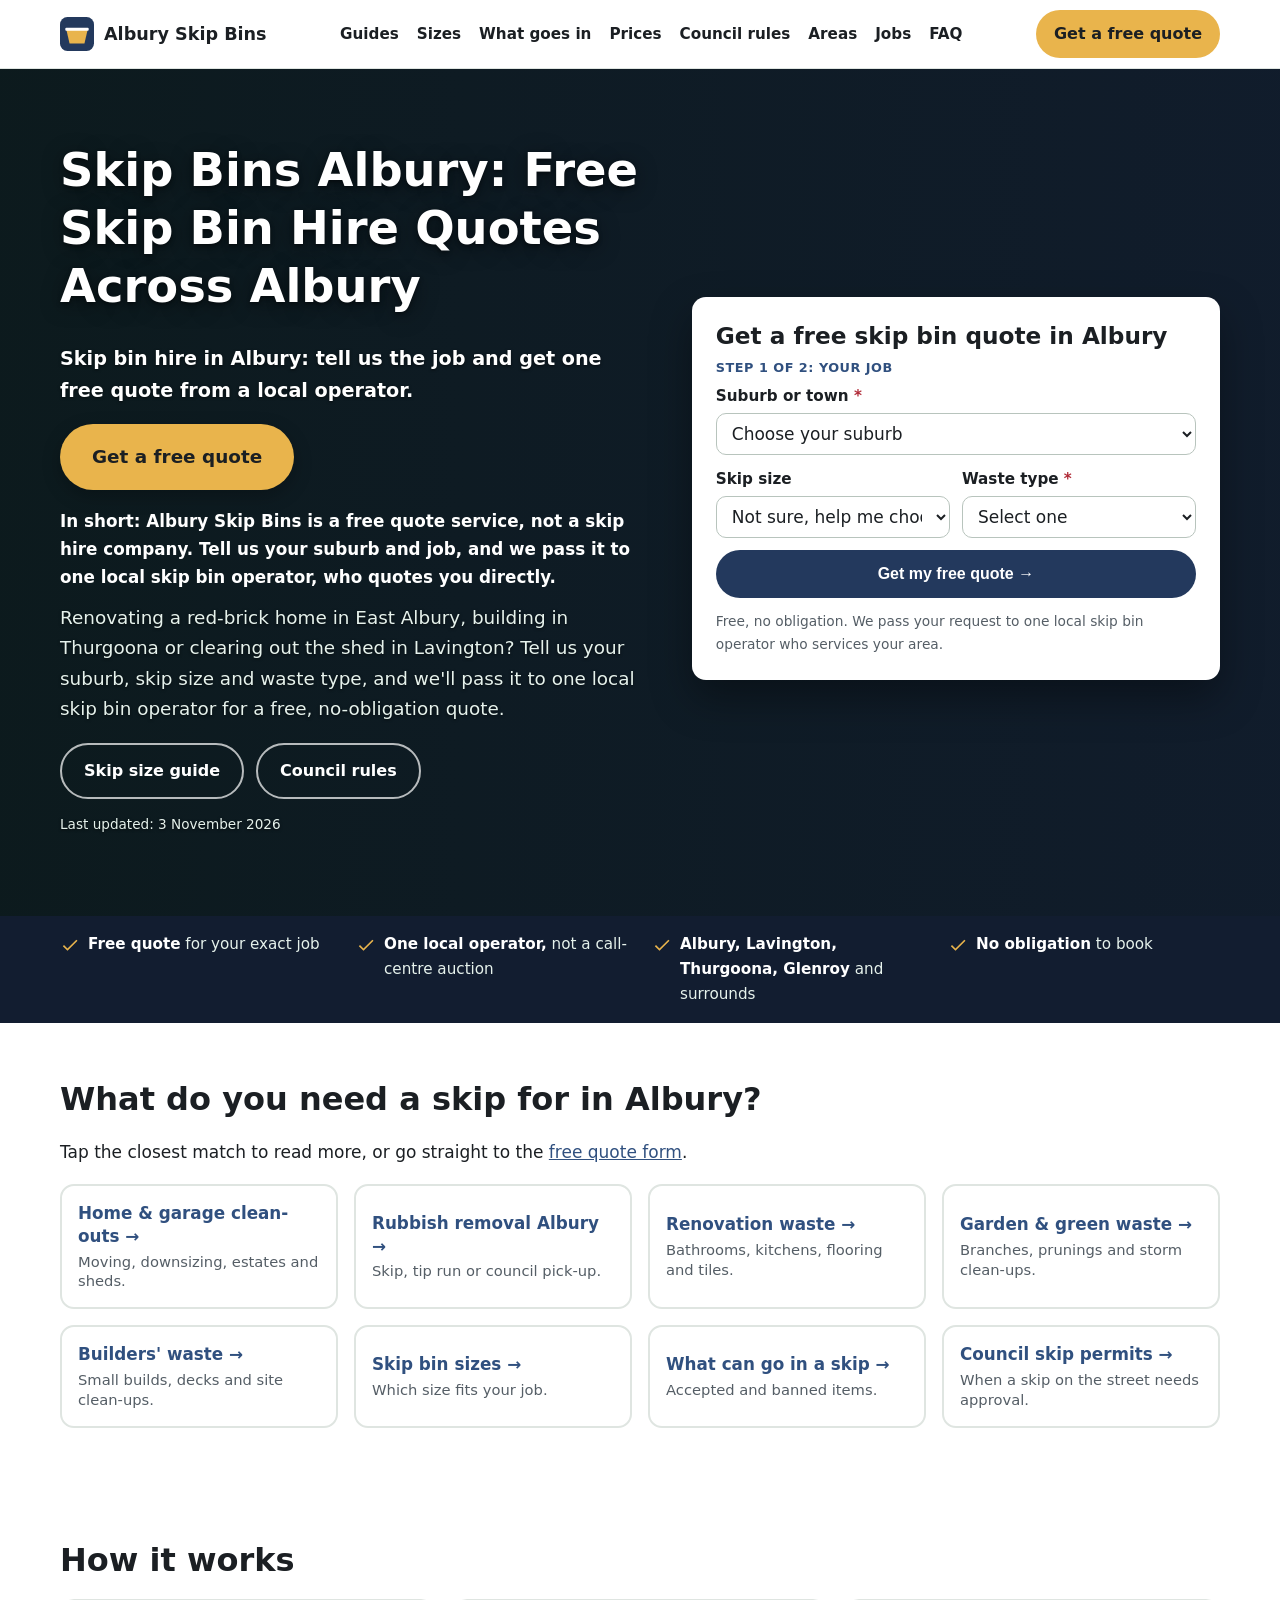
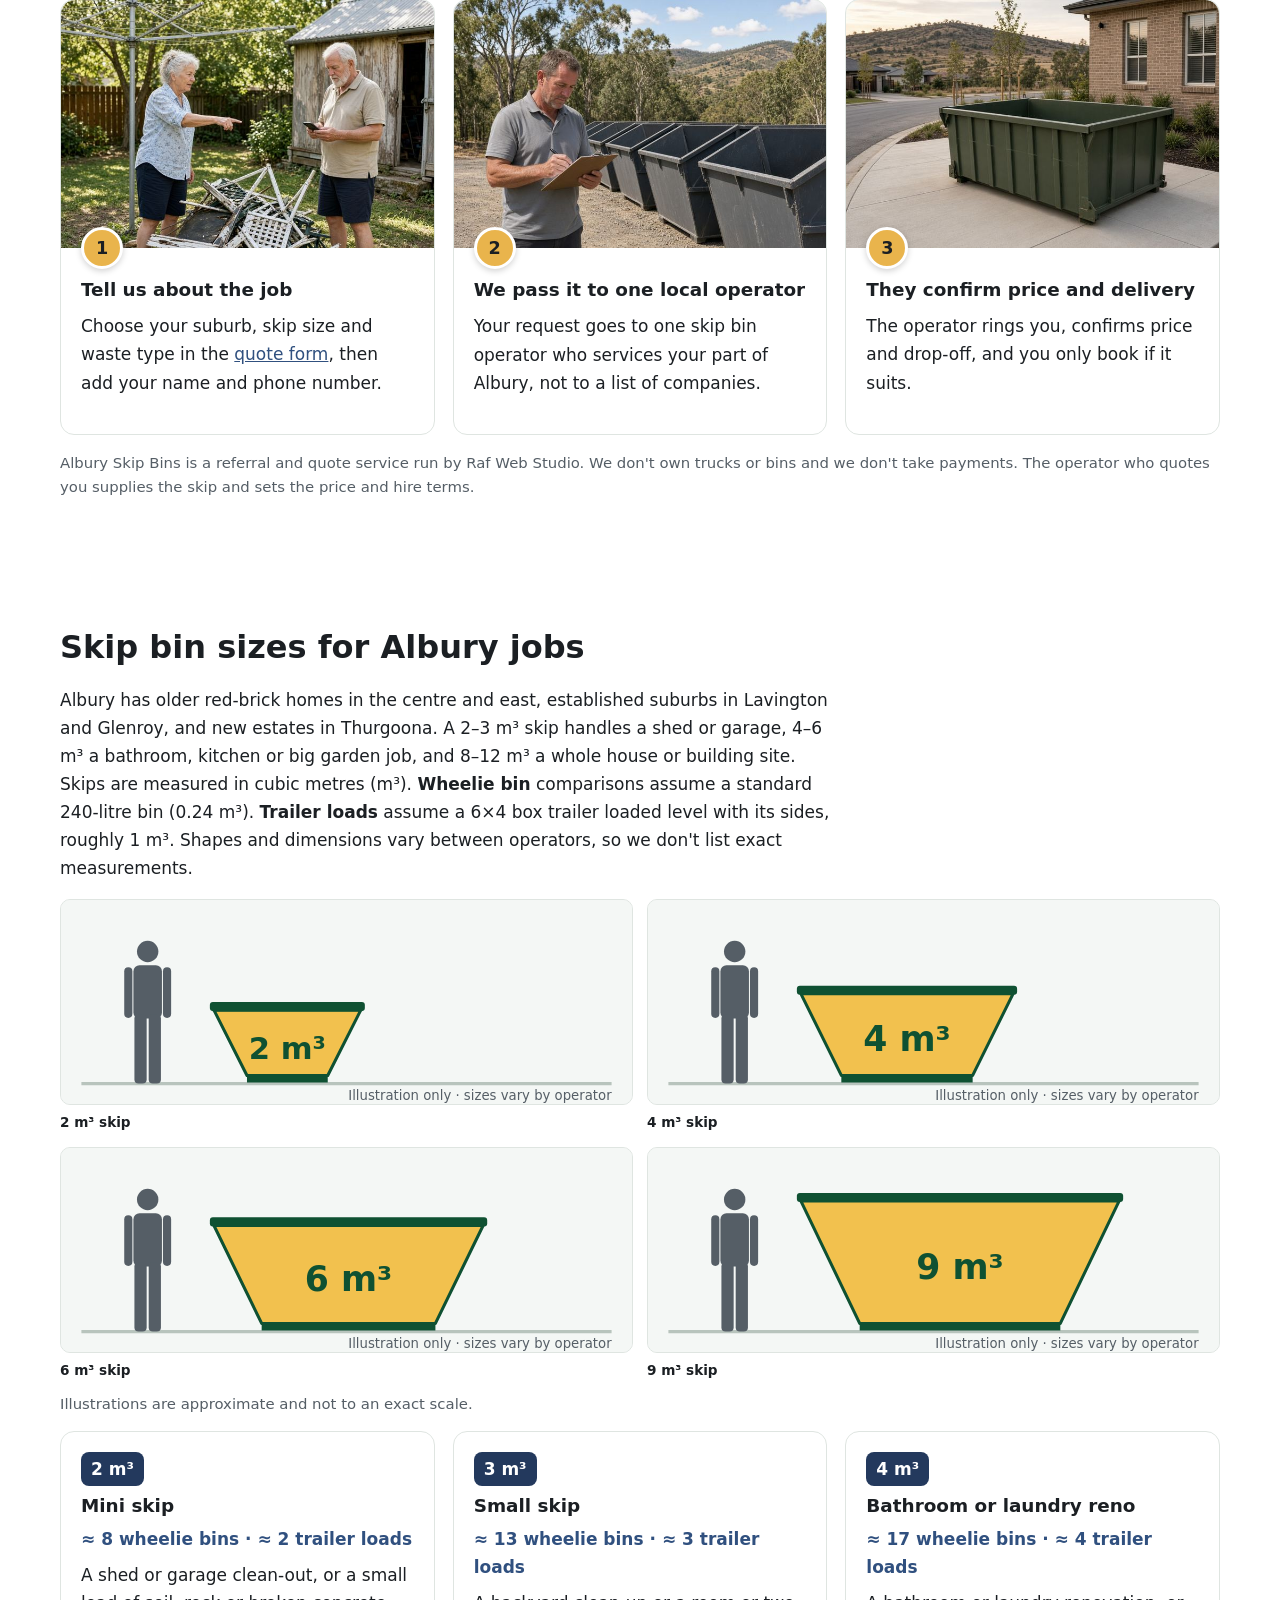
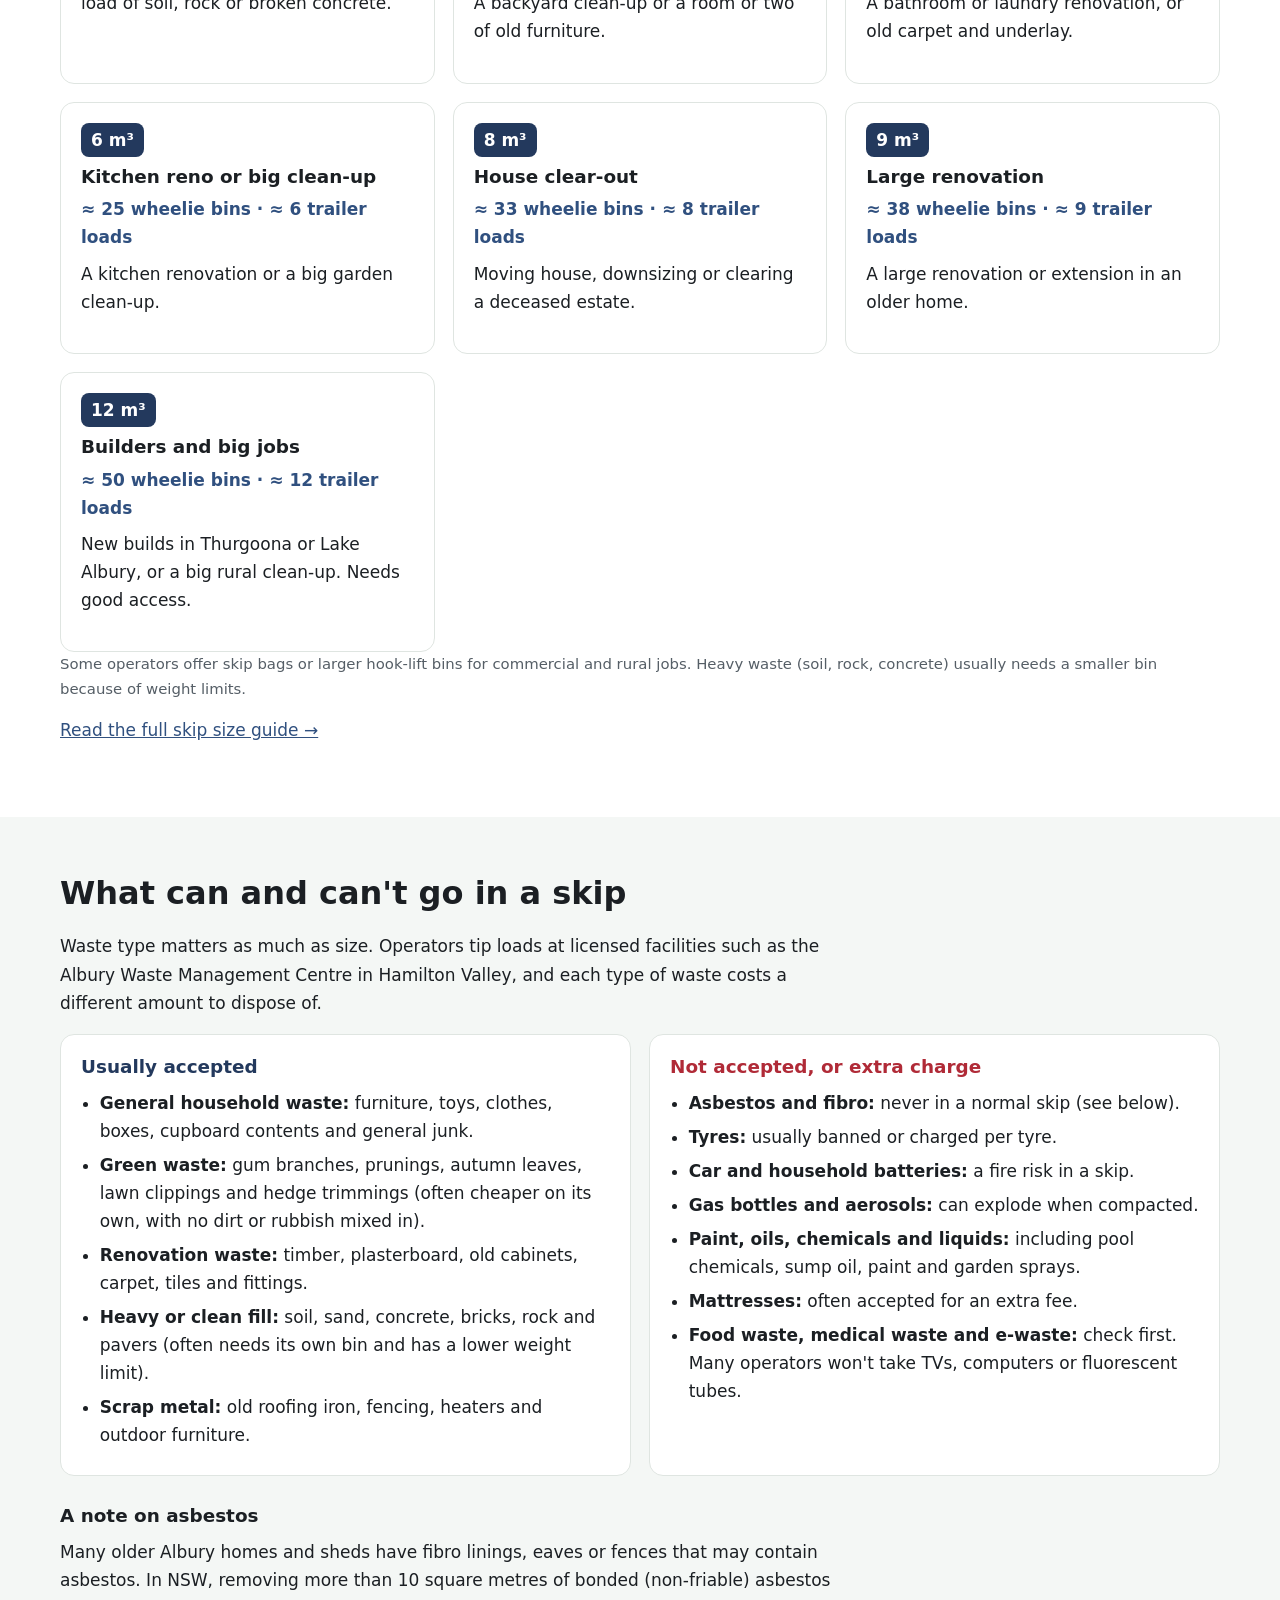
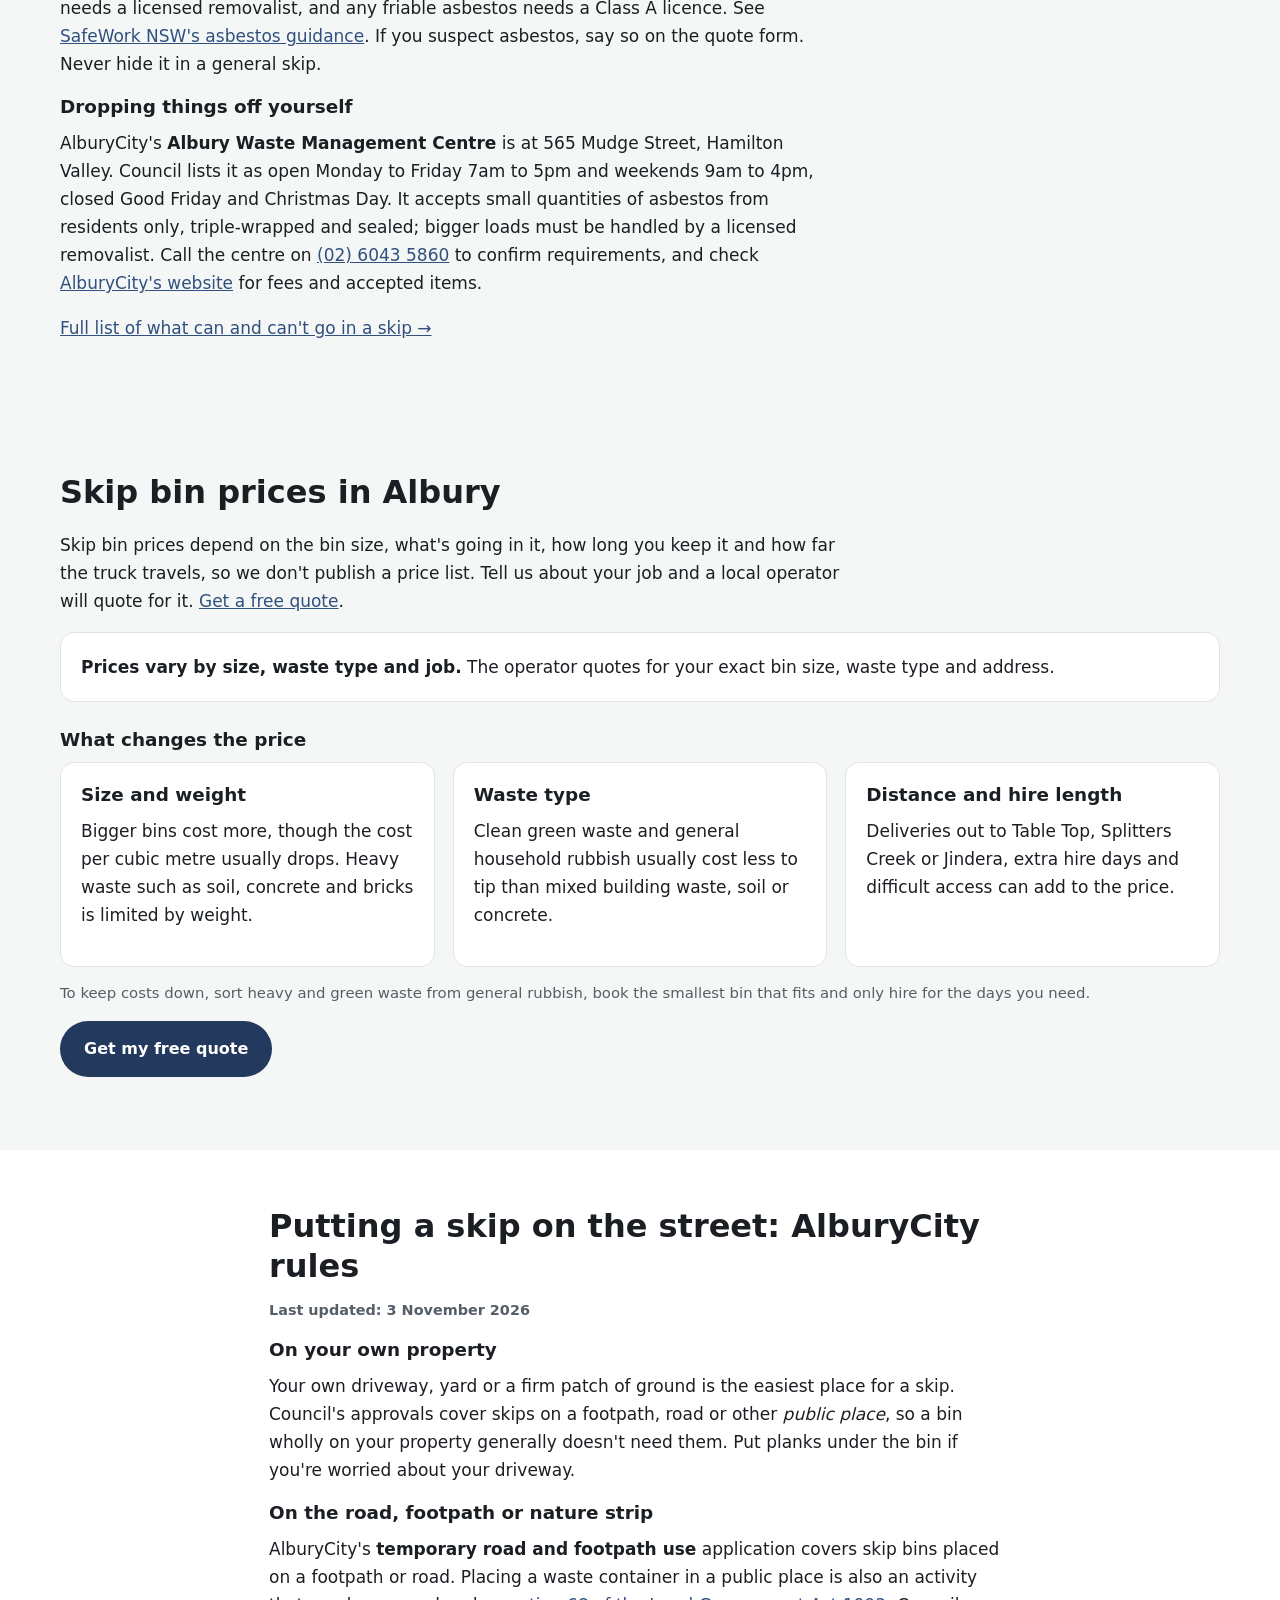
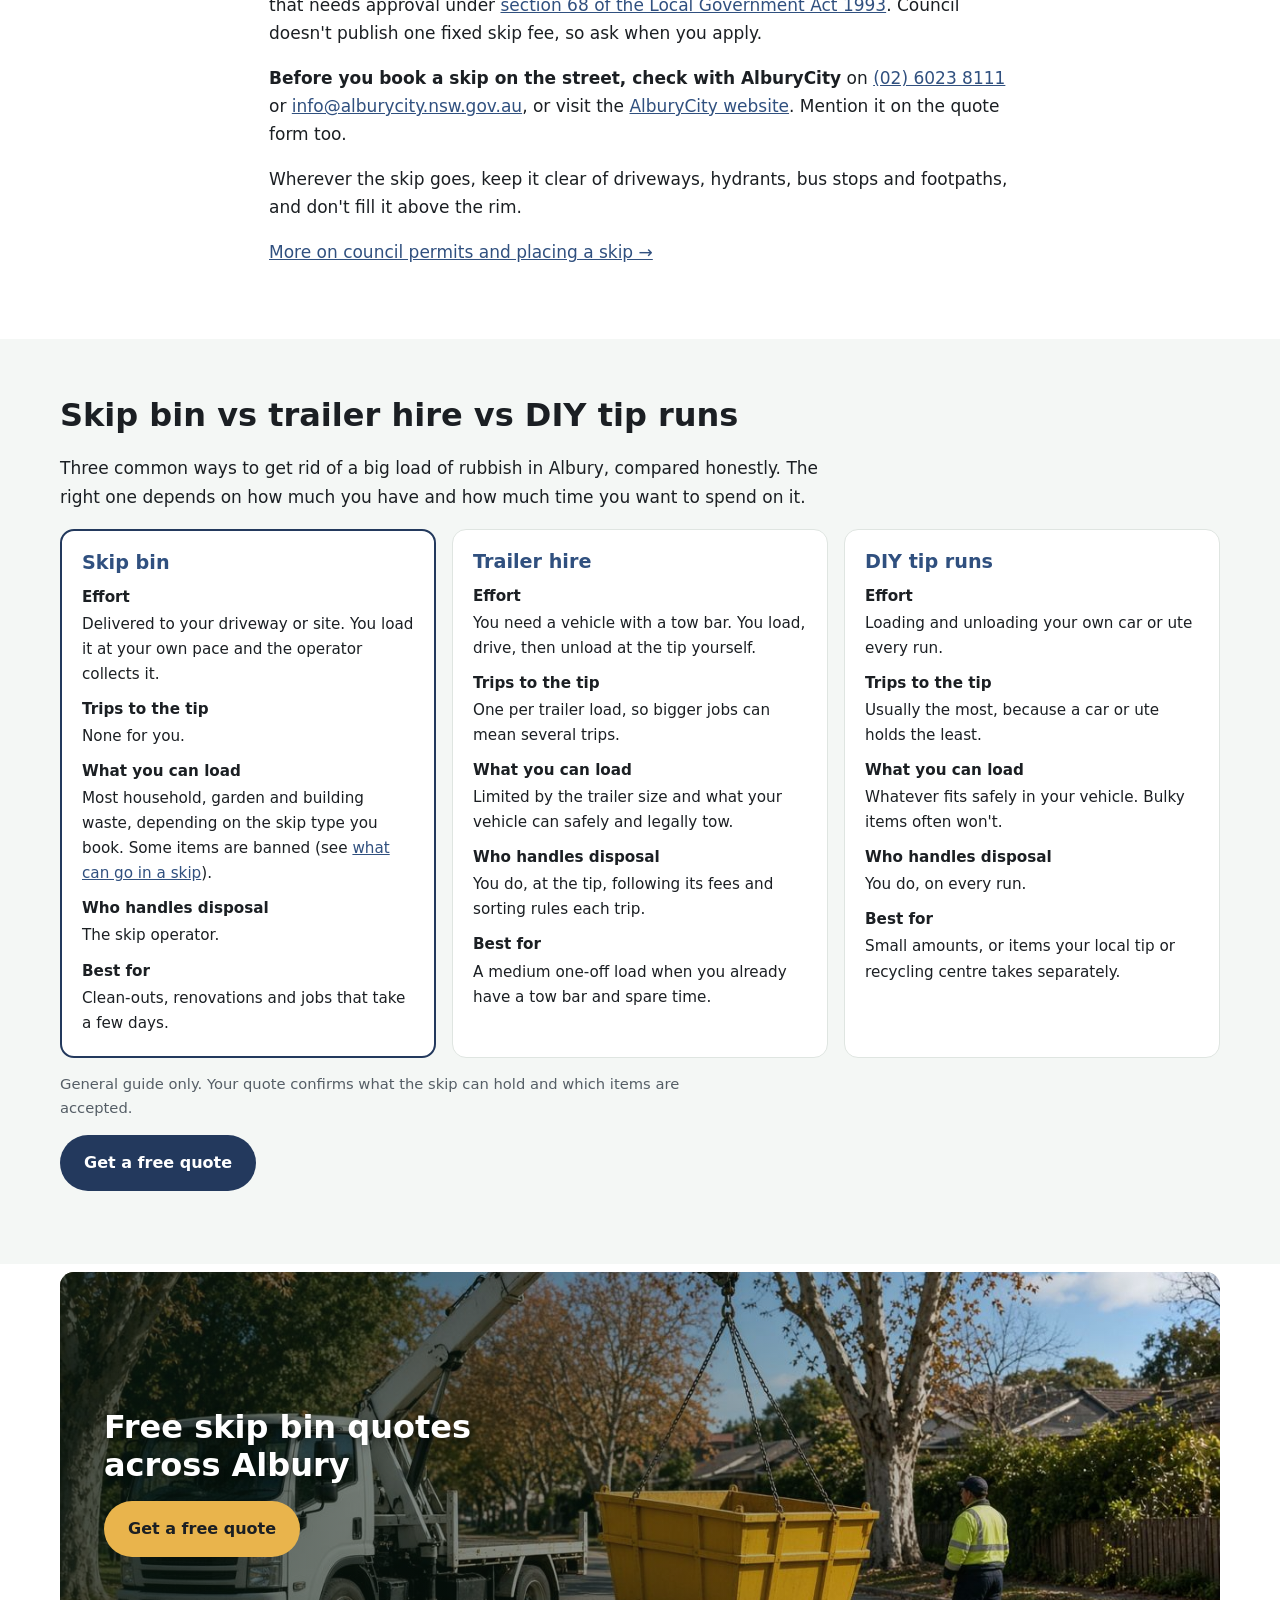
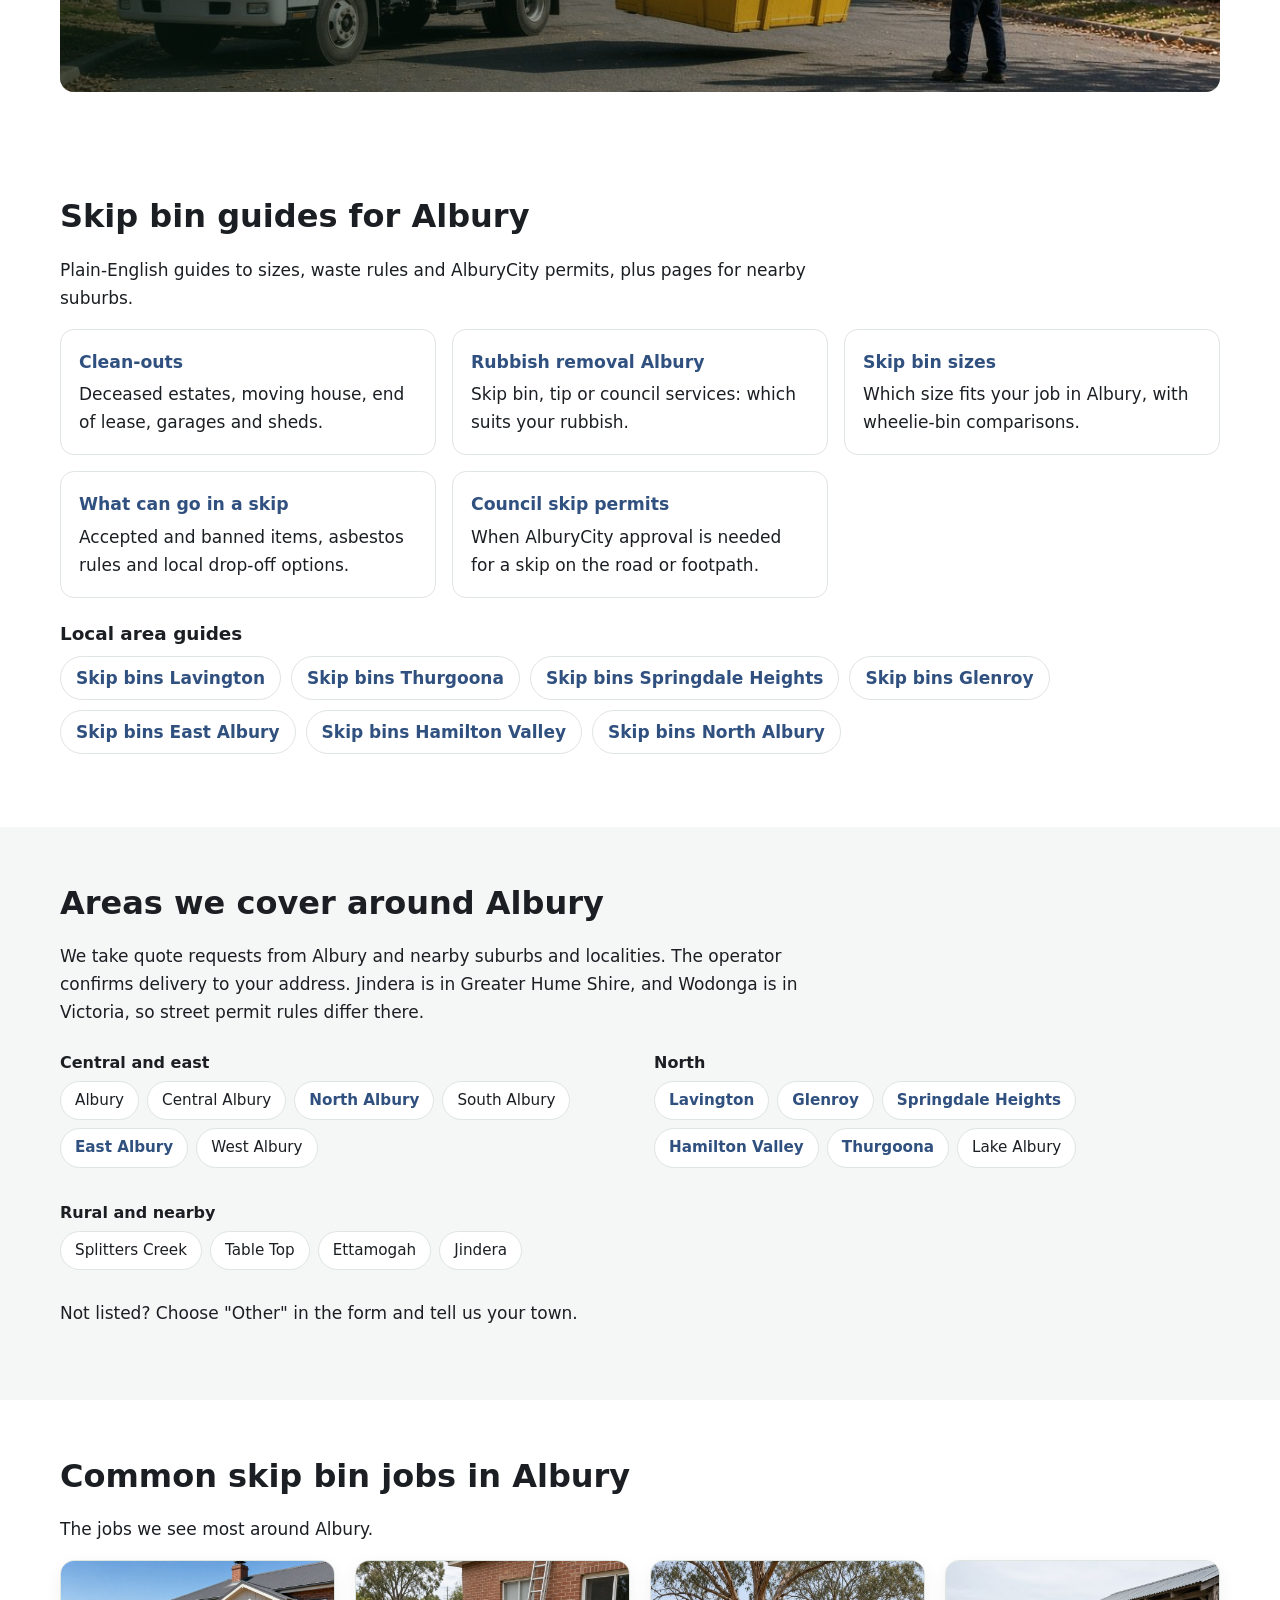
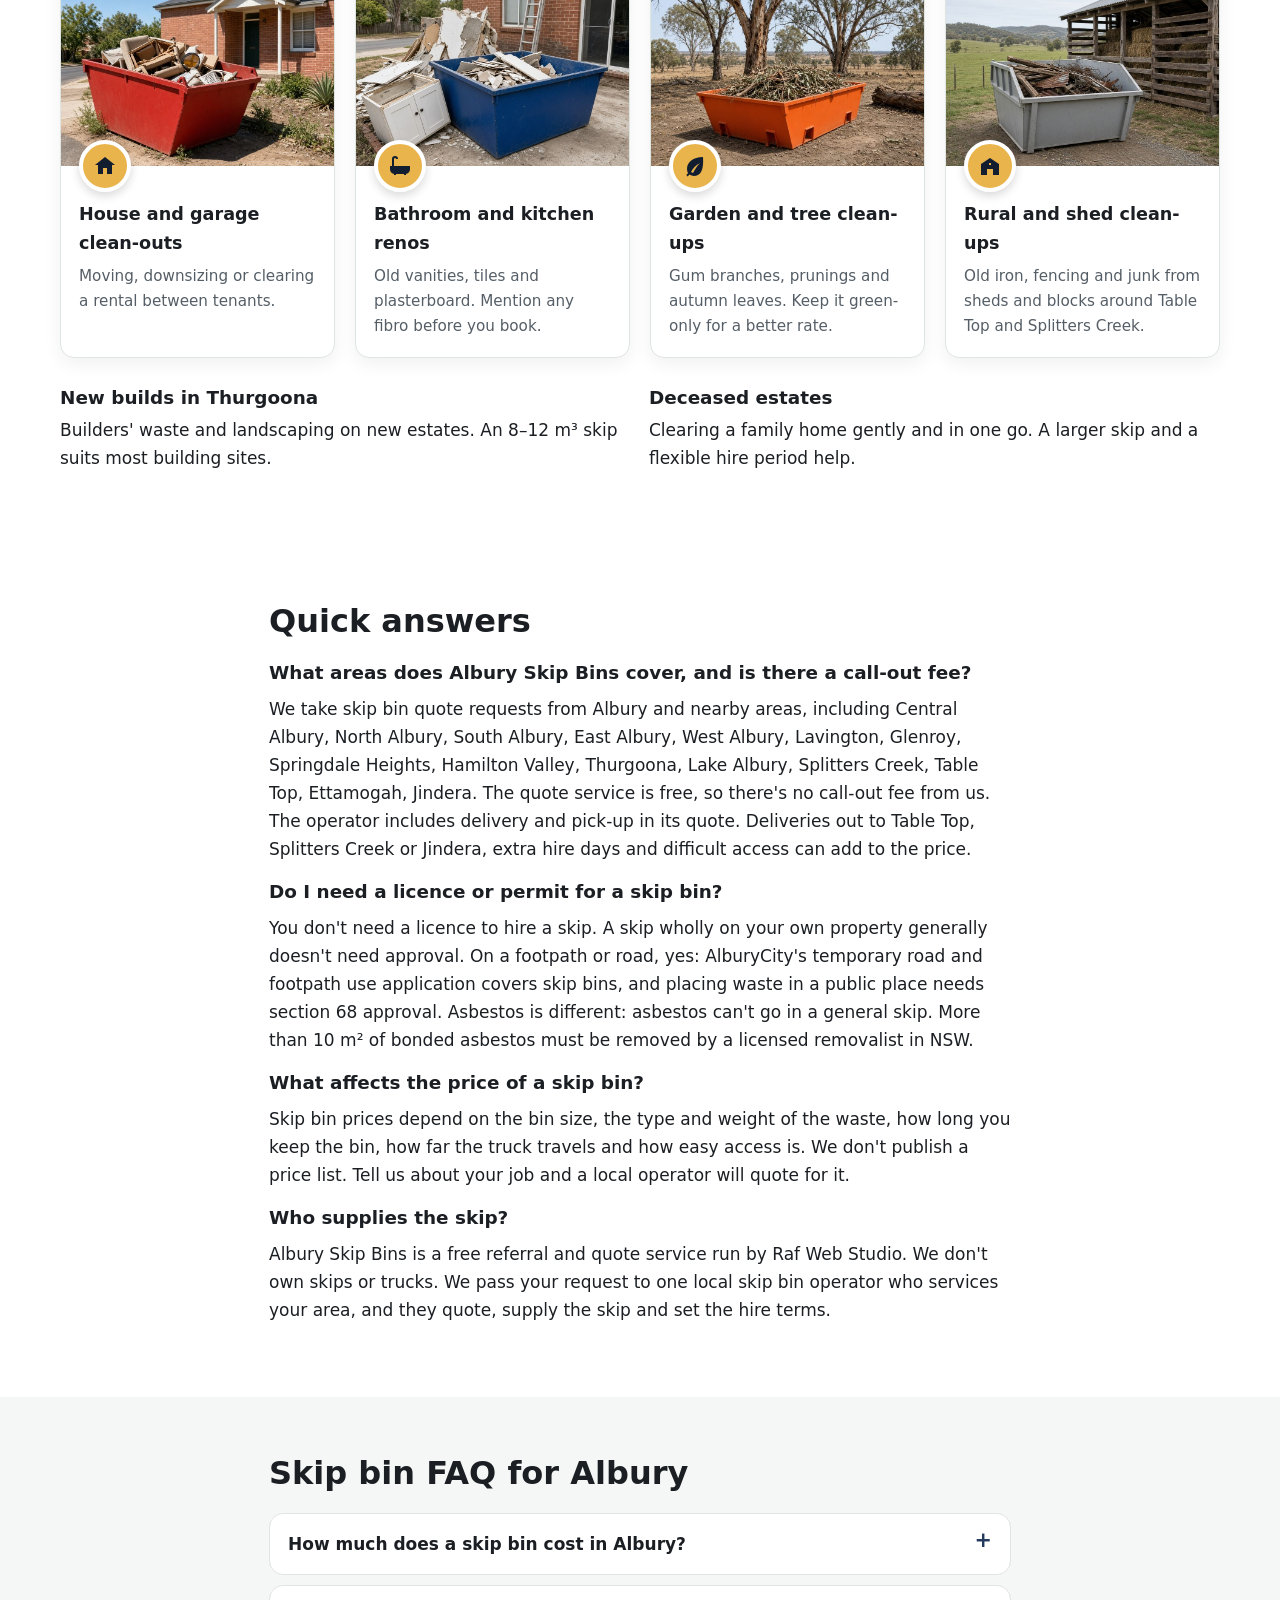
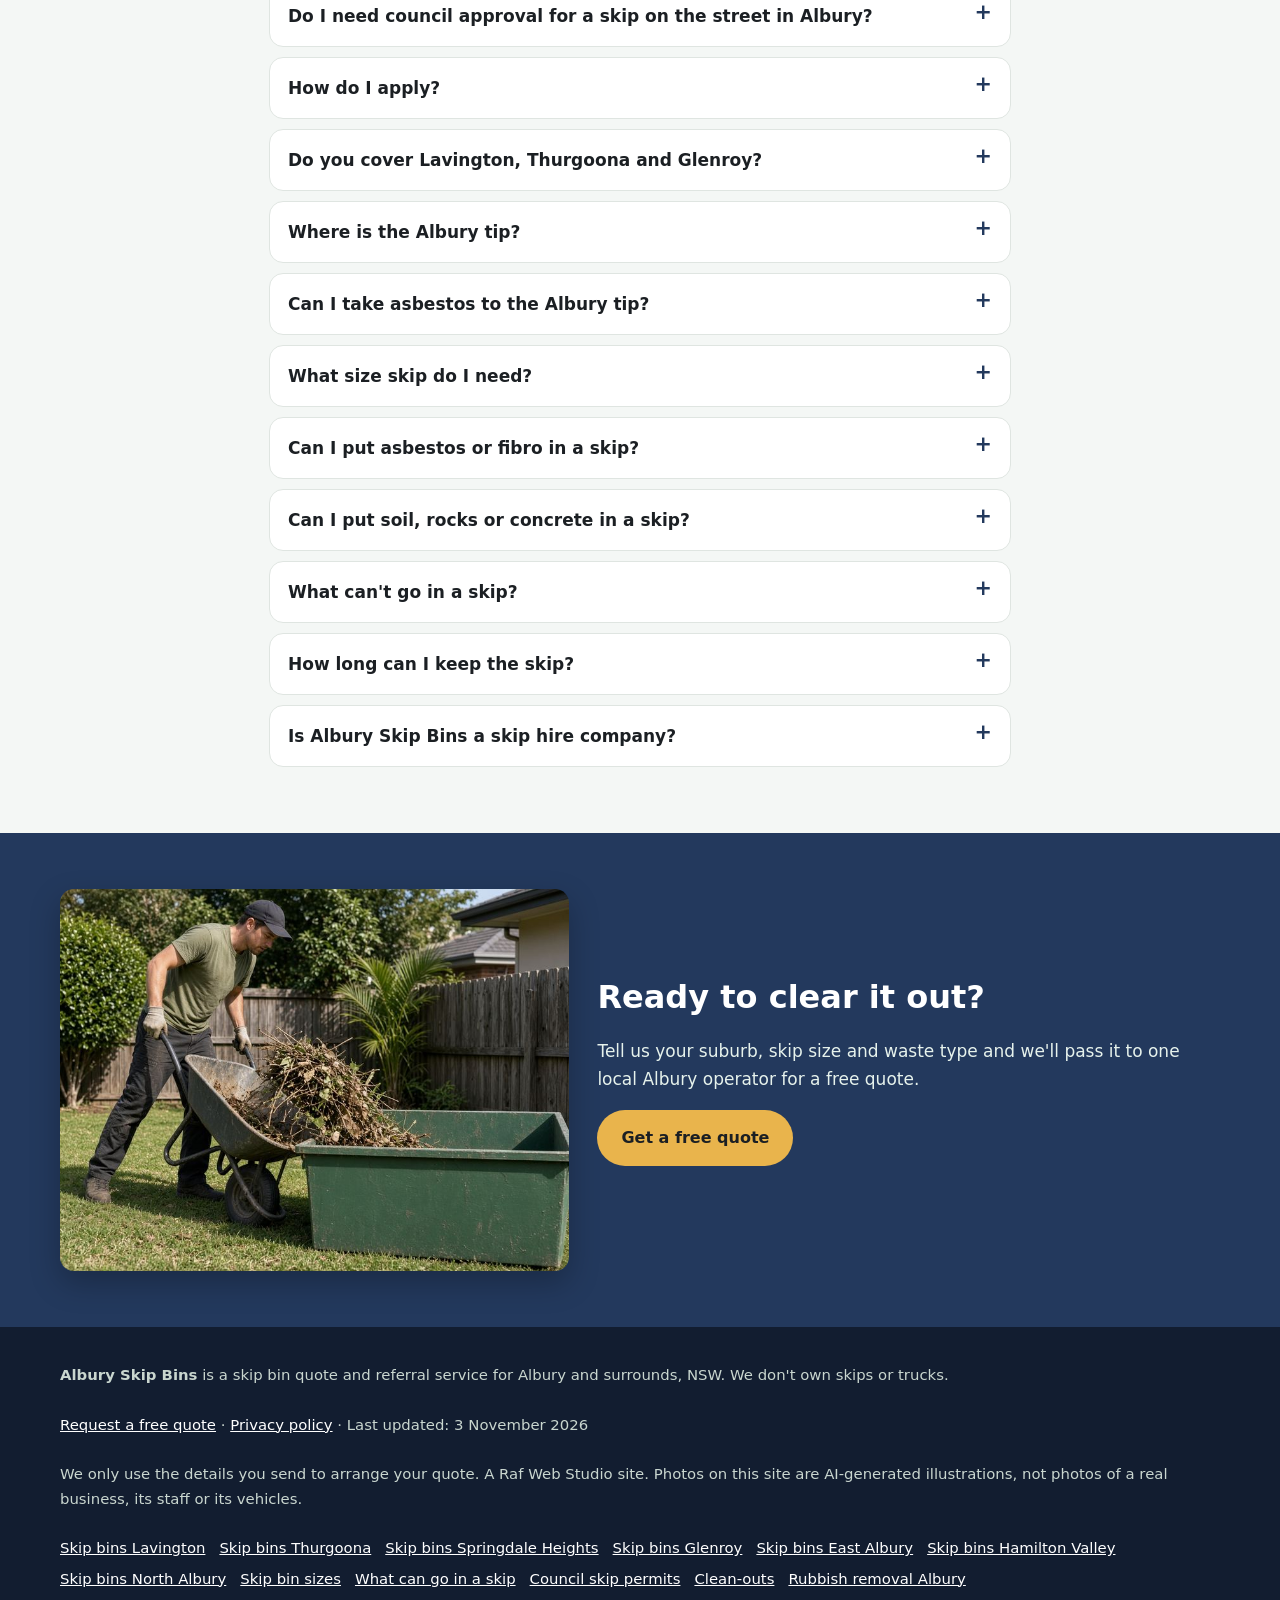
<file: index.html>
<!doctype html>
<html lang="en-AU">
<head>
<meta charset="utf-8">
<meta name="google-site-verification" content="MAMEho5ysdwikYoCjHcioCZOJJVgyDB-NQQHpvP6uvM" />
<meta name="viewport" content="width=device-width, initial-scale=1">
<title>Skip Bins Albury | Free Skip Bin Hire Quotes in Albury NSW</title>
<meta name="description" content="Skip bins in Albury, Lavington, Thurgoona, Springdale Heights, Glenroy and East Albury. Tell us your suburb, size and waste type and get a free quote from one local skip bin operator.">
<link rel="canonical" href="https://alburyskipbins.com/">
<link rel="icon" href="favicon.svg" type="image/svg+xml">
<meta name="theme-color" content="#23395d">
<meta property="og:type" content="website">
<meta property="og:locale" content="en_AU">
<meta property="og:site_name" content="Albury Skip Bins">
<meta property="og:title" content="Skip Bins Albury | Free Skip Bin Hire Quotes in Albury NSW">
<meta property="og:description" content="Free skip bin hire quotes in Albury and surrounds, from one local operator.">
<meta property="og:url" content="https://alburyskipbins.com/">
<meta property="og:image" content="https://alburyskipbins.com/img/hero.jpg">
<meta name="twitter:card" content="summary_large_image">
<meta name="twitter:image" content="https://alburyskipbins.com/img/hero.jpg">
<script>document.documentElement.classList.add('js')</script>
<link rel="stylesheet" href="styles.css">

<!-- Google tag (gtag.js) -->
<script async src="https://www.googletagmanager.com/gtag/js?id=G-NLGCCS0E47"></script>
<script>
  window.dataLayer = window.dataLayer || [];
  function gtag(){dataLayer.push(arguments);}
  gtag('js', new Date());
  gtag('config', 'G-NLGCCS0E47');
</script>

<script type="application/ld+json">
{
 "@context": "https://schema.org",
 "@type": "WebPage",
 "@id": "https://alburyskipbins.com/#webpage",
 "url": "https://alburyskipbins.com/",
 "name": "Skip Bins Albury | Free Skip Bin Hire Quotes in Albury NSW",
 "description": "Skip bins in Albury, Lavington, Thurgoona, Springdale Heights, Glenroy and East Albury. Tell us your suburb, size and waste type and get a free quote from one local skip bin operator.",
 "inLanguage": "en-AU",
 "dateModified": "2026-11-03",
 "isPartOf": {
  "@id": "https://alburyskipbins.com/#website"
 },
 "about": {
  "@id": "https://alburyskipbins.com/#business"
 }
}
</script>
<script type="application/ld+json">
{
 "@context": "https://schema.org",
 "@type": "LocalBusiness",
 "@id": "https://alburyskipbins.com/#business",
 "name": "Albury Skip Bins",
 "url": "https://alburyskipbins.com/",
 "description": "Skip bins in Albury, Lavington, Thurgoona, Springdale Heights, Glenroy and East Albury. Tell us your suburb, size and waste type and get a free quote from one local skip bin operator. A free referral and quote service run by Raf Web Studio. It doesn't own skips or trucks; one local operator quotes and supplies the skip.",
 "image": "https://alburyskipbins.com/img/hero.jpg",
 "areaServed": [
  {
   "@type": "AdministrativeArea",
   "name": "AlburyCity, NSW"
  },
  {
   "@type": "Place",
   "name": "Albury, NSW"
  },
  {
   "@type": "Place",
   "name": "North Albury, NSW"
  },
  {
   "@type": "Place",
   "name": "South Albury, NSW"
  },
  {
   "@type": "Place",
   "name": "East Albury, NSW"
  },
  {
   "@type": "Place",
   "name": "West Albury, NSW"
  },
  {
   "@type": "Place",
   "name": "Central Albury, NSW"
  },
  {
   "@type": "Place",
   "name": "Lavington, NSW"
  },
  {
   "@type": "Place",
   "name": "Glenroy, NSW"
  },
  {
   "@type": "Place",
   "name": "Springdale Heights, NSW"
  },
  {
   "@type": "Place",
   "name": "Hamilton Valley, NSW"
  },
  {
   "@type": "Place",
   "name": "Thurgoona, NSW"
  },
  {
   "@type": "Place",
   "name": "Lake Albury, NSW"
  },
  {
   "@type": "Place",
   "name": "Splitters Creek, NSW"
  },
  {
   "@type": "Place",
   "name": "Table Top, NSW"
  },
  {
   "@type": "Place",
   "name": "Ettamogah, NSW"
  },
  {
   "@type": "Place",
   "name": "Jindera, NSW"
  }
 ],
 "knowsAbout": [
  "Skip bin hire",
  "Skip bin sizes",
  "Council skip bin permits",
  "Waste disposal"
 ],
 "parentOrganization": {
  "@type": "Organization",
  "name": "Raf Web Studio"
 }
}
</script>
<script type="application/ld+json">
{
 "@context": "https://schema.org",
 "@type": "WebSite",
 "dateModified": "2026-11-03",
 "@id": "https://alburyskipbins.com/#website",
 "name": "Albury Skip Bins",
 "url": "https://alburyskipbins.com/",
 "inLanguage": "en-AU"
}
</script>
<script type="application/ld+json">
{
 "@context": "https://schema.org",
 "@type": "Service",
 "@id": "https://alburyskipbins.com/#service",
 "name": "Skip bin hire quotes in Albury",
 "serviceType": "Skip bin hire",
 "description": "Free skip bin hire quotes in Albury and surrounding suburbs. We pass your request to one local skip bin operator.",
 "url": "https://alburyskipbins.com/",
 "provider": {
  "@id": "https://alburyskipbins.com/#business"
 },
 "areaServed": [
  {
   "@type": "AdministrativeArea",
   "name": "AlburyCity, NSW"
  },
  {
   "@type": "Place",
   "name": "Albury, NSW"
  },
  {
   "@type": "Place",
   "name": "North Albury, NSW"
  },
  {
   "@type": "Place",
   "name": "South Albury, NSW"
  },
  {
   "@type": "Place",
   "name": "East Albury, NSW"
  },
  {
   "@type": "Place",
   "name": "West Albury, NSW"
  },
  {
   "@type": "Place",
   "name": "Central Albury, NSW"
  },
  {
   "@type": "Place",
   "name": "Lavington, NSW"
  },
  {
   "@type": "Place",
   "name": "Glenroy, NSW"
  },
  {
   "@type": "Place",
   "name": "Springdale Heights, NSW"
  },
  {
   "@type": "Place",
   "name": "Hamilton Valley, NSW"
  },
  {
   "@type": "Place",
   "name": "Thurgoona, NSW"
  },
  {
   "@type": "Place",
   "name": "Lake Albury, NSW"
  },
  {
   "@type": "Place",
   "name": "Splitters Creek, NSW"
  },
  {
   "@type": "Place",
   "name": "Table Top, NSW"
  },
  {
   "@type": "Place",
   "name": "Ettamogah, NSW"
  },
  {
   "@type": "Place",
   "name": "Jindera, NSW"
  }
 ]
}
</script>
<script type="application/ld+json">
{
 "@context": "https://schema.org",
 "@type": "FAQPage",
 "mainEntity": [
  {
   "@type": "Question",
   "name": "How much does a skip bin cost in Albury?",
   "acceptedAnswer": {
    "@type": "Answer",
    "text": "It depends on the size, waste type, hire period and distance. Tell us about your job and a local operator will quote for it."
   }
  },
  {
   "@type": "Question",
   "name": "Do I need council approval for a skip on the street in Albury?",
   "acceptedAnswer": {
    "@type": "Answer",
    "text": "Generally yes. AlburyCity's temporary road and footpath use application covers skip bins on a footpath or road, and placing waste in a public place needs section 68 approval. A skip wholly on your land generally doesn't need it."
   }
  },
  {
   "@type": "Question",
   "name": "How do I apply?",
   "acceptedAnswer": {
    "@type": "Answer",
    "text": "Contact AlburyCity on (02) 6023 8111 or info@alburycity.nsw.gov.au to check which application you need and the cost."
   }
  },
  {
   "@type": "Question",
   "name": "Do you cover Lavington, Thurgoona and Glenroy?",
   "acceptedAnswer": {
    "@type": "Answer",
    "text": "Yes, we take requests from across Albury, including Lavington, Thurgoona, Springdale Heights, Glenroy and East Albury. The operator confirms delivery."
   }
  },
  {
   "@type": "Question",
   "name": "Where is the Albury tip?",
   "acceptedAnswer": {
    "@type": "Answer",
    "text": "The Albury Waste Management Centre is at 565 Mudge Street, Hamilton Valley. Council lists it as open weekdays 7am to 5pm and weekends 9am to 4pm."
   }
  },
  {
   "@type": "Question",
   "name": "Can I take asbestos to the Albury tip?",
   "acceptedAnswer": {
    "@type": "Answer",
    "text": "AlburyCity says the centre accepts small quantities of asbestos from residents only, triple-wrapped and sealed. Call (02) 6043 5860 first."
   }
  },
  {
   "@type": "Question",
   "name": "What size skip do I need?",
   "acceptedAnswer": {
    "@type": "Answer",
    "text": "2–3 m³ for a shed or garage, 4 m³ for a bathroom, 6 m³ for a kitchen or big garden job, and 8–12 m³ for a house clear-out or new build."
   }
  },
  {
   "@type": "Question",
   "name": "Can I put asbestos or fibro in a skip?",
   "acceptedAnswer": {
    "@type": "Answer",
    "text": "No. Asbestos can't go in a general skip. More than 10 m² of bonded asbestos must be removed by a licensed removalist in NSW."
   }
  },
  {
   "@type": "Question",
   "name": "Can I put soil, rocks or concrete in a skip?",
   "acceptedAnswer": {
    "@type": "Answer",
    "text": "Usually, but heavy waste has weight limits and often needs its own, smaller bin. Choose \"Soil, concrete or bricks\" in the form."
   }
  },
  {
   "@type": "Question",
   "name": "What can't go in a skip?",
   "acceptedAnswer": {
    "@type": "Answer",
    "text": "Asbestos, tyres, batteries, gas bottles, chemicals, paint, oils and liquids. Mattresses and e-waste are often extra or not accepted. The operator who quotes you will confirm their list."
   }
  },
  {
   "@type": "Question",
   "name": "How long can I keep the skip?",
   "acceptedAnswer": {
    "@type": "Answer",
    "text": "Commonly a few days to a week, with extra days by arrangement with the operator."
   }
  },
  {
   "@type": "Question",
   "name": "Is Albury Skip Bins a skip hire company?",
   "acceptedAnswer": {
    "@type": "Answer",
    "text": "No. It's a free referral and quote service run by Raf Web Studio. One local operator quotes you and supplies the skip."
   }
  },
  {
   "@type": "Question",
   "name": "What areas does Albury Skip Bins cover, and is there a call-out fee?",
   "acceptedAnswer": {
    "@type": "Answer",
    "text": "We take skip bin quote requests from Albury and nearby areas, including Central Albury, North Albury, South Albury, East Albury, West Albury, Lavington, Glenroy, Springdale Heights, Hamilton Valley, Thurgoona, Lake Albury, Splitters Creek, Table Top, Ettamogah, Jindera. The quote service is free, so there's no call-out fee from us. The operator includes delivery and pick-up in its quote. Deliveries out to Table Top, Splitters Creek or Jindera, extra hire days and difficult access can add to the price."
   }
  },
  {
   "@type": "Question",
   "name": "Do I need a licence or permit for a skip bin?",
   "acceptedAnswer": {
    "@type": "Answer",
    "text": "You don't need a licence to hire a skip. A skip wholly on your own property generally doesn't need approval. On a footpath or road, yes: AlburyCity's temporary road and footpath use application covers skip bins, and placing waste in a public place needs section 68 approval. Asbestos is different: asbestos can't go in a general skip. More than 10 m² of bonded asbestos must be removed by a licensed removalist in NSW."
   }
  },
  {
   "@type": "Question",
   "name": "What affects the price of a skip bin?",
   "acceptedAnswer": {
    "@type": "Answer",
    "text": "Skip bin prices depend on the bin size, the type and weight of the waste, how long you keep the bin, how far the truck travels and how easy access is. We don't publish a price list. Tell us about your job and a local operator will quote for it."
   }
  },
  {
   "@type": "Question",
   "name": "Who supplies the skip?",
   "acceptedAnswer": {
    "@type": "Answer",
    "text": "Albury Skip Bins is a free referral and quote service run by Raf Web Studio. We don't own skips or trucks. We pass your request to one local skip bin operator who services your area, and they quote, supply the skip and set the hire terms."
   }
  }
 ]
}
</script>
<!--h3:css--><style>
.h3-tag{font-size:1.2rem;font-weight:600;margin:.2em 0 .9em;color:#fff;text-shadow:0 1px 3px rgba(0,0,0,.6);max-width:36em}
.btn-xl{font-size:1.15rem;padding:16px 30px;min-height:54px;box-shadow:0 6px 18px rgba(0,0,0,.25)}
.h3-cta{margin:0 0 18px}
.need-grid{display:grid;grid-template-columns:repeat(2,minmax(0,1fr));gap:12px;margin-top:18px}
@media(min-width:800px){.need-grid{grid-template-columns:repeat(4,minmax(0,1fr));gap:16px}}
.need-grid a{display:flex;flex-direction:column;justify-content:center;min-height:96px;padding:16px;background:#fff;border:2px solid var(--line);border-radius:var(--radius);text-decoration:none;color:var(--ink);line-height:1.35}
.need-grid a:hover,.need-grid a:focus-visible{border-color:var(--green);background:var(--soft)}
.need-grid strong{color:var(--green-2);font-size:1.05rem;margin-bottom:4px}
.need-grid strong::after{content:" \2192"}
.need-grid span{font-size:.92rem;color:var(--muted)}
.cmp{display:grid;gap:16px;margin-top:18px}
@media(min-width:900px){.cmp{grid-template-columns:repeat(3,minmax(0,1fr))}}
.cmp article{background:#fff;border:1px solid var(--line);border-radius:var(--radius);padding:20px}
.cmp article.cmp-main{border:2px solid var(--green)}
.cmp h3{margin:0 0 10px;font-size:1.2rem;color:var(--green-2)}
.cmp dl{margin:0}.cmp dt{font-weight:700;margin-top:10px;font-size:.95rem}.cmp dd{margin:2px 0 0;color:var(--ink);font-size:.95rem}
.cmp-note{font-size:.92rem;color:var(--muted);margin-top:14px;max-width:46em}
.mobile-call{transition:transform .2s ease;padding-bottom:calc(10px + env(safe-area-inset-bottom))}
.mobile-call .btn{min-height:48px;font-size:1.05rem}
.mobile-call.mc-off{transform:translateY(120%)}
@media(prefers-reduced-motion:reduce){.mobile-call{transition:none}}
</style><!--/h3:css-->
</head>
<body>
<a class="skip-link" href="#main">Skip to content</a>

<header class="site-header">
  <div class="wrap">
    <a class="brand" href="/" aria-label="Albury Skip Bins home">
      <svg viewBox="0 0 64 64" aria-hidden="true"><rect width="64" height="64" rx="14" fill="#23395d"/><path d="M12 24h40l-6 26H18z" fill="#e9b44c"/><rect x="10" y="20" width="44" height="6" rx="2" fill="#fff"/></svg>
      Albury Skip Bins
    </a>
    <nav class="nav" aria-label="Main">
      <a href="#guides">Guides</a>      <a href="#sizes">Sizes</a><a href="#waste">What goes in</a><a href="#pricing">Prices</a><a href="#council">Council rules</a><a href="#areas">Areas</a><a href="#jobs">Jobs</a><a href="#faq">FAQ</a>
    </nav>
    <a class="btn btn-call header-call" href="#quote">Get a free quote</a>
  </div>
</header>

<main id="main">
<section class="hero" aria-labelledby="h1">
  <picture class="hero-bg">
    <source media="(max-width: 700px)" srcset="img/hero-mobile.jpg" width="684" height="720">
    <img src="img/hero.jpg" width="1280" height="720" alt="Navy skip bin outside a red-brick home with gum trees and hills behind" fetchpriority="high" decoding="async">
  </picture>
  <div class="wrap hero-grid">
    <div class="hero-copy">
      <h1 id="h1">Skip Bins Albury: Free Skip Bin Hire Quotes Across Albury</h1><!--h3:hero-->
      <p class="h3-tag">Skip bin hire in Albury: tell us the job and get one free quote from a local operator.</p>
      <p class="h3-cta"><a class="btn btn-call btn-xl" href="#quote">Get a free quote</a></p><!--/h3:hero-->      <p class="summary">In short: Albury Skip Bins is a free quote service, not a skip hire company. Tell us your suburb and job, and we pass it to one local skip bin operator, who quotes you directly.</p>
      <p class="lead">Renovating a red-brick home in East Albury, building in Thurgoona or clearing out the shed in Lavington? Tell us your suburb, skip size and waste type, and we'll pass it to one local skip bin operator for a free, no-obligation quote.</p>
      <div class="ctas"><a class="btn btn-ghost" href="#sizes">Skip size guide</a><a class="btn btn-ghost" href="#council">Council rules</a></div>
      <p class="updated">Last updated: 3 November 2026</p>
    </div>
    <div class="hero-form-card" id="quote">
      <h2 id="quote-h">Get a free skip bin quote in Albury</h2>
      <form class="quote-form two-step" id="quote-form" action="https://formsubmit.co/quotes@alburyskipbins.com" method="post" novalidate>
        <input type="hidden" name="_subject" value="New quote request – alburyskipbins.com">
        <input type="hidden" name="_captcha" value="true">
        <input type="hidden" name="_template" value="table">
        <input type="hidden" name="_next" value="https://alburyskipbins.com/thanks.html">
        <input type="text" name="_honey" style="display:none" tabindex="-1" autocomplete="off" aria-hidden="true">
        <input type="hidden" name="source" value="alburyskipbins.com">
        <fieldset class="step step-1">
          <legend class="step-label">Step 1 of 2: your job</legend>
          <div class="full"><label for="suburb">Suburb or town <span class="req" aria-hidden="true">*</span></label>
            <select id="suburb" name="suburb" required><option value="">Choose your suburb</option><option>Albury</option><option>North Albury</option><option>South Albury</option><option>East Albury</option><option>West Albury</option><option>Central Albury</option><option>Lavington</option><option>Glenroy</option><option>Springdale Heights</option><option>Hamilton Valley</option><option>Thurgoona</option><option>Lake Albury</option><option>Splitters Creek</option><option>Table Top</option><option>Ettamogah</option><option>Jindera</option><option value="Other">Other (tell us below)</option></select></div>
          <div class="full other-wrap"><label for="suburb_other">Other suburb or town</label><input id="suburb_other" name="suburb_other" type="text" autocomplete="address-level2"></div>
          <div><label for="size">Skip size</label>
            <select id="size" name="skip_size"><option value="Not sure">Not sure, help me choose</option><option>Skip bag (about 1 m³)</option><option>2 m³</option><option>3 m³</option><option>4 m³</option><option>6 m³</option><option>8 m³</option><option>9 m³</option><option>10–12 m³</option><option>Larger / hook-lift</option></select></div>
          <div><label for="waste">Waste type <span class="req" aria-hidden="true">*</span></label>
            <select id="waste" name="waste_type" required><option value="">Select one</option><option>General household</option><option>Green waste</option><option>Mixed renovation / building</option><option>Soil, concrete or bricks</option><option>Mixed, not sure</option><option>May contain asbestos</option></select></div>
          <div class="full js-only"><button class="btn btn-primary btn-block" type="button" id="to-step-2">Get my free quote →</button></div>
          <p class="microcopy full">Free, no obligation. We pass your request to one local skip bin operator who services your area.</p>
          <p class="form-error full" id="step1-error" role="alert" hidden>Please choose your suburb and waste type.</p>
        </fieldset>
        <fieldset class="step step-2" id="step-2">
          <legend class="step-label">Step 2 of 2: your details</legend>
          <div><label for="name">Name <span class="req" aria-hidden="true">*</span></label><input id="name" name="name" type="text" autocomplete="name" required></div>
          <div><label for="phone">Phone <span class="req" aria-hidden="true">*</span></label><input id="phone" name="phone" type="tel" autocomplete="tel" inputmode="tel" required></div>
          <div><label for="email">Email</label><input id="email" name="email" type="email" autocomplete="email"></div>
          <div><label for="date">Delivery date</label><input id="date" name="preferred_date" type="date"></div>
          <div class="full"><label for="message">Anything else?</label><textarea id="message" name="message" rows="2" placeholder="e.g. red-brick reno, new build in Thurgoona, shed clean-out, 7 days"></textarea></div>
          <p class="consent full">By sending this form you agree we can share your details with one local skip bin operator so they can quote for your job. See our <a href="privacy.html">privacy policy</a>.</p>
          <div class="full step2-actions"><button class="btn btn-primary" type="submit">Send my quote request</button><button class="btn-link js-only" type="button" id="back-1">← Back</button></div>
        </fieldset>
      </form>
    </div>
  </div>
</section>
<section class="trust" aria-label="Why use this service">
  <ul class="wrap trust-list"><li><svg viewBox="0 0 24 24" aria-hidden="true"><path fill="currentColor" d="M9 16.2 4.8 12l-1.4 1.4L9 19 21 7l-1.4-1.4z"/></svg><span><strong>Free quote</strong> for your exact job</span></li><li><svg viewBox="0 0 24 24" aria-hidden="true"><path fill="currentColor" d="M9 16.2 4.8 12l-1.4 1.4L9 19 21 7l-1.4-1.4z"/></svg><span><strong>One local operator,</strong> not a call-centre auction</span></li><li><svg viewBox="0 0 24 24" aria-hidden="true"><path fill="currentColor" d="M9 16.2 4.8 12l-1.4 1.4L9 19 21 7l-1.4-1.4z"/></svg><span><strong>Albury, Lavington, Thurgoona, Glenroy</strong> and surrounds</span></li><li><svg viewBox="0 0 24 24" aria-hidden="true"><path fill="currentColor" d="M9 16.2 4.8 12l-1.4 1.4L9 19 21 7l-1.4-1.4z"/></svg><span><strong>No obligation</strong> to book</span></li></ul>
</section>
<!--h3:need-->
<section id="need" aria-labelledby="need-h">
  <div class="wrap">
    <h2 id="need-h">What do you need a skip for in Albury?</h2>
    <p class="intro">Tap the closest match to read more, or go straight to the <a href="#quote">free quote form</a>.</p>
    <div class="need-grid"><a href="/clean-outs/"><strong>Home &amp; garage clean-outs</strong><span>Moving, downsizing, estates and sheds.</span></a><a href="/rubbish-removal-albury/"><strong>Rubbish removal Albury</strong><span>Skip, tip run or council pick-up.</span></a><a href="#jobs"><strong>Renovation waste</strong><span>Bathrooms, kitchens, flooring and tiles.</span></a><a href="#jobs"><strong>Garden &amp; green waste</strong><span>Branches, prunings and storm clean-ups.</span></a><a href="#quote"><strong>Builders' waste</strong><span>Small builds, decks and site clean-ups.</span></a><a href="/skip-bin-sizes/"><strong>Skip bin sizes</strong><span>Which size fits your job.</span></a><a href="/what-can-go-in-a-skip/"><strong>What can go in a skip</strong><span>Accepted and banned items.</span></a><a href="/skip-bin-council-permit/"><strong>Council skip permits</strong><span>When a skip on the street needs approval.</span></a></div>
  </div>
</section>
<!--/h3:need-->
<section id="how" aria-labelledby="how-h">
  <div class="wrap">
    <h2 id="how-h">How it works</h2>
    <ol class="steps grid grid-3">
      <li class="card step-card"><span class="step-img"><img src="img/step1.jpg" width="700" height="467" loading="lazy" decoding="async" alt="Older couple in their backyard next to a Hills hoist and shed, planning a clean-out"></span><div class="step-body"><span class="step-num">1</span><h3>Tell us about the job</h3><p>Choose your suburb, skip size and waste type in the <a href="#quote">quote form</a>, then add your name and phone number.</p></div></li>
      <li class="card step-card"><span class="step-img"><img src="img/step2.jpg" width="700" height="467" loading="lazy" decoding="async" alt="Skip bin operator with a clipboard beside a row of grey skips"></span><div class="step-body"><span class="step-num">2</span><h3>We pass it to one local operator</h3><p>Your request goes to one skip bin operator who services your part of Albury, not to a list of companies.</p></div></li>
      <li class="card step-card"><span class="step-img"><img src="img/step3.jpg" width="700" height="467" loading="lazy" decoding="async" alt="Green skip bin delivered to a home on a new housing estate"></span><div class="step-body"><span class="step-num">3</span><h3>They confirm price and delivery</h3><p>The operator rings you, confirms price and drop-off, and you only book if it suits.</p></div></li>
      </ol>
    <p class="note">Albury Skip Bins is a referral and quote service run by Raf Web Studio. We don't own trucks or bins and we don't take payments. The operator who quotes you supplies the skip and sets the price and hire terms.</p>
  </div>
</section>
<section id="sizes" aria-labelledby="sizes-h">
  <div class="wrap">
    <h2 id="sizes-h">Skip bin sizes for Albury jobs</h2>
    <p class="intro">Albury has older red-brick homes in the centre and east, established suburbs in Lavington and Glenroy, and new estates in Thurgoona. A 2–3 m³ skip handles a shed or garage, 4–6 m³ a bathroom, kitchen or big garden job, and 8–12 m³ a whole house or building site. Skips are measured in cubic metres (m³). <strong>Wheelie bin</strong> comparisons assume a standard 240-litre bin (0.24 m³). <strong>Trailer loads</strong> assume a 6×4 box trailer loaded level with its sides, roughly 1 m³. Shapes and dimensions vary between operators, so we don't list exact measurements.</p>
    <div class="size-figs"><figure><img src="img/skip-2m3.svg" width="560" height="200" loading="lazy" decoding="async" alt="2 cubic metre skip bin size guide, shown next to an adult for scale"><figcaption>2 m³ skip</figcaption></figure><figure><img src="img/skip-4m3.svg" width="560" height="200" loading="lazy" decoding="async" alt="4 cubic metre skip bin size guide, shown next to an adult for scale"><figcaption>4 m³ skip</figcaption></figure><figure><img src="img/skip-6m3.svg" width="560" height="200" loading="lazy" decoding="async" alt="6 cubic metre skip bin size guide, shown next to an adult for scale"><figcaption>6 m³ skip</figcaption></figure><figure><img src="img/skip-9m3.svg" width="560" height="200" loading="lazy" decoding="async" alt="9 cubic metre skip bin size guide, shown next to an adult for scale"><figcaption>9 m³ skip</figcaption></figure></div>
    <p class="note">Illustrations are approximate and not to an exact scale.</p>
    <div class="grid grid-3 size-cards"><div class="card"><span class="size">2 m³</span><h3>Mini skip</h3><p class="equiv">≈ 8 wheelie bins · ≈ 2 trailer loads</p><p>A shed or garage clean-out, or a small load of soil, rock or broken concrete.</p></div><div class="card"><span class="size">3 m³</span><h3>Small skip</h3><p class="equiv">≈ 13 wheelie bins · ≈ 3 trailer loads</p><p>A backyard clean-up or a room or two of old furniture.</p></div><div class="card"><span class="size">4 m³</span><h3>Bathroom or laundry reno</h3><p class="equiv">≈ 17 wheelie bins · ≈ 4 trailer loads</p><p>A bathroom or laundry renovation, or old carpet and underlay.</p></div><div class="card"><span class="size">6 m³</span><h3>Kitchen reno or big clean-up</h3><p class="equiv">≈ 25 wheelie bins · ≈ 6 trailer loads</p><p>A kitchen renovation or a big garden clean-up.</p></div><div class="card"><span class="size">8 m³</span><h3>House clear-out</h3><p class="equiv">≈ 33 wheelie bins · ≈ 8 trailer loads</p><p>Moving house, downsizing or clearing a deceased estate.</p></div><div class="card"><span class="size">9 m³</span><h3>Large renovation</h3><p class="equiv">≈ 38 wheelie bins · ≈ 9 trailer loads</p><p>A large renovation or extension in an older home.</p></div><div class="card"><span class="size">12 m³</span><h3>Builders and big jobs</h3><p class="equiv">≈ 50 wheelie bins · ≈ 12 trailer loads</p><p>New builds in Thurgoona or Lake Albury, or a big rural clean-up. Needs good access.</p></div></div>
    <p class="note">Some operators offer skip bags or larger hook-lift bins for commercial and rural jobs. Heavy waste (soil, rock, concrete) usually needs a smaller bin because of weight limits.</p>
    <p><a href="/skip-bin-sizes/">Read the full skip size guide →</a></p>
  </div>
</section>
<section class="alt" id="waste" aria-labelledby="waste-h">
  <div class="wrap">
    <h2 id="waste-h">What can and can't go in a skip</h2>
    <p class="intro">Waste type matters as much as size. Operators tip loads at licensed facilities such as the Albury Waste Management Centre in Hamilton Valley, and each type of waste costs a different amount to dispose of.</p>
    <div class="grid grid-2">
      <div class="card yes">
        <h3>Usually accepted</h3>
        <ul class="clean">
          <li><strong>General household waste:</strong> furniture, toys, clothes, boxes, cupboard contents and general junk.</li>
          <li><strong>Green waste:</strong> gum branches, prunings, autumn leaves, lawn clippings and hedge trimmings (often cheaper on its own, with no dirt or rubbish mixed in).</li>
          <li><strong>Renovation waste:</strong> timber, plasterboard, old cabinets, carpet, tiles and fittings.</li>
          <li><strong>Heavy or clean fill:</strong> soil, sand, concrete, bricks, rock and pavers (often needs its own bin and has a lower weight limit).</li>
          <li><strong>Scrap metal:</strong> old roofing iron, fencing, heaters and outdoor furniture.</li>
        </ul>
      </div>
      <div class="card no">
        <h3>Not accepted, or extra charge</h3>
        <ul class="clean">
          <li><strong>Asbestos and fibro:</strong> never in a normal skip (see below).</li>
          <li><strong>Tyres:</strong> usually banned or charged per tyre.</li>
          <li><strong>Car and household batteries:</strong> a fire risk in a skip.</li>
          <li><strong>Gas bottles and aerosols:</strong> can explode when compacted.</li>
          <li><strong>Paint, oils, chemicals and liquids:</strong> including pool chemicals, sump oil, paint and garden sprays.</li>
          <li><strong>Mattresses:</strong> often accepted for an extra fee.</li>
          <li><strong>Food waste, medical waste and e-waste:</strong> check first. Many operators won't take TVs, computers or fluorescent tubes.</li>
        </ul>
      </div>
    </div>
    <h3 style="margin-top:28px">A note on asbestos</h3>
    <p class="intro">Many older Albury homes and sheds have fibro linings, eaves or fences that may contain asbestos. In NSW, removing more than 10 square metres of bonded (non-friable) asbestos needs a licensed removalist, and any friable asbestos needs a Class A licence. See <a href="https://www.safework.nsw.gov.au/hazards-a-z/asbestos" rel="noopener">SafeWork NSW's asbestos guidance</a>. If you suspect asbestos, say so on the quote form. Never hide it in a general skip.</p>
    <h3>Dropping things off yourself</h3>
    <p class="intro">AlburyCity's <strong>Albury Waste Management Centre</strong> is at 565 Mudge Street, Hamilton Valley. Council lists it as open Monday to Friday 7am to 5pm and weekends 9am to 4pm, closed Good Friday and Christmas Day. It accepts small quantities of asbestos from residents only, triple-wrapped and sealed; bigger loads must be handled by a licensed removalist. Call the centre on <a href="tel:0260435860">(02) 6043 5860</a> to confirm requirements, and check <a href="https://www.alburycity.nsw.gov.au/" rel="noopener">AlburyCity's website</a> for fees and accepted items.</p>
    <p><a href="/what-can-go-in-a-skip/">Full list of what can and can't go in a skip →</a></p>
  </div>
</section>
<section class="alt" id="pricing" aria-labelledby="pricing-h">
  <div class="wrap">
    <h2 id="pricing-h">Skip bin prices in Albury</h2>
    <p class="intro">Skip bin prices depend on the bin size, what's going in it, how long you keep it and how far the truck travels, so we don't publish a price list. Tell us about your job and a local operator will quote for it. <a href="#quote">Get a free quote</a>.</p>
    <div class="card"><p style="margin:0"><strong>Prices vary by size, waste type and job.</strong> The operator quotes for your exact bin size, waste type and address.</p></div>
    <h3 style="margin-top:26px">What changes the price</h3>
    <div class="grid grid-3">
      <div class="card"><h3>Size and weight</h3><p>Bigger bins cost more, though the cost per cubic metre usually drops. Heavy waste such as soil, concrete and bricks is limited by weight.</p></div>
      <div class="card"><h3>Waste type</h3><p>Clean green waste and general household rubbish usually cost less to tip than mixed building waste, soil or concrete.</p></div>
      <div class="card"><h3>Distance and hire length</h3><p>Deliveries out to Table Top, Splitters Creek or Jindera, extra hire days and difficult access can add to the price.</p></div>
    </div>
    <p class="note" style="margin-top:14px">To keep costs down, sort heavy and green waste from general rubbish, book the smallest bin that fits and only hire for the days you need.</p>
    <p><a class="btn btn-primary" href="#quote">Get my free quote</a></p>
  </div>
</section>
<section id="council" aria-labelledby="council-h">
  <div class="wrap intro">
    <h2 id="council-h">Putting a skip on the street: AlburyCity rules</h2>
    <p class="updated-dark">Last updated: 3 November 2026</p>
    <h3>On your own property</h3>
    <p>Your own driveway, yard or a firm patch of ground is the easiest place for a skip. Council's approvals cover skips on a footpath, road or other <em>public place</em>, so a bin wholly on your property generally doesn't need them. Put planks under the bin if you're worried about your driveway.</p>
    <h3>On the road, footpath or nature strip</h3>
    <p>AlburyCity's <strong>temporary road and footpath use</strong> application covers skip bins placed on a footpath or road. Placing a waste container in a public place is also an activity that needs approval under <a href="https://www.planningportal.nsw.gov.au/development-and-assessment/additional-approvals-applications/section-68-approvals" rel="noopener">section 68 of the Local Government Act 1993</a>. Council doesn't publish one fixed skip fee, so ask when you apply.</p>
    <p><strong>Before you book a skip on the street, check with AlburyCity</strong> on <a href="tel:0260238111">(02) 6023 8111</a> or <a href="mailto:info@alburycity.nsw.gov.au">info@alburycity.nsw.gov.au</a>, or visit the <a href="https://www.alburycity.nsw.gov.au/" rel="noopener">AlburyCity website</a>. Mention it on the quote form too.</p>
    <p>Wherever the skip goes, keep it clear of driveways, hydrants, bus stops and footpaths, and don't fill it above the rim.</p>
    <p><a href="/skip-bin-council-permit/">More on council permits and placing a skip →</a></p>
  </div>
</section>
<!--h3:compare-->
<section class="alt" id="compare" aria-labelledby="compare-h">
  <div class="wrap">
    <h2 id="compare-h">Skip bin vs trailer hire vs DIY tip runs</h2>
    <p class="intro">Three common ways to get rid of a big load of rubbish in Albury, compared honestly. The right one depends on how much you have and how much time you want to spend on it.</p>
    <div class="cmp"><article class="cmp-main"><h3>Skip bin</h3><dl><dt>Effort</dt><dd>Delivered to your driveway or site. You load it at your own pace and the operator collects it.</dd><dt>Trips to the tip</dt><dd>None for you.</dd><dt>What you can load</dt><dd>Most household, garden and building waste, depending on the skip type you book. Some items are banned (see <a href="/what-can-go-in-a-skip/">what can go in a skip</a>).</dd><dt>Who handles disposal</dt><dd>The skip operator.</dd><dt>Best for</dt><dd>Clean-outs, renovations and jobs that take a few days.</dd></dl></article><article><h3>Trailer hire</h3><dl><dt>Effort</dt><dd>You need a vehicle with a tow bar. You load, drive, then unload at the tip yourself.</dd><dt>Trips to the tip</dt><dd>One per trailer load, so bigger jobs can mean several trips.</dd><dt>What you can load</dt><dd>Limited by the trailer size and what your vehicle can safely and legally tow.</dd><dt>Who handles disposal</dt><dd>You do, at the tip, following its fees and sorting rules each trip.</dd><dt>Best for</dt><dd>A medium one-off load when you already have a tow bar and spare time.</dd></dl></article><article><h3>DIY tip runs</h3><dl><dt>Effort</dt><dd>Loading and unloading your own car or ute every run.</dd><dt>Trips to the tip</dt><dd>Usually the most, because a car or ute holds the least.</dd><dt>What you can load</dt><dd>Whatever fits safely in your vehicle. Bulky items often won't.</dd><dt>Who handles disposal</dt><dd>You do, on every run.</dd><dt>Best for</dt><dd>Small amounts, or items your local tip or recycling centre takes separately.</dd></dl></article></div>
    <p class="cmp-note">General guide only. Your quote confirms what the skip can hold and which items are accepted.</p>
    <p><a class="btn btn-primary" href="#quote">Get a free quote</a></p>
  </div>
</section>
<!--/h3:compare-->
<section class="band-wrap" aria-label="Free skip bin quotes across Albury">
  <div class="wrap">
    <div class="truck-band">
      <img src="img/band.jpg" width="1280" height="720" loading="lazy" decoding="async" alt="Yellow skip bin in a street lined with autumn plane trees">
      <div class="band-text">
        <p class="band-line">Free skip bin quotes across Albury</p>
        <a class="btn btn-call" href="#quote">Get a free quote</a>
      </div>
    </div>
  </div>
</section>
<section id="guides" aria-labelledby="guides-h">
  <div class="wrap">
    <h2 id="guides-h">Skip bin guides for Albury</h2>
    <p class="intro">Plain-English guides to sizes, waste rules and AlburyCity permits, plus pages for nearby suburbs.</p>
    <div class="guide-cards"><a href="/clean-outs/"><strong>Clean-outs</strong>Deceased estates, moving house, end of lease, garages and sheds.</a><a href="/rubbish-removal-albury/"><strong>Rubbish removal Albury</strong>Skip bin, tip or council services: which suits your rubbish.</a><a href="/skip-bin-sizes/"><strong>Skip bin sizes</strong>Which size fits your job in Albury, with wheelie-bin comparisons.</a><a href="/what-can-go-in-a-skip/"><strong>What can go in a skip</strong>Accepted and banned items, asbestos rules and local drop-off options.</a><a href="/skip-bin-council-permit/"><strong>Council skip permits</strong>When AlburyCity approval is needed for a skip on the road or footpath.</a></div>
    <h3 style="margin-top:24px">Local area guides</h3>
    <ul class="link-list"><li><a href="/skip-bins-lavington/">Skip bins Lavington</a></li><li><a href="/skip-bins-thurgoona/">Skip bins Thurgoona</a></li><li><a href="/skip-bins-springdale-heights/">Skip bins Springdale Heights</a></li><li><a href="/skip-bins-glenroy/">Skip bins Glenroy</a></li><li><a href="/skip-bins-east-albury/">Skip bins East Albury</a></li><li><a href="/skip-bins-hamilton-valley/">Skip bins Hamilton Valley</a></li><li><a href="/skip-bins-north-albury/">Skip bins North Albury</a></li></ul>
  </div>
</section>

<section class="alt" id="areas" aria-labelledby="areas-h">
  <div class="wrap">
    <h2 id="areas-h">Areas we cover around Albury</h2>
    <p class="intro">We take quote requests from Albury and nearby suburbs and localities. The operator confirms delivery to your address. Jindera is in Greater Hume Shire, and Wodonga is in Victoria, so street permit rules differ there.</p>
    <div class="area-groups"><div class="area-group"><h3>Central and east</h3><ul class="areas"><li>Albury</li><li>Central Albury</li><li><a href="/skip-bins-north-albury/">North Albury</a></li><li>South Albury</li><li><a href="/skip-bins-east-albury/">East Albury</a></li><li>West Albury</li></ul></div><div class="area-group"><h3>North</h3><ul class="areas"><li><a href="/skip-bins-lavington/">Lavington</a></li><li><a href="/skip-bins-glenroy/">Glenroy</a></li><li><a href="/skip-bins-springdale-heights/">Springdale Heights</a></li><li><a href="/skip-bins-hamilton-valley/">Hamilton Valley</a></li><li><a href="/skip-bins-thurgoona/">Thurgoona</a></li><li>Lake Albury</li></ul></div><div class="area-group"><h3>Rural and nearby</h3><ul class="areas"><li>Splitters Creek</li><li>Table Top</li><li>Ettamogah</li><li>Jindera</li></ul></div></div>
    <p class="intro">Not listed? Choose "Other" in the form and tell us your town.</p>
  </div>
</section>
<section id="jobs" aria-labelledby="jobs-h">
  <div class="wrap">
    <h2 id="jobs-h">Common skip bin jobs in Albury</h2>
    <p class="intro">The jobs we see most around Albury.</p>
    <div class="photo-cards">
      <a class="photo-card" href="#sizes">
        <span class="pc-img"><img src="img/card-home.jpg" width="900" height="675" loading="lazy" decoding="async" alt="Red skip bin outside a red-brick house during a clean-out"></span>
        <span class="pc-body"><span class="pc-icon"><svg viewBox="0 0 24 24" aria-hidden="true"><path fill="currentColor" d="M12 3 2 11h3v9h5v-6h4v6h5v-9h3z"/></svg></span><strong class="pc-title">House and garage clean-outs</strong><span class="pc-text">Moving, downsizing or clearing a rental between tenants.</span></span>
      </a>
      <a class="photo-card" href="#sizes">
        <span class="pc-img"><img src="img/card-reno.jpg" width="900" height="675" loading="lazy" decoding="async" alt="Blue skip bin with old plasterboard and a vanity from a renovation"></span>
        <span class="pc-body"><span class="pc-icon"><svg viewBox="0 0 24 24" aria-hidden="true"><path fill="currentColor" d="M4 12V5a3 3 0 0 1 6 0h-2a1 1 0 0 0-2 0v7h16v3a5 5 0 0 1-4 4.9V21h-2v-1H8v1H6v-1.1A5 5 0 0 1 2 15v-3z"/></svg></span><strong class="pc-title">Bathroom and kitchen renos</strong><span class="pc-text">Old vanities, tiles and plasterboard. Mention any fibro before you book.</span></span>
      </a>
      <a class="photo-card" href="#waste">
        <span class="pc-img"><img src="img/card-green.jpg" width="900" height="675" loading="lazy" decoding="async" alt="Orange skip bin filled with gum branches"></span>
        <span class="pc-body"><span class="pc-icon"><svg viewBox="0 0 24 24" aria-hidden="true"><path fill="currentColor" d="M20 3C10 3 4 8 4 15c0 1.6.4 3 1 4.2L3.3 21l1.4 1.4 1.8-1.8C7.8 21.5 9.3 22 11 22c6.6 0 10-6 9-19zM8 18c2-4 5-7 9-9-3 3-5 6-7 10z"/></svg></span><strong class="pc-title">Garden and tree clean-ups</strong><span class="pc-text">Gum branches, prunings and autumn leaves. Keep it green-only for a better rate.</span></span>
      </a>
      <a class="photo-card" href="#areas">
        <span class="pc-img"><img src="img/card-rural.jpg" width="900" height="675" loading="lazy" decoding="async" alt="Grey skip bin beside a hay shed on a rural property"></span>
        <span class="pc-body"><span class="pc-icon"><svg viewBox="0 0 24 24" aria-hidden="true"><path fill="currentColor" d="M3 21V10l9-6 9 6v11h-6v-6H9v6zm8-10h2V9h-2z"/></svg></span><strong class="pc-title">Rural and shed clean-ups</strong><span class="pc-text">Old iron, fencing and junk from sheds and blocks around Table Top and Splitters Creek.</span></span>
      </a>
    </div>
    <div class="grid grid-2 more-jobs"><div><h3>New builds in Thurgoona</h3><p>Builders' waste and landscaping on new estates. An 8–12 m³ skip suits most building sites.</p></div><div><h3>Deceased estates</h3><p>Clearing a family home gently and in one go. A larger skip and a flexible hire period help.</p></div></div>
  </div>
</section>
<!-- ai-answers-v1 -->
<section id="answers" aria-labelledby="answers-h">
  <div class="wrap intro">
    <h2 id="answers-h">Quick answers</h2>
    <h3>What areas does Albury Skip Bins cover, and is there a call-out fee?</h3>
    <p>We take skip bin quote requests from Albury and nearby areas, including Central Albury, North Albury, South Albury, East Albury, West Albury, Lavington, Glenroy, Springdale Heights, Hamilton Valley, Thurgoona, Lake Albury, Splitters Creek, Table Top, Ettamogah, Jindera. The quote service is free, so there&#x27;s no call-out fee from us. The operator includes delivery and pick-up in its quote. Deliveries out to Table Top, Splitters Creek or Jindera, extra hire days and difficult access can add to the price.</p>
    <h3>Do I need a licence or permit for a skip bin?</h3>
    <p>You don&#x27;t need a licence to hire a skip. A skip wholly on your own property generally doesn&#x27;t need approval. On a footpath or road, yes: AlburyCity&#x27;s temporary road and footpath use application covers skip bins, and placing waste in a public place needs section 68 approval. Asbestos is different: asbestos can&#x27;t go in a general skip. More than 10 m² of bonded asbestos must be removed by a licensed removalist in NSW.</p>
    <h3>What affects the price of a skip bin?</h3>
    <p>Skip bin prices depend on the bin size, the type and weight of the waste, how long you keep the bin, how far the truck travels and how easy access is. We don&#x27;t publish a price list. Tell us about your job and a local operator will quote for it.</p>
    <h3>Who supplies the skip?</h3>
    <p>Albury Skip Bins is a free referral and quote service run by Raf Web Studio. We don&#x27;t own skips or trucks. We pass your request to one local skip bin operator who services your area, and they quote, supply the skip and set the hire terms.</p>
  </div>
</section>

<section class="alt" id="faq" aria-labelledby="faq-h">
  <div class="wrap intro">
    <h2 id="faq-h">Skip bin FAQ for Albury</h2>
    <details><summary>How much does a skip bin cost in Albury?</summary><p>It depends on the size, waste type, hire period and distance. Tell us about your job and a local operator will quote for it.</p></details>
    <details><summary>Do I need council approval for a skip on the street in Albury?</summary><p>Generally yes. AlburyCity&#x27;s temporary road and footpath use application covers skip bins on a footpath or road, and placing waste in a public place needs section 68 approval. A skip wholly on your land generally doesn&#x27;t need it.</p></details>
    <details><summary>How do I apply?</summary><p>Contact AlburyCity on (02) 6023 8111 or info@alburycity.nsw.gov.au to check which application you need and the cost.</p></details>
    <details><summary>Do you cover Lavington, Thurgoona and Glenroy?</summary><p>Yes, we take requests from across Albury, including Lavington, Thurgoona, Springdale Heights, Glenroy and East Albury. The operator confirms delivery.</p></details>
    <details><summary>Where is the Albury tip?</summary><p>The Albury Waste Management Centre is at 565 Mudge Street, Hamilton Valley. Council lists it as open weekdays 7am to 5pm and weekends 9am to 4pm.</p></details>
    <details><summary>Can I take asbestos to the Albury tip?</summary><p>AlburyCity says the centre accepts small quantities of asbestos from residents only, triple-wrapped and sealed. Call (02) 6043 5860 first.</p></details>
    <details><summary>What size skip do I need?</summary><p>2–3 m³ for a shed or garage, 4 m³ for a bathroom, 6 m³ for a kitchen or big garden job, and 8–12 m³ for a house clear-out or new build.</p></details>
    <details><summary>Can I put asbestos or fibro in a skip?</summary><p>No. Asbestos can&#x27;t go in a general skip. More than 10 m² of bonded asbestos must be removed by a licensed removalist in NSW.</p></details>
    <details><summary>Can I put soil, rocks or concrete in a skip?</summary><p>Usually, but heavy waste has weight limits and often needs its own, smaller bin. Choose &quot;Soil, concrete or bricks&quot; in the form.</p></details>
    <details><summary>What can&#x27;t go in a skip?</summary><p>Asbestos, tyres, batteries, gas bottles, chemicals, paint, oils and liquids. Mattresses and e-waste are often extra or not accepted. The operator who quotes you will confirm their list.</p></details>
    <details><summary>How long can I keep the skip?</summary><p>Commonly a few days to a week, with extra days by arrangement with the operator.</p></details>
    <details><summary>Is Albury Skip Bins a skip hire company?</summary><p>No. It&#x27;s a free referral and quote service run by Raf Web Studio. One local operator quotes you and supplies the skip.</p></details>
    
  </div>
</section>
<section class="quote closing" aria-labelledby="close-h">
  <div class="wrap closing-grid">
    <figure class="closing-photo"><img src="img/closing.jpg" width="800" height="600" loading="lazy" decoding="async" alt="Man tipping a wheelbarrow of garden waste into a green skip bin"></figure>
    <div>
      <h2 id="close-h">Ready to clear it out?</h2>
      <p>Tell us your suburb, skip size and waste type and we'll pass it to one local Albury operator for a free quote.</p>
      <p><a class="btn btn-call" href="#quote">Get a free quote</a></p>
    </div>
  </div>
</section>
</main>

<footer class="site-footer">
  <div class="wrap">
    <p><strong>Albury Skip Bins</strong> is a skip bin quote and referral service for Albury and surrounds, NSW. We don't own skips or trucks.</p>
    <p><a href="#quote">Request a free quote</a> · <a href="privacy.html">Privacy policy</a> · Last updated: 3 November 2026</p>
    <p>We only use the details you send to arrange your quote. A Raf Web Studio site. Photos on this site are AI-generated illustrations, not photos of a real business, its staff or its vehicles.</p>
    <p class="footer-links"><a href="/skip-bins-lavington/">Skip bins Lavington</a> <a href="/skip-bins-thurgoona/">Skip bins Thurgoona</a> <a href="/skip-bins-springdale-heights/">Skip bins Springdale Heights</a> <a href="/skip-bins-glenroy/">Skip bins Glenroy</a> <a href="/skip-bins-east-albury/">Skip bins East Albury</a> <a href="/skip-bins-hamilton-valley/">Skip bins Hamilton Valley</a> <a href="/skip-bins-north-albury/">Skip bins North Albury</a> <a href="/skip-bin-sizes/">Skip bin sizes</a> <a href="/what-can-go-in-a-skip/">What can go in a skip</a> <a href="/skip-bin-council-permit/">Council skip permits</a> <a href="/clean-outs/">Clean-outs</a> <a href="/rubbish-removal-albury/">Rubbish removal Albury</a></p>
  </div>
</footer>

<div class="mobile-call" aria-label="Quick contact">
  <a class="btn btn-call" href="#quote">Get a free quote</a>
</div>
<script src="form.js" defer></script>
<!--h3:js--><script>(function(){var b=document.querySelector('.mobile-call'),q=document.getElementById('quote');if(!b||!q||!('IntersectionObserver' in window))return;new IntersectionObserver(function(e){b.classList.toggle('mc-off',e[0].isIntersecting)},{threshold:.15}).observe(q)})();</script><!--/h3:js-->
</body>
</html>
</file>
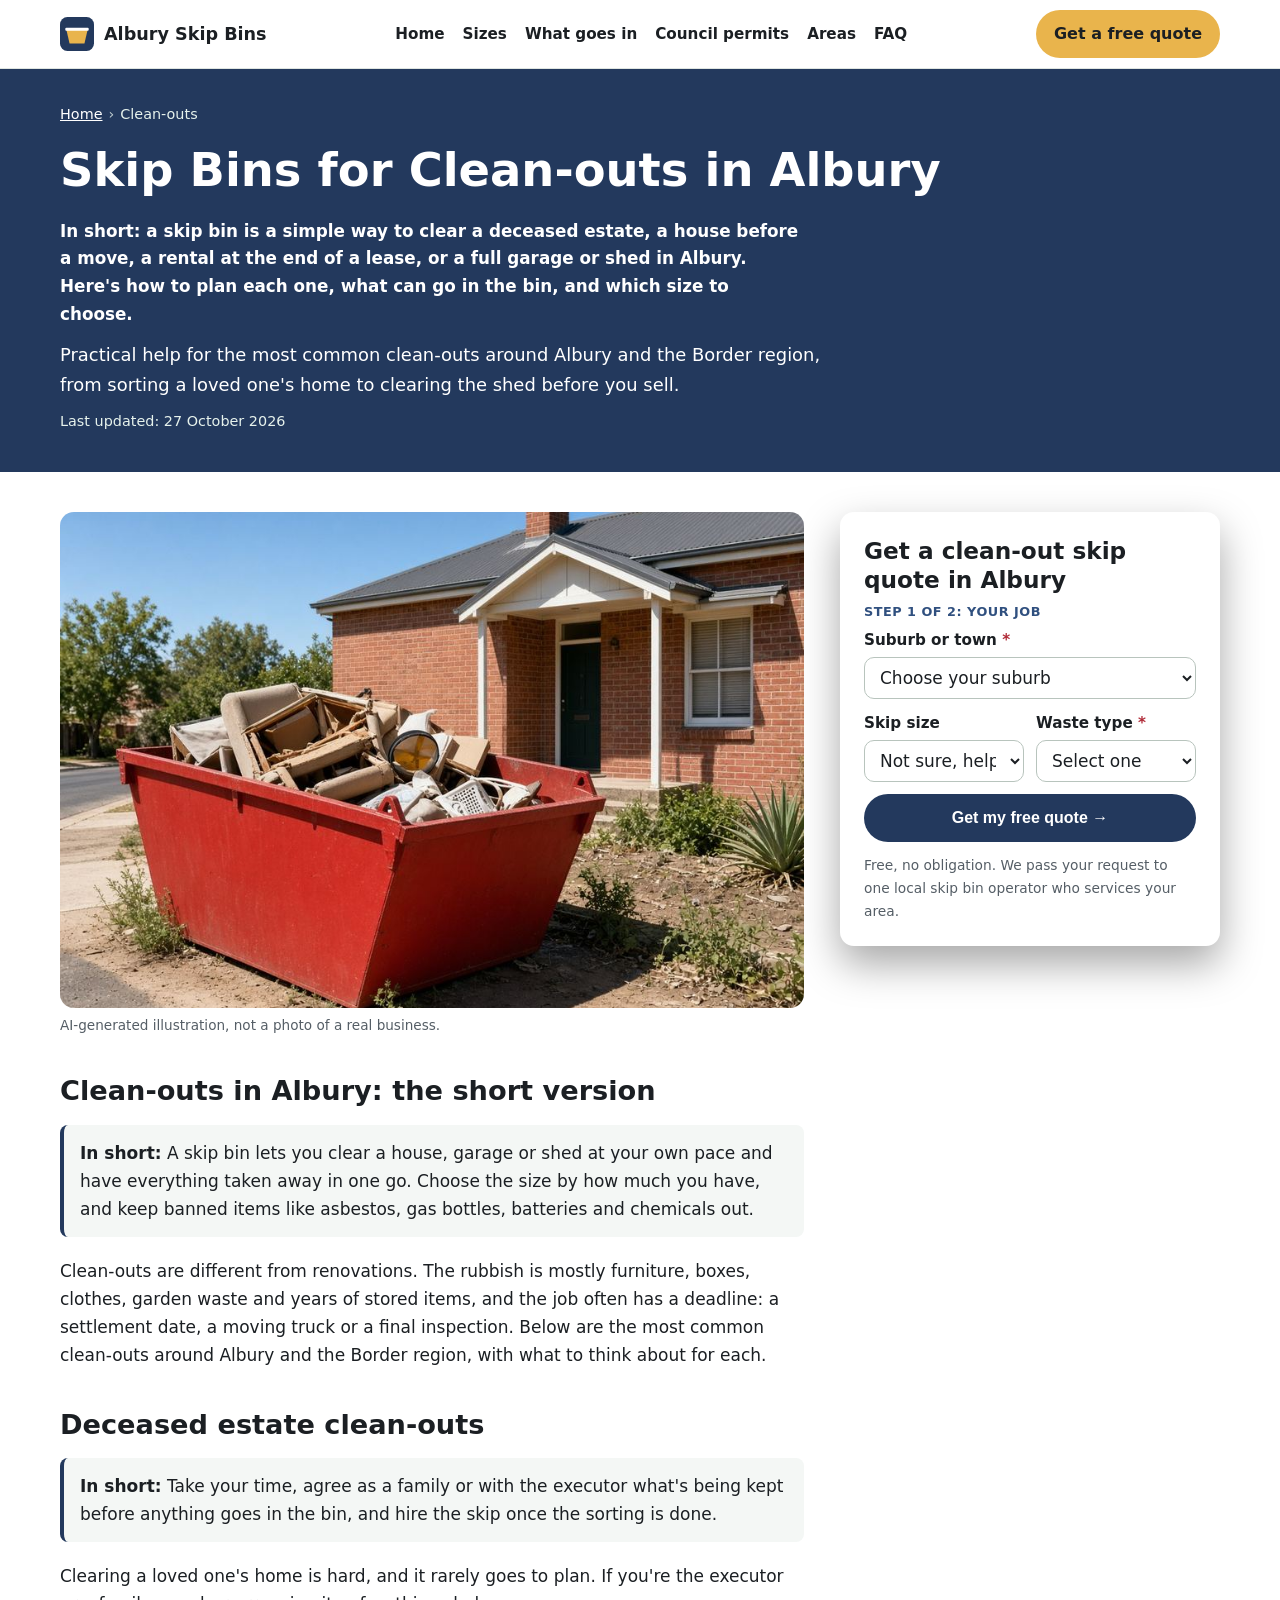
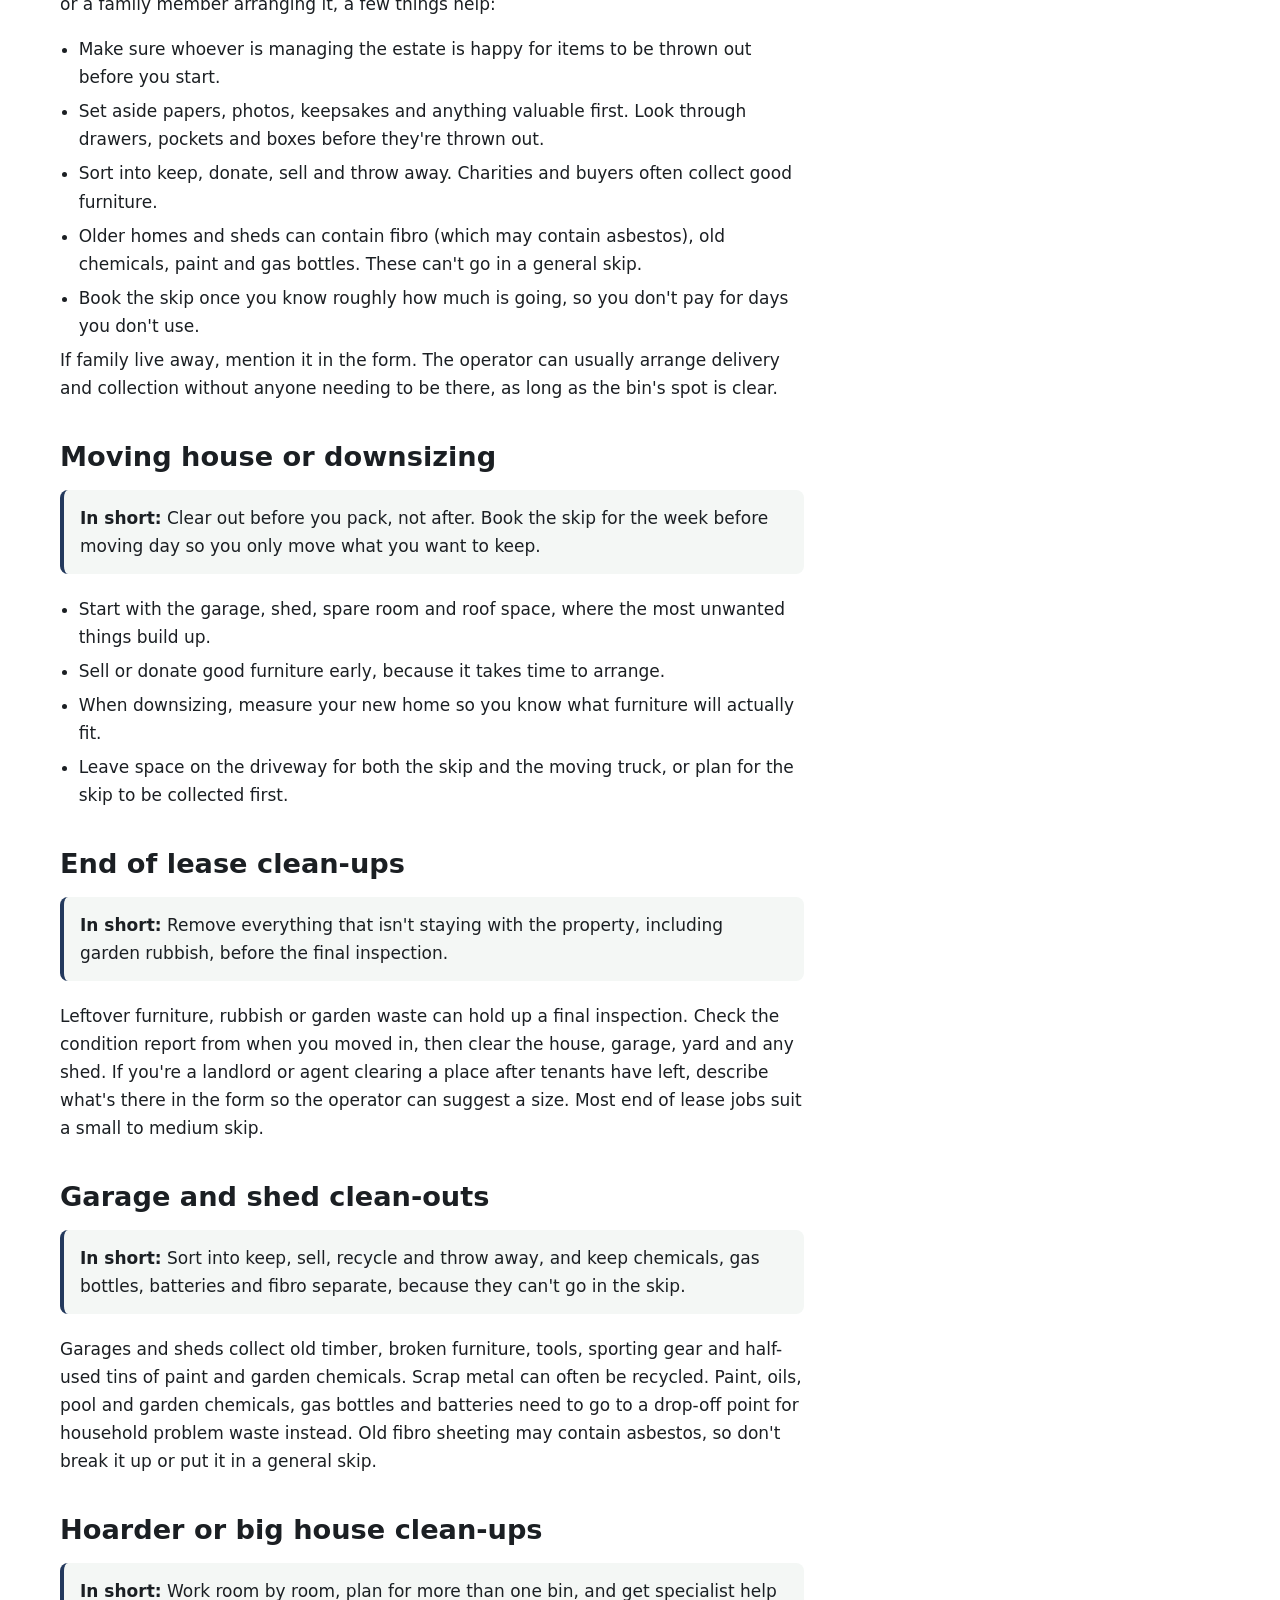
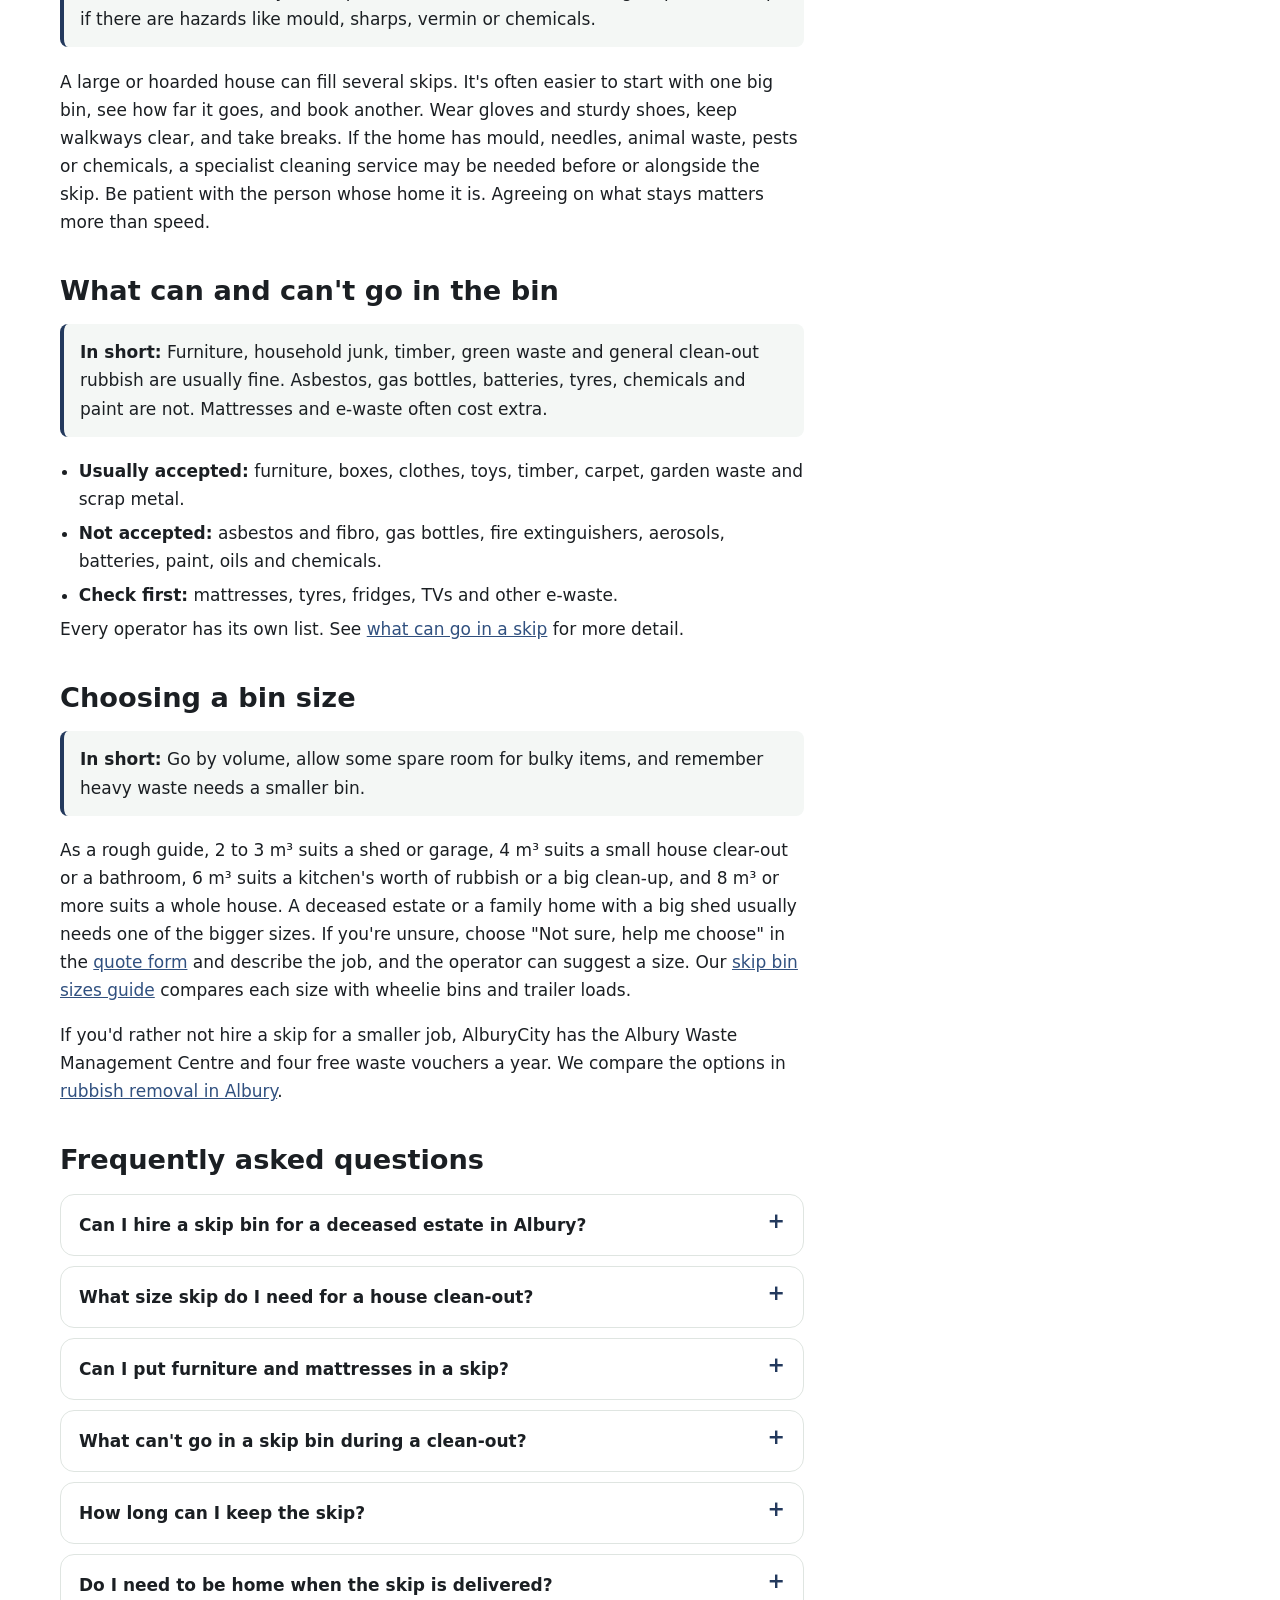
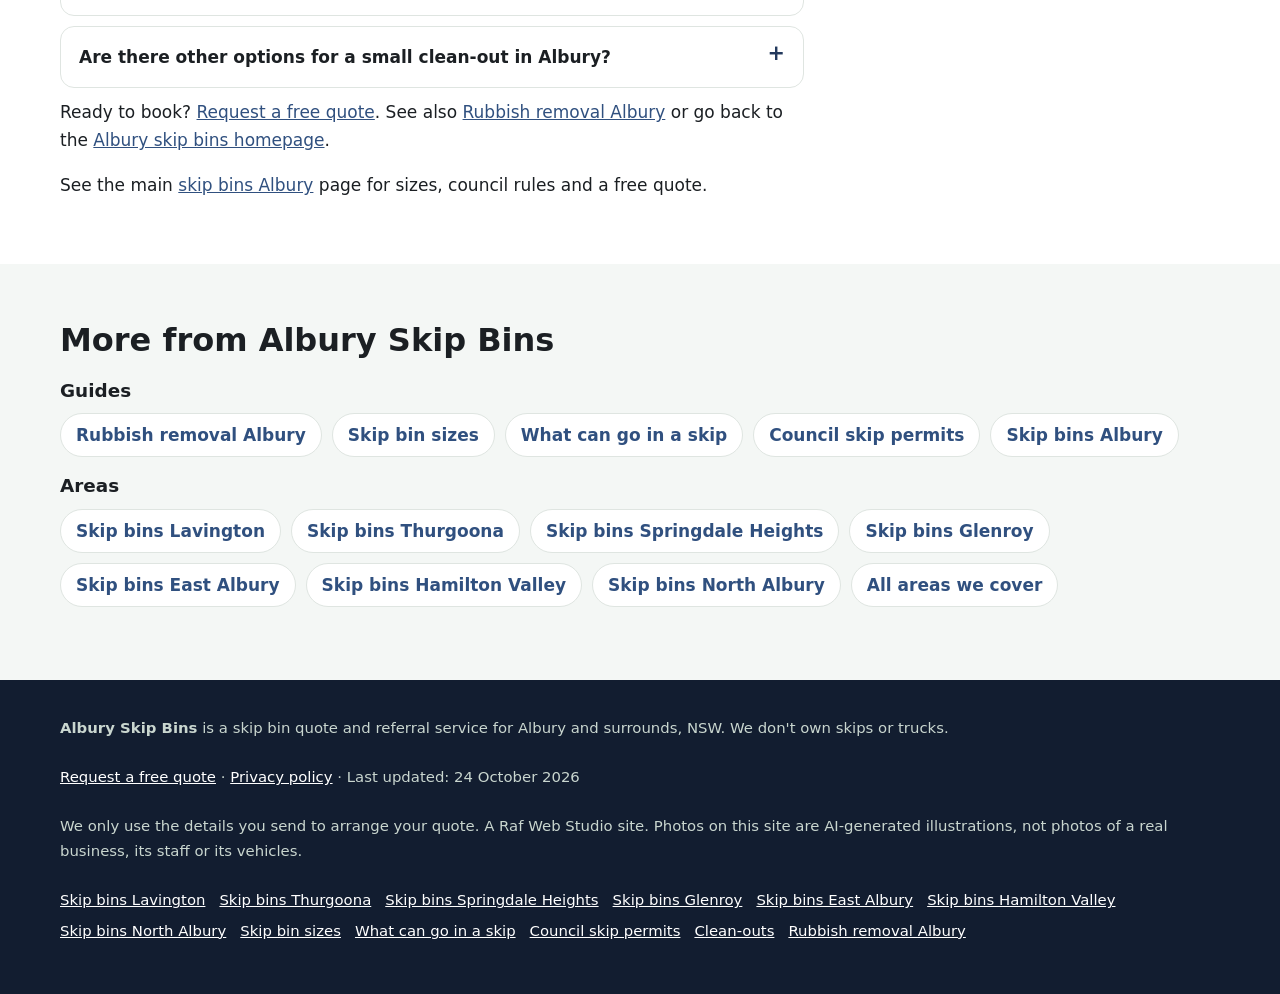
<file: clean-outs/index.html>
<!doctype html>
<html lang="en-AU">
<head>
<meta charset="utf-8">
<!-- Search Console verification meta tag goes here once the property is created -->
<meta name="viewport" content="width=device-width, initial-scale=1">
<title>Skip Bins for Clean-outs in Albury | Deceased Estates, Moving &amp; Garages</title>
<meta name="description" content="Skip bins for clean-outs in Albury: deceased estates, moving house, downsizing, end of lease, garages, sheds and big house clean-ups. Sizes, what goes in, and a free quote.">
<link rel="canonical" href="https://alburyskipbins.com/clean-outs/">
<link rel="icon" href="/favicon.svg" type="image/svg+xml">
<meta name="theme-color" content="#23395d">
<meta property="og:type" content="article">
<meta property="og:locale" content="en_AU">
<meta property="og:site_name" content="Albury Skip Bins">
<meta property="og:title" content="Skip Bins for Clean-outs in Albury | Deceased Estates, Moving &amp; Garages">
<meta property="og:description" content="Skip bins for clean-outs in Albury: deceased estates, moving house, downsizing, end of lease, garages, sheds and big house clean-ups. Sizes, what goes in, and a free quote.">
<meta property="og:url" content="https://alburyskipbins.com/clean-outs/">
<meta property="og:image" content="https://alburyskipbins.com/img/card-home.jpg">
<meta name="twitter:card" content="summary_large_image">
<script>document.documentElement.classList.add('js')</script>
<link rel="stylesheet" href="/styles.css">

<!-- Google tag (gtag.js) -->
<script async src="https://www.googletagmanager.com/gtag/js?id=G-NLGCCS0E47"></script>
<script>
  window.dataLayer = window.dataLayer || [];
  function gtag(){dataLayer.push(arguments);}
  gtag('js', new Date());
  gtag('config', 'G-NLGCCS0E47');
</script>

<script type="application/ld+json">
{
 "@context": "https://schema.org",
 "@type": "WebPage",
 "@id": "https://alburyskipbins.com/clean-outs/#webpage",
 "url": "https://alburyskipbins.com/clean-outs/",
 "name": "Skip Bins for Clean-outs in Albury | Deceased Estates, Moving & Garages",
 "description": "Skip bins for clean-outs in Albury: deceased estates, moving house, downsizing, end of lease, garages, sheds and big house clean-ups. Sizes, what goes in, and a free quote.",
 "inLanguage": "en-AU",
 "dateModified": "2026-10-27",
 "isPartOf": {
  "@id": "https://alburyskipbins.com/#website"
 }
}
</script>
<script type="application/ld+json">
{
 "@context": "https://schema.org",
 "@type": "BreadcrumbList",
 "itemListElement": [
  {
   "@type": "ListItem",
   "position": 1,
   "name": "Home",
   "item": "https://alburyskipbins.com/"
  },
  {
   "@type": "ListItem",
   "position": 2,
   "name": "Clean-outs",
   "item": "https://alburyskipbins.com/clean-outs/"
  }
 ]
}
</script>
<script type="application/ld+json">
{
 "@context": "https://schema.org",
 "@type": "Service",
 "@id": "https://alburyskipbins.com/clean-outs/#service",
 "name": "Skip bins for clean-outs in Albury",
 "serviceType": "Skip bin hire",
 "description": "Skip bins for clean-outs in Albury: deceased estates, moving house, downsizing, end of lease, garages, sheds and big house clean-ups. Sizes, what goes in, and a free quote.",
 "url": "https://alburyskipbins.com/clean-outs/",
 "provider": {
  "@type": "Organization",
  "name": "Albury Skip Bins",
  "url": "https://alburyskipbins.com/"
 },
 "areaServed": [
  {
   "@type": "Place",
   "name": "Albury, NSW"
  }
 ]
}
</script>
<script type="application/ld+json">
{
 "@context": "https://schema.org",
 "@type": "FAQPage",
 "mainEntity": [
  {
   "@type": "Question",
   "name": "Can I hire a skip bin for a deceased estate in Albury?",
   "acceptedAnswer": {
    "@type": "Answer",
    "text": "Yes. A skip is a common way to clear a deceased estate. Agree with the executor or family what's being kept before anything goes in, and tell the operator if no one will be at the property for delivery or collection."
   }
  },
  {
   "@type": "Question",
   "name": "What size skip do I need for a house clean-out?",
   "acceptedAnswer": {
    "@type": "Answer",
    "text": "As a rough guide, 2 to 3 m³ suits a shed or garage, 4 m³ suits a small house clear-out or a bathroom, 6 m³ suits a kitchen's worth of rubbish or a big clean-up, and 8 m³ or more suits a whole house. A deceased estate or a family home with a big shed usually needs one of the bigger sizes."
   }
  },
  {
   "@type": "Question",
   "name": "Can I put furniture and mattresses in a skip?",
   "acceptedAnswer": {
    "@type": "Answer",
    "text": "Furniture is usually fine. Many operators accept mattresses for an extra fee, and some don't take them. List them in the quote form so the operator can confirm."
   }
  },
  {
   "@type": "Question",
   "name": "What can't go in a skip bin during a clean-out?",
   "acceptedAnswer": {
    "@type": "Answer",
    "text": "Asbestos and fibro, gas bottles, fire extinguishers, aerosols, batteries, tyres, paint, oils and chemicals. Fridges, TVs and other e-waste may be refused or cost extra."
   }
  },
  {
   "@type": "Question",
   "name": "How long can I keep the skip?",
   "acceptedAnswer": {
    "@type": "Answer",
    "text": "Hire periods differ between operators. Most include a set number of days and charge for extra days. Tell the operator your dates when you request a quote."
   }
  },
  {
   "@type": "Question",
   "name": "Do I need to be home when the skip is delivered?",
   "acceptedAnswer": {
    "@type": "Answer",
    "text": "Usually not, as long as the spot for the bin is clear and the operator knows exactly where to put it. Add delivery notes in the form."
   }
  },
  {
   "@type": "Question",
   "name": "Are there other options for a small clean-out in Albury?",
   "acceptedAnswer": {
    "@type": "Answer",
    "text": "For a load or two, taking it to the Albury Waste Management Centre yourself, using your free digital waste vouchers, may be enough. Our rubbish removal guide compares the options."
   }
  }
 ]
}
</script>
</head>
<body>
<a class="skip-link" href="#main">Skip to content</a>

<header class="site-header">
  <div class="wrap">
    <a class="brand" href="/" aria-label="Albury Skip Bins home">
      <svg viewBox="0 0 64 64" aria-hidden="true"><rect width="64" height="64" rx="14" fill="#23395d"/><path d="M12 24h40l-6 26H18z" fill="#e9b44c"/><rect x="10" y="20" width="44" height="6" rx="2" fill="#fff"/></svg>
      Albury Skip Bins
    </a>
    <nav class="nav" aria-label="Main">
      <a href="/">Home</a>
      <a href="/skip-bin-sizes/">Sizes</a>
      <a href="/what-can-go-in-a-skip/">What goes in</a>
      <a href="/skip-bin-council-permit/">Council permits</a>
      <a href="/#areas">Areas</a>
      <a href="/#faq">FAQ</a>
    </nav>
    <a class="btn btn-call header-call" href="#quote">Get a free quote</a>
  </div>
</header>

<main id="main">
<section class="page-hero" aria-labelledby="h1">
  <div class="wrap">
    <nav class="crumbs" aria-label="Breadcrumb"><ol><li><a href="https://alburyskipbins.com/">Home</a></li><li aria-current="page">Clean-outs</li></ol></nav>
    <h1 id="h1">Skip Bins for Clean-outs in Albury</h1>
    <p class="summary">In short: a skip bin is a simple way to clear a deceased estate, a house before a move, a rental at the end of a lease, or a full garage or shed in Albury. Here&#x27;s how to plan each one, what can go in the bin, and which size to choose.</p>
    <p class="lead">Practical help for the most common clean-outs around Albury and the Border region, from sorting a loved one&#x27;s home to clearing the shed before you sell.</p>
    <p class="updated">Last updated: 27 October 2026</p>
  </div>
</section>
<div class="wrap page-grid">
  <article class="page-body">
<figure><img src="/img/card-home.jpg" width="900" height="600" style="aspect-ratio:3/2;object-fit:cover" alt="Illustration of a red skip bin outside a red-brick house during a clean-out" decoding="async"><figcaption>AI-generated illustration, not a photo of a real business.</figcaption></figure>
<h2>Clean-outs in Albury: the short version</h2>
<p class="callout"><strong>In short:</strong> A skip bin lets you clear a house, garage or shed at your own pace and have everything taken away in one go. Choose the size by how much you have, and keep banned items like asbestos, gas bottles, batteries and chemicals out.</p><p>Clean-outs are different from renovations. The rubbish is mostly furniture, boxes, clothes, garden waste and years of stored items, and the job often has a deadline: a settlement date, a moving truck or a final inspection. Below are the most common clean-outs around Albury and the Border region, with what to think about for each.</p>
<h2>Deceased estate clean-outs</h2>
<p class="callout"><strong>In short:</strong> Take your time, agree as a family or with the executor what's being kept before anything goes in the bin, and hire the skip once the sorting is done.</p><p>Clearing a loved one's home is hard, and it rarely goes to plan. If you're the executor or a family member arranging it, a few things help:</p><ul class="clean"><li>Make sure whoever is managing the estate is happy for items to be thrown out before you start.</li><li>Set aside papers, photos, keepsakes and anything valuable first. Look through drawers, pockets and boxes before they're thrown out.</li><li>Sort into keep, donate, sell and throw away. Charities and buyers often collect good furniture.</li><li>Older homes and sheds can contain fibro (which may contain asbestos), old chemicals, paint and gas bottles. These can't go in a general skip.</li><li>Book the skip once you know roughly how much is going, so you don't pay for days you don't use.</li></ul><p>If family live away, mention it in the form. The operator can usually arrange delivery and collection without anyone needing to be there, as long as the bin's spot is clear.</p>
<h2>Moving house or downsizing</h2>
<p class="callout"><strong>In short:</strong> Clear out before you pack, not after. Book the skip for the week before moving day so you only move what you want to keep.</p><ul class="clean"><li>Start with the garage, shed, spare room and roof space, where the most unwanted things build up.</li><li>Sell or donate good furniture early, because it takes time to arrange.</li><li>When downsizing, measure your new home so you know what furniture will actually fit.</li><li>Leave space on the driveway for both the skip and the moving truck, or plan for the skip to be collected first.</li></ul>
<h2>End of lease clean-ups</h2>
<p class="callout"><strong>In short:</strong> Remove everything that isn't staying with the property, including garden rubbish, before the final inspection.</p><p>Leftover furniture, rubbish or garden waste can hold up a final inspection. Check the condition report from when you moved in, then clear the house, garage, yard and any shed. If you're a landlord or agent clearing a place after tenants have left, describe what's there in the form so the operator can suggest a size. Most end of lease jobs suit a small to medium skip.</p>
<h2>Garage and shed clean-outs</h2>
<p class="callout"><strong>In short:</strong> Sort into keep, sell, recycle and throw away, and keep chemicals, gas bottles, batteries and fibro separate, because they can't go in the skip.</p><p>Garages and sheds collect old timber, broken furniture, tools, sporting gear and half-used tins of paint and garden chemicals. Scrap metal can often be recycled. Paint, oils, pool and garden chemicals, gas bottles and batteries need to go to a drop-off point for household problem waste instead. Old fibro sheeting may contain asbestos, so don't break it up or put it in a general skip.</p>
<h2>Hoarder or big house clean-ups</h2>
<p class="callout"><strong>In short:</strong> Work room by room, plan for more than one bin, and get specialist help if there are hazards like mould, sharps, vermin or chemicals.</p><p>A large or hoarded house can fill several skips. It's often easier to start with one big bin, see how far it goes, and book another. Wear gloves and sturdy shoes, keep walkways clear, and take breaks. If the home has mould, needles, animal waste, pests or chemicals, a specialist cleaning service may be needed before or alongside the skip. Be patient with the person whose home it is. Agreeing on what stays matters more than speed.</p>
<h2>What can and can&#x27;t go in the bin</h2>
<p class="callout"><strong>In short:</strong> Furniture, household junk, timber, green waste and general clean-out rubbish are usually fine. Asbestos, gas bottles, batteries, tyres, chemicals and paint are not. Mattresses and e-waste often cost extra.</p><ul class="clean"><li><strong>Usually accepted:</strong> furniture, boxes, clothes, toys, timber, carpet, garden waste and scrap metal.</li><li><strong>Not accepted:</strong> asbestos and fibro, gas bottles, fire extinguishers, aerosols, batteries, paint, oils and chemicals.</li><li><strong>Check first:</strong> mattresses, tyres, fridges, TVs and other e-waste.</li></ul><p>Every operator has its own list. See <a href="/what-can-go-in-a-skip/">what can go in a skip</a> for more detail.</p>
<h2>Choosing a bin size</h2>
<p class="callout"><strong>In short:</strong> Go by volume, allow some spare room for bulky items, and remember heavy waste needs a smaller bin.</p><p>As a rough guide, 2 to 3 m³ suits a shed or garage, 4 m³ suits a small house clear-out or a bathroom, 6 m³ suits a kitchen's worth of rubbish or a big clean-up, and 8 m³ or more suits a whole house. A deceased estate or a family home with a big shed usually needs one of the bigger sizes. If you're unsure, choose "Not sure, help me choose" in the <a href="#quote">quote form</a> and describe the job, and the operator can suggest a size. Our <a href="/skip-bin-sizes/">skip bin sizes guide</a> compares each size with wheelie bins and trailer loads.</p><p>If you'd rather not hire a skip for a smaller job, AlburyCity has the Albury Waste Management Centre and four free waste vouchers a year. We compare the options in <a href="/rubbish-removal-albury/">rubbish removal in Albury</a>.</p>
<h2 id="faq-h">Frequently asked questions</h2>
<details><summary>Can I hire a skip bin for a deceased estate in Albury?</summary><p>Yes. A skip is a common way to clear a deceased estate. Agree with the executor or family what&#x27;s being kept before anything goes in, and tell the operator if no one will be at the property for delivery or collection.</p></details><details><summary>What size skip do I need for a house clean-out?</summary><p>As a rough guide, 2 to 3 m³ suits a shed or garage, 4 m³ suits a small house clear-out or a bathroom, 6 m³ suits a kitchen&#x27;s worth of rubbish or a big clean-up, and 8 m³ or more suits a whole house. A deceased estate or a family home with a big shed usually needs one of the bigger sizes.</p></details><details><summary>Can I put furniture and mattresses in a skip?</summary><p>Furniture is usually fine. Many operators accept mattresses for an extra fee, and some don&#x27;t take them. List them in the quote form so the operator can confirm.</p></details><details><summary>What can&#x27;t go in a skip bin during a clean-out?</summary><p>Asbestos and fibro, gas bottles, fire extinguishers, aerosols, batteries, tyres, paint, oils and chemicals. Fridges, TVs and other e-waste may be refused or cost extra.</p></details><details><summary>How long can I keep the skip?</summary><p>Hire periods differ between operators. Most include a set number of days and charge for extra days. Tell the operator your dates when you request a quote.</p></details><details><summary>Do I need to be home when the skip is delivered?</summary><p>Usually not, as long as the spot for the bin is clear and the operator knows exactly where to put it. Add delivery notes in the form.</p></details><details><summary>Are there other options for a small clean-out in Albury?</summary><p>For a load or two, taking it to the Albury Waste Management Centre yourself, using your free digital waste vouchers, may be enough. Our rubbish removal guide compares the options.</p></details>
<p>Ready to book? <a href="#quote">Request a free quote</a>. See also <a href="/rubbish-removal-albury/">Rubbish removal Albury</a> or go back to the <a href="/">Albury skip bins homepage</a>.</p>

<p class="home-link">See the main <a href="/">skip bins Albury</a> page for sizes, council rules and a free quote.</p>
  </article>
  <aside class="page-aside">
    <div class="hero-form-card" id="quote">
      <h2 id="quote-h">Get a clean-out skip quote in Albury</h2>
      <form class="quote-form two-step" id="quote-form" action="https://formsubmit.co/quotes@alburyskipbins.com" method="post" novalidate>
        <input type="hidden" name="_subject" value="New quote request – alburyskipbins.com">
        <input type="hidden" name="_captcha" value="true">
        <input type="hidden" name="_template" value="table">
        <input type="hidden" name="_next" value="https://alburyskipbins.com/thanks.html">
        <input type="text" name="_honey" style="display:none" tabindex="-1" autocomplete="off" aria-hidden="true">
        <input type="hidden" name="source" value="alburyskipbins.com">
        <input type="hidden" name="page" value="/clean-outs/">
        <fieldset class="step step-1">
          <legend class="step-label">Step 1 of 2: your job</legend>
          <div class="full"><label for="suburb">Suburb or town <span class="req" aria-hidden="true">*</span></label>
            <select id="suburb" name="suburb" required><option value="">Choose your suburb</option><option>Albury</option><option>North Albury</option><option>South Albury</option><option>East Albury</option><option>West Albury</option><option>Central Albury</option><option>Lavington</option><option>Glenroy</option><option>Springdale Heights</option><option>Hamilton Valley</option><option>Thurgoona</option><option>Lake Albury</option><option>Splitters Creek</option><option>Table Top</option><option>Ettamogah</option><option>Jindera</option><option value="Other">Other (tell us below)</option></select></div>
          <div class="full other-wrap"><label for="suburb_other">Other suburb or town</label><input id="suburb_other" name="suburb_other" type="text" autocomplete="address-level2"></div>
          <div><label for="size">Skip size</label>
            <select id="size" name="skip_size"><option value="Not sure">Not sure, help me choose</option><option>Skip bag (about 1 m³)</option><option>2 m³</option><option>3 m³</option><option>4 m³</option><option>6 m³</option><option>8 m³</option><option>9 m³</option><option>10–12 m³</option><option>Larger / hook-lift</option></select></div>
          <div><label for="waste">Waste type <span class="req" aria-hidden="true">*</span></label>
            <select id="waste" name="waste_type" required><option value="">Select one</option><option>General household</option><option>Green waste</option><option>Mixed renovation / building</option><option>Soil, concrete or bricks</option><option>Mixed, not sure</option><option>May contain asbestos</option></select></div>
          <div class="full js-only"><button class="btn btn-primary btn-block" type="button" id="to-step-2">Get my free quote →</button></div>
          <p class="microcopy full">Free, no obligation. We pass your request to one local skip bin operator who services your area.</p>
          <p class="form-error full" id="step1-error" role="alert" hidden>Please choose your suburb and waste type.</p>
        </fieldset>
        <fieldset class="step step-2" id="step-2">
          <legend class="step-label">Step 2 of 2: your details</legend>
          <div><label for="name">Name <span class="req" aria-hidden="true">*</span></label><input id="name" name="name" type="text" autocomplete="name" required></div>
          <div><label for="phone">Phone <span class="req" aria-hidden="true">*</span></label><input id="phone" name="phone" type="tel" autocomplete="tel" inputmode="tel" required></div>
          <div><label for="email">Email</label><input id="email" name="email" type="email" autocomplete="email"></div>
          <div><label for="date">Delivery date</label><input id="date" name="preferred_date" type="date"></div>
          <div class="full"><label for="message">Anything else?</label><textarea id="message" name="message" rows="2" placeholder="e.g. red-brick reno, new build in Thurgoona, shed clean-out, 7 days"></textarea></div>
          <p class="consent full">By sending this form you agree we can share your details with one local skip bin operator so they can quote for your job. See our <a href="/privacy.html">privacy policy</a>.</p>
          <div class="full step2-actions"><button class="btn btn-primary" type="submit">Send my quote request</button><button class="btn-link js-only" type="button" id="back-1">← Back</button></div>
        </fieldset>
      </form>
    </div>
  </aside>
</div>
<section class="alt" aria-labelledby="more-h">
  <div class="wrap">
    <h2 id="more-h">More from Albury Skip Bins</h2>
    <h3>Guides</h3>
    <ul class="link-list"><li><a href="/rubbish-removal-albury/">Rubbish removal Albury</a></li><li><a href="/skip-bin-sizes/">Skip bin sizes</a></li><li><a href="/what-can-go-in-a-skip/">What can go in a skip</a></li><li><a href="/skip-bin-council-permit/">Council skip permits</a></li><li><a href="/">Skip bins Albury</a></li></ul>
    <h3>Areas</h3>
    <ul class="link-list"><li><a href="/skip-bins-lavington/">Skip bins Lavington</a></li><li><a href="/skip-bins-thurgoona/">Skip bins Thurgoona</a></li><li><a href="/skip-bins-springdale-heights/">Skip bins Springdale Heights</a></li><li><a href="/skip-bins-glenroy/">Skip bins Glenroy</a></li><li><a href="/skip-bins-east-albury/">Skip bins East Albury</a></li><li><a href="/skip-bins-hamilton-valley/">Skip bins Hamilton Valley</a></li><li><a href="/skip-bins-north-albury/">Skip bins North Albury</a></li><li><a href="/#areas">All areas we cover</a></li></ul>
  </div>
</section>
</main>

<footer class="site-footer">
  <div class="wrap">
    <p><strong>Albury Skip Bins</strong> is a skip bin quote and referral service for Albury and surrounds, NSW. We don't own skips or trucks.</p>
    <p><a href="#quote">Request a free quote</a> · <a href="/privacy.html">Privacy policy</a> · Last updated: 24 October 2026</p>
    <p>We only use the details you send to arrange your quote. A Raf Web Studio site. Photos on this site are AI-generated illustrations, not photos of a real business, its staff or its vehicles.</p>
    <p class="footer-links"><a href="/skip-bins-lavington/">Skip bins Lavington</a> <a href="/skip-bins-thurgoona/">Skip bins Thurgoona</a> <a href="/skip-bins-springdale-heights/">Skip bins Springdale Heights</a> <a href="/skip-bins-glenroy/">Skip bins Glenroy</a> <a href="/skip-bins-east-albury/">Skip bins East Albury</a> <a href="/skip-bins-hamilton-valley/">Skip bins Hamilton Valley</a> <a href="/skip-bins-north-albury/">Skip bins North Albury</a> <a href="/skip-bin-sizes/">Skip bin sizes</a> <a href="/what-can-go-in-a-skip/">What can go in a skip</a> <a href="/skip-bin-council-permit/">Council skip permits</a> <a href="/clean-outs/">Clean-outs</a> <a href="/rubbish-removal-albury/">Rubbish removal Albury</a></p>
  </div>
</footer>

<div class="mobile-call" aria-label="Quick contact">
  <a class="btn btn-call" href="#quote">Get a free quote</a>
</div>
<script src="/form.js" defer></script>
</body>
</html>
</file>
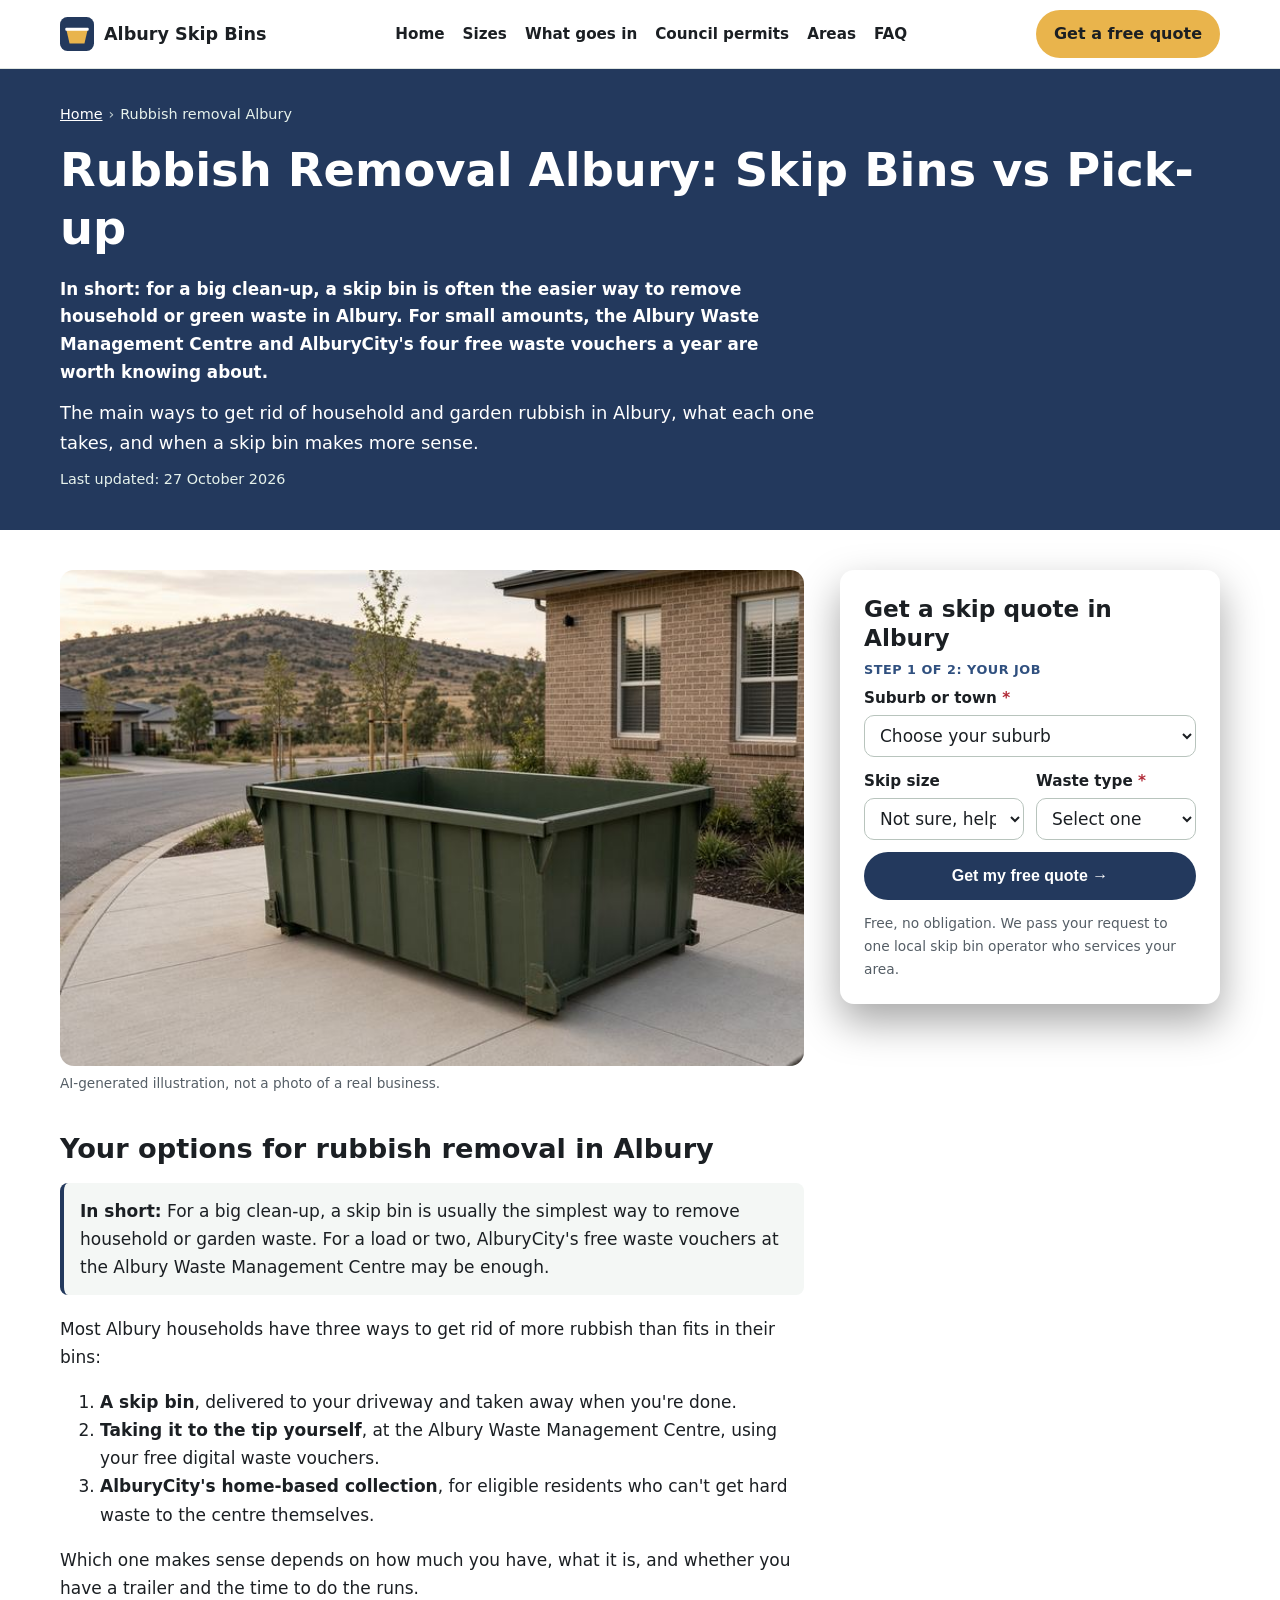
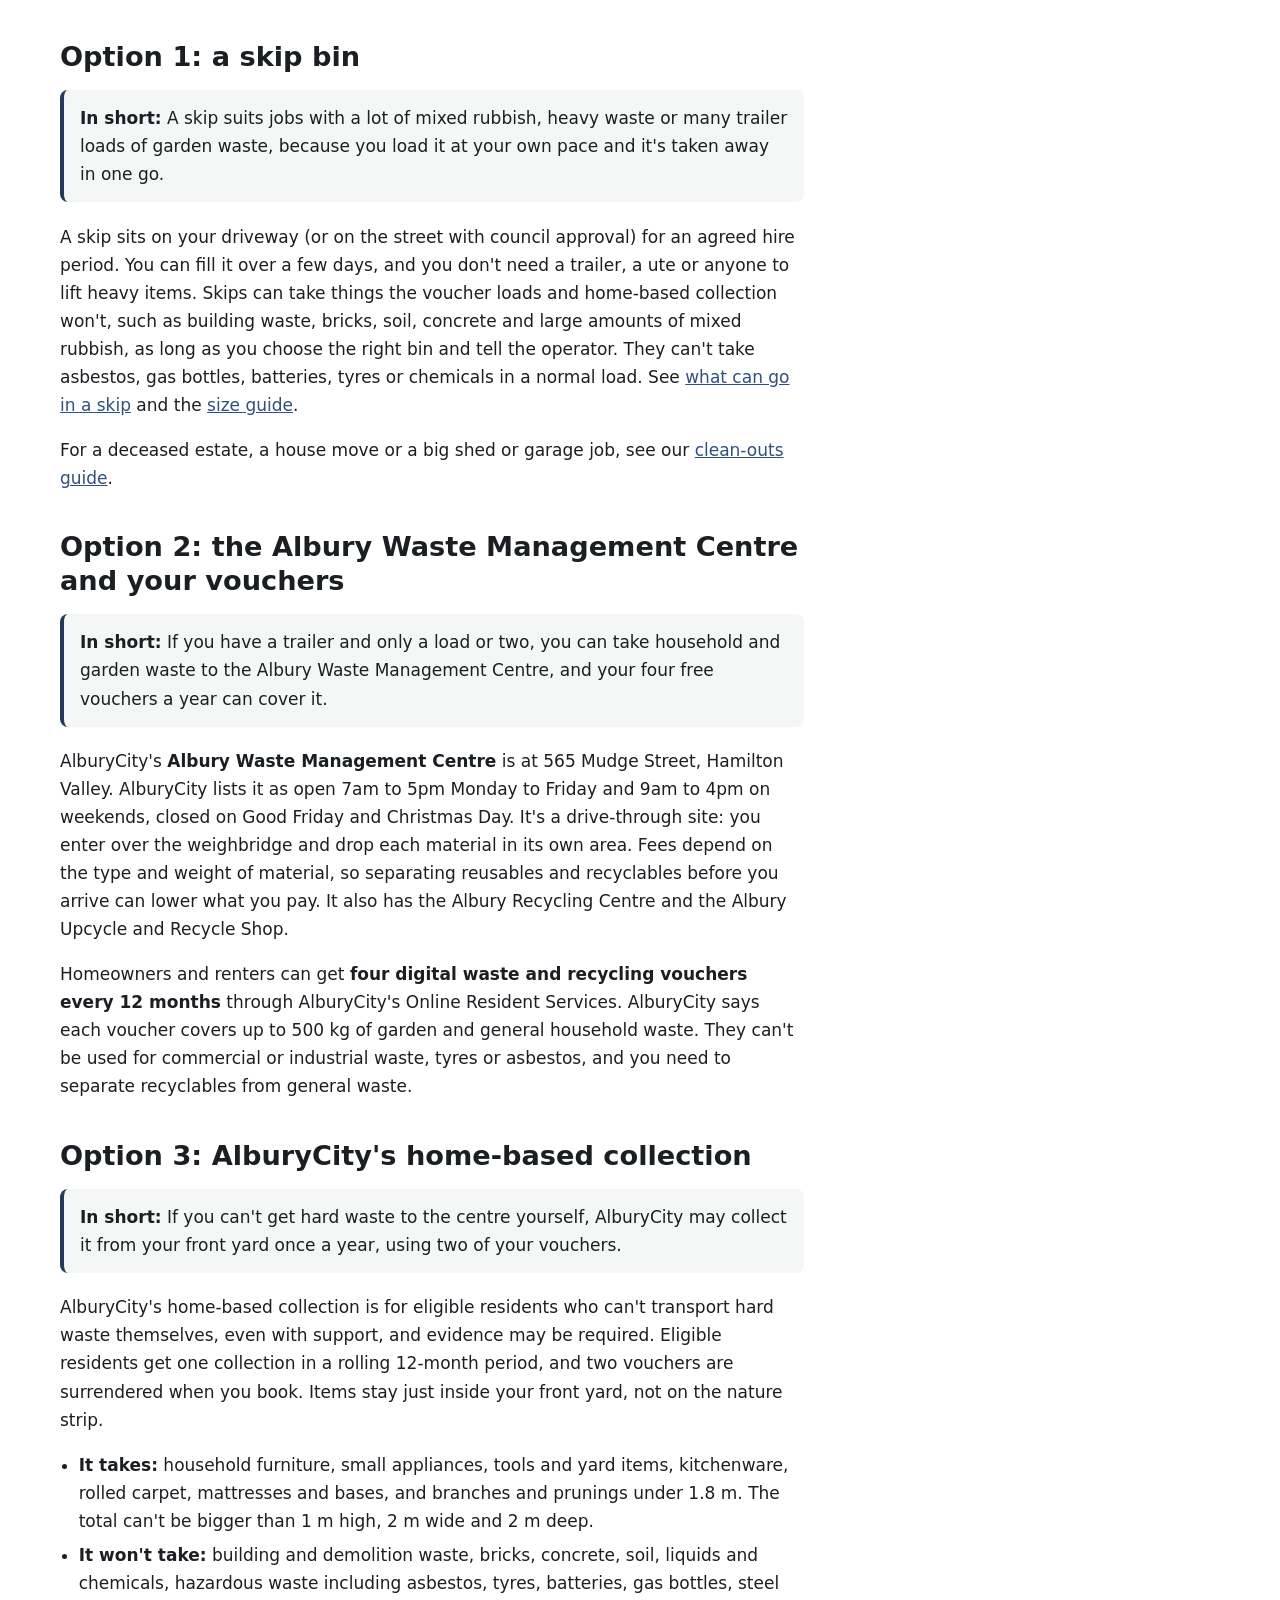
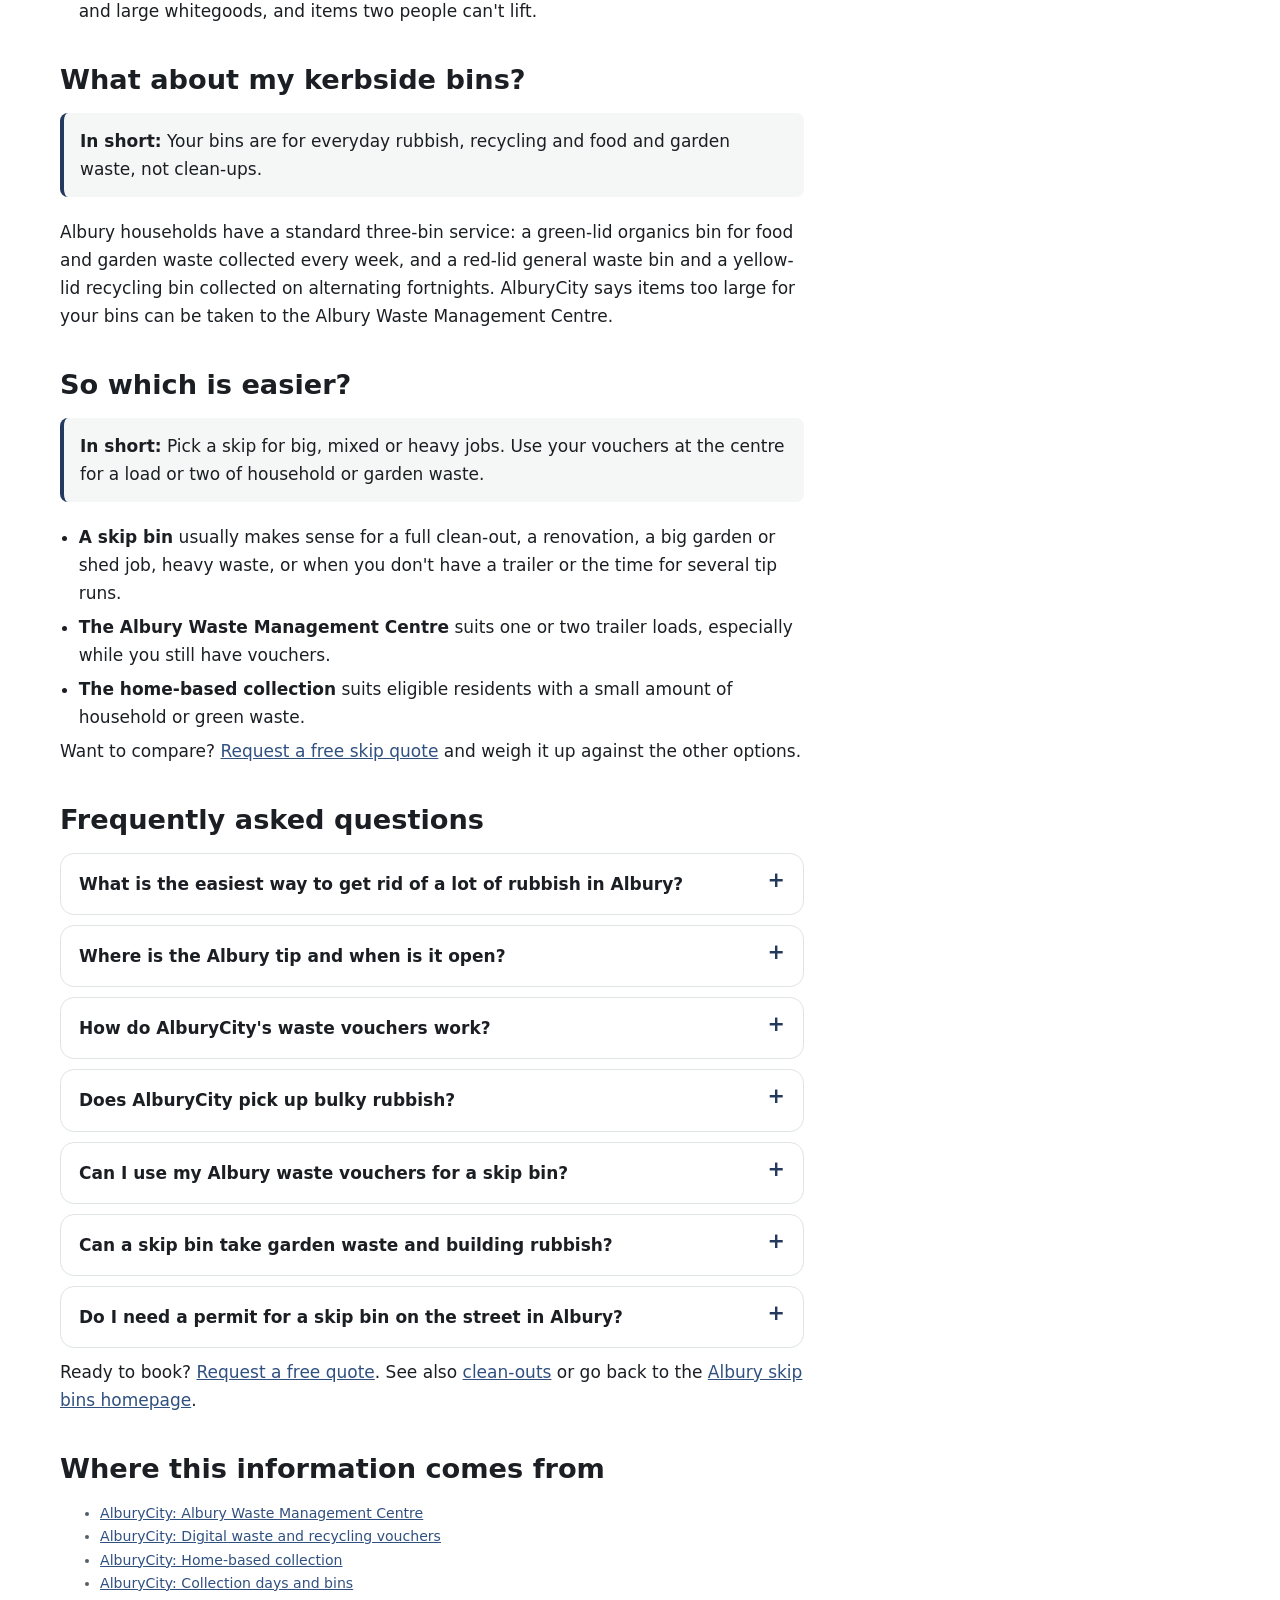
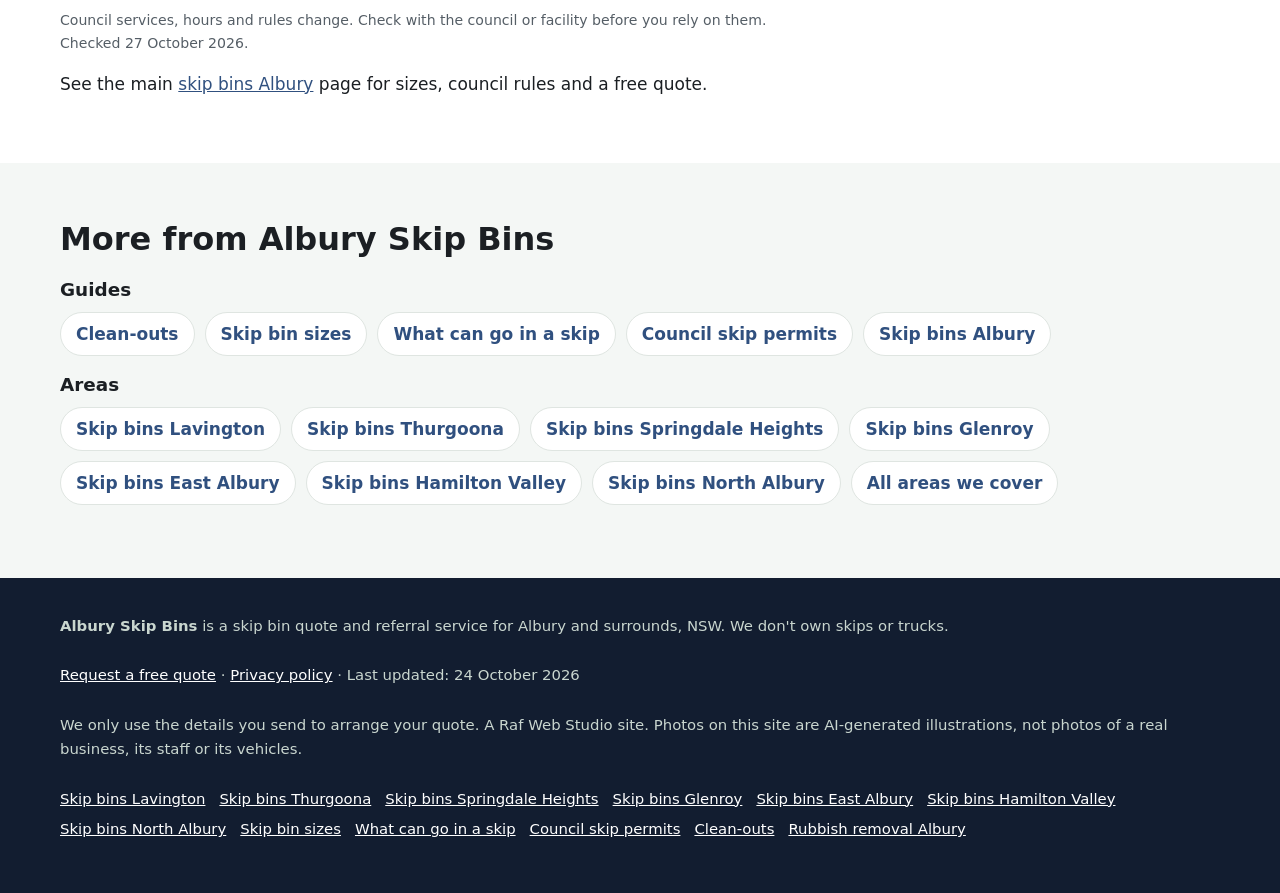
<file: rubbish-removal-albury/index.html>
<!doctype html>
<html lang="en-AU">
<head>
<meta charset="utf-8">
<!-- Search Console verification meta tag goes here once the property is created -->
<meta name="viewport" content="width=device-width, initial-scale=1">
<title>Rubbish Removal Albury: Skip Bins vs Pick-up</title>
<meta name="description" content="Rubbish removal in Albury: compare a skip bin with the Albury Waste Management Centre, AlburyCity&#x27;s free waste vouchers and home-based collection, with what each one accepts. Free skip quote.">
<link rel="canonical" href="https://alburyskipbins.com/rubbish-removal-albury/">
<link rel="icon" href="/favicon.svg" type="image/svg+xml">
<meta name="theme-color" content="#23395d">
<meta property="og:type" content="article">
<meta property="og:locale" content="en_AU">
<meta property="og:site_name" content="Albury Skip Bins">
<meta property="og:title" content="Rubbish Removal Albury: Skip Bins vs Pick-up">
<meta property="og:description" content="Rubbish removal in Albury: compare a skip bin with the Albury Waste Management Centre, AlburyCity&#x27;s free waste vouchers and home-based collection, with what each one accepts. Free skip quote.">
<meta property="og:url" content="https://alburyskipbins.com/rubbish-removal-albury/">
<meta property="og:image" content="https://alburyskipbins.com/img/step3.jpg">
<meta name="twitter:card" content="summary_large_image">
<script>document.documentElement.classList.add('js')</script>
<link rel="stylesheet" href="/styles.css">

<!-- Google tag (gtag.js) -->
<script async src="https://www.googletagmanager.com/gtag/js?id=G-NLGCCS0E47"></script>
<script>
  window.dataLayer = window.dataLayer || [];
  function gtag(){dataLayer.push(arguments);}
  gtag('js', new Date());
  gtag('config', 'G-NLGCCS0E47');
</script>

<script type="application/ld+json">
{
 "@context": "https://schema.org",
 "@type": "WebPage",
 "@id": "https://alburyskipbins.com/rubbish-removal-albury/#webpage",
 "url": "https://alburyskipbins.com/rubbish-removal-albury/",
 "name": "Rubbish Removal Albury: Skip Bins vs Pick-up",
 "description": "Rubbish removal in Albury: compare a skip bin with the Albury Waste Management Centre, AlburyCity's free waste vouchers and home-based collection, with what each one accepts. Free skip quote.",
 "inLanguage": "en-AU",
 "dateModified": "2026-10-27",
 "isPartOf": {
  "@id": "https://alburyskipbins.com/#website"
 }
}
</script>
<script type="application/ld+json">
{
 "@context": "https://schema.org",
 "@type": "BreadcrumbList",
 "itemListElement": [
  {
   "@type": "ListItem",
   "position": 1,
   "name": "Home",
   "item": "https://alburyskipbins.com/"
  },
  {
   "@type": "ListItem",
   "position": 2,
   "name": "Rubbish removal Albury",
   "item": "https://alburyskipbins.com/rubbish-removal-albury/"
  }
 ]
}
</script>
<script type="application/ld+json">
{
 "@context": "https://schema.org",
 "@type": "Service",
 "@id": "https://alburyskipbins.com/rubbish-removal-albury/#service",
 "name": "Rubbish removal skip bin quotes in Albury",
 "serviceType": "Skip bin hire",
 "description": "Rubbish removal in Albury: compare a skip bin with the Albury Waste Management Centre, AlburyCity's free waste vouchers and home-based collection, with what each one accepts. Free skip quote.",
 "url": "https://alburyskipbins.com/rubbish-removal-albury/",
 "provider": {
  "@type": "Organization",
  "name": "Albury Skip Bins",
  "url": "https://alburyskipbins.com/"
 },
 "areaServed": [
  {
   "@type": "Place",
   "name": "Albury, NSW"
  }
 ]
}
</script>
<script type="application/ld+json">
{
 "@context": "https://schema.org",
 "@type": "FAQPage",
 "mainEntity": [
  {
   "@type": "Question",
   "name": "What is the easiest way to get rid of a lot of rubbish in Albury?",
   "acceptedAnswer": {
    "@type": "Answer",
    "text": "It depends on how much you have and what it is. For one or two loads, a trailer run to the Albury Waste Management Centre, using your free digital waste vouchers, may be enough. For a big clean-out, heavy waste or many loads, a skip bin is often the easier option, because you load it at your own pace and it's taken away in one trip."
   }
  },
  {
   "@type": "Question",
   "name": "Where is the Albury tip and when is it open?",
   "acceptedAnswer": {
    "@type": "Answer",
    "text": "AlburyCity's Albury Waste Management Centre is at 565 Mudge Street, Hamilton Valley. AlburyCity lists it as open 7am to 5pm on weekdays and 9am to 4pm on weekends, closed on Good Friday and Christmas Day."
   }
  },
  {
   "@type": "Question",
   "name": "How do AlburyCity's waste vouchers work?",
   "acceptedAnswer": {
    "@type": "Answer",
    "text": "Homeowners and renters can get four digital vouchers every 12 months through Online Resident Services. Each covers up to 500 kg of garden and general household waste at the Albury Waste Management Centre. They can't be used for commercial waste, tyres or asbestos."
   }
  },
  {
   "@type": "Question",
   "name": "Does AlburyCity pick up bulky rubbish?",
   "acceptedAnswer": {
    "@type": "Answer",
    "text": "Only for eligible residents who can't transport hard waste themselves. AlburyCity's home-based collection is once in a rolling 12 months, uses two vouchers, and the total load can't be bigger than 1 m high, 2 m wide and 2 m deep."
   }
  },
  {
   "@type": "Question",
   "name": "Can I use my Albury waste vouchers for a skip bin?",
   "acceptedAnswer": {
    "@type": "Answer",
    "text": "No. AlburyCity's vouchers are for its Albury Waste Management Centre and its home-based collection. Private skip hire isn't one of the listed uses."
   }
  },
  {
   "@type": "Question",
   "name": "Can a skip bin take garden waste and building rubbish?",
   "acceptedAnswer": {
    "@type": "Answer",
    "text": "Usually, yes, which is one reason people choose a skip. Heavy waste such as soil, concrete and bricks normally needs a smaller bin with a weight limit, and asbestos can never go in a general skip. Tell the operator what you have when you request a quote."
   }
  },
  {
   "@type": "Question",
   "name": "Do I need a permit for a skip bin on the street in Albury?",
   "acceptedAnswer": {
    "@type": "Answer",
    "text": "A skip wholly on your own property generally doesn't need council approval. A skip on the road, footpath or verge usually needs approval from AlburyCity. See our council skip permits guide for details."
   }
  }
 ]
}
</script>
</head>
<body>
<a class="skip-link" href="#main">Skip to content</a>

<header class="site-header">
  <div class="wrap">
    <a class="brand" href="/" aria-label="Albury Skip Bins home">
      <svg viewBox="0 0 64 64" aria-hidden="true"><rect width="64" height="64" rx="14" fill="#23395d"/><path d="M12 24h40l-6 26H18z" fill="#e9b44c"/><rect x="10" y="20" width="44" height="6" rx="2" fill="#fff"/></svg>
      Albury Skip Bins
    </a>
    <nav class="nav" aria-label="Main">
      <a href="/">Home</a>
      <a href="/skip-bin-sizes/">Sizes</a>
      <a href="/what-can-go-in-a-skip/">What goes in</a>
      <a href="/skip-bin-council-permit/">Council permits</a>
      <a href="/#areas">Areas</a>
      <a href="/#faq">FAQ</a>
    </nav>
    <a class="btn btn-call header-call" href="#quote">Get a free quote</a>
  </div>
</header>

<main id="main">
<section class="page-hero" aria-labelledby="h1">
  <div class="wrap">
    <nav class="crumbs" aria-label="Breadcrumb"><ol><li><a href="https://alburyskipbins.com/">Home</a></li><li aria-current="page">Rubbish removal Albury</li></ol></nav>
    <h1 id="h1">Rubbish Removal Albury: Skip Bins vs Pick-up</h1>
    <p class="summary">In short: for a big clean-up, a skip bin is often the easier way to remove household or green waste in Albury. For small amounts, the Albury Waste Management Centre and AlburyCity&#x27;s four free waste vouchers a year are worth knowing about.</p>
    <p class="lead">The main ways to get rid of household and garden rubbish in Albury, what each one takes, and when a skip bin makes more sense.</p>
    <p class="updated">Last updated: 27 October 2026</p>
  </div>
</section>
<div class="wrap page-grid">
  <article class="page-body">
<figure><img src="/img/step3.jpg" width="900" height="600" style="aspect-ratio:3/2;object-fit:cover" alt="Illustration of a green skip bin delivered to a home on a new housing estate" decoding="async"><figcaption>AI-generated illustration, not a photo of a real business.</figcaption></figure>
<h2>Your options for rubbish removal in Albury</h2>
<p class="callout"><strong>In short:</strong> For a big clean-up, a skip bin is usually the simplest way to remove household or garden waste. For a load or two, AlburyCity's free waste vouchers at the Albury Waste Management Centre may be enough.</p><p>Most Albury households have three ways to get rid of more rubbish than fits in their bins:</p><ol><li><strong>A skip bin</strong>, delivered to your driveway and taken away when you're done.</li><li><strong>Taking it to the tip yourself</strong>, at the Albury Waste Management Centre, using your free digital waste vouchers.</li><li><strong>AlburyCity's home-based collection</strong>, for eligible residents who can't get hard waste to the centre themselves.</li></ol><p>Which one makes sense depends on how much you have, what it is, and whether you have a trailer and the time to do the runs.</p>
<h2>Option 1: a skip bin</h2>
<p class="callout"><strong>In short:</strong> A skip suits jobs with a lot of mixed rubbish, heavy waste or many trailer loads of garden waste, because you load it at your own pace and it's taken away in one go.</p><p>A skip sits on your driveway (or on the street with council approval) for an agreed hire period. You can fill it over a few days, and you don't need a trailer, a ute or anyone to lift heavy items. Skips can take things the voucher loads and home-based collection won't, such as building waste, bricks, soil, concrete and large amounts of mixed rubbish, as long as you choose the right bin and tell the operator. They can't take asbestos, gas bottles, batteries, tyres or chemicals in a normal load. See <a href="/what-can-go-in-a-skip/">what can go in a skip</a> and the <a href="/skip-bin-sizes/">size guide</a>.</p><p>For a deceased estate, a house move or a big shed or garage job, see our <a href="/clean-outs/">clean-outs guide</a>.</p>
<h2>Option 2: the Albury Waste Management Centre and your vouchers</h2>
<p class="callout"><strong>In short:</strong> If you have a trailer and only a load or two, you can take household and garden waste to the Albury Waste Management Centre, and your four free vouchers a year can cover it.</p><p>AlburyCity's <strong>Albury Waste Management Centre</strong> is at 565 Mudge Street, Hamilton Valley. AlburyCity lists it as open 7am to 5pm Monday to Friday and 9am to 4pm on weekends, closed on Good Friday and Christmas Day. It's a drive-through site: you enter over the weighbridge and drop each material in its own area. Fees depend on the type and weight of material, so separating reusables and recyclables before you arrive can lower what you pay. It also has the Albury Recycling Centre and the Albury Upcycle and Recycle Shop.</p><p>Homeowners and renters can get <strong>four digital waste and recycling vouchers every 12 months</strong> through AlburyCity's Online Resident Services. AlburyCity says each voucher covers up to 500 kg of garden and general household waste. They can't be used for commercial or industrial waste, tyres or asbestos, and you need to separate recyclables from general waste.</p>
<h2>Option 3: AlburyCity&#x27;s home-based collection</h2>
<p class="callout"><strong>In short:</strong> If you can't get hard waste to the centre yourself, AlburyCity may collect it from your front yard once a year, using two of your vouchers.</p><p>AlburyCity's home-based collection is for eligible residents who can't transport hard waste themselves, even with support, and evidence may be required. Eligible residents get one collection in a rolling 12-month period, and two vouchers are surrendered when you book. Items stay just inside your front yard, not on the nature strip.</p><ul class="clean"><li><strong>It takes:</strong> household furniture, small appliances, tools and yard items, kitchenware, rolled carpet, mattresses and bases, and branches and prunings under 1.8 m. The total can't be bigger than 1 m high, 2 m wide and 2 m deep.</li><li><strong>It won't take:</strong> building and demolition waste, bricks, concrete, soil, liquids and chemicals, hazardous waste including asbestos, tyres, batteries, gas bottles, steel and large whitegoods, and items two people can't lift.</li></ul>
<h2>What about my kerbside bins?</h2>
<p class="callout"><strong>In short:</strong> Your bins are for everyday rubbish, recycling and food and garden waste, not clean-ups.</p><p>Albury households have a standard three-bin service: a green-lid organics bin for food and garden waste collected every week, and a red-lid general waste bin and a yellow-lid recycling bin collected on alternating fortnights. AlburyCity says items too large for your bins can be taken to the Albury Waste Management Centre.</p>
<h2>So which is easier?</h2>
<p class="callout"><strong>In short:</strong> Pick a skip for big, mixed or heavy jobs. Use your vouchers at the centre for a load or two of household or garden waste.</p><ul class="clean"><li><strong>A skip bin</strong> usually makes sense for a full clean-out, a renovation, a big garden or shed job, heavy waste, or when you don't have a trailer or the time for several tip runs.</li><li><strong>The Albury Waste Management Centre</strong> suits one or two trailer loads, especially while you still have vouchers.</li><li><strong>The home-based collection</strong> suits eligible residents with a small amount of household or green waste.</li></ul><p>Want to compare? <a href="#quote">Request a free skip quote</a> and weigh it up against the other options.</p>
<h2 id="faq-h">Frequently asked questions</h2>
<details><summary>What is the easiest way to get rid of a lot of rubbish in Albury?</summary><p>It depends on how much you have and what it is. For one or two loads, a trailer run to the Albury Waste Management Centre, using your free digital waste vouchers, may be enough. For a big clean-out, heavy waste or many loads, a skip bin is often the easier option, because you load it at your own pace and it&#x27;s taken away in one trip.</p></details><details><summary>Where is the Albury tip and when is it open?</summary><p>AlburyCity&#x27;s Albury Waste Management Centre is at 565 Mudge Street, Hamilton Valley. AlburyCity lists it as open 7am to 5pm on weekdays and 9am to 4pm on weekends, closed on Good Friday and Christmas Day.</p></details><details><summary>How do AlburyCity&#x27;s waste vouchers work?</summary><p>Homeowners and renters can get four digital vouchers every 12 months through Online Resident Services. Each covers up to 500 kg of garden and general household waste at the Albury Waste Management Centre. They can&#x27;t be used for commercial waste, tyres or asbestos.</p></details><details><summary>Does AlburyCity pick up bulky rubbish?</summary><p>Only for eligible residents who can&#x27;t transport hard waste themselves. AlburyCity&#x27;s home-based collection is once in a rolling 12 months, uses two vouchers, and the total load can&#x27;t be bigger than 1 m high, 2 m wide and 2 m deep.</p></details><details><summary>Can I use my Albury waste vouchers for a skip bin?</summary><p>No. AlburyCity&#x27;s vouchers are for its Albury Waste Management Centre and its home-based collection. Private skip hire isn&#x27;t one of the listed uses.</p></details><details><summary>Can a skip bin take garden waste and building rubbish?</summary><p>Usually, yes, which is one reason people choose a skip. Heavy waste such as soil, concrete and bricks normally needs a smaller bin with a weight limit, and asbestos can never go in a general skip. Tell the operator what you have when you request a quote.</p></details><details><summary>Do I need a permit for a skip bin on the street in Albury?</summary><p>A skip wholly on your own property generally doesn&#x27;t need council approval. A skip on the road, footpath or verge usually needs approval from AlburyCity. See our council skip permits guide for details.</p></details>
<p>Ready to book? <a href="#quote">Request a free quote</a>. See also <a href="/clean-outs/">clean-outs</a> or go back to the <a href="/">Albury skip bins homepage</a>.</p>
<h2>Where this information comes from</h2>
<ul class="sources"><li><a href="https://www.alburycity.nsw.gov.au/services/waste-and-recycling/albury-waste-management-centre" rel="noopener">AlburyCity: Albury Waste Management Centre</a></li><li><a href="https://www.alburycity.nsw.gov.au/services/waste-and-recycling/digital-waste-and-recycling-vouchers" rel="noopener">AlburyCity: Digital waste and recycling vouchers</a></li><li><a href="https://www.alburycity.nsw.gov.au/services/waste-and-recycling/home-based-collection" rel="noopener">AlburyCity: Home-based collection</a></li><li><a href="https://www.alburycity.nsw.gov.au/services/waste-and-recycling/collection-days-and-bins" rel="noopener">AlburyCity: Collection days and bins</a></li></ul>
<p class="sources">Council services, hours and rules change. Check with the council or facility before you rely on them. Checked 27 October 2026.</p>

<p class="home-link">See the main <a href="/">skip bins Albury</a> page for sizes, council rules and a free quote.</p>
  </article>
  <aside class="page-aside">
    <div class="hero-form-card" id="quote">
      <h2 id="quote-h">Get a skip quote in Albury</h2>
      <form class="quote-form two-step" id="quote-form" action="https://formsubmit.co/quotes@alburyskipbins.com" method="post" novalidate>
        <input type="hidden" name="_subject" value="New quote request – alburyskipbins.com">
        <input type="hidden" name="_captcha" value="true">
        <input type="hidden" name="_template" value="table">
        <input type="hidden" name="_next" value="https://alburyskipbins.com/thanks.html">
        <input type="text" name="_honey" style="display:none" tabindex="-1" autocomplete="off" aria-hidden="true">
        <input type="hidden" name="source" value="alburyskipbins.com">
        <input type="hidden" name="page" value="/rubbish-removal-albury/">
        <fieldset class="step step-1">
          <legend class="step-label">Step 1 of 2: your job</legend>
          <div class="full"><label for="suburb">Suburb or town <span class="req" aria-hidden="true">*</span></label>
            <select id="suburb" name="suburb" required><option value="">Choose your suburb</option><option>Albury</option><option>North Albury</option><option>South Albury</option><option>East Albury</option><option>West Albury</option><option>Central Albury</option><option>Lavington</option><option>Glenroy</option><option>Springdale Heights</option><option>Hamilton Valley</option><option>Thurgoona</option><option>Lake Albury</option><option>Splitters Creek</option><option>Table Top</option><option>Ettamogah</option><option>Jindera</option><option value="Other">Other (tell us below)</option></select></div>
          <div class="full other-wrap"><label for="suburb_other">Other suburb or town</label><input id="suburb_other" name="suburb_other" type="text" autocomplete="address-level2"></div>
          <div><label for="size">Skip size</label>
            <select id="size" name="skip_size"><option value="Not sure">Not sure, help me choose</option><option>Skip bag (about 1 m³)</option><option>2 m³</option><option>3 m³</option><option>4 m³</option><option>6 m³</option><option>8 m³</option><option>9 m³</option><option>10–12 m³</option><option>Larger / hook-lift</option></select></div>
          <div><label for="waste">Waste type <span class="req" aria-hidden="true">*</span></label>
            <select id="waste" name="waste_type" required><option value="">Select one</option><option>General household</option><option>Green waste</option><option>Mixed renovation / building</option><option>Soil, concrete or bricks</option><option>Mixed, not sure</option><option>May contain asbestos</option></select></div>
          <div class="full js-only"><button class="btn btn-primary btn-block" type="button" id="to-step-2">Get my free quote →</button></div>
          <p class="microcopy full">Free, no obligation. We pass your request to one local skip bin operator who services your area.</p>
          <p class="form-error full" id="step1-error" role="alert" hidden>Please choose your suburb and waste type.</p>
        </fieldset>
        <fieldset class="step step-2" id="step-2">
          <legend class="step-label">Step 2 of 2: your details</legend>
          <div><label for="name">Name <span class="req" aria-hidden="true">*</span></label><input id="name" name="name" type="text" autocomplete="name" required></div>
          <div><label for="phone">Phone <span class="req" aria-hidden="true">*</span></label><input id="phone" name="phone" type="tel" autocomplete="tel" inputmode="tel" required></div>
          <div><label for="email">Email</label><input id="email" name="email" type="email" autocomplete="email"></div>
          <div><label for="date">Delivery date</label><input id="date" name="preferred_date" type="date"></div>
          <div class="full"><label for="message">Anything else?</label><textarea id="message" name="message" rows="2" placeholder="e.g. red-brick reno, new build in Thurgoona, shed clean-out, 7 days"></textarea></div>
          <p class="consent full">By sending this form you agree we can share your details with one local skip bin operator so they can quote for your job. See our <a href="/privacy.html">privacy policy</a>.</p>
          <div class="full step2-actions"><button class="btn btn-primary" type="submit">Send my quote request</button><button class="btn-link js-only" type="button" id="back-1">← Back</button></div>
        </fieldset>
      </form>
    </div>
  </aside>
</div>
<section class="alt" aria-labelledby="more-h">
  <div class="wrap">
    <h2 id="more-h">More from Albury Skip Bins</h2>
    <h3>Guides</h3>
    <ul class="link-list"><li><a href="/clean-outs/">Clean-outs</a></li><li><a href="/skip-bin-sizes/">Skip bin sizes</a></li><li><a href="/what-can-go-in-a-skip/">What can go in a skip</a></li><li><a href="/skip-bin-council-permit/">Council skip permits</a></li><li><a href="/">Skip bins Albury</a></li></ul>
    <h3>Areas</h3>
    <ul class="link-list"><li><a href="/skip-bins-lavington/">Skip bins Lavington</a></li><li><a href="/skip-bins-thurgoona/">Skip bins Thurgoona</a></li><li><a href="/skip-bins-springdale-heights/">Skip bins Springdale Heights</a></li><li><a href="/skip-bins-glenroy/">Skip bins Glenroy</a></li><li><a href="/skip-bins-east-albury/">Skip bins East Albury</a></li><li><a href="/skip-bins-hamilton-valley/">Skip bins Hamilton Valley</a></li><li><a href="/skip-bins-north-albury/">Skip bins North Albury</a></li><li><a href="/#areas">All areas we cover</a></li></ul>
  </div>
</section>
</main>

<footer class="site-footer">
  <div class="wrap">
    <p><strong>Albury Skip Bins</strong> is a skip bin quote and referral service for Albury and surrounds, NSW. We don't own skips or trucks.</p>
    <p><a href="#quote">Request a free quote</a> · <a href="/privacy.html">Privacy policy</a> · Last updated: 24 October 2026</p>
    <p>We only use the details you send to arrange your quote. A Raf Web Studio site. Photos on this site are AI-generated illustrations, not photos of a real business, its staff or its vehicles.</p>
    <p class="footer-links"><a href="/skip-bins-lavington/">Skip bins Lavington</a> <a href="/skip-bins-thurgoona/">Skip bins Thurgoona</a> <a href="/skip-bins-springdale-heights/">Skip bins Springdale Heights</a> <a href="/skip-bins-glenroy/">Skip bins Glenroy</a> <a href="/skip-bins-east-albury/">Skip bins East Albury</a> <a href="/skip-bins-hamilton-valley/">Skip bins Hamilton Valley</a> <a href="/skip-bins-north-albury/">Skip bins North Albury</a> <a href="/skip-bin-sizes/">Skip bin sizes</a> <a href="/what-can-go-in-a-skip/">What can go in a skip</a> <a href="/skip-bin-council-permit/">Council skip permits</a> <a href="/clean-outs/">Clean-outs</a> <a href="/rubbish-removal-albury/">Rubbish removal Albury</a></p>
  </div>
</footer>

<div class="mobile-call" aria-label="Quick contact">
  <a class="btn btn-call" href="#quote">Get a free quote</a>
</div>
<script src="/form.js" defer></script>
</body>
</html>
</file>
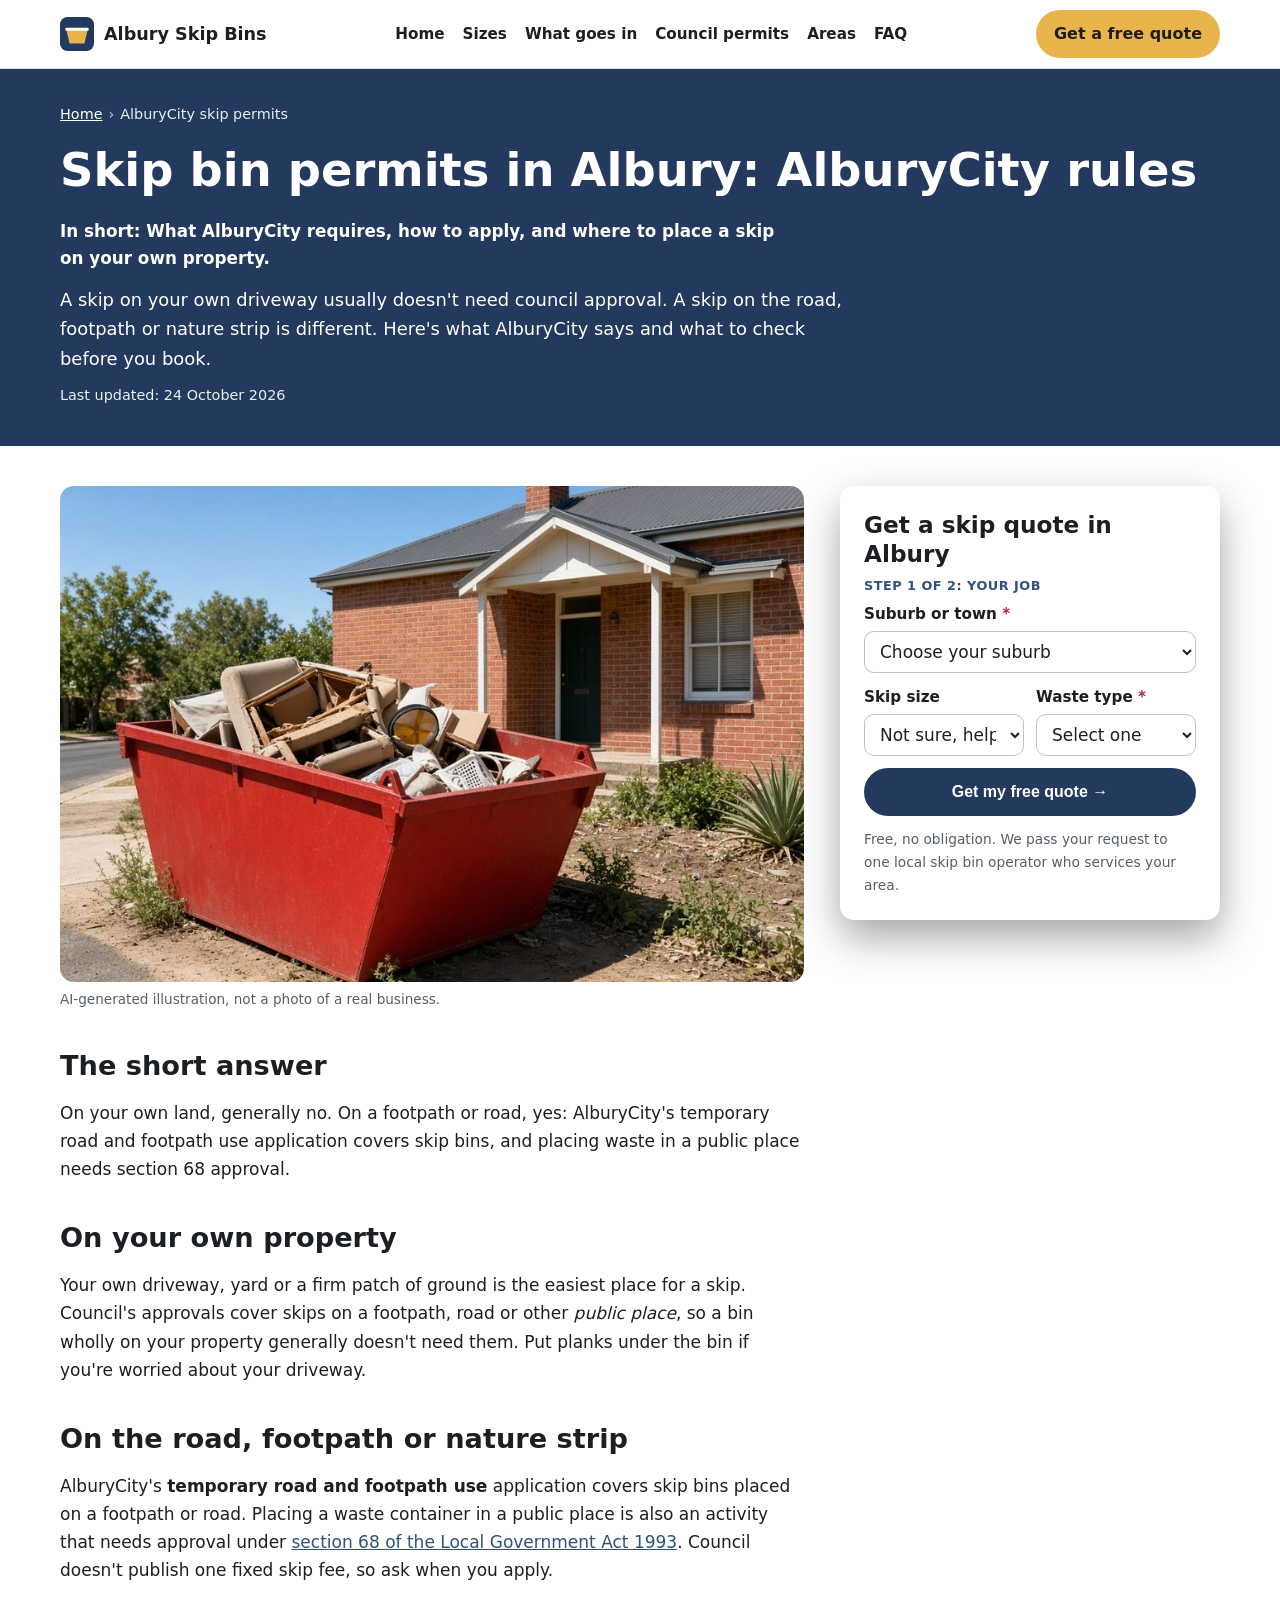
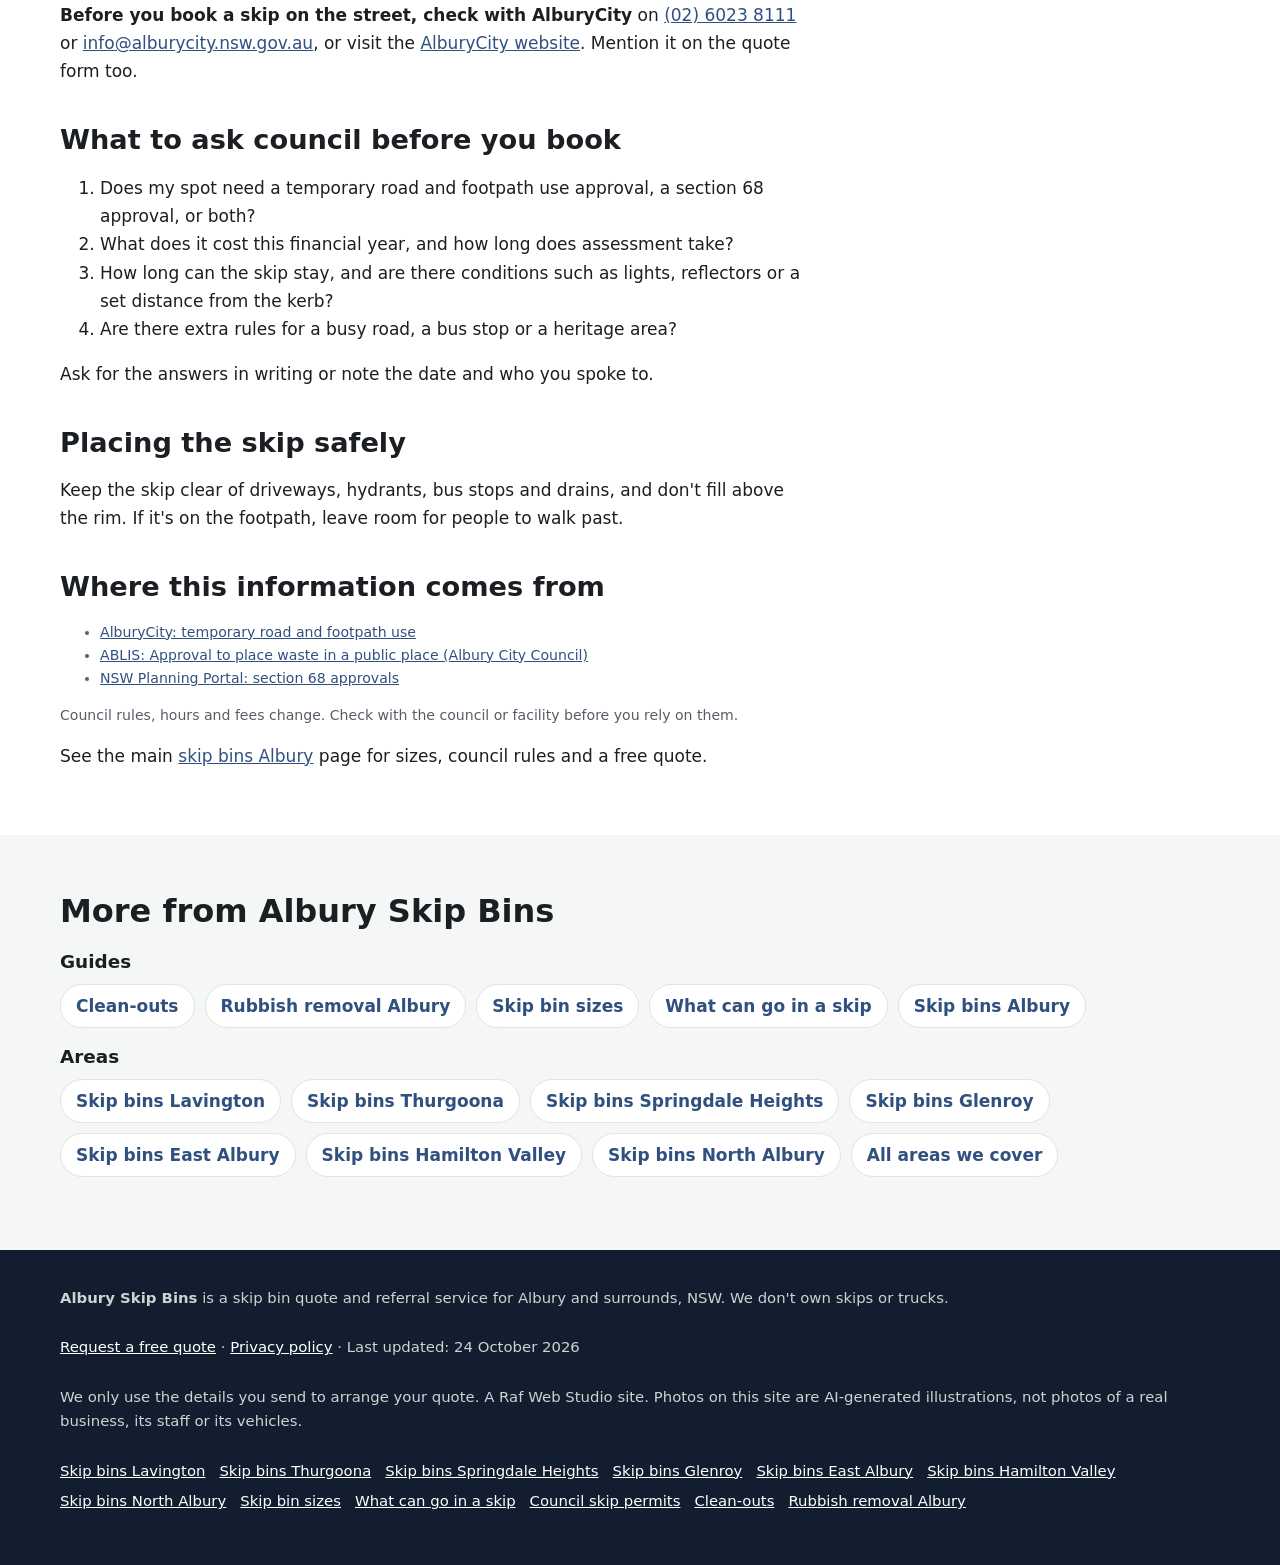
<file: skip-bin-council-permit/index.html>
<!doctype html>
<html lang="en-AU">
<head>
<meta charset="utf-8">
<!-- Search Console verification meta tag goes here once the property is created -->
<meta name="viewport" content="width=device-width, initial-scale=1">
<title>Skip Bin Permit Albury | AlburyCity Rules for Skips on the Street</title>
<meta name="description" content="Do you need a permit to put a skip bin on the road in Albury? What AlburyCity requires, how to apply, and where to place a skip on your own property.">
<link rel="canonical" href="https://alburyskipbins.com/skip-bin-council-permit/">
<link rel="icon" href="/favicon.svg" type="image/svg+xml">
<meta name="theme-color" content="#23395d">
<meta property="og:type" content="article">
<meta property="og:locale" content="en_AU">
<meta property="og:site_name" content="Albury Skip Bins">
<meta property="og:title" content="Skip Bin Permit Albury | AlburyCity Rules for Skips on the Street">
<meta property="og:description" content="Do you need a permit to put a skip bin on the road in Albury? What AlburyCity requires, how to apply, and where to place a skip on your own property.">
<meta property="og:url" content="https://alburyskipbins.com/skip-bin-council-permit/">
<meta property="og:image" content="https://alburyskipbins.com/img/hero.jpg">
<meta name="twitter:card" content="summary_large_image">
<script>document.documentElement.classList.add('js')</script>
<link rel="stylesheet" href="/styles.css">

<!-- Google tag (gtag.js) -->
<script async src="https://www.googletagmanager.com/gtag/js?id=G-NLGCCS0E47"></script>
<script>
  window.dataLayer = window.dataLayer || [];
  function gtag(){dataLayer.push(arguments);}
  gtag('js', new Date());
  gtag('config', 'G-NLGCCS0E47');
</script>

<script type="application/ld+json">
{
 "@context": "https://schema.org",
 "@type": "WebPage",
 "@id": "https://alburyskipbins.com/skip-bin-council-permit/#webpage",
 "url": "https://alburyskipbins.com/skip-bin-council-permit/",
 "name": "Skip Bin Permit Albury | AlburyCity Rules for Skips on the Street",
 "description": "Do you need a permit to put a skip bin on the road in Albury? What AlburyCity requires, how to apply, and where to place a skip on your own property.",
 "inLanguage": "en-AU",
 "dateModified": "2026-10-24",
 "isPartOf": {
  "@id": "https://alburyskipbins.com/#website"
 }
}
</script>
<script type="application/ld+json">
{
 "@context": "https://schema.org",
 "@type": "BreadcrumbList",
 "itemListElement": [
  {
   "@type": "ListItem",
   "position": 1,
   "name": "Home",
   "item": "https://alburyskipbins.com/"
  },
  {
   "@type": "ListItem",
   "position": 2,
   "name": "AlburyCity skip permits",
   "item": "https://alburyskipbins.com/skip-bin-council-permit/"
  }
 ]
}
</script>
<script type="application/ld+json">
{
 "@context": "https://schema.org",
 "@type": "Service",
 "@id": "https://alburyskipbins.com/skip-bin-council-permit/#service",
 "name": "Skip bin placement advice in Albury",
 "serviceType": "Skip bin hire",
 "description": "Do you need a permit to put a skip bin on the road in Albury? What AlburyCity requires, how to apply, and where to place a skip on your own property.",
 "url": "https://alburyskipbins.com/skip-bin-council-permit/",
 "provider": {
  "@type": "Organization",
  "name": "Albury Skip Bins",
  "url": "https://alburyskipbins.com/"
 },
 "areaServed": [
  {
   "@type": "Place",
   "name": "AlburyCity, NSW"
  }
 ]
}
</script>
</head>
<body>
<a class="skip-link" href="#main">Skip to content</a>

<header class="site-header">
  <div class="wrap">
    <a class="brand" href="/" aria-label="Albury Skip Bins home">
      <svg viewBox="0 0 64 64" aria-hidden="true"><rect width="64" height="64" rx="14" fill="#23395d"/><path d="M12 24h40l-6 26H18z" fill="#e9b44c"/><rect x="10" y="20" width="44" height="6" rx="2" fill="#fff"/></svg>
      Albury Skip Bins
    </a>
    <nav class="nav" aria-label="Main">
      <a href="/">Home</a>
      <a href="/skip-bin-sizes/">Sizes</a>
      <a href="/what-can-go-in-a-skip/">What goes in</a>
      <a href="/skip-bin-council-permit/">Council permits</a>
      <a href="/#areas">Areas</a>
      <a href="/#faq">FAQ</a>
    </nav>
    <a class="btn btn-call header-call" href="#quote">Get a free quote</a>
  </div>
</header>

<main id="main">
<section class="page-hero" aria-labelledby="h1">
  <div class="wrap">
    <nav class="crumbs" aria-label="Breadcrumb"><ol><li><a href="https://alburyskipbins.com/">Home</a></li><li aria-current="page">AlburyCity skip permits</li></ol></nav>
    <h1 id="h1">Skip bin permits in Albury: AlburyCity rules</h1>
    <p class="summary">In short: What AlburyCity requires, how to apply, and where to place a skip on your own property.</p>
    <p class="lead">A skip on your own driveway usually doesn't need council approval. A skip on the road, footpath or nature strip is different. Here's what AlburyCity says and what to check before you book.</p>
    <p class="updated">Last updated: 24 October 2026</p>
  </div>
</section>
<div class="wrap page-grid">
  <article class="page-body">
<figure><img src="/img/card-home.jpg" width="900" height="600" style="aspect-ratio:3/2;object-fit:cover" alt="Illustration of a skip bin outside a red-brick home" decoding="async"><figcaption>AI-generated illustration, not a photo of a real business.</figcaption></figure>
<h2>The short answer</h2>
<p>On your own land, generally no. On a footpath or road, yes: AlburyCity's temporary road and footpath use application covers skip bins, and placing waste in a public place needs section 68 approval.</p>
<h2>On your own property</h2>
<p>Your own driveway, yard or a firm patch of ground is the easiest place for a skip. Council's approvals cover skips on a footpath, road or other <em>public place</em>, so a bin wholly on your property generally doesn't need them. Put planks under the bin if you're worried about your driveway.</p>
<h2>On the road, footpath or nature strip</h2>
<p>AlburyCity's <strong>temporary road and footpath use</strong> application covers skip bins placed on a footpath or road. Placing a waste container in a public place is also an activity that needs approval under <a href="https://www.planningportal.nsw.gov.au/development-and-assessment/additional-approvals-applications/section-68-approvals" rel="noopener">section 68 of the Local Government Act 1993</a>. Council doesn't publish one fixed skip fee, so ask when you apply.</p>
    <p><strong>Before you book a skip on the street, check with AlburyCity</strong> on <a href="tel:0260238111">(02) 6023 8111</a> or <a href="mailto:info@alburycity.nsw.gov.au">info@alburycity.nsw.gov.au</a>, or visit the <a href="https://www.alburycity.nsw.gov.au/" rel="noopener">AlburyCity website</a>. Mention it on the quote form too.</p>
<h2>What to ask council before you book</h2>
<ol><li>Does my spot need a temporary road and footpath use approval, a section 68 approval, or both?</li><li>What does it cost this financial year, and how long does assessment take?</li><li>How long can the skip stay, and are there conditions such as lights, reflectors or a set distance from the kerb?</li><li>Are there extra rules for a busy road, a bus stop or a heritage area?</li></ol><p>Ask for the answers in writing or note the date and who you spoke to.</p>
<h2>Placing the skip safely</h2>
<p>Keep the skip clear of driveways, hydrants, bus stops and drains, and don't fill above the rim. If it's on the footpath, leave room for people to walk past.</p>
<h2>Where this information comes from</h2>
<ul class="sources"><li><a href="https://www.alburycity.nsw.gov.au/business/permits-and-requirements/outdoor-activities/temporary-road-and-footpath-use" rel="noopener">AlburyCity: temporary road and footpath use</a></li><li><a href="https://ablis.business.gov.au/service/nsw/approval-to-place-waste-in-a-public-place-albury-city-council/10551" rel="noopener">ABLIS: Approval to place waste in a public place (Albury City Council)</a></li><li><a href="https://www.planningportal.nsw.gov.au/development-and-assessment/additional-approvals-applications/section-68-approvals" rel="noopener">NSW Planning Portal: section 68 approvals</a></li></ul>
<p class="sources">Council rules, hours and fees change. Check with the council or facility before you rely on them.</p>

<p class="home-link">See the main <a href="/">skip bins Albury</a> page for sizes, council rules and a free quote.</p>
  </article>
  <aside class="page-aside">
    <div class="hero-form-card" id="quote">
      <h2 id="quote-h">Get a skip quote in Albury</h2>
      <form class="quote-form two-step" id="quote-form" action="https://formsubmit.co/quotes@alburyskipbins.com" method="post" novalidate>
        <input type="hidden" name="_subject" value="New quote request – alburyskipbins.com">
        <input type="hidden" name="_captcha" value="true">
        <input type="hidden" name="_template" value="table">
        <input type="hidden" name="_next" value="https://alburyskipbins.com/thanks.html">
        <input type="text" name="_honey" style="display:none" tabindex="-1" autocomplete="off" aria-hidden="true">
        <input type="hidden" name="source" value="alburyskipbins.com">
        <input type="hidden" name="page" value="/skip-bin-council-permit/">
        <fieldset class="step step-1">
          <legend class="step-label">Step 1 of 2: your job</legend>
          <div class="full"><label for="suburb">Suburb or town <span class="req" aria-hidden="true">*</span></label>
            <select id="suburb" name="suburb" required><option value="">Choose your suburb</option><option>Albury</option><option>North Albury</option><option>South Albury</option><option>East Albury</option><option>West Albury</option><option>Central Albury</option><option>Lavington</option><option>Glenroy</option><option>Springdale Heights</option><option>Hamilton Valley</option><option>Thurgoona</option><option>Lake Albury</option><option>Splitters Creek</option><option>Table Top</option><option>Ettamogah</option><option>Jindera</option><option value="Other">Other (tell us below)</option></select></div>
          <div class="full other-wrap"><label for="suburb_other">Other suburb or town</label><input id="suburb_other" name="suburb_other" type="text" autocomplete="address-level2"></div>
          <div><label for="size">Skip size</label>
            <select id="size" name="skip_size"><option value="Not sure">Not sure, help me choose</option><option>Skip bag (about 1 m³)</option><option>2 m³</option><option>3 m³</option><option>4 m³</option><option>6 m³</option><option>8 m³</option><option>9 m³</option><option>10–12 m³</option><option>Larger / hook-lift</option></select></div>
          <div><label for="waste">Waste type <span class="req" aria-hidden="true">*</span></label>
            <select id="waste" name="waste_type" required><option value="">Select one</option><option>General household</option><option>Green waste</option><option>Mixed renovation / building</option><option>Soil, concrete or bricks</option><option>Mixed, not sure</option><option>May contain asbestos</option></select></div>
          <div class="full js-only"><button class="btn btn-primary btn-block" type="button" id="to-step-2">Get my free quote →</button></div>
          <p class="microcopy full">Free, no obligation. We pass your request to one local skip bin operator who services your area.</p>
          <p class="form-error full" id="step1-error" role="alert" hidden>Please choose your suburb and waste type.</p>
        </fieldset>
        <fieldset class="step step-2" id="step-2">
          <legend class="step-label">Step 2 of 2: your details</legend>
          <div><label for="name">Name <span class="req" aria-hidden="true">*</span></label><input id="name" name="name" type="text" autocomplete="name" required></div>
          <div><label for="phone">Phone <span class="req" aria-hidden="true">*</span></label><input id="phone" name="phone" type="tel" autocomplete="tel" inputmode="tel" required></div>
          <div><label for="email">Email</label><input id="email" name="email" type="email" autocomplete="email"></div>
          <div><label for="date">Delivery date</label><input id="date" name="preferred_date" type="date"></div>
          <div class="full"><label for="message">Anything else?</label><textarea id="message" name="message" rows="2" placeholder="e.g. red-brick reno, new build in Thurgoona, shed clean-out, 7 days"></textarea></div>
          <p class="consent full">By sending this form you agree we can share your details with one local skip bin operator so they can quote for your job. See our <a href="/privacy.html">privacy policy</a>.</p>
          <div class="full step2-actions"><button class="btn btn-primary" type="submit">Send my quote request</button><button class="btn-link js-only" type="button" id="back-1">← Back</button></div>
        </fieldset>
      </form>
    </div>
  </aside>
</div>
<section class="alt" aria-labelledby="more-h">
  <div class="wrap">
    <h2 id="more-h">More from Albury Skip Bins</h2>
    <h3>Guides</h3>
    <ul class="link-list"><li><a href="/clean-outs/">Clean-outs</a></li><li><a href="/rubbish-removal-albury/">Rubbish removal Albury</a></li><li><a href="/skip-bin-sizes/">Skip bin sizes</a></li><li><a href="/what-can-go-in-a-skip/">What can go in a skip</a></li><li><a href="/">Skip bins Albury</a></li></ul>
    <h3>Areas</h3>
    <ul class="link-list"><li><a href="/skip-bins-lavington/">Skip bins Lavington</a></li><li><a href="/skip-bins-thurgoona/">Skip bins Thurgoona</a></li><li><a href="/skip-bins-springdale-heights/">Skip bins Springdale Heights</a></li><li><a href="/skip-bins-glenroy/">Skip bins Glenroy</a></li><li><a href="/skip-bins-east-albury/">Skip bins East Albury</a></li><li><a href="/skip-bins-hamilton-valley/">Skip bins Hamilton Valley</a></li><li><a href="/skip-bins-north-albury/">Skip bins North Albury</a></li><li><a href="/#areas">All areas we cover</a></li></ul>
  </div>
</section>
</main>

<footer class="site-footer">
  <div class="wrap">
    <p><strong>Albury Skip Bins</strong> is a skip bin quote and referral service for Albury and surrounds, NSW. We don't own skips or trucks.</p>
    <p><a href="#quote">Request a free quote</a> · <a href="/privacy.html">Privacy policy</a> · Last updated: 24 October 2026</p>
    <p>We only use the details you send to arrange your quote. A Raf Web Studio site. Photos on this site are AI-generated illustrations, not photos of a real business, its staff or its vehicles.</p>
    <p class="footer-links"><a href="/skip-bins-lavington/">Skip bins Lavington</a> <a href="/skip-bins-thurgoona/">Skip bins Thurgoona</a> <a href="/skip-bins-springdale-heights/">Skip bins Springdale Heights</a> <a href="/skip-bins-glenroy/">Skip bins Glenroy</a> <a href="/skip-bins-east-albury/">Skip bins East Albury</a> <a href="/skip-bins-hamilton-valley/">Skip bins Hamilton Valley</a> <a href="/skip-bins-north-albury/">Skip bins North Albury</a> <a href="/skip-bin-sizes/">Skip bin sizes</a> <a href="/what-can-go-in-a-skip/">What can go in a skip</a> <a href="/skip-bin-council-permit/">Council skip permits</a> <a href="/clean-outs/">Clean-outs</a> <a href="/rubbish-removal-albury/">Rubbish removal Albury</a></p>
  </div>
</footer>

<div class="mobile-call" aria-label="Quick contact">
  <a class="btn btn-call" href="#quote">Get a free quote</a>
</div>
<script src="/form.js" defer></script>
</body>
</html>
</file>
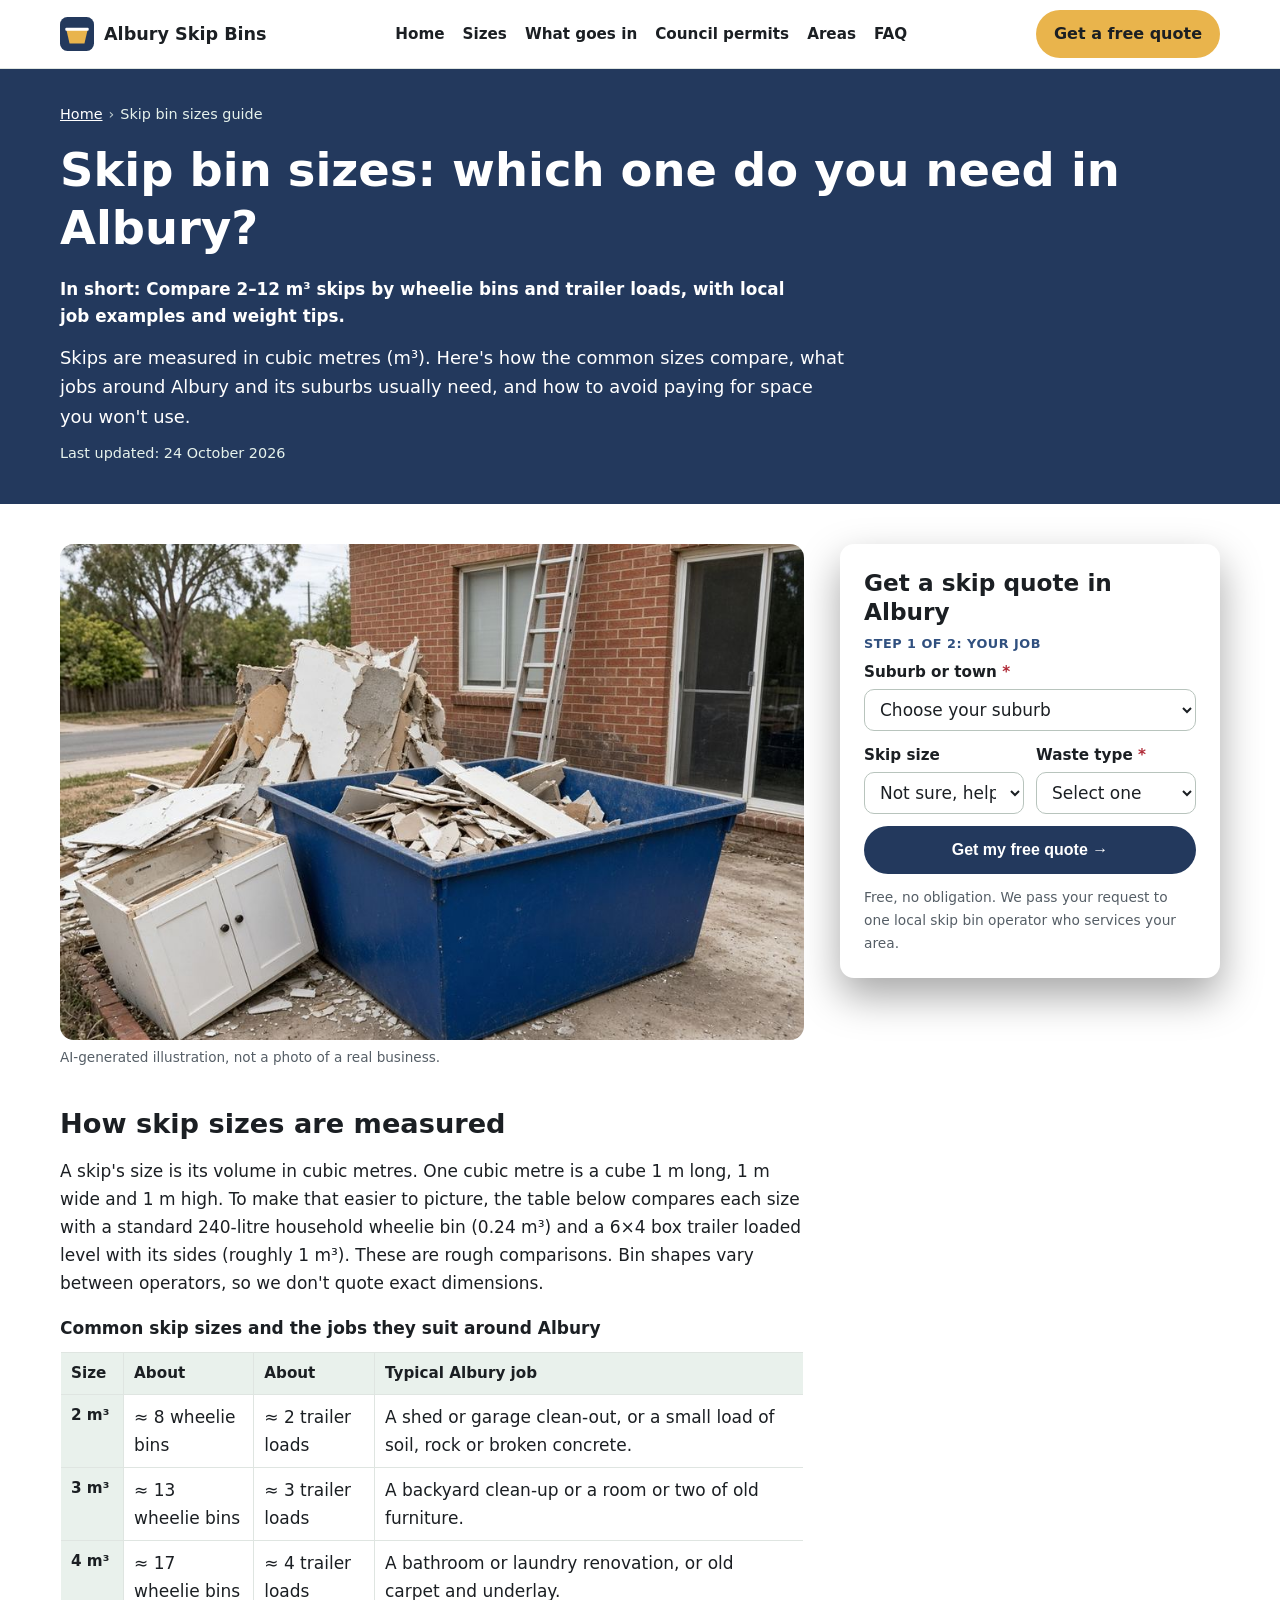
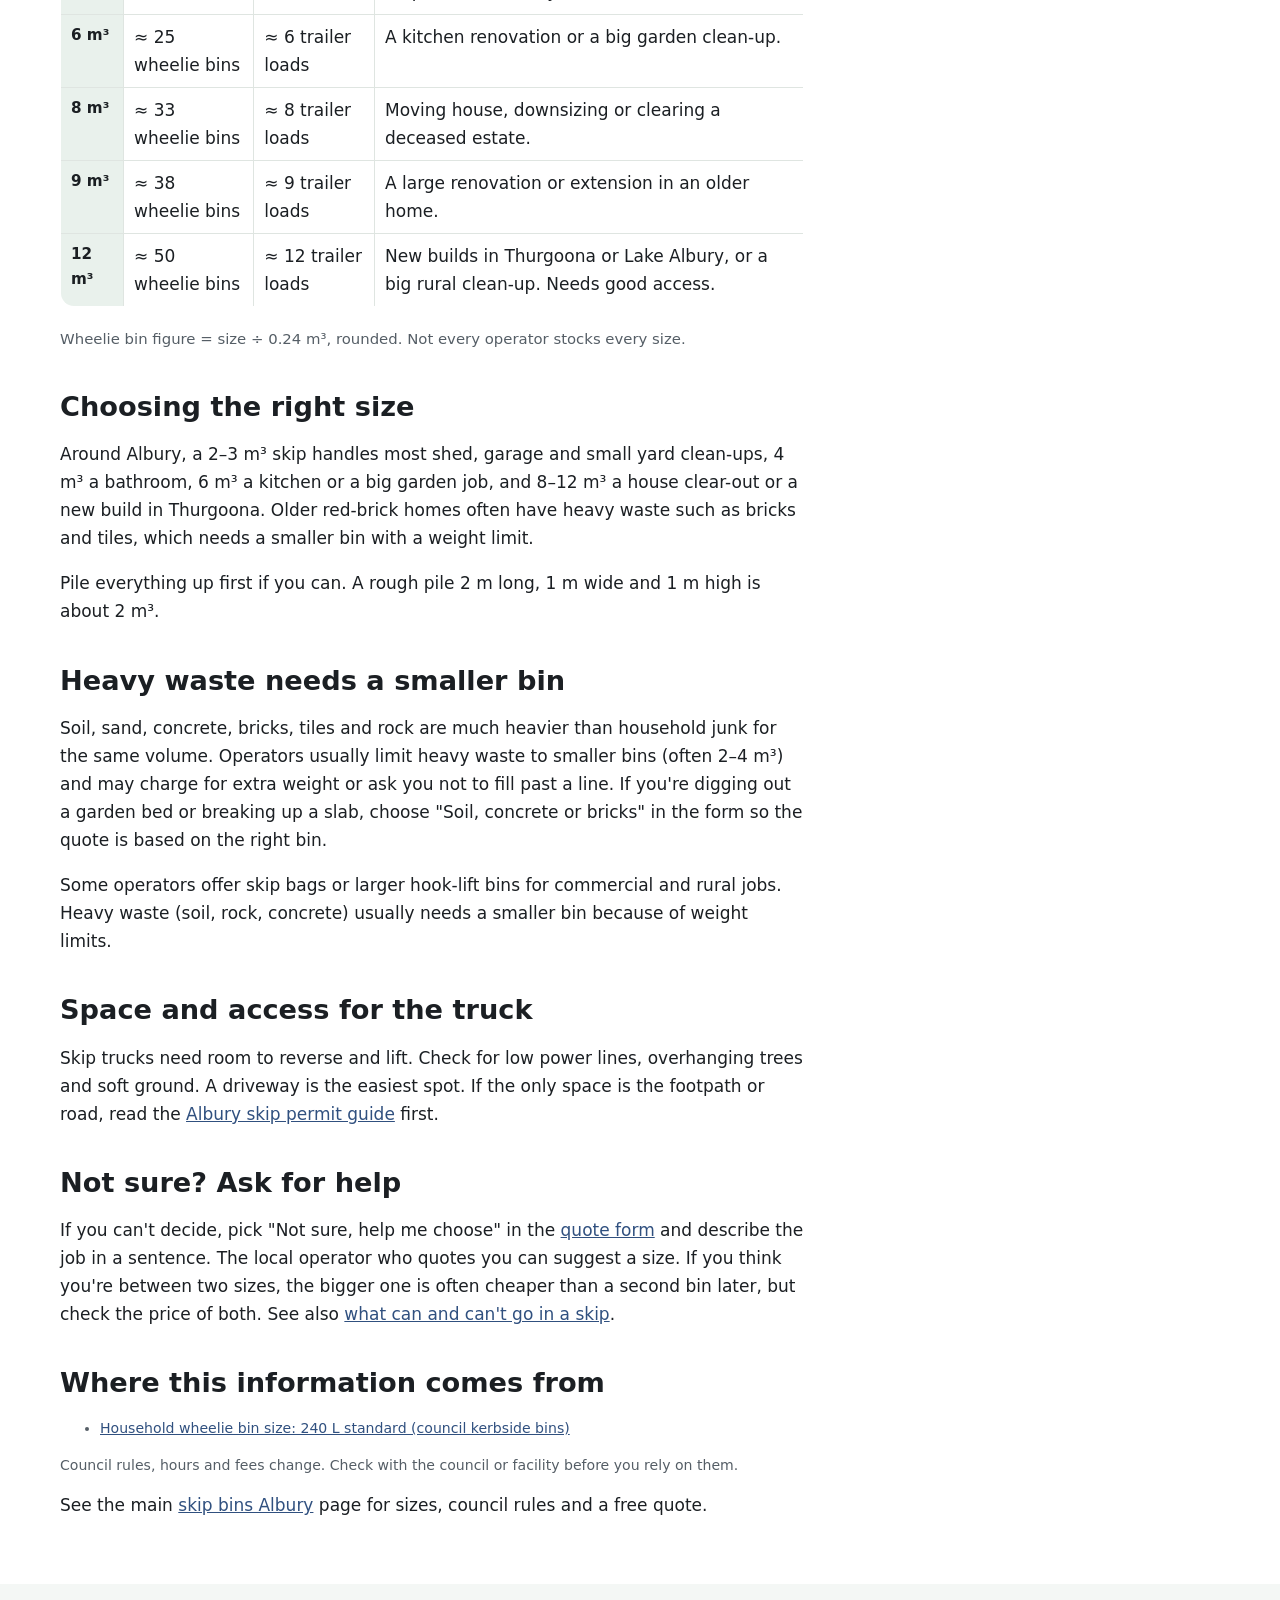
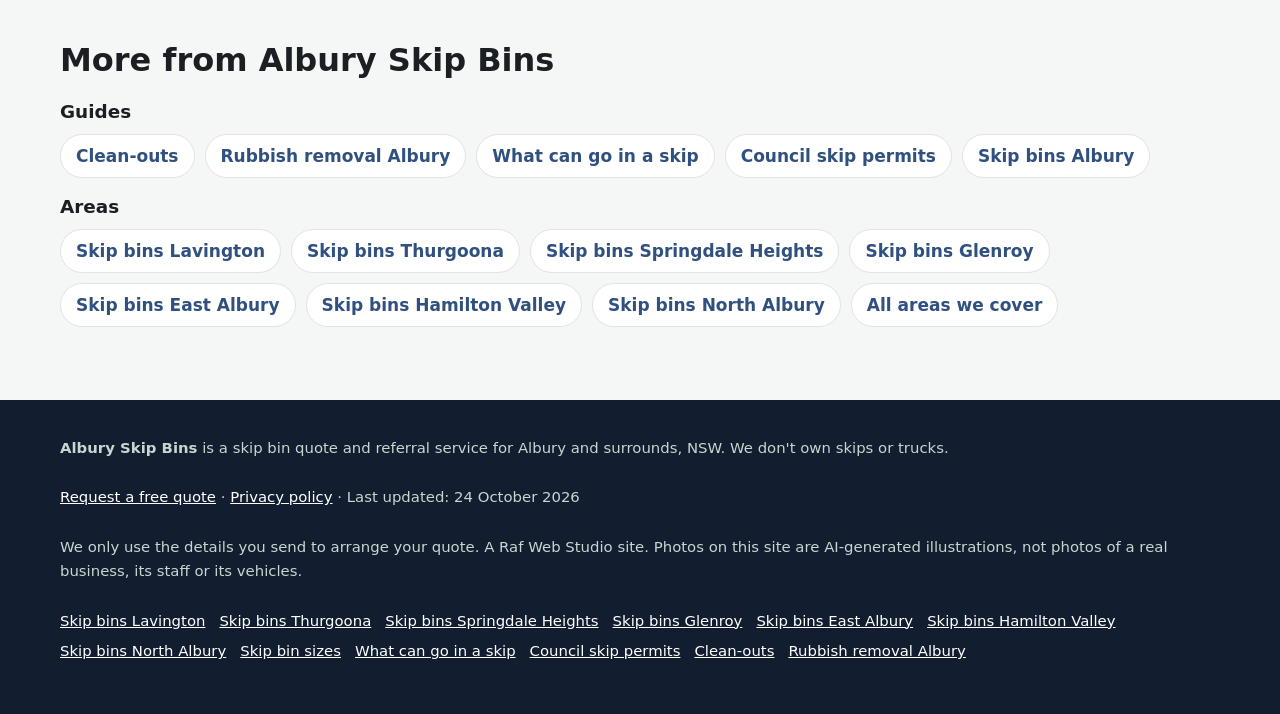
<file: skip-bin-sizes/index.html>
<!doctype html>
<html lang="en-AU">
<head>
<meta charset="utf-8">
<!-- Search Console verification meta tag goes here once the property is created -->
<meta name="viewport" content="width=device-width, initial-scale=1">
<title>Skip Bin Sizes Guide for Albury | 2 m³ to 12 m³ Explained</title>
<meta name="description" content="What size skip bin do you need in Albury? Compare 2–12 m³ skips by wheelie bins and trailer loads, with local job examples and weight tips.">
<link rel="canonical" href="https://alburyskipbins.com/skip-bin-sizes/">
<link rel="icon" href="/favicon.svg" type="image/svg+xml">
<meta name="theme-color" content="#23395d">
<meta property="og:type" content="article">
<meta property="og:locale" content="en_AU">
<meta property="og:site_name" content="Albury Skip Bins">
<meta property="og:title" content="Skip Bin Sizes Guide for Albury | 2 m³ to 12 m³ Explained">
<meta property="og:description" content="What size skip bin do you need in Albury? Compare 2–12 m³ skips by wheelie bins and trailer loads, with local job examples and weight tips.">
<meta property="og:url" content="https://alburyskipbins.com/skip-bin-sizes/">
<meta property="og:image" content="https://alburyskipbins.com/img/hero.jpg">
<meta name="twitter:card" content="summary_large_image">
<script>document.documentElement.classList.add('js')</script>
<link rel="stylesheet" href="/styles.css">

<!-- Google tag (gtag.js) -->
<script async src="https://www.googletagmanager.com/gtag/js?id=G-NLGCCS0E47"></script>
<script>
  window.dataLayer = window.dataLayer || [];
  function gtag(){dataLayer.push(arguments);}
  gtag('js', new Date());
  gtag('config', 'G-NLGCCS0E47');
</script>

<script type="application/ld+json">
{
 "@context": "https://schema.org",
 "@type": "WebPage",
 "@id": "https://alburyskipbins.com/skip-bin-sizes/#webpage",
 "url": "https://alburyskipbins.com/skip-bin-sizes/",
 "name": "Skip Bin Sizes Guide for Albury | 2 m³ to 12 m³ Explained",
 "description": "What size skip bin do you need in Albury? Compare 2–12 m³ skips by wheelie bins and trailer loads, with local job examples and weight tips.",
 "inLanguage": "en-AU",
 "dateModified": "2026-10-24",
 "isPartOf": {
  "@id": "https://alburyskipbins.com/#website"
 }
}
</script>
<script type="application/ld+json">
{
 "@context": "https://schema.org",
 "@type": "BreadcrumbList",
 "itemListElement": [
  {
   "@type": "ListItem",
   "position": 1,
   "name": "Home",
   "item": "https://alburyskipbins.com/"
  },
  {
   "@type": "ListItem",
   "position": 2,
   "name": "Skip bin sizes guide",
   "item": "https://alburyskipbins.com/skip-bin-sizes/"
  }
 ]
}
</script>
<script type="application/ld+json">
{
 "@context": "https://schema.org",
 "@type": "Service",
 "@id": "https://alburyskipbins.com/skip-bin-sizes/#service",
 "name": "Skip bin size advice and quotes in Albury",
 "serviceType": "Skip bin hire",
 "description": "What size skip bin do you need in Albury? Compare 2–12 m³ skips by wheelie bins and trailer loads, with local job examples and weight tips.",
 "url": "https://alburyskipbins.com/skip-bin-sizes/",
 "provider": {
  "@type": "Organization",
  "name": "Albury Skip Bins",
  "url": "https://alburyskipbins.com/"
 },
 "areaServed": [
  {
   "@type": "Place",
   "name": "Albury, NSW"
  }
 ]
}
</script>
</head>
<body>
<a class="skip-link" href="#main">Skip to content</a>

<header class="site-header">
  <div class="wrap">
    <a class="brand" href="/" aria-label="Albury Skip Bins home">
      <svg viewBox="0 0 64 64" aria-hidden="true"><rect width="64" height="64" rx="14" fill="#23395d"/><path d="M12 24h40l-6 26H18z" fill="#e9b44c"/><rect x="10" y="20" width="44" height="6" rx="2" fill="#fff"/></svg>
      Albury Skip Bins
    </a>
    <nav class="nav" aria-label="Main">
      <a href="/">Home</a>
      <a href="/skip-bin-sizes/">Sizes</a>
      <a href="/what-can-go-in-a-skip/">What goes in</a>
      <a href="/skip-bin-council-permit/">Council permits</a>
      <a href="/#areas">Areas</a>
      <a href="/#faq">FAQ</a>
    </nav>
    <a class="btn btn-call header-call" href="#quote">Get a free quote</a>
  </div>
</header>

<main id="main">
<section class="page-hero" aria-labelledby="h1">
  <div class="wrap">
    <nav class="crumbs" aria-label="Breadcrumb"><ol><li><a href="https://alburyskipbins.com/">Home</a></li><li aria-current="page">Skip bin sizes guide</li></ol></nav>
    <h1 id="h1">Skip bin sizes: which one do you need in Albury?</h1>
    <p class="summary">In short: Compare 2–12 m³ skips by wheelie bins and trailer loads, with local job examples and weight tips.</p>
    <p class="lead">Skips are measured in cubic metres (m³). Here's how the common sizes compare, what jobs around Albury and its suburbs usually need, and how to avoid paying for space you won't use.</p>
    <p class="updated">Last updated: 24 October 2026</p>
  </div>
</section>
<div class="wrap page-grid">
  <article class="page-body">
<figure><img src="/img/card-reno.jpg" width="900" height="600" style="aspect-ratio:3/2;object-fit:cover" alt="Illustration of a skip bin with renovation waste" decoding="async"><figcaption>AI-generated illustration, not a photo of a real business.</figcaption></figure>
<h2>How skip sizes are measured</h2>
<p>A skip's size is its volume in cubic metres. One cubic metre is a cube 1 m long, 1 m wide and 1 m high. To make that easier to picture, the table below compares each size with a standard 240-litre household wheelie bin (0.24 m³) and a 6×4 box trailer loaded level with its sides (roughly 1 m³). These are rough comparisons. Bin shapes vary between operators, so we don't quote exact dimensions.</p>
<div class="table-scroll"><table><caption>Common skip sizes and the jobs they suit around Albury</caption><thead><tr><th scope="col">Size</th><th scope="col">About</th><th scope="col">About</th><th scope="col">Typical Albury job</th></tr></thead><tbody><tr><th scope="row">2 m³</th><td>≈ 8 wheelie bins</td><td>≈ 2 trailer loads</td><td>A shed or garage clean-out, or a small load of soil, rock or broken concrete.</td></tr><tr><th scope="row">3 m³</th><td>≈ 13 wheelie bins</td><td>≈ 3 trailer loads</td><td>A backyard clean-up or a room or two of old furniture.</td></tr><tr><th scope="row">4 m³</th><td>≈ 17 wheelie bins</td><td>≈ 4 trailer loads</td><td>A bathroom or laundry renovation, or old carpet and underlay.</td></tr><tr><th scope="row">6 m³</th><td>≈ 25 wheelie bins</td><td>≈ 6 trailer loads</td><td>A kitchen renovation or a big garden clean-up.</td></tr><tr><th scope="row">8 m³</th><td>≈ 33 wheelie bins</td><td>≈ 8 trailer loads</td><td>Moving house, downsizing or clearing a deceased estate.</td></tr><tr><th scope="row">9 m³</th><td>≈ 38 wheelie bins</td><td>≈ 9 trailer loads</td><td>A large renovation or extension in an older home.</td></tr><tr><th scope="row">12 m³</th><td>≈ 50 wheelie bins</td><td>≈ 12 trailer loads</td><td>New builds in Thurgoona or Lake Albury, or a big rural clean-up. Needs good access.</td></tr></tbody></table></div>
<p class="note">Wheelie bin figure = size ÷ 0.24 m³, rounded. Not every operator stocks every size.</p>
<h2>Choosing the right size</h2>
<p>Around Albury, a 2–3 m³ skip handles most shed, garage and small yard clean-ups, 4 m³ a bathroom, 6 m³ a kitchen or a big garden job, and 8–12 m³ a house clear-out or a new build in Thurgoona. Older red-brick homes often have heavy waste such as bricks and tiles, which needs a smaller bin with a weight limit.</p><p>Pile everything up first if you can. A rough pile 2 m long, 1 m wide and 1 m high is about 2 m³.</p>
<h2>Heavy waste needs a smaller bin</h2>
<p>Soil, sand, concrete, bricks, tiles and rock are much heavier than household junk for the same volume. Operators usually limit heavy waste to smaller bins (often 2–4 m³) and may charge for extra weight or ask you not to fill past a line. If you're digging out a garden bed or breaking up a slab, choose "Soil, concrete or bricks" in the form so the quote is based on the right bin.</p><p>Some operators offer skip bags or larger hook-lift bins for commercial and rural jobs. Heavy waste (soil, rock, concrete) usually needs a smaller bin because of weight limits.</p>
<h2>Space and access for the truck</h2>
<p>Skip trucks need room to reverse and lift. Check for low power lines, overhanging trees and soft ground. A driveway is the easiest spot. If the only space is the footpath or road, read the <a href="/skip-bin-council-permit/">Albury skip permit guide</a> first.</p>
<h2>Not sure? Ask for help</h2>
<p>If you can't decide, pick "Not sure, help me choose" in the <a href="#quote">quote form</a> and describe the job in a sentence. The local operator who quotes you can suggest a size. If you think you're between two sizes, the bigger one is often cheaper than a second bin later, but check the price of both. See also <a href="/what-can-go-in-a-skip/">what can and can't go in a skip</a>.</p>
<h2>Where this information comes from</h2>
<ul class="sources"><li><a href="https://www.alburycity.nsw.gov.au/" rel="noopener">Household wheelie bin size: 240 L standard (council kerbside bins)</a></li></ul>
<p class="sources">Council rules, hours and fees change. Check with the council or facility before you rely on them.</p>

<p class="home-link">See the main <a href="/">skip bins Albury</a> page for sizes, council rules and a free quote.</p>
  </article>
  <aside class="page-aside">
    <div class="hero-form-card" id="quote">
      <h2 id="quote-h">Get a skip quote in Albury</h2>
      <form class="quote-form two-step" id="quote-form" action="https://formsubmit.co/quotes@alburyskipbins.com" method="post" novalidate>
        <input type="hidden" name="_subject" value="New quote request – alburyskipbins.com">
        <input type="hidden" name="_captcha" value="true">
        <input type="hidden" name="_template" value="table">
        <input type="hidden" name="_next" value="https://alburyskipbins.com/thanks.html">
        <input type="text" name="_honey" style="display:none" tabindex="-1" autocomplete="off" aria-hidden="true">
        <input type="hidden" name="source" value="alburyskipbins.com">
        <input type="hidden" name="page" value="/skip-bin-sizes/">
        <fieldset class="step step-1">
          <legend class="step-label">Step 1 of 2: your job</legend>
          <div class="full"><label for="suburb">Suburb or town <span class="req" aria-hidden="true">*</span></label>
            <select id="suburb" name="suburb" required><option value="">Choose your suburb</option><option>Albury</option><option>North Albury</option><option>South Albury</option><option>East Albury</option><option>West Albury</option><option>Central Albury</option><option>Lavington</option><option>Glenroy</option><option>Springdale Heights</option><option>Hamilton Valley</option><option>Thurgoona</option><option>Lake Albury</option><option>Splitters Creek</option><option>Table Top</option><option>Ettamogah</option><option>Jindera</option><option value="Other">Other (tell us below)</option></select></div>
          <div class="full other-wrap"><label for="suburb_other">Other suburb or town</label><input id="suburb_other" name="suburb_other" type="text" autocomplete="address-level2"></div>
          <div><label for="size">Skip size</label>
            <select id="size" name="skip_size"><option value="Not sure">Not sure, help me choose</option><option>Skip bag (about 1 m³)</option><option>2 m³</option><option>3 m³</option><option>4 m³</option><option>6 m³</option><option>8 m³</option><option>9 m³</option><option>10–12 m³</option><option>Larger / hook-lift</option></select></div>
          <div><label for="waste">Waste type <span class="req" aria-hidden="true">*</span></label>
            <select id="waste" name="waste_type" required><option value="">Select one</option><option>General household</option><option>Green waste</option><option>Mixed renovation / building</option><option>Soil, concrete or bricks</option><option>Mixed, not sure</option><option>May contain asbestos</option></select></div>
          <div class="full js-only"><button class="btn btn-primary btn-block" type="button" id="to-step-2">Get my free quote →</button></div>
          <p class="microcopy full">Free, no obligation. We pass your request to one local skip bin operator who services your area.</p>
          <p class="form-error full" id="step1-error" role="alert" hidden>Please choose your suburb and waste type.</p>
        </fieldset>
        <fieldset class="step step-2" id="step-2">
          <legend class="step-label">Step 2 of 2: your details</legend>
          <div><label for="name">Name <span class="req" aria-hidden="true">*</span></label><input id="name" name="name" type="text" autocomplete="name" required></div>
          <div><label for="phone">Phone <span class="req" aria-hidden="true">*</span></label><input id="phone" name="phone" type="tel" autocomplete="tel" inputmode="tel" required></div>
          <div><label for="email">Email</label><input id="email" name="email" type="email" autocomplete="email"></div>
          <div><label for="date">Delivery date</label><input id="date" name="preferred_date" type="date"></div>
          <div class="full"><label for="message">Anything else?</label><textarea id="message" name="message" rows="2" placeholder="e.g. red-brick reno, new build in Thurgoona, shed clean-out, 7 days"></textarea></div>
          <p class="consent full">By sending this form you agree we can share your details with one local skip bin operator so they can quote for your job. See our <a href="/privacy.html">privacy policy</a>.</p>
          <div class="full step2-actions"><button class="btn btn-primary" type="submit">Send my quote request</button><button class="btn-link js-only" type="button" id="back-1">← Back</button></div>
        </fieldset>
      </form>
    </div>
  </aside>
</div>
<section class="alt" aria-labelledby="more-h">
  <div class="wrap">
    <h2 id="more-h">More from Albury Skip Bins</h2>
    <h3>Guides</h3>
    <ul class="link-list"><li><a href="/clean-outs/">Clean-outs</a></li><li><a href="/rubbish-removal-albury/">Rubbish removal Albury</a></li><li><a href="/what-can-go-in-a-skip/">What can go in a skip</a></li><li><a href="/skip-bin-council-permit/">Council skip permits</a></li><li><a href="/">Skip bins Albury</a></li></ul>
    <h3>Areas</h3>
    <ul class="link-list"><li><a href="/skip-bins-lavington/">Skip bins Lavington</a></li><li><a href="/skip-bins-thurgoona/">Skip bins Thurgoona</a></li><li><a href="/skip-bins-springdale-heights/">Skip bins Springdale Heights</a></li><li><a href="/skip-bins-glenroy/">Skip bins Glenroy</a></li><li><a href="/skip-bins-east-albury/">Skip bins East Albury</a></li><li><a href="/skip-bins-hamilton-valley/">Skip bins Hamilton Valley</a></li><li><a href="/skip-bins-north-albury/">Skip bins North Albury</a></li><li><a href="/#areas">All areas we cover</a></li></ul>
  </div>
</section>
</main>

<footer class="site-footer">
  <div class="wrap">
    <p><strong>Albury Skip Bins</strong> is a skip bin quote and referral service for Albury and surrounds, NSW. We don't own skips or trucks.</p>
    <p><a href="#quote">Request a free quote</a> · <a href="/privacy.html">Privacy policy</a> · Last updated: 24 October 2026</p>
    <p>We only use the details you send to arrange your quote. A Raf Web Studio site. Photos on this site are AI-generated illustrations, not photos of a real business, its staff or its vehicles.</p>
    <p class="footer-links"><a href="/skip-bins-lavington/">Skip bins Lavington</a> <a href="/skip-bins-thurgoona/">Skip bins Thurgoona</a> <a href="/skip-bins-springdale-heights/">Skip bins Springdale Heights</a> <a href="/skip-bins-glenroy/">Skip bins Glenroy</a> <a href="/skip-bins-east-albury/">Skip bins East Albury</a> <a href="/skip-bins-hamilton-valley/">Skip bins Hamilton Valley</a> <a href="/skip-bins-north-albury/">Skip bins North Albury</a> <a href="/skip-bin-sizes/">Skip bin sizes</a> <a href="/what-can-go-in-a-skip/">What can go in a skip</a> <a href="/skip-bin-council-permit/">Council skip permits</a> <a href="/clean-outs/">Clean-outs</a> <a href="/rubbish-removal-albury/">Rubbish removal Albury</a></p>
  </div>
</footer>

<div class="mobile-call" aria-label="Quick contact">
  <a class="btn btn-call" href="#quote">Get a free quote</a>
</div>
<script src="/form.js" defer></script>
</body>
</html>
</file>
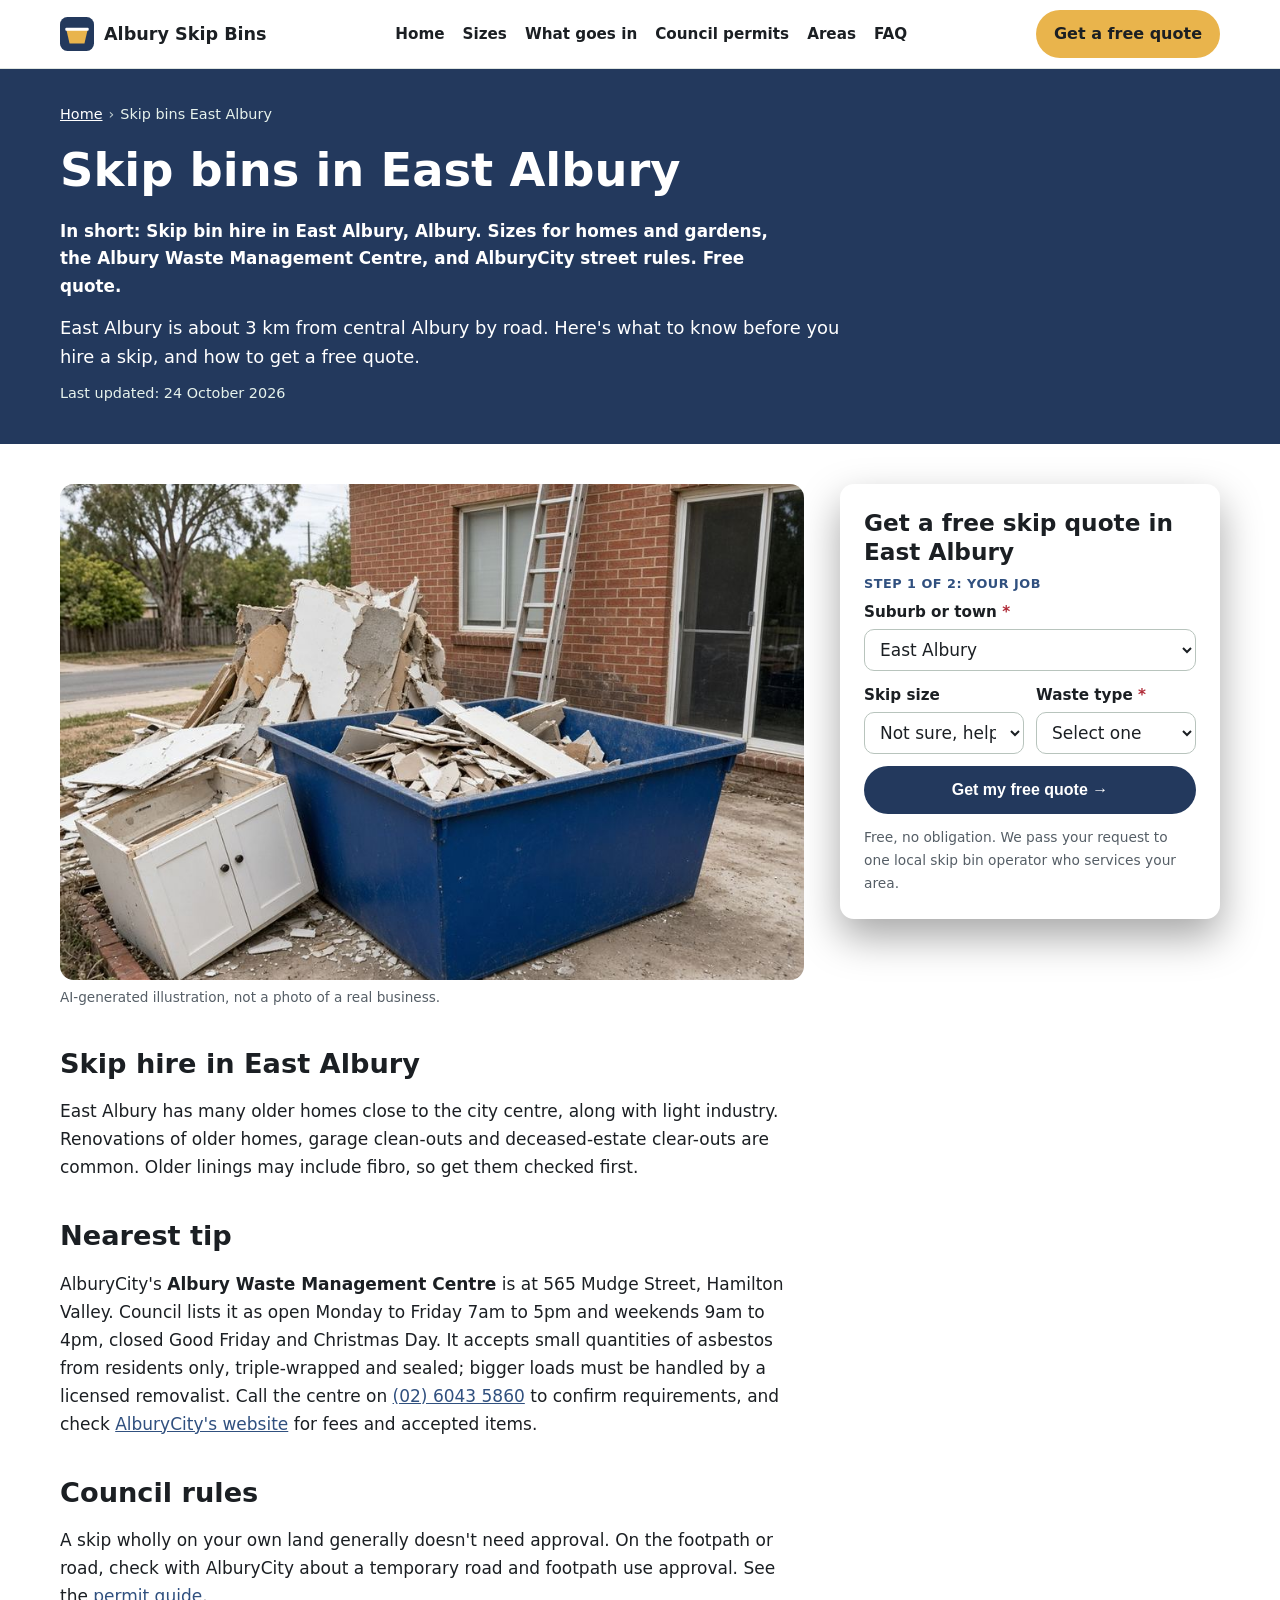
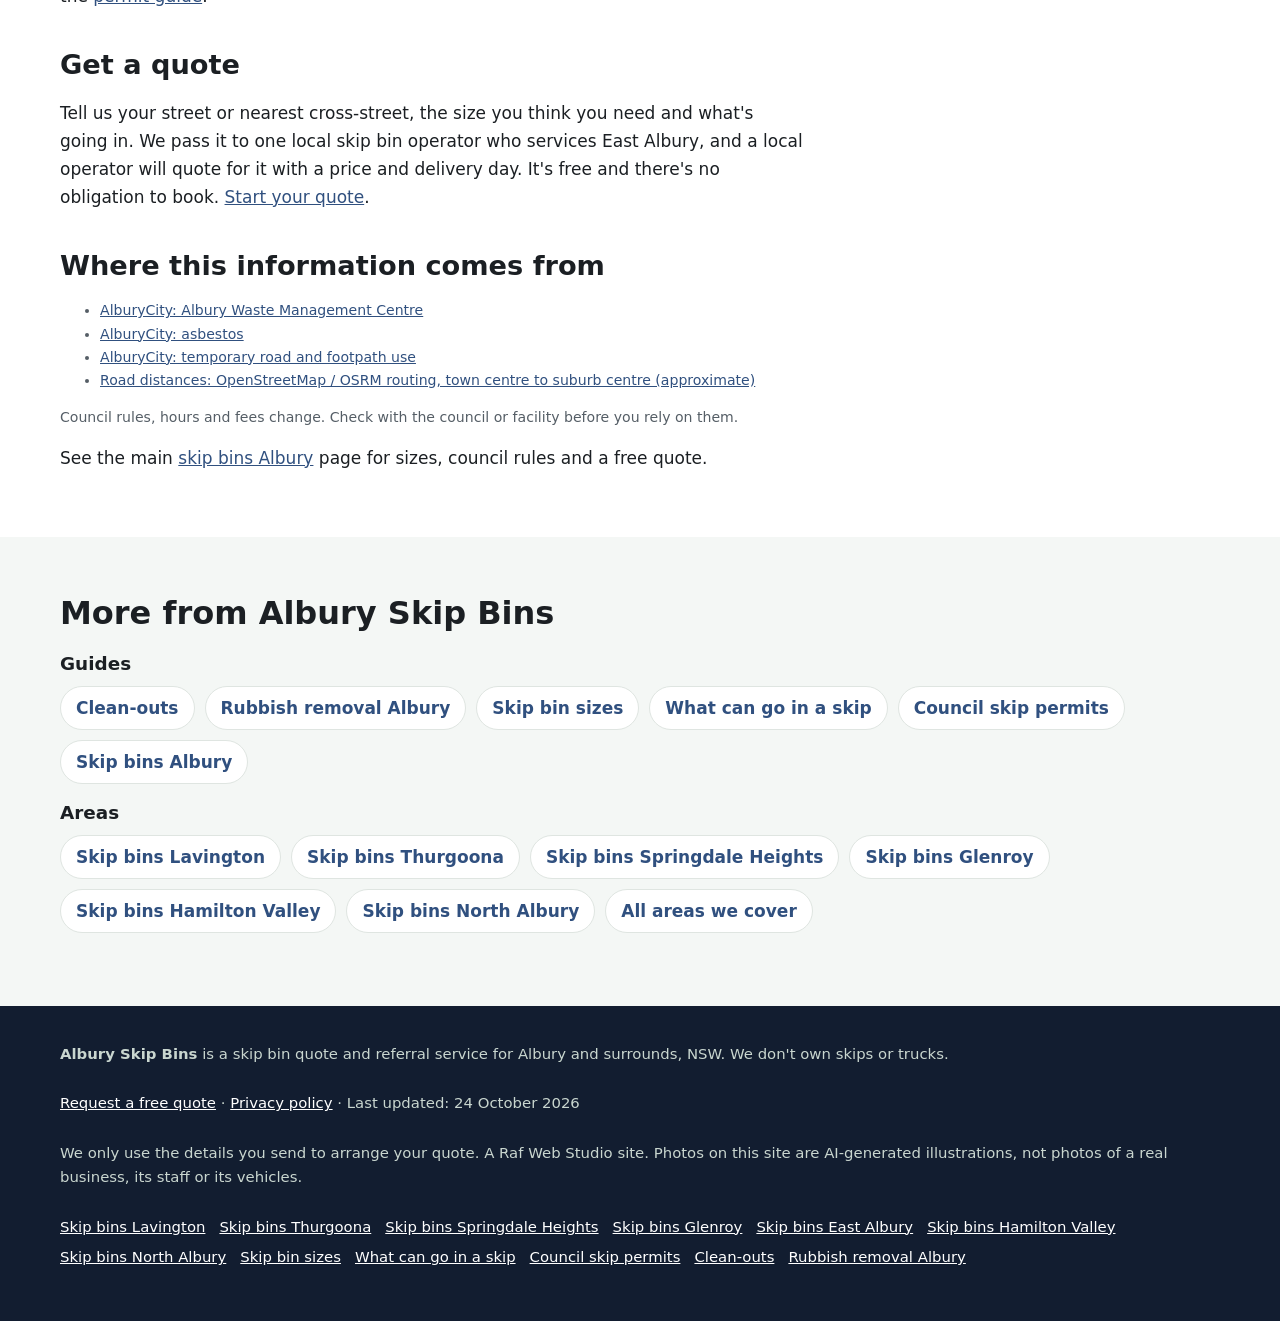
<file: skip-bins-east-albury/index.html>
<!doctype html>
<html lang="en-AU">
<head>
<meta charset="utf-8">
<!-- Search Console verification meta tag goes here once the property is created -->
<meta name="viewport" content="width=device-width, initial-scale=1">
<title>Skip Bins East Albury | Free Skip Bin Hire Quotes, East Albury NSW</title>
<meta name="description" content="Skip bin hire in East Albury, Albury. Sizes for homes and gardens, the Albury Waste Management Centre, and AlburyCity street rules. Free quote.">
<link rel="canonical" href="https://alburyskipbins.com/skip-bins-east-albury/">
<link rel="icon" href="/favicon.svg" type="image/svg+xml">
<meta name="theme-color" content="#23395d">
<meta property="og:type" content="article">
<meta property="og:locale" content="en_AU">
<meta property="og:site_name" content="Albury Skip Bins">
<meta property="og:title" content="Skip Bins East Albury | Free Skip Bin Hire Quotes, East Albury NSW">
<meta property="og:description" content="Skip bin hire in East Albury, Albury. Sizes for homes and gardens, the Albury Waste Management Centre, and AlburyCity street rules. Free quote.">
<meta property="og:url" content="https://alburyskipbins.com/skip-bins-east-albury/">
<meta property="og:image" content="https://alburyskipbins.com/img/hero.jpg">
<meta name="twitter:card" content="summary_large_image">
<script>document.documentElement.classList.add('js')</script>
<link rel="stylesheet" href="/styles.css">

<!-- Google tag (gtag.js) -->
<script async src="https://www.googletagmanager.com/gtag/js?id=G-NLGCCS0E47"></script>
<script>
  window.dataLayer = window.dataLayer || [];
  function gtag(){dataLayer.push(arguments);}
  gtag('js', new Date());
  gtag('config', 'G-NLGCCS0E47');
</script>

<script type="application/ld+json">
{
 "@context": "https://schema.org",
 "@type": "WebPage",
 "@id": "https://alburyskipbins.com/skip-bins-east-albury/#webpage",
 "url": "https://alburyskipbins.com/skip-bins-east-albury/",
 "name": "Skip Bins East Albury | Free Skip Bin Hire Quotes, East Albury NSW",
 "description": "Skip bin hire in East Albury, Albury. Sizes for homes and gardens, the Albury Waste Management Centre, and AlburyCity street rules. Free quote.",
 "inLanguage": "en-AU",
 "dateModified": "2026-10-24",
 "isPartOf": {
  "@id": "https://alburyskipbins.com/#website"
 }
}
</script>
<script type="application/ld+json">
{
 "@context": "https://schema.org",
 "@type": "BreadcrumbList",
 "itemListElement": [
  {
   "@type": "ListItem",
   "position": 1,
   "name": "Home",
   "item": "https://alburyskipbins.com/"
  },
  {
   "@type": "ListItem",
   "position": 2,
   "name": "Skip bins East Albury",
   "item": "https://alburyskipbins.com/skip-bins-east-albury/"
  }
 ]
}
</script>
<script type="application/ld+json">
{
 "@context": "https://schema.org",
 "@type": "Service",
 "@id": "https://alburyskipbins.com/skip-bins-east-albury/#service",
 "name": "Skip bin hire quotes in East Albury",
 "serviceType": "Skip bin hire",
 "description": "Skip bin hire in East Albury, Albury. Sizes for homes and gardens, the Albury Waste Management Centre, and AlburyCity street rules. Free quote.",
 "url": "https://alburyskipbins.com/skip-bins-east-albury/",
 "provider": {
  "@type": "Organization",
  "name": "Albury Skip Bins",
  "url": "https://alburyskipbins.com/"
 },
 "areaServed": [
  {
   "@type": "Place",
   "name": "East Albury, NSW"
  }
 ]
}
</script>
</head>
<body>
<a class="skip-link" href="#main">Skip to content</a>

<header class="site-header">
  <div class="wrap">
    <a class="brand" href="/" aria-label="Albury Skip Bins home">
      <svg viewBox="0 0 64 64" aria-hidden="true"><rect width="64" height="64" rx="14" fill="#23395d"/><path d="M12 24h40l-6 26H18z" fill="#e9b44c"/><rect x="10" y="20" width="44" height="6" rx="2" fill="#fff"/></svg>
      Albury Skip Bins
    </a>
    <nav class="nav" aria-label="Main">
      <a href="/">Home</a>
      <a href="/skip-bin-sizes/">Sizes</a>
      <a href="/what-can-go-in-a-skip/">What goes in</a>
      <a href="/skip-bin-council-permit/">Council permits</a>
      <a href="/#areas">Areas</a>
      <a href="/#faq">FAQ</a>
    </nav>
    <a class="btn btn-call header-call" href="#quote">Get a free quote</a>
  </div>
</header>

<main id="main">
<section class="page-hero" aria-labelledby="h1">
  <div class="wrap">
    <nav class="crumbs" aria-label="Breadcrumb"><ol><li><a href="https://alburyskipbins.com/">Home</a></li><li aria-current="page">Skip bins East Albury</li></ol></nav>
    <h1 id="h1">Skip bins in East Albury</h1>
    <p class="summary">In short: Skip bin hire in East Albury, Albury. Sizes for homes and gardens, the Albury Waste Management Centre, and AlburyCity street rules. Free quote.</p>
    <p class="lead">East Albury is about 3 km from central Albury by road. Here's what to know before you hire a skip, and how to get a free quote.</p>
    <p class="updated">Last updated: 24 October 2026</p>
  </div>
</section>
<div class="wrap page-grid">
  <article class="page-body">
<figure><img src="/img/card-reno.jpg" width="900" height="600" style="aspect-ratio:3/2;object-fit:cover" alt="Illustration of a skip bin outside a house under renovation" decoding="async"><figcaption>AI-generated illustration, not a photo of a real business.</figcaption></figure>
<h2>Skip hire in East Albury</h2>
<p>East Albury has many older homes close to the city centre, along with light industry. Renovations of older homes, garage clean-outs and deceased-estate clear-outs are common. Older linings may include fibro, so get them checked first.</p>
<h2>Nearest tip</h2>
<p>AlburyCity's <strong>Albury Waste Management Centre</strong> is at 565 Mudge Street, Hamilton Valley. Council lists it as open Monday to Friday 7am to 5pm and weekends 9am to 4pm, closed Good Friday and Christmas Day. It accepts small quantities of asbestos from residents only, triple-wrapped and sealed; bigger loads must be handled by a licensed removalist. Call the centre on <a href="tel:0260435860">(02) 6043 5860</a> to confirm requirements, and check <a href="https://www.alburycity.nsw.gov.au/" rel="noopener">AlburyCity's website</a> for fees and accepted items.</p>
<h2>Council rules</h2>
<p>A skip wholly on your own land generally doesn't need approval. On the footpath or road, check with AlburyCity about a temporary road and footpath use approval. See the <a href="/skip-bin-council-permit/">permit guide</a>.</p>
<h2>Get a quote</h2>
<p>Tell us your street or nearest cross-street, the size you think you need and what's going in. We pass it to one local skip bin operator who services East Albury, and a local operator will quote for it with a price and delivery day. It's free and there's no obligation to book. <a href="#quote">Start your quote</a>.</p>
<h2>Where this information comes from</h2>
<ul class="sources"><li><a href="https://www.alburycity.nsw.gov.au/services/waste-and-recycling/albury-waste-management-centre" rel="noopener">AlburyCity: Albury Waste Management Centre</a></li><li><a href="https://www.alburycity.nsw.gov.au/environment/public-health/asbestos" rel="noopener">AlburyCity: asbestos</a></li><li><a href="https://www.alburycity.nsw.gov.au/business/permits-and-requirements/outdoor-activities/temporary-road-and-footpath-use" rel="noopener">AlburyCity: temporary road and footpath use</a></li><li><a href="https://www.openstreetmap.org/" rel="noopener">Road distances: OpenStreetMap / OSRM routing, town centre to suburb centre (approximate)</a></li></ul>
<p class="sources">Council rules, hours and fees change. Check with the council or facility before you rely on them.</p>

<p class="home-link">See the main <a href="/">skip bins Albury</a> page for sizes, council rules and a free quote.</p>
  </article>
  <aside class="page-aside">
    <div class="hero-form-card" id="quote">
      <h2 id="quote-h">Get a free skip quote in East Albury</h2>
      <form class="quote-form two-step" id="quote-form" action="https://formsubmit.co/quotes@alburyskipbins.com" method="post" novalidate>
        <input type="hidden" name="_subject" value="New quote request – alburyskipbins.com">
        <input type="hidden" name="_captcha" value="true">
        <input type="hidden" name="_template" value="table">
        <input type="hidden" name="_next" value="https://alburyskipbins.com/thanks.html">
        <input type="text" name="_honey" style="display:none" tabindex="-1" autocomplete="off" aria-hidden="true">
        <input type="hidden" name="source" value="alburyskipbins.com">
        <input type="hidden" name="page" value="/skip-bins-east-albury/">
        <fieldset class="step step-1">
          <legend class="step-label">Step 1 of 2: your job</legend>
          <div class="full"><label for="suburb">Suburb or town <span class="req" aria-hidden="true">*</span></label>
            <select id="suburb" name="suburb" required><option value="">Choose your suburb</option><option>Albury</option><option>North Albury</option><option>South Albury</option><option selected>East Albury</option><option>West Albury</option><option>Central Albury</option><option>Lavington</option><option>Glenroy</option><option>Springdale Heights</option><option>Hamilton Valley</option><option>Thurgoona</option><option>Lake Albury</option><option>Splitters Creek</option><option>Table Top</option><option>Ettamogah</option><option>Jindera</option><option value="Other">Other (tell us below)</option></select></div>
          <div class="full other-wrap"><label for="suburb_other">Other suburb or town</label><input id="suburb_other" name="suburb_other" type="text" autocomplete="address-level2"></div>
          <div><label for="size">Skip size</label>
            <select id="size" name="skip_size"><option value="Not sure">Not sure, help me choose</option><option>Skip bag (about 1 m³)</option><option>2 m³</option><option>3 m³</option><option>4 m³</option><option>6 m³</option><option>8 m³</option><option>9 m³</option><option>10–12 m³</option><option>Larger / hook-lift</option></select></div>
          <div><label for="waste">Waste type <span class="req" aria-hidden="true">*</span></label>
            <select id="waste" name="waste_type" required><option value="">Select one</option><option>General household</option><option>Green waste</option><option>Mixed renovation / building</option><option>Soil, concrete or bricks</option><option>Mixed, not sure</option><option>May contain asbestos</option></select></div>
          <div class="full js-only"><button class="btn btn-primary btn-block" type="button" id="to-step-2">Get my free quote →</button></div>
          <p class="microcopy full">Free, no obligation. We pass your request to one local skip bin operator who services your area.</p>
          <p class="form-error full" id="step1-error" role="alert" hidden>Please choose your suburb and waste type.</p>
        </fieldset>
        <fieldset class="step step-2" id="step-2">
          <legend class="step-label">Step 2 of 2: your details</legend>
          <div><label for="name">Name <span class="req" aria-hidden="true">*</span></label><input id="name" name="name" type="text" autocomplete="name" required></div>
          <div><label for="phone">Phone <span class="req" aria-hidden="true">*</span></label><input id="phone" name="phone" type="tel" autocomplete="tel" inputmode="tel" required></div>
          <div><label for="email">Email</label><input id="email" name="email" type="email" autocomplete="email"></div>
          <div><label for="date">Delivery date</label><input id="date" name="preferred_date" type="date"></div>
          <div class="full"><label for="message">Anything else?</label><textarea id="message" name="message" rows="2" placeholder="e.g. red-brick reno, new build in Thurgoona, shed clean-out, 7 days"></textarea></div>
          <p class="consent full">By sending this form you agree we can share your details with one local skip bin operator so they can quote for your job. See our <a href="/privacy.html">privacy policy</a>.</p>
          <div class="full step2-actions"><button class="btn btn-primary" type="submit">Send my quote request</button><button class="btn-link js-only" type="button" id="back-1">← Back</button></div>
        </fieldset>
      </form>
    </div>
  </aside>
</div>
<section class="alt" aria-labelledby="more-h">
  <div class="wrap">
    <h2 id="more-h">More from Albury Skip Bins</h2>
    <h3>Guides</h3>
    <ul class="link-list"><li><a href="/clean-outs/">Clean-outs</a></li><li><a href="/rubbish-removal-albury/">Rubbish removal Albury</a></li><li><a href="/skip-bin-sizes/">Skip bin sizes</a></li><li><a href="/what-can-go-in-a-skip/">What can go in a skip</a></li><li><a href="/skip-bin-council-permit/">Council skip permits</a></li><li><a href="/">Skip bins Albury</a></li></ul>
    <h3>Areas</h3>
    <ul class="link-list"><li><a href="/skip-bins-lavington/">Skip bins Lavington</a></li><li><a href="/skip-bins-thurgoona/">Skip bins Thurgoona</a></li><li><a href="/skip-bins-springdale-heights/">Skip bins Springdale Heights</a></li><li><a href="/skip-bins-glenroy/">Skip bins Glenroy</a></li><li><a href="/skip-bins-hamilton-valley/">Skip bins Hamilton Valley</a></li><li><a href="/skip-bins-north-albury/">Skip bins North Albury</a></li><li><a href="/#areas">All areas we cover</a></li></ul>
  </div>
</section>
</main>

<footer class="site-footer">
  <div class="wrap">
    <p><strong>Albury Skip Bins</strong> is a skip bin quote and referral service for Albury and surrounds, NSW. We don't own skips or trucks.</p>
    <p><a href="#quote">Request a free quote</a> · <a href="/privacy.html">Privacy policy</a> · Last updated: 24 October 2026</p>
    <p>We only use the details you send to arrange your quote. A Raf Web Studio site. Photos on this site are AI-generated illustrations, not photos of a real business, its staff or its vehicles.</p>
    <p class="footer-links"><a href="/skip-bins-lavington/">Skip bins Lavington</a> <a href="/skip-bins-thurgoona/">Skip bins Thurgoona</a> <a href="/skip-bins-springdale-heights/">Skip bins Springdale Heights</a> <a href="/skip-bins-glenroy/">Skip bins Glenroy</a> <a href="/skip-bins-east-albury/">Skip bins East Albury</a> <a href="/skip-bins-hamilton-valley/">Skip bins Hamilton Valley</a> <a href="/skip-bins-north-albury/">Skip bins North Albury</a> <a href="/skip-bin-sizes/">Skip bin sizes</a> <a href="/what-can-go-in-a-skip/">What can go in a skip</a> <a href="/skip-bin-council-permit/">Council skip permits</a> <a href="/clean-outs/">Clean-outs</a> <a href="/rubbish-removal-albury/">Rubbish removal Albury</a></p>
  </div>
</footer>

<div class="mobile-call" aria-label="Quick contact">
  <a class="btn btn-call" href="#quote">Get a free quote</a>
</div>
<script src="/form.js" defer></script>
</body>
</html>
</file>
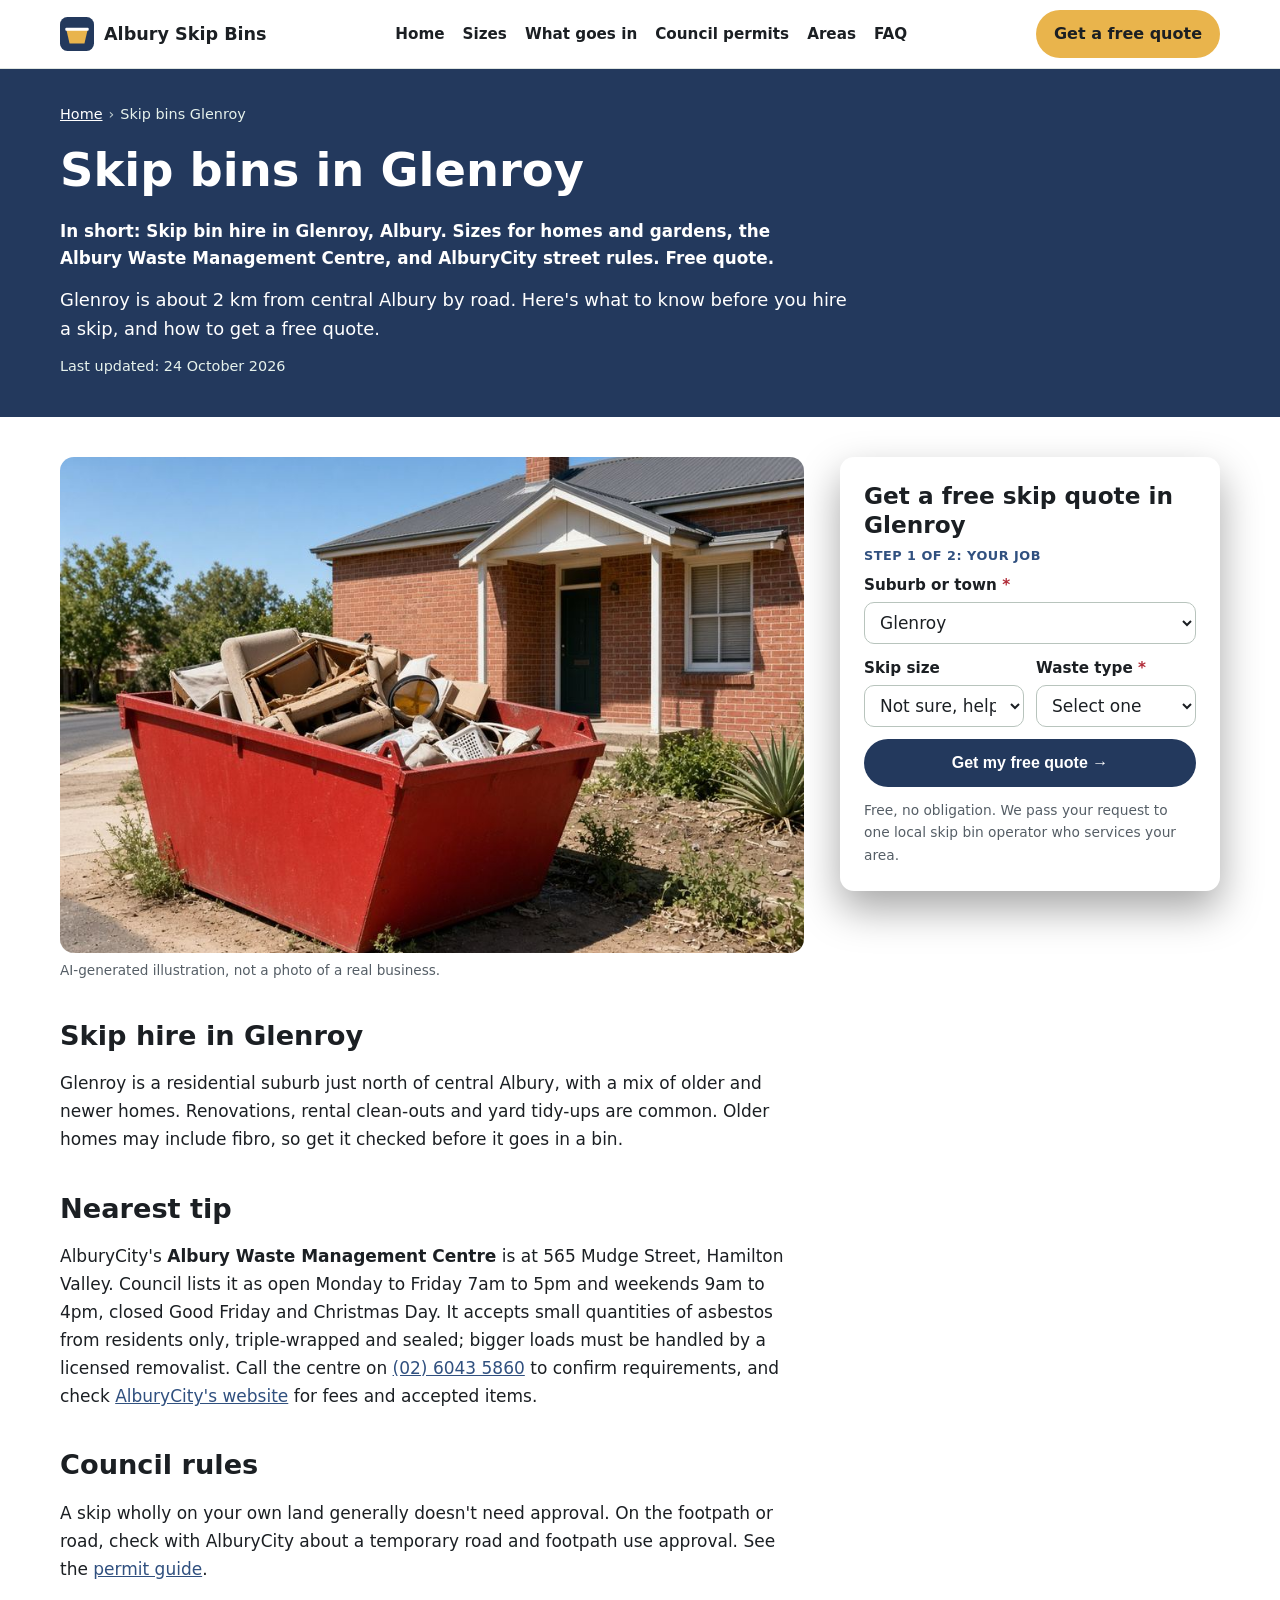
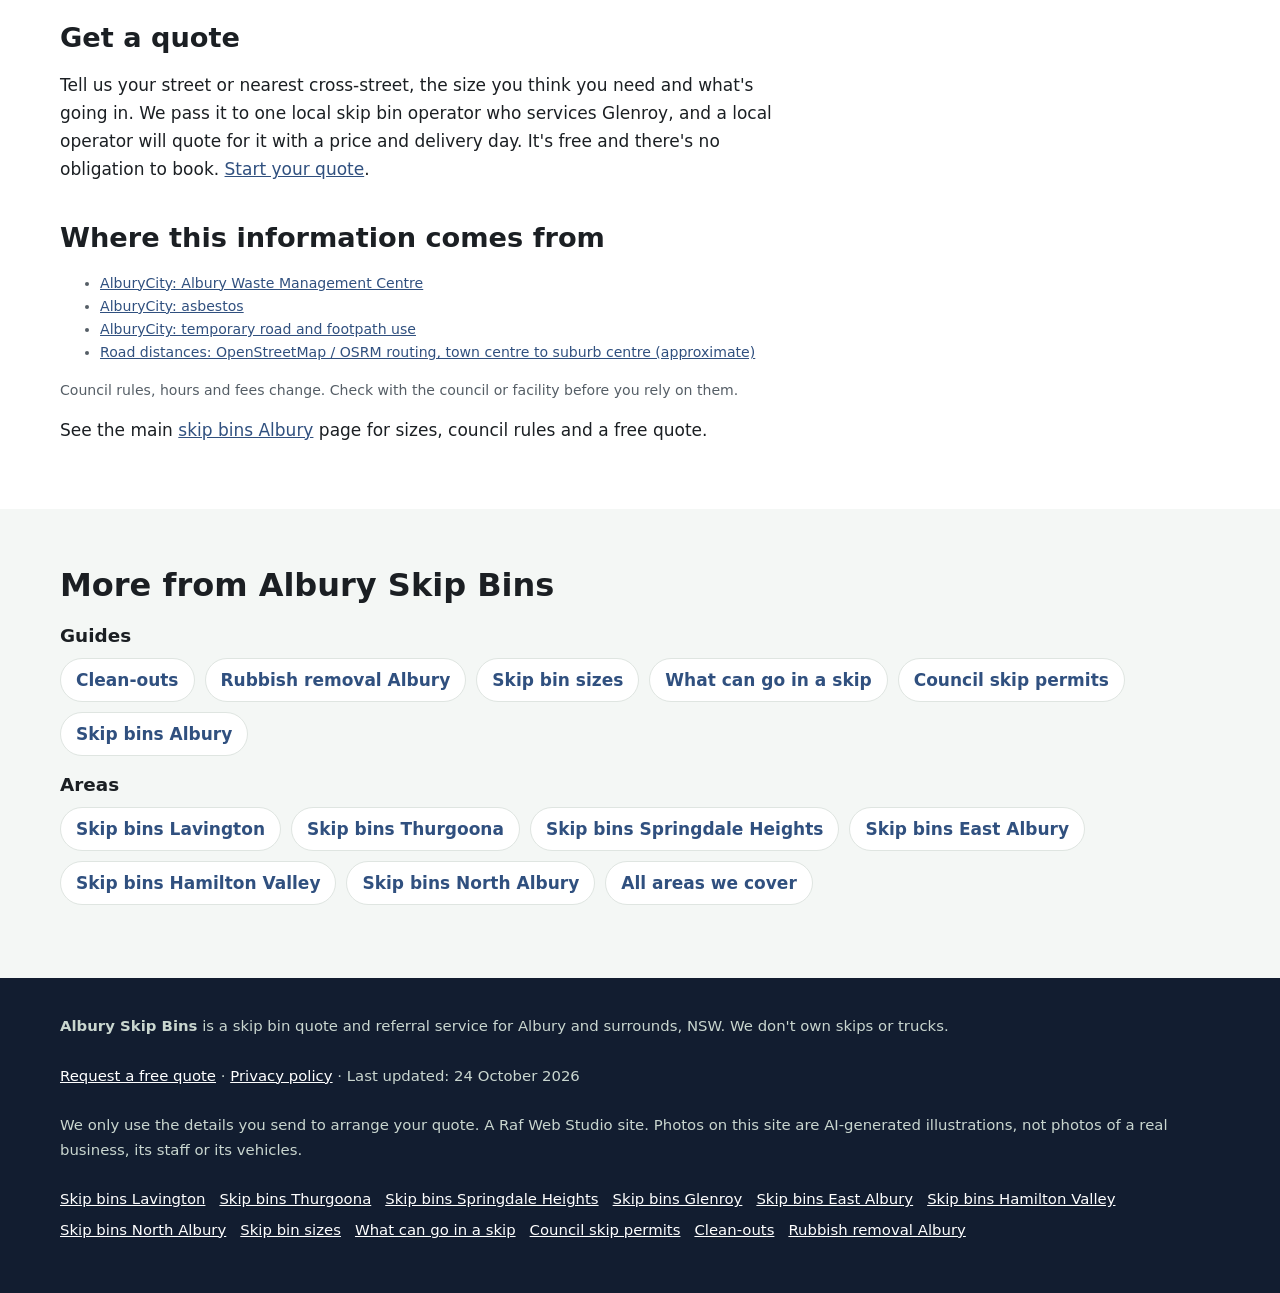
<file: skip-bins-glenroy/index.html>
<!doctype html>
<html lang="en-AU">
<head>
<meta charset="utf-8">
<!-- Search Console verification meta tag goes here once the property is created -->
<meta name="viewport" content="width=device-width, initial-scale=1">
<title>Skip Bins Glenroy | Free Skip Bin Hire Quotes, Glenroy NSW</title>
<meta name="description" content="Skip bin hire in Glenroy, Albury. Sizes for homes and gardens, the Albury Waste Management Centre, and AlburyCity street rules. Free quote.">
<link rel="canonical" href="https://alburyskipbins.com/skip-bins-glenroy/">
<link rel="icon" href="/favicon.svg" type="image/svg+xml">
<meta name="theme-color" content="#23395d">
<meta property="og:type" content="article">
<meta property="og:locale" content="en_AU">
<meta property="og:site_name" content="Albury Skip Bins">
<meta property="og:title" content="Skip Bins Glenroy | Free Skip Bin Hire Quotes, Glenroy NSW">
<meta property="og:description" content="Skip bin hire in Glenroy, Albury. Sizes for homes and gardens, the Albury Waste Management Centre, and AlburyCity street rules. Free quote.">
<meta property="og:url" content="https://alburyskipbins.com/skip-bins-glenroy/">
<meta property="og:image" content="https://alburyskipbins.com/img/hero.jpg">
<meta name="twitter:card" content="summary_large_image">
<script>document.documentElement.classList.add('js')</script>
<link rel="stylesheet" href="/styles.css">

<!-- Google tag (gtag.js) -->
<script async src="https://www.googletagmanager.com/gtag/js?id=G-NLGCCS0E47"></script>
<script>
  window.dataLayer = window.dataLayer || [];
  function gtag(){dataLayer.push(arguments);}
  gtag('js', new Date());
  gtag('config', 'G-NLGCCS0E47');
</script>

<script type="application/ld+json">
{
 "@context": "https://schema.org",
 "@type": "WebPage",
 "@id": "https://alburyskipbins.com/skip-bins-glenroy/#webpage",
 "url": "https://alburyskipbins.com/skip-bins-glenroy/",
 "name": "Skip Bins Glenroy | Free Skip Bin Hire Quotes, Glenroy NSW",
 "description": "Skip bin hire in Glenroy, Albury. Sizes for homes and gardens, the Albury Waste Management Centre, and AlburyCity street rules. Free quote.",
 "inLanguage": "en-AU",
 "dateModified": "2026-10-24",
 "isPartOf": {
  "@id": "https://alburyskipbins.com/#website"
 }
}
</script>
<script type="application/ld+json">
{
 "@context": "https://schema.org",
 "@type": "BreadcrumbList",
 "itemListElement": [
  {
   "@type": "ListItem",
   "position": 1,
   "name": "Home",
   "item": "https://alburyskipbins.com/"
  },
  {
   "@type": "ListItem",
   "position": 2,
   "name": "Skip bins Glenroy",
   "item": "https://alburyskipbins.com/skip-bins-glenroy/"
  }
 ]
}
</script>
<script type="application/ld+json">
{
 "@context": "https://schema.org",
 "@type": "Service",
 "@id": "https://alburyskipbins.com/skip-bins-glenroy/#service",
 "name": "Skip bin hire quotes in Glenroy",
 "serviceType": "Skip bin hire",
 "description": "Skip bin hire in Glenroy, Albury. Sizes for homes and gardens, the Albury Waste Management Centre, and AlburyCity street rules. Free quote.",
 "url": "https://alburyskipbins.com/skip-bins-glenroy/",
 "provider": {
  "@type": "Organization",
  "name": "Albury Skip Bins",
  "url": "https://alburyskipbins.com/"
 },
 "areaServed": [
  {
   "@type": "Place",
   "name": "Glenroy, NSW"
  }
 ]
}
</script>
</head>
<body>
<a class="skip-link" href="#main">Skip to content</a>

<header class="site-header">
  <div class="wrap">
    <a class="brand" href="/" aria-label="Albury Skip Bins home">
      <svg viewBox="0 0 64 64" aria-hidden="true"><rect width="64" height="64" rx="14" fill="#23395d"/><path d="M12 24h40l-6 26H18z" fill="#e9b44c"/><rect x="10" y="20" width="44" height="6" rx="2" fill="#fff"/></svg>
      Albury Skip Bins
    </a>
    <nav class="nav" aria-label="Main">
      <a href="/">Home</a>
      <a href="/skip-bin-sizes/">Sizes</a>
      <a href="/what-can-go-in-a-skip/">What goes in</a>
      <a href="/skip-bin-council-permit/">Council permits</a>
      <a href="/#areas">Areas</a>
      <a href="/#faq">FAQ</a>
    </nav>
    <a class="btn btn-call header-call" href="#quote">Get a free quote</a>
  </div>
</header>

<main id="main">
<section class="page-hero" aria-labelledby="h1">
  <div class="wrap">
    <nav class="crumbs" aria-label="Breadcrumb"><ol><li><a href="https://alburyskipbins.com/">Home</a></li><li aria-current="page">Skip bins Glenroy</li></ol></nav>
    <h1 id="h1">Skip bins in Glenroy</h1>
    <p class="summary">In short: Skip bin hire in Glenroy, Albury. Sizes for homes and gardens, the Albury Waste Management Centre, and AlburyCity street rules. Free quote.</p>
    <p class="lead">Glenroy is about 2 km from central Albury by road. Here's what to know before you hire a skip, and how to get a free quote.</p>
    <p class="updated">Last updated: 24 October 2026</p>
  </div>
</section>
<div class="wrap page-grid">
  <article class="page-body">
<figure><img src="/img/card-home.jpg" width="900" height="600" style="aspect-ratio:3/2;object-fit:cover" alt="Illustration of a skip bin outside a home during a clean-out" decoding="async"><figcaption>AI-generated illustration, not a photo of a real business.</figcaption></figure>
<h2>Skip hire in Glenroy</h2>
<p>Glenroy is a residential suburb just north of central Albury, with a mix of older and newer homes. Renovations, rental clean-outs and yard tidy-ups are common. Older homes may include fibro, so get it checked before it goes in a bin.</p>
<h2>Nearest tip</h2>
<p>AlburyCity's <strong>Albury Waste Management Centre</strong> is at 565 Mudge Street, Hamilton Valley. Council lists it as open Monday to Friday 7am to 5pm and weekends 9am to 4pm, closed Good Friday and Christmas Day. It accepts small quantities of asbestos from residents only, triple-wrapped and sealed; bigger loads must be handled by a licensed removalist. Call the centre on <a href="tel:0260435860">(02) 6043 5860</a> to confirm requirements, and check <a href="https://www.alburycity.nsw.gov.au/" rel="noopener">AlburyCity's website</a> for fees and accepted items.</p>
<h2>Council rules</h2>
<p>A skip wholly on your own land generally doesn't need approval. On the footpath or road, check with AlburyCity about a temporary road and footpath use approval. See the <a href="/skip-bin-council-permit/">permit guide</a>.</p>
<h2>Get a quote</h2>
<p>Tell us your street or nearest cross-street, the size you think you need and what's going in. We pass it to one local skip bin operator who services Glenroy, and a local operator will quote for it with a price and delivery day. It's free and there's no obligation to book. <a href="#quote">Start your quote</a>.</p>
<h2>Where this information comes from</h2>
<ul class="sources"><li><a href="https://www.alburycity.nsw.gov.au/services/waste-and-recycling/albury-waste-management-centre" rel="noopener">AlburyCity: Albury Waste Management Centre</a></li><li><a href="https://www.alburycity.nsw.gov.au/environment/public-health/asbestos" rel="noopener">AlburyCity: asbestos</a></li><li><a href="https://www.alburycity.nsw.gov.au/business/permits-and-requirements/outdoor-activities/temporary-road-and-footpath-use" rel="noopener">AlburyCity: temporary road and footpath use</a></li><li><a href="https://www.openstreetmap.org/" rel="noopener">Road distances: OpenStreetMap / OSRM routing, town centre to suburb centre (approximate)</a></li></ul>
<p class="sources">Council rules, hours and fees change. Check with the council or facility before you rely on them.</p>

<p class="home-link">See the main <a href="/">skip bins Albury</a> page for sizes, council rules and a free quote.</p>
  </article>
  <aside class="page-aside">
    <div class="hero-form-card" id="quote">
      <h2 id="quote-h">Get a free skip quote in Glenroy</h2>
      <form class="quote-form two-step" id="quote-form" action="https://formsubmit.co/quotes@alburyskipbins.com" method="post" novalidate>
        <input type="hidden" name="_subject" value="New quote request – alburyskipbins.com">
        <input type="hidden" name="_captcha" value="true">
        <input type="hidden" name="_template" value="table">
        <input type="hidden" name="_next" value="https://alburyskipbins.com/thanks.html">
        <input type="text" name="_honey" style="display:none" tabindex="-1" autocomplete="off" aria-hidden="true">
        <input type="hidden" name="source" value="alburyskipbins.com">
        <input type="hidden" name="page" value="/skip-bins-glenroy/">
        <fieldset class="step step-1">
          <legend class="step-label">Step 1 of 2: your job</legend>
          <div class="full"><label for="suburb">Suburb or town <span class="req" aria-hidden="true">*</span></label>
            <select id="suburb" name="suburb" required><option value="">Choose your suburb</option><option>Albury</option><option>North Albury</option><option>South Albury</option><option>East Albury</option><option>West Albury</option><option>Central Albury</option><option>Lavington</option><option selected>Glenroy</option><option>Springdale Heights</option><option>Hamilton Valley</option><option>Thurgoona</option><option>Lake Albury</option><option>Splitters Creek</option><option>Table Top</option><option>Ettamogah</option><option>Jindera</option><option value="Other">Other (tell us below)</option></select></div>
          <div class="full other-wrap"><label for="suburb_other">Other suburb or town</label><input id="suburb_other" name="suburb_other" type="text" autocomplete="address-level2"></div>
          <div><label for="size">Skip size</label>
            <select id="size" name="skip_size"><option value="Not sure">Not sure, help me choose</option><option>Skip bag (about 1 m³)</option><option>2 m³</option><option>3 m³</option><option>4 m³</option><option>6 m³</option><option>8 m³</option><option>9 m³</option><option>10–12 m³</option><option>Larger / hook-lift</option></select></div>
          <div><label for="waste">Waste type <span class="req" aria-hidden="true">*</span></label>
            <select id="waste" name="waste_type" required><option value="">Select one</option><option>General household</option><option>Green waste</option><option>Mixed renovation / building</option><option>Soil, concrete or bricks</option><option>Mixed, not sure</option><option>May contain asbestos</option></select></div>
          <div class="full js-only"><button class="btn btn-primary btn-block" type="button" id="to-step-2">Get my free quote →</button></div>
          <p class="microcopy full">Free, no obligation. We pass your request to one local skip bin operator who services your area.</p>
          <p class="form-error full" id="step1-error" role="alert" hidden>Please choose your suburb and waste type.</p>
        </fieldset>
        <fieldset class="step step-2" id="step-2">
          <legend class="step-label">Step 2 of 2: your details</legend>
          <div><label for="name">Name <span class="req" aria-hidden="true">*</span></label><input id="name" name="name" type="text" autocomplete="name" required></div>
          <div><label for="phone">Phone <span class="req" aria-hidden="true">*</span></label><input id="phone" name="phone" type="tel" autocomplete="tel" inputmode="tel" required></div>
          <div><label for="email">Email</label><input id="email" name="email" type="email" autocomplete="email"></div>
          <div><label for="date">Delivery date</label><input id="date" name="preferred_date" type="date"></div>
          <div class="full"><label for="message">Anything else?</label><textarea id="message" name="message" rows="2" placeholder="e.g. red-brick reno, new build in Thurgoona, shed clean-out, 7 days"></textarea></div>
          <p class="consent full">By sending this form you agree we can share your details with one local skip bin operator so they can quote for your job. See our <a href="/privacy.html">privacy policy</a>.</p>
          <div class="full step2-actions"><button class="btn btn-primary" type="submit">Send my quote request</button><button class="btn-link js-only" type="button" id="back-1">← Back</button></div>
        </fieldset>
      </form>
    </div>
  </aside>
</div>
<section class="alt" aria-labelledby="more-h">
  <div class="wrap">
    <h2 id="more-h">More from Albury Skip Bins</h2>
    <h3>Guides</h3>
    <ul class="link-list"><li><a href="/clean-outs/">Clean-outs</a></li><li><a href="/rubbish-removal-albury/">Rubbish removal Albury</a></li><li><a href="/skip-bin-sizes/">Skip bin sizes</a></li><li><a href="/what-can-go-in-a-skip/">What can go in a skip</a></li><li><a href="/skip-bin-council-permit/">Council skip permits</a></li><li><a href="/">Skip bins Albury</a></li></ul>
    <h3>Areas</h3>
    <ul class="link-list"><li><a href="/skip-bins-lavington/">Skip bins Lavington</a></li><li><a href="/skip-bins-thurgoona/">Skip bins Thurgoona</a></li><li><a href="/skip-bins-springdale-heights/">Skip bins Springdale Heights</a></li><li><a href="/skip-bins-east-albury/">Skip bins East Albury</a></li><li><a href="/skip-bins-hamilton-valley/">Skip bins Hamilton Valley</a></li><li><a href="/skip-bins-north-albury/">Skip bins North Albury</a></li><li><a href="/#areas">All areas we cover</a></li></ul>
  </div>
</section>
</main>

<footer class="site-footer">
  <div class="wrap">
    <p><strong>Albury Skip Bins</strong> is a skip bin quote and referral service for Albury and surrounds, NSW. We don't own skips or trucks.</p>
    <p><a href="#quote">Request a free quote</a> · <a href="/privacy.html">Privacy policy</a> · Last updated: 24 October 2026</p>
    <p>We only use the details you send to arrange your quote. A Raf Web Studio site. Photos on this site are AI-generated illustrations, not photos of a real business, its staff or its vehicles.</p>
    <p class="footer-links"><a href="/skip-bins-lavington/">Skip bins Lavington</a> <a href="/skip-bins-thurgoona/">Skip bins Thurgoona</a> <a href="/skip-bins-springdale-heights/">Skip bins Springdale Heights</a> <a href="/skip-bins-glenroy/">Skip bins Glenroy</a> <a href="/skip-bins-east-albury/">Skip bins East Albury</a> <a href="/skip-bins-hamilton-valley/">Skip bins Hamilton Valley</a> <a href="/skip-bins-north-albury/">Skip bins North Albury</a> <a href="/skip-bin-sizes/">Skip bin sizes</a> <a href="/what-can-go-in-a-skip/">What can go in a skip</a> <a href="/skip-bin-council-permit/">Council skip permits</a> <a href="/clean-outs/">Clean-outs</a> <a href="/rubbish-removal-albury/">Rubbish removal Albury</a></p>
  </div>
</footer>

<div class="mobile-call" aria-label="Quick contact">
  <a class="btn btn-call" href="#quote">Get a free quote</a>
</div>
<script src="/form.js" defer></script>
</body>
</html>
</file>
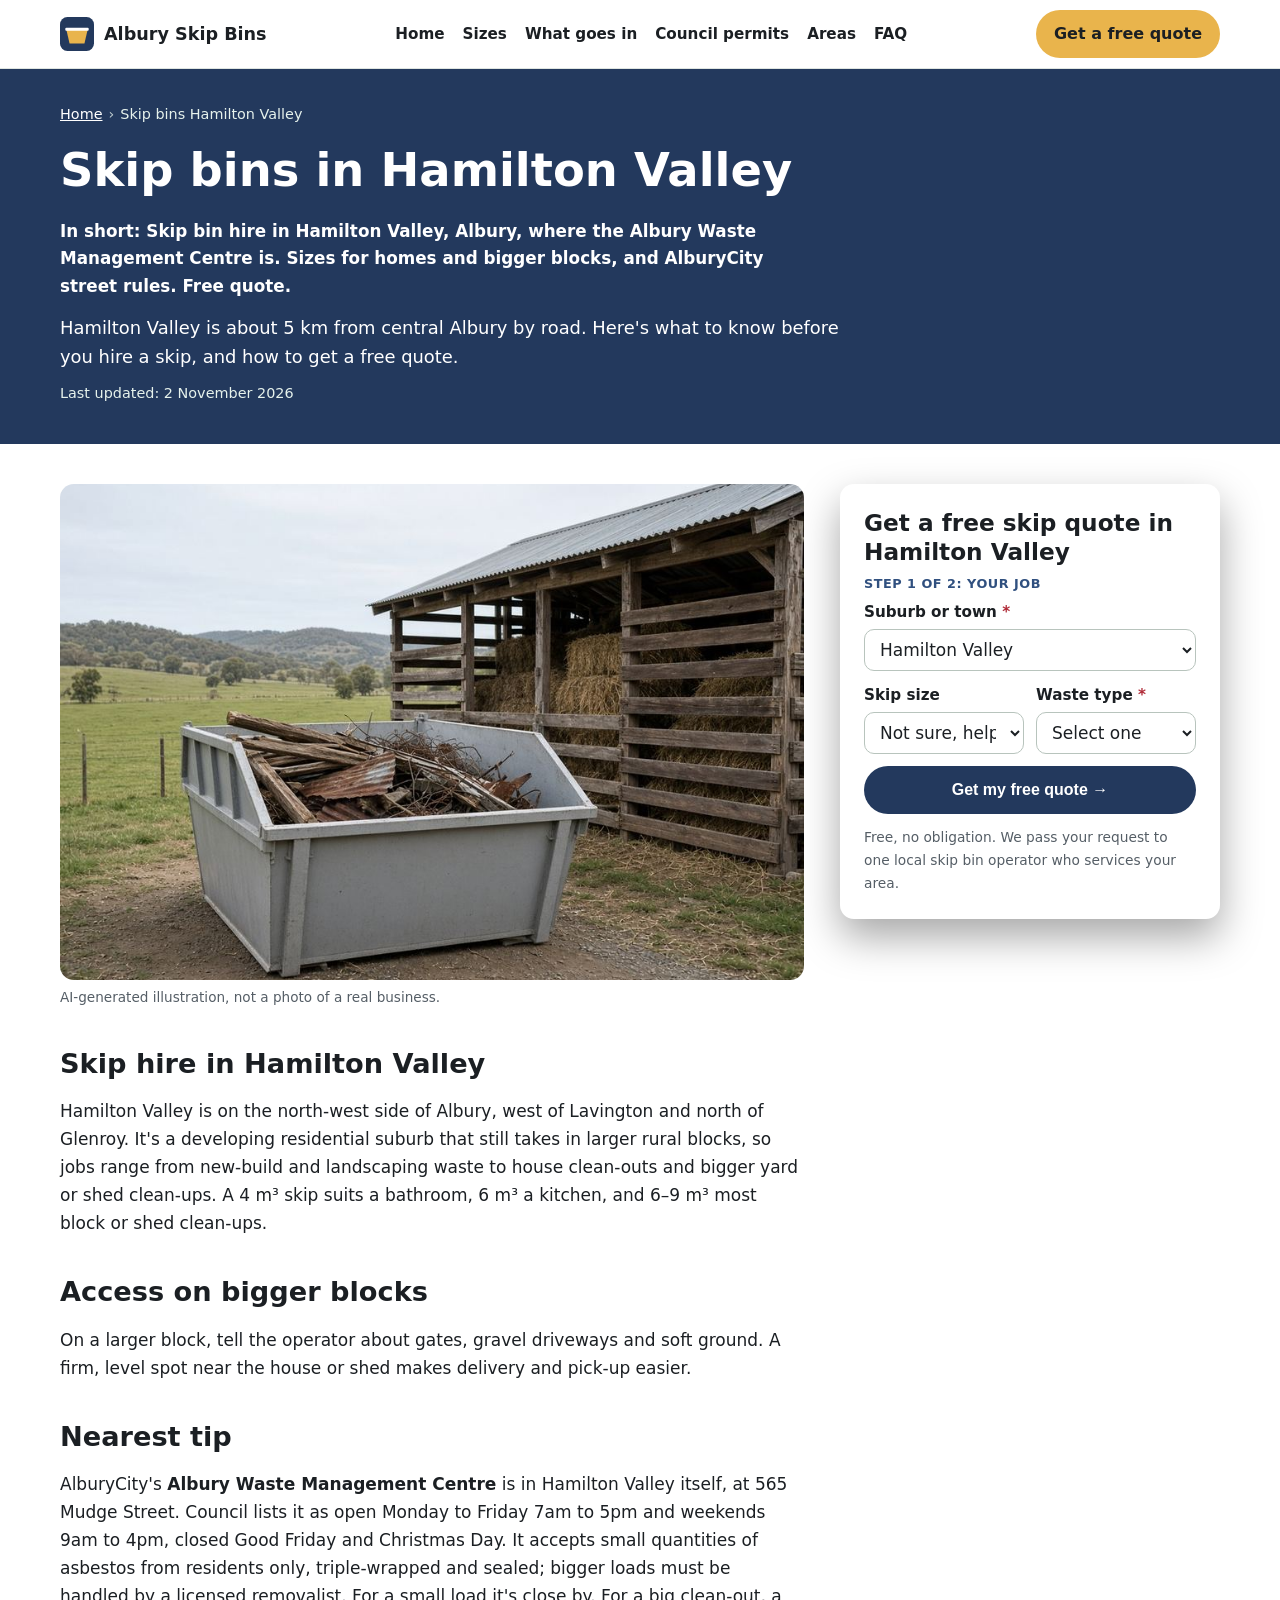
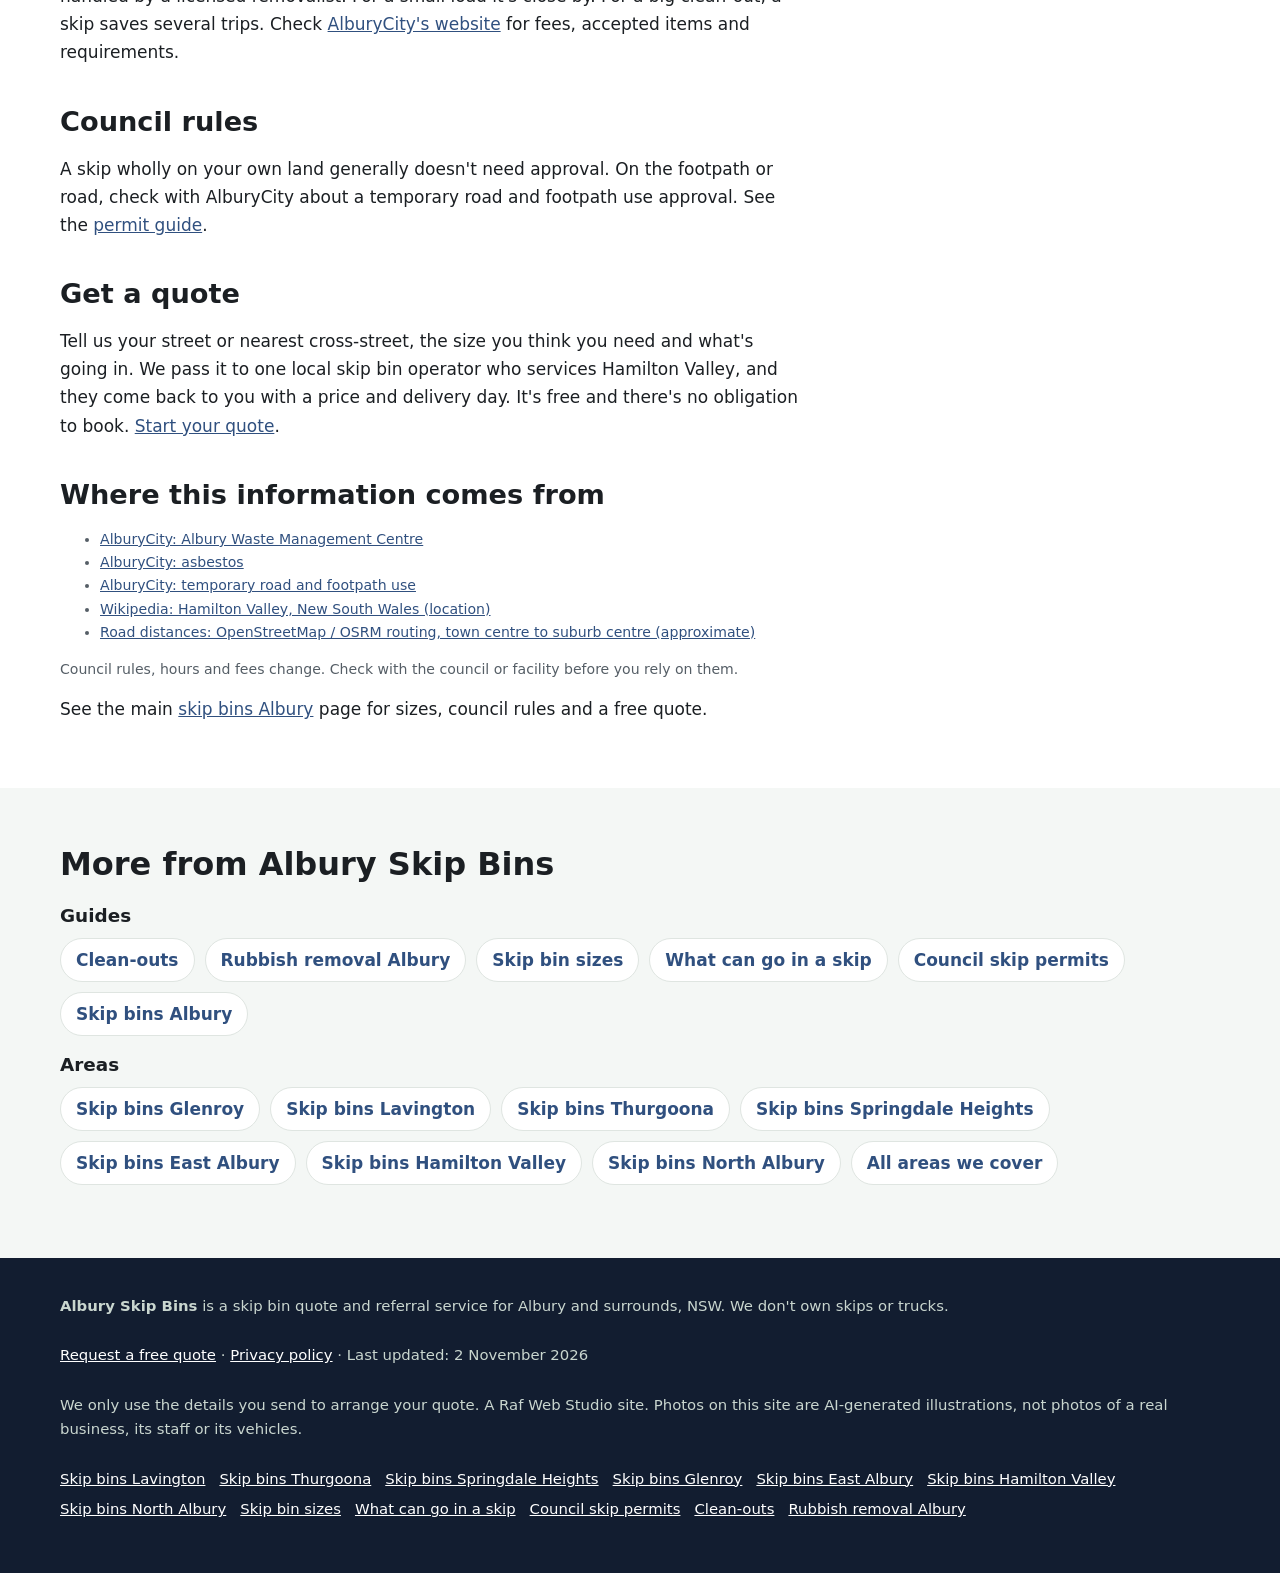
<file: skip-bins-hamilton-valley/index.html>
<!doctype html>
<html lang="en-AU">
<head>
<meta charset="utf-8">
<!-- Search Console verification meta tag goes here once the property is created -->
<meta name="viewport" content="width=device-width, initial-scale=1">
<title>Skip Bins Hamilton Valley | Free Skip Bin Hire Quotes, Hamilton Valley NSW</title>
<meta name="description" content="Skip bin hire in Hamilton Valley, Albury, where the Albury Waste Management Centre is. Sizes for homes and bigger blocks, and AlburyCity street rules. Free quote.">
<link rel="canonical" href="https://alburyskipbins.com/skip-bins-hamilton-valley/">
<link rel="icon" href="/favicon.svg" type="image/svg+xml">
<meta name="theme-color" content="#23395d">
<meta property="og:type" content="article">
<meta property="og:locale" content="en_AU">
<meta property="og:site_name" content="Albury Skip Bins">
<meta property="og:title" content="Skip Bins Hamilton Valley | Free Skip Bin Hire Quotes, Hamilton Valley NSW">
<meta property="og:description" content="Skip bin hire in Hamilton Valley, Albury, where the Albury Waste Management Centre is. Sizes for homes and bigger blocks, and AlburyCity street rules. Free quote.">
<meta property="og:url" content="https://alburyskipbins.com/skip-bins-hamilton-valley/">
<meta property="og:image" content="https://alburyskipbins.com/img/hero.jpg">
<meta name="twitter:card" content="summary_large_image">
<script>document.documentElement.classList.add('js')</script>
<link rel="stylesheet" href="/styles.css">

<!-- Google tag (gtag.js) -->
<script async src="https://www.googletagmanager.com/gtag/js?id=G-NLGCCS0E47"></script>
<script>
  window.dataLayer = window.dataLayer || [];
  function gtag(){dataLayer.push(arguments);}
  gtag('js', new Date());
  gtag('config', 'G-NLGCCS0E47');
</script>

<script type="application/ld+json">
{
 "@context": "https://schema.org",
 "@type": "WebPage",
 "@id": "https://alburyskipbins.com/skip-bins-hamilton-valley/#webpage",
 "url": "https://alburyskipbins.com/skip-bins-hamilton-valley/",
 "name": "Skip Bins Hamilton Valley | Free Skip Bin Hire Quotes, Hamilton Valley NSW",
 "description": "Skip bin hire in Hamilton Valley, Albury, where the Albury Waste Management Centre is. Sizes for homes and bigger blocks, and AlburyCity street rules. Free quote.",
 "inLanguage": "en-AU",
 "dateModified": "2026-11-02",
 "isPartOf": {
  "@id": "https://alburyskipbins.com/#website"
 }
}
</script>
<script type="application/ld+json">
{
 "@context": "https://schema.org",
 "@type": "BreadcrumbList",
 "itemListElement": [
  {
   "@type": "ListItem",
   "position": 1,
   "name": "Home",
   "item": "https://alburyskipbins.com/"
  },
  {
   "@type": "ListItem",
   "position": 2,
   "name": "Skip bins Hamilton Valley",
   "item": "https://alburyskipbins.com/skip-bins-hamilton-valley/"
  }
 ]
}
</script>
<script type="application/ld+json">
{
 "@context": "https://schema.org",
 "@type": "Service",
 "@id": "https://alburyskipbins.com/skip-bins-hamilton-valley/#service",
 "name": "Skip bin hire quotes in Hamilton Valley",
 "serviceType": "Skip bin hire",
 "description": "Skip bin hire in Hamilton Valley, Albury, where the Albury Waste Management Centre is. Sizes for homes and bigger blocks, and AlburyCity street rules. Free quote.",
 "url": "https://alburyskipbins.com/skip-bins-hamilton-valley/",
 "provider": {
  "@type": "Organization",
  "name": "Albury Skip Bins",
  "url": "https://alburyskipbins.com/"
 },
 "areaServed": [
  {
   "@type": "Place",
   "name": "Hamilton Valley, NSW"
  }
 ]
}
</script>
</head>
<body>
<a class="skip-link" href="#main">Skip to content</a>

<header class="site-header">
  <div class="wrap">
    <a class="brand" href="/" aria-label="Albury Skip Bins home">
      <svg viewBox="0 0 64 64" aria-hidden="true"><rect width="64" height="64" rx="14" fill="#23395d"/><path d="M12 24h40l-6 26H18z" fill="#e9b44c"/><rect x="10" y="20" width="44" height="6" rx="2" fill="#fff"/></svg>
      Albury Skip Bins
    </a>
    <nav class="nav" aria-label="Main">
      <a href="/">Home</a>
      <a href="/skip-bin-sizes/">Sizes</a>
      <a href="/what-can-go-in-a-skip/">What goes in</a>
      <a href="/skip-bin-council-permit/">Council permits</a>
      <a href="/#areas">Areas</a>
      <a href="/#faq">FAQ</a>
    </nav>
    <a class="btn btn-call header-call" href="#quote">Get a free quote</a>
  </div>
</header>

<main id="main">
<section class="page-hero" aria-labelledby="h1">
  <div class="wrap">
    <nav class="crumbs" aria-label="Breadcrumb"><ol><li><a href="https://alburyskipbins.com/">Home</a></li><li aria-current="page">Skip bins Hamilton Valley</li></ol></nav>
    <h1 id="h1">Skip bins in Hamilton Valley</h1>
    <p class="summary">In short: Skip bin hire in Hamilton Valley, Albury, where the Albury Waste Management Centre is. Sizes for homes and bigger blocks, and AlburyCity street rules. Free quote.</p>
    <p class="lead">Hamilton Valley is about 5 km from central Albury by road. Here's what to know before you hire a skip, and how to get a free quote.</p>
    <p class="updated">Last updated: 2 November 2026</p>
  </div>
</section>
<div class="wrap page-grid">
  <article class="page-body">
<figure><img src="/img/card-rural.jpg" width="900" height="600" style="aspect-ratio:3/2;object-fit:cover" alt="Illustration of a skip bin on a larger residential block" decoding="async"><figcaption>AI-generated illustration, not a photo of a real business.</figcaption></figure>
<h2>Skip hire in Hamilton Valley</h2>
<p>Hamilton Valley is on the north-west side of Albury, west of Lavington and north of Glenroy. It's a developing residential suburb that still takes in larger rural blocks, so jobs range from new-build and landscaping waste to house clean-outs and bigger yard or shed clean-ups. A 4 m³ skip suits a bathroom, 6 m³ a kitchen, and 6–9 m³ most block or shed clean-ups.</p>
<h2>Access on bigger blocks</h2>
<p>On a larger block, tell the operator about gates, gravel driveways and soft ground. A firm, level spot near the house or shed makes delivery and pick-up easier.</p>
<h2>Nearest tip</h2>
<p>AlburyCity's <strong>Albury Waste Management Centre</strong> is in Hamilton Valley itself, at 565 Mudge Street. Council lists it as open Monday to Friday 7am to 5pm and weekends 9am to 4pm, closed Good Friday and Christmas Day. It accepts small quantities of asbestos from residents only, triple-wrapped and sealed; bigger loads must be handled by a licensed removalist. For a small load it's close by. For a big clean-out, a skip saves several trips. Check <a href="https://www.alburycity.nsw.gov.au/" rel="noopener">AlburyCity's website</a> for fees, accepted items and requirements.</p>
<h2>Council rules</h2>
<p>A skip wholly on your own land generally doesn't need approval. On the footpath or road, check with AlburyCity about a temporary road and footpath use approval. See the <a href="/skip-bin-council-permit/">permit guide</a>.</p>
<h2>Get a quote</h2>
<p>Tell us your street or nearest cross-street, the size you think you need and what's going in. We pass it to one local skip bin operator who services Hamilton Valley, and they come back to you with a price and delivery day. It's free and there's no obligation to book. <a href="#quote">Start your quote</a>.</p>
<h2>Where this information comes from</h2>
<ul class="sources"><li><a href="https://www.alburycity.nsw.gov.au/services/waste-and-recycling/albury-waste-management-centre" rel="noopener">AlburyCity: Albury Waste Management Centre</a></li><li><a href="https://www.alburycity.nsw.gov.au/environment/public-health/asbestos" rel="noopener">AlburyCity: asbestos</a></li><li><a href="https://www.alburycity.nsw.gov.au/business/permits-and-requirements/outdoor-activities/temporary-road-and-footpath-use" rel="noopener">AlburyCity: temporary road and footpath use</a></li><li><a href="https://en.wikipedia.org/wiki/Hamilton_Valley,_New_South_Wales" rel="noopener">Wikipedia: Hamilton Valley, New South Wales (location)</a></li><li><a href="https://www.openstreetmap.org/" rel="noopener">Road distances: OpenStreetMap / OSRM routing, town centre to suburb centre (approximate)</a></li></ul>
<p class="sources">Council rules, hours and fees change. Check with the council or facility before you rely on them.</p>

<p class="home-link">See the main <a href="/">skip bins Albury</a> page for sizes, council rules and a free quote.</p>
  </article>
  <aside class="page-aside">
    <div class="hero-form-card" id="quote">
      <h2 id="quote-h">Get a free skip quote in Hamilton Valley</h2>
      <form class="quote-form two-step" id="quote-form" action="https://formsubmit.co/quotes@alburyskipbins.com" method="post" novalidate>
        <input type="hidden" name="_subject" value="New quote request – alburyskipbins.com">
        <input type="hidden" name="_captcha" value="true">
        <input type="hidden" name="_template" value="table">
        <input type="hidden" name="_next" value="https://alburyskipbins.com/thanks.html">
        <input type="text" name="_honey" style="display:none" tabindex="-1" autocomplete="off" aria-hidden="true">
        <input type="hidden" name="source" value="alburyskipbins.com">
        <input type="hidden" name="page" value="/skip-bins-hamilton-valley/">
        <fieldset class="step step-1">
          <legend class="step-label">Step 1 of 2: your job</legend>
          <div class="full"><label for="suburb">Suburb or town <span class="req" aria-hidden="true">*</span></label>
            <select id="suburb" name="suburb" required><option value="">Choose your suburb</option><option>Albury</option><option>North Albury</option><option>South Albury</option><option>East Albury</option><option>West Albury</option><option>Central Albury</option><option>Lavington</option><option>Glenroy</option><option>Springdale Heights</option><option selected>Hamilton Valley</option><option>Thurgoona</option><option>Lake Albury</option><option>Splitters Creek</option><option>Table Top</option><option>Ettamogah</option><option>Jindera</option><option value="Other">Other (tell us below)</option></select></div>
          <div class="full other-wrap"><label for="suburb_other">Other suburb or town</label><input id="suburb_other" name="suburb_other" type="text" autocomplete="address-level2"></div>
          <div><label for="size">Skip size</label>
            <select id="size" name="skip_size"><option value="Not sure">Not sure, help me choose</option><option>Skip bag (about 1 m³)</option><option>2 m³</option><option>3 m³</option><option>4 m³</option><option>6 m³</option><option>8 m³</option><option>9 m³</option><option>10–12 m³</option><option>Larger / hook-lift</option></select></div>
          <div><label for="waste">Waste type <span class="req" aria-hidden="true">*</span></label>
            <select id="waste" name="waste_type" required><option value="">Select one</option><option>General household</option><option>Green waste</option><option>Mixed renovation / building</option><option>Soil, concrete or bricks</option><option>Mixed, not sure</option><option>May contain asbestos</option></select></div>
          <div class="full js-only"><button class="btn btn-primary btn-block" type="button" id="to-step-2">Get my free quote →</button></div>
          <p class="microcopy full">Free, no obligation. We pass your request to one local skip bin operator who services your area.</p>
          <p class="form-error full" id="step1-error" role="alert" hidden>Please choose your suburb and waste type.</p>
        </fieldset>
        <fieldset class="step step-2" id="step-2">
          <legend class="step-label">Step 2 of 2: your details</legend>
          <div><label for="name">Name <span class="req" aria-hidden="true">*</span></label><input id="name" name="name" type="text" autocomplete="name" required></div>
          <div><label for="phone">Phone <span class="req" aria-hidden="true">*</span></label><input id="phone" name="phone" type="tel" autocomplete="tel" inputmode="tel" required></div>
          <div><label for="email">Email</label><input id="email" name="email" type="email" autocomplete="email"></div>
          <div><label for="date">Delivery date</label><input id="date" name="preferred_date" type="date"></div>
          <div class="full"><label for="message">Anything else?</label><textarea id="message" name="message" rows="2" placeholder="e.g. red-brick reno, new build in Thurgoona, shed clean-out, 7 days"></textarea></div>
          <p class="consent full">By sending this form you agree we can share your details with one local skip bin operator so they can quote for your job. See our <a href="/privacy.html">privacy policy</a>.</p>
          <div class="full step2-actions"><button class="btn btn-primary" type="submit">Send my quote request</button><button class="btn-link js-only" type="button" id="back-1">← Back</button></div>
        </fieldset>
      </form>
    </div>
  </aside>
</div>
<section class="alt" aria-labelledby="more-h">
  <div class="wrap">
    <h2 id="more-h">More from Albury Skip Bins</h2>
    <h3>Guides</h3>
    <ul class="link-list"><li><a href="/clean-outs/">Clean-outs</a></li><li><a href="/rubbish-removal-albury/">Rubbish removal Albury</a></li><li><a href="/skip-bin-sizes/">Skip bin sizes</a></li><li><a href="/what-can-go-in-a-skip/">What can go in a skip</a></li><li><a href="/skip-bin-council-permit/">Council skip permits</a></li><li><a href="/">Skip bins Albury</a></li></ul>
    <h3>Areas</h3>
    <ul class="link-list"><li><a href="/skip-bins-glenroy/">Skip bins Glenroy</a></li><li><a href="/skip-bins-lavington/">Skip bins Lavington</a></li><li><a href="/skip-bins-thurgoona/">Skip bins Thurgoona</a></li><li><a href="/skip-bins-springdale-heights/">Skip bins Springdale Heights</a></li><li><a href="/skip-bins-east-albury/">Skip bins East Albury</a></li><li><a href="/skip-bins-hamilton-valley/">Skip bins Hamilton Valley</a></li><li><a href="/skip-bins-north-albury/">Skip bins North Albury</a></li><li><a href="/#areas">All areas we cover</a></li></ul>
  </div>
</section>
</main>

<footer class="site-footer">
  <div class="wrap">
    <p><strong>Albury Skip Bins</strong> is a skip bin quote and referral service for Albury and surrounds, NSW. We don't own skips or trucks.</p>
    <p><a href="#quote">Request a free quote</a> · <a href="/privacy.html">Privacy policy</a> · Last updated: 2 November 2026</p>
    <p>We only use the details you send to arrange your quote. A Raf Web Studio site. Photos on this site are AI-generated illustrations, not photos of a real business, its staff or its vehicles.</p>
    <p class="footer-links"><a href="/skip-bins-lavington/">Skip bins Lavington</a> <a href="/skip-bins-thurgoona/">Skip bins Thurgoona</a> <a href="/skip-bins-springdale-heights/">Skip bins Springdale Heights</a> <a href="/skip-bins-glenroy/">Skip bins Glenroy</a> <a href="/skip-bins-east-albury/">Skip bins East Albury</a> <a href="/skip-bins-hamilton-valley/">Skip bins Hamilton Valley</a> <a href="/skip-bins-north-albury/">Skip bins North Albury</a> <a href="/skip-bin-sizes/">Skip bin sizes</a> <a href="/what-can-go-in-a-skip/">What can go in a skip</a> <a href="/skip-bin-council-permit/">Council skip permits</a> <a href="/clean-outs/">Clean-outs</a> <a href="/rubbish-removal-albury/">Rubbish removal Albury</a></p>
  </div>
</footer>

<div class="mobile-call" aria-label="Quick contact">
  <a class="btn btn-call" href="#quote">Get a free quote</a>
</div>
<script src="/form.js" defer></script>
</body>
</html>
</file>
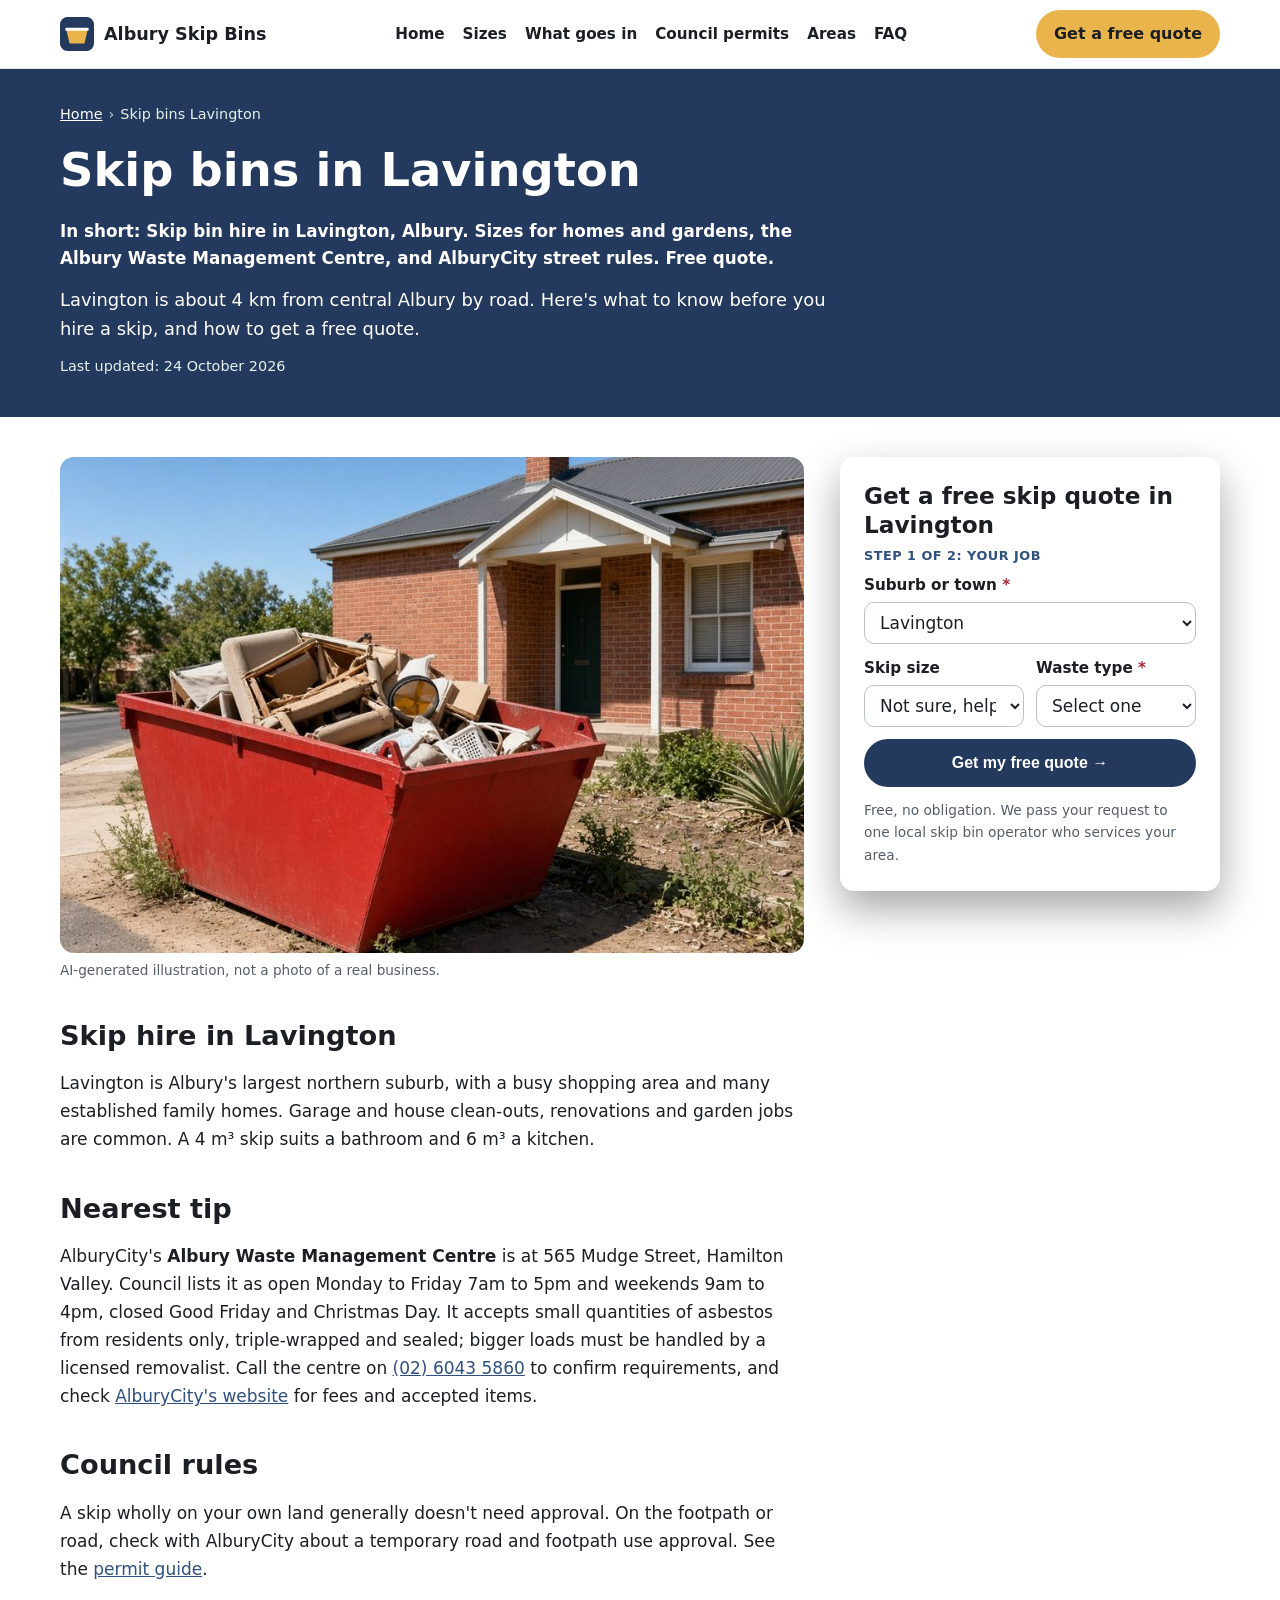
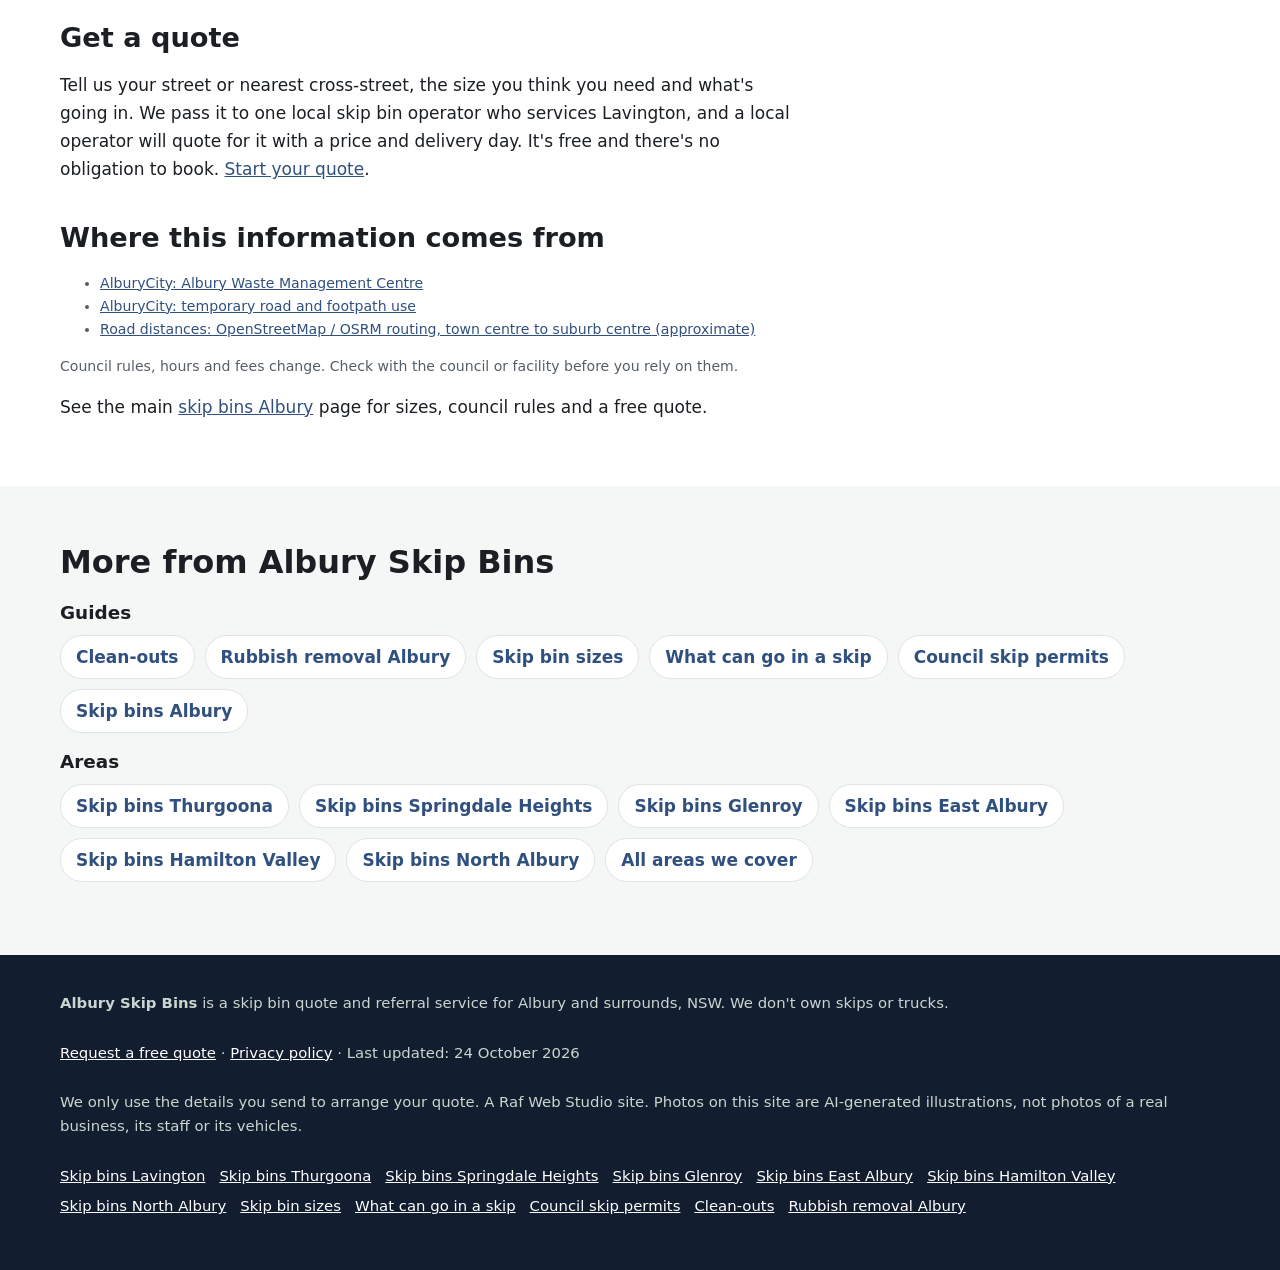
<file: skip-bins-lavington/index.html>
<!doctype html>
<html lang="en-AU">
<head>
<meta charset="utf-8">
<!-- Search Console verification meta tag goes here once the property is created -->
<meta name="viewport" content="width=device-width, initial-scale=1">
<title>Skip Bins Lavington | Free Skip Bin Hire Quotes, Lavington NSW</title>
<meta name="description" content="Skip bin hire in Lavington, Albury. Sizes for homes and gardens, the Albury Waste Management Centre, and AlburyCity street rules. Free quote.">
<link rel="canonical" href="https://alburyskipbins.com/skip-bins-lavington/">
<link rel="icon" href="/favicon.svg" type="image/svg+xml">
<meta name="theme-color" content="#23395d">
<meta property="og:type" content="article">
<meta property="og:locale" content="en_AU">
<meta property="og:site_name" content="Albury Skip Bins">
<meta property="og:title" content="Skip Bins Lavington | Free Skip Bin Hire Quotes, Lavington NSW">
<meta property="og:description" content="Skip bin hire in Lavington, Albury. Sizes for homes and gardens, the Albury Waste Management Centre, and AlburyCity street rules. Free quote.">
<meta property="og:url" content="https://alburyskipbins.com/skip-bins-lavington/">
<meta property="og:image" content="https://alburyskipbins.com/img/hero.jpg">
<meta name="twitter:card" content="summary_large_image">
<script>document.documentElement.classList.add('js')</script>
<link rel="stylesheet" href="/styles.css">

<!-- Google tag (gtag.js) -->
<script async src="https://www.googletagmanager.com/gtag/js?id=G-NLGCCS0E47"></script>
<script>
  window.dataLayer = window.dataLayer || [];
  function gtag(){dataLayer.push(arguments);}
  gtag('js', new Date());
  gtag('config', 'G-NLGCCS0E47');
</script>

<script type="application/ld+json">
{
 "@context": "https://schema.org",
 "@type": "WebPage",
 "@id": "https://alburyskipbins.com/skip-bins-lavington/#webpage",
 "url": "https://alburyskipbins.com/skip-bins-lavington/",
 "name": "Skip Bins Lavington | Free Skip Bin Hire Quotes, Lavington NSW",
 "description": "Skip bin hire in Lavington, Albury. Sizes for homes and gardens, the Albury Waste Management Centre, and AlburyCity street rules. Free quote.",
 "inLanguage": "en-AU",
 "dateModified": "2026-10-24",
 "isPartOf": {
  "@id": "https://alburyskipbins.com/#website"
 }
}
</script>
<script type="application/ld+json">
{
 "@context": "https://schema.org",
 "@type": "BreadcrumbList",
 "itemListElement": [
  {
   "@type": "ListItem",
   "position": 1,
   "name": "Home",
   "item": "https://alburyskipbins.com/"
  },
  {
   "@type": "ListItem",
   "position": 2,
   "name": "Skip bins Lavington",
   "item": "https://alburyskipbins.com/skip-bins-lavington/"
  }
 ]
}
</script>
<script type="application/ld+json">
{
 "@context": "https://schema.org",
 "@type": "Service",
 "@id": "https://alburyskipbins.com/skip-bins-lavington/#service",
 "name": "Skip bin hire quotes in Lavington",
 "serviceType": "Skip bin hire",
 "description": "Skip bin hire in Lavington, Albury. Sizes for homes and gardens, the Albury Waste Management Centre, and AlburyCity street rules. Free quote.",
 "url": "https://alburyskipbins.com/skip-bins-lavington/",
 "provider": {
  "@type": "Organization",
  "name": "Albury Skip Bins",
  "url": "https://alburyskipbins.com/"
 },
 "areaServed": [
  {
   "@type": "Place",
   "name": "Lavington, NSW"
  }
 ]
}
</script>
</head>
<body>
<a class="skip-link" href="#main">Skip to content</a>

<header class="site-header">
  <div class="wrap">
    <a class="brand" href="/" aria-label="Albury Skip Bins home">
      <svg viewBox="0 0 64 64" aria-hidden="true"><rect width="64" height="64" rx="14" fill="#23395d"/><path d="M12 24h40l-6 26H18z" fill="#e9b44c"/><rect x="10" y="20" width="44" height="6" rx="2" fill="#fff"/></svg>
      Albury Skip Bins
    </a>
    <nav class="nav" aria-label="Main">
      <a href="/">Home</a>
      <a href="/skip-bin-sizes/">Sizes</a>
      <a href="/what-can-go-in-a-skip/">What goes in</a>
      <a href="/skip-bin-council-permit/">Council permits</a>
      <a href="/#areas">Areas</a>
      <a href="/#faq">FAQ</a>
    </nav>
    <a class="btn btn-call header-call" href="#quote">Get a free quote</a>
  </div>
</header>

<main id="main">
<section class="page-hero" aria-labelledby="h1">
  <div class="wrap">
    <nav class="crumbs" aria-label="Breadcrumb"><ol><li><a href="https://alburyskipbins.com/">Home</a></li><li aria-current="page">Skip bins Lavington</li></ol></nav>
    <h1 id="h1">Skip bins in Lavington</h1>
    <p class="summary">In short: Skip bin hire in Lavington, Albury. Sizes for homes and gardens, the Albury Waste Management Centre, and AlburyCity street rules. Free quote.</p>
    <p class="lead">Lavington is about 4 km from central Albury by road. Here's what to know before you hire a skip, and how to get a free quote.</p>
    <p class="updated">Last updated: 24 October 2026</p>
  </div>
</section>
<div class="wrap page-grid">
  <article class="page-body">
<figure><img src="/img/card-home.jpg" width="900" height="600" style="aspect-ratio:3/2;object-fit:cover" alt="Illustration of a skip bin outside a home" decoding="async"><figcaption>AI-generated illustration, not a photo of a real business.</figcaption></figure>
<h2>Skip hire in Lavington</h2>
<p>Lavington is Albury's largest northern suburb, with a busy shopping area and many established family homes. Garage and house clean-outs, renovations and garden jobs are common. A 4 m³ skip suits a bathroom and 6 m³ a kitchen.</p>
<h2>Nearest tip</h2>
<p>AlburyCity's <strong>Albury Waste Management Centre</strong> is at 565 Mudge Street, Hamilton Valley. Council lists it as open Monday to Friday 7am to 5pm and weekends 9am to 4pm, closed Good Friday and Christmas Day. It accepts small quantities of asbestos from residents only, triple-wrapped and sealed; bigger loads must be handled by a licensed removalist. Call the centre on <a href="tel:0260435860">(02) 6043 5860</a> to confirm requirements, and check <a href="https://www.alburycity.nsw.gov.au/" rel="noopener">AlburyCity's website</a> for fees and accepted items.</p>
<h2>Council rules</h2>
<p>A skip wholly on your own land generally doesn't need approval. On the footpath or road, check with AlburyCity about a temporary road and footpath use approval. See the <a href="/skip-bin-council-permit/">permit guide</a>.</p>
<h2>Get a quote</h2>
<p>Tell us your street or nearest cross-street, the size you think you need and what's going in. We pass it to one local skip bin operator who services Lavington, and a local operator will quote for it with a price and delivery day. It's free and there's no obligation to book. <a href="#quote">Start your quote</a>.</p>
<h2>Where this information comes from</h2>
<ul class="sources"><li><a href="https://www.alburycity.nsw.gov.au/services/waste-and-recycling/albury-waste-management-centre" rel="noopener">AlburyCity: Albury Waste Management Centre</a></li><li><a href="https://www.alburycity.nsw.gov.au/business/permits-and-requirements/outdoor-activities/temporary-road-and-footpath-use" rel="noopener">AlburyCity: temporary road and footpath use</a></li><li><a href="https://www.openstreetmap.org/" rel="noopener">Road distances: OpenStreetMap / OSRM routing, town centre to suburb centre (approximate)</a></li></ul>
<p class="sources">Council rules, hours and fees change. Check with the council or facility before you rely on them.</p>

<p class="home-link">See the main <a href="/">skip bins Albury</a> page for sizes, council rules and a free quote.</p>
  </article>
  <aside class="page-aside">
    <div class="hero-form-card" id="quote">
      <h2 id="quote-h">Get a free skip quote in Lavington</h2>
      <form class="quote-form two-step" id="quote-form" action="https://formsubmit.co/quotes@alburyskipbins.com" method="post" novalidate>
        <input type="hidden" name="_subject" value="New quote request – alburyskipbins.com">
        <input type="hidden" name="_captcha" value="true">
        <input type="hidden" name="_template" value="table">
        <input type="hidden" name="_next" value="https://alburyskipbins.com/thanks.html">
        <input type="text" name="_honey" style="display:none" tabindex="-1" autocomplete="off" aria-hidden="true">
        <input type="hidden" name="source" value="alburyskipbins.com">
        <input type="hidden" name="page" value="/skip-bins-lavington/">
        <fieldset class="step step-1">
          <legend class="step-label">Step 1 of 2: your job</legend>
          <div class="full"><label for="suburb">Suburb or town <span class="req" aria-hidden="true">*</span></label>
            <select id="suburb" name="suburb" required><option value="">Choose your suburb</option><option>Albury</option><option>North Albury</option><option>South Albury</option><option>East Albury</option><option>West Albury</option><option>Central Albury</option><option selected>Lavington</option><option>Glenroy</option><option>Springdale Heights</option><option>Hamilton Valley</option><option>Thurgoona</option><option>Lake Albury</option><option>Splitters Creek</option><option>Table Top</option><option>Ettamogah</option><option>Jindera</option><option value="Other">Other (tell us below)</option></select></div>
          <div class="full other-wrap"><label for="suburb_other">Other suburb or town</label><input id="suburb_other" name="suburb_other" type="text" autocomplete="address-level2"></div>
          <div><label for="size">Skip size</label>
            <select id="size" name="skip_size"><option value="Not sure">Not sure, help me choose</option><option>Skip bag (about 1 m³)</option><option>2 m³</option><option>3 m³</option><option>4 m³</option><option>6 m³</option><option>8 m³</option><option>9 m³</option><option>10–12 m³</option><option>Larger / hook-lift</option></select></div>
          <div><label for="waste">Waste type <span class="req" aria-hidden="true">*</span></label>
            <select id="waste" name="waste_type" required><option value="">Select one</option><option>General household</option><option>Green waste</option><option>Mixed renovation / building</option><option>Soil, concrete or bricks</option><option>Mixed, not sure</option><option>May contain asbestos</option></select></div>
          <div class="full js-only"><button class="btn btn-primary btn-block" type="button" id="to-step-2">Get my free quote →</button></div>
          <p class="microcopy full">Free, no obligation. We pass your request to one local skip bin operator who services your area.</p>
          <p class="form-error full" id="step1-error" role="alert" hidden>Please choose your suburb and waste type.</p>
        </fieldset>
        <fieldset class="step step-2" id="step-2">
          <legend class="step-label">Step 2 of 2: your details</legend>
          <div><label for="name">Name <span class="req" aria-hidden="true">*</span></label><input id="name" name="name" type="text" autocomplete="name" required></div>
          <div><label for="phone">Phone <span class="req" aria-hidden="true">*</span></label><input id="phone" name="phone" type="tel" autocomplete="tel" inputmode="tel" required></div>
          <div><label for="email">Email</label><input id="email" name="email" type="email" autocomplete="email"></div>
          <div><label for="date">Delivery date</label><input id="date" name="preferred_date" type="date"></div>
          <div class="full"><label for="message">Anything else?</label><textarea id="message" name="message" rows="2" placeholder="e.g. red-brick reno, new build in Thurgoona, shed clean-out, 7 days"></textarea></div>
          <p class="consent full">By sending this form you agree we can share your details with one local skip bin operator so they can quote for your job. See our <a href="/privacy.html">privacy policy</a>.</p>
          <div class="full step2-actions"><button class="btn btn-primary" type="submit">Send my quote request</button><button class="btn-link js-only" type="button" id="back-1">← Back</button></div>
        </fieldset>
      </form>
    </div>
  </aside>
</div>
<section class="alt" aria-labelledby="more-h">
  <div class="wrap">
    <h2 id="more-h">More from Albury Skip Bins</h2>
    <h3>Guides</h3>
    <ul class="link-list"><li><a href="/clean-outs/">Clean-outs</a></li><li><a href="/rubbish-removal-albury/">Rubbish removal Albury</a></li><li><a href="/skip-bin-sizes/">Skip bin sizes</a></li><li><a href="/what-can-go-in-a-skip/">What can go in a skip</a></li><li><a href="/skip-bin-council-permit/">Council skip permits</a></li><li><a href="/">Skip bins Albury</a></li></ul>
    <h3>Areas</h3>
    <ul class="link-list"><li><a href="/skip-bins-thurgoona/">Skip bins Thurgoona</a></li><li><a href="/skip-bins-springdale-heights/">Skip bins Springdale Heights</a></li><li><a href="/skip-bins-glenroy/">Skip bins Glenroy</a></li><li><a href="/skip-bins-east-albury/">Skip bins East Albury</a></li><li><a href="/skip-bins-hamilton-valley/">Skip bins Hamilton Valley</a></li><li><a href="/skip-bins-north-albury/">Skip bins North Albury</a></li><li><a href="/#areas">All areas we cover</a></li></ul>
  </div>
</section>
</main>

<footer class="site-footer">
  <div class="wrap">
    <p><strong>Albury Skip Bins</strong> is a skip bin quote and referral service for Albury and surrounds, NSW. We don't own skips or trucks.</p>
    <p><a href="#quote">Request a free quote</a> · <a href="/privacy.html">Privacy policy</a> · Last updated: 24 October 2026</p>
    <p>We only use the details you send to arrange your quote. A Raf Web Studio site. Photos on this site are AI-generated illustrations, not photos of a real business, its staff or its vehicles.</p>
    <p class="footer-links"><a href="/skip-bins-lavington/">Skip bins Lavington</a> <a href="/skip-bins-thurgoona/">Skip bins Thurgoona</a> <a href="/skip-bins-springdale-heights/">Skip bins Springdale Heights</a> <a href="/skip-bins-glenroy/">Skip bins Glenroy</a> <a href="/skip-bins-east-albury/">Skip bins East Albury</a> <a href="/skip-bins-hamilton-valley/">Skip bins Hamilton Valley</a> <a href="/skip-bins-north-albury/">Skip bins North Albury</a> <a href="/skip-bin-sizes/">Skip bin sizes</a> <a href="/what-can-go-in-a-skip/">What can go in a skip</a> <a href="/skip-bin-council-permit/">Council skip permits</a> <a href="/clean-outs/">Clean-outs</a> <a href="/rubbish-removal-albury/">Rubbish removal Albury</a></p>
  </div>
</footer>

<div class="mobile-call" aria-label="Quick contact">
  <a class="btn btn-call" href="#quote">Get a free quote</a>
</div>
<script src="/form.js" defer></script>
</body>
</html>
</file>
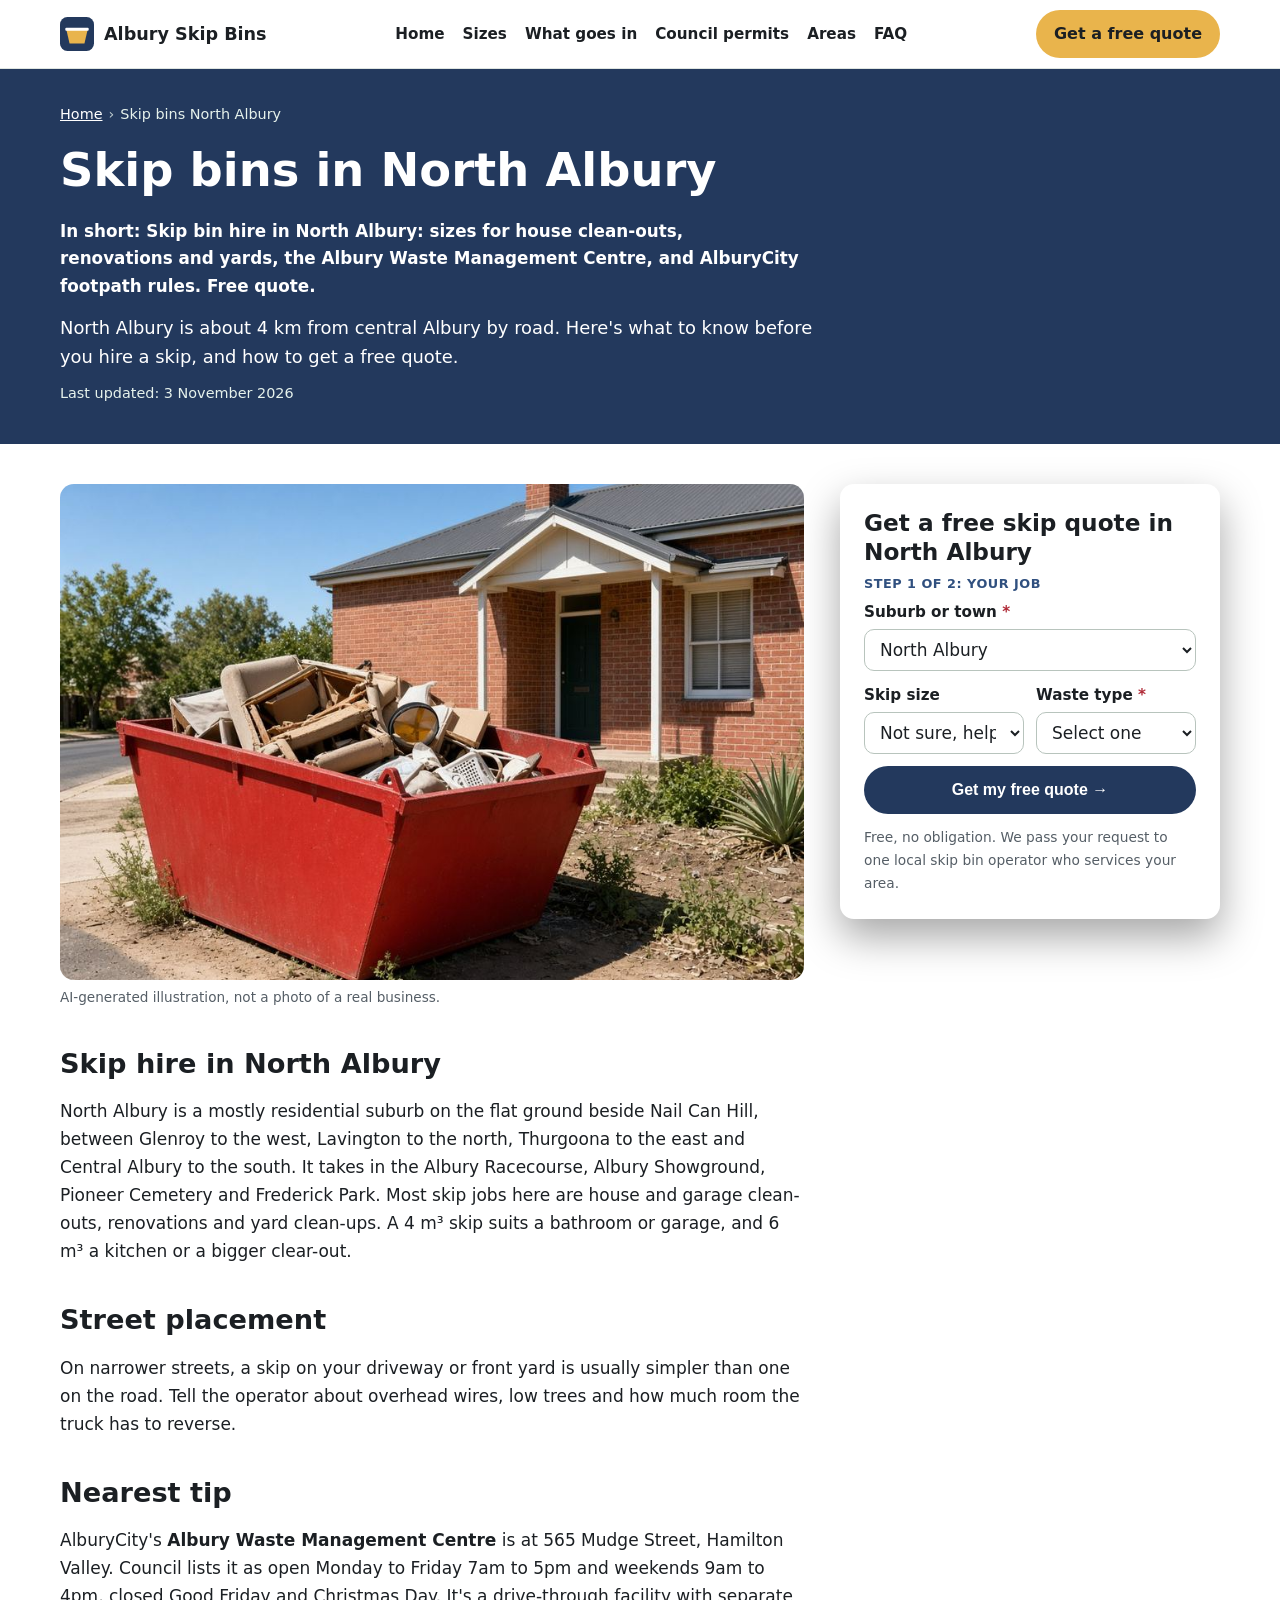
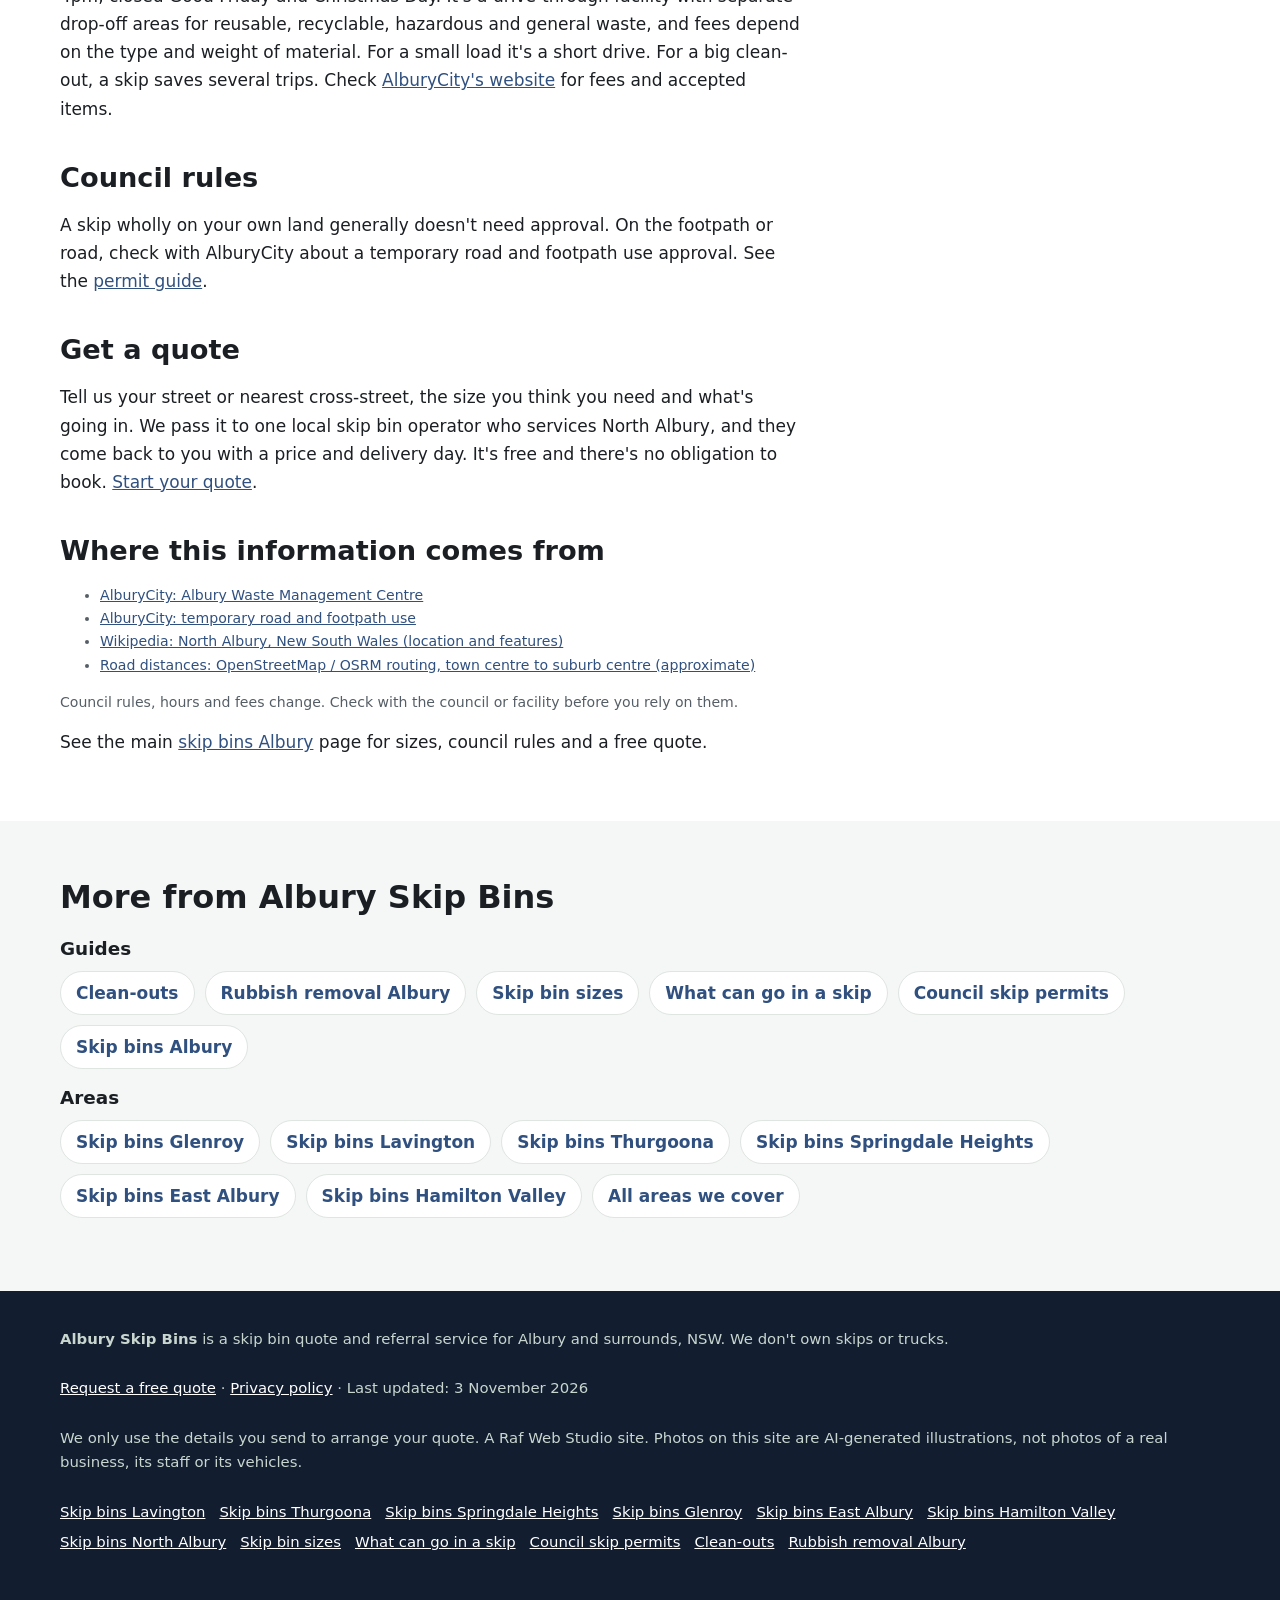
<file: skip-bins-north-albury/index.html>
<!doctype html>
<html lang="en-AU">
<head>
<meta charset="utf-8">
<!-- Search Console verification meta tag goes here once the property is created -->
<meta name="viewport" content="width=device-width, initial-scale=1">
<title>Skip Bins North Albury | Free Skip Bin Hire Quotes, North Albury NSW</title>
<meta name="description" content="Skip bin hire in North Albury: sizes for house clean-outs, renovations and yards, the Albury Waste Management Centre, and AlburyCity footpath rules. Free quote.">
<link rel="canonical" href="https://alburyskipbins.com/skip-bins-north-albury/">
<link rel="icon" href="/favicon.svg" type="image/svg+xml">
<meta name="theme-color" content="#23395d">
<meta property="og:type" content="article">
<meta property="og:locale" content="en_AU">
<meta property="og:site_name" content="Albury Skip Bins">
<meta property="og:title" content="Skip Bins North Albury | Free Skip Bin Hire Quotes, North Albury NSW">
<meta property="og:description" content="Skip bin hire in North Albury: sizes for house clean-outs, renovations and yards, the Albury Waste Management Centre, and AlburyCity footpath rules. Free quote.">
<meta property="og:url" content="https://alburyskipbins.com/skip-bins-north-albury/">
<meta property="og:image" content="https://alburyskipbins.com/img/hero.jpg">
<meta name="twitter:card" content="summary_large_image">
<script>document.documentElement.classList.add('js')</script>
<link rel="stylesheet" href="/styles.css">

<!-- Google tag (gtag.js) -->
<script async src="https://www.googletagmanager.com/gtag/js?id=G-NLGCCS0E47"></script>
<script>
  window.dataLayer = window.dataLayer || [];
  function gtag(){dataLayer.push(arguments);}
  gtag('js', new Date());
  gtag('config', 'G-NLGCCS0E47');
</script>

<script type="application/ld+json">
{
 "@context": "https://schema.org",
 "@type": "WebPage",
 "@id": "https://alburyskipbins.com/skip-bins-north-albury/#webpage",
 "url": "https://alburyskipbins.com/skip-bins-north-albury/",
 "name": "Skip Bins North Albury | Free Skip Bin Hire Quotes, North Albury NSW",
 "description": "Skip bin hire in North Albury: sizes for house clean-outs, renovations and yards, the Albury Waste Management Centre, and AlburyCity footpath rules. Free quote.",
 "inLanguage": "en-AU",
 "dateModified": "2026-11-03",
 "isPartOf": {
  "@id": "https://alburyskipbins.com/#website"
 }
}
</script>
<script type="application/ld+json">
{
 "@context": "https://schema.org",
 "@type": "BreadcrumbList",
 "itemListElement": [
  {
   "@type": "ListItem",
   "position": 1,
   "name": "Home",
   "item": "https://alburyskipbins.com/"
  },
  {
   "@type": "ListItem",
   "position": 2,
   "name": "Skip bins North Albury",
   "item": "https://alburyskipbins.com/skip-bins-north-albury/"
  }
 ]
}
</script>
<script type="application/ld+json">
{
 "@context": "https://schema.org",
 "@type": "Service",
 "@id": "https://alburyskipbins.com/skip-bins-north-albury/#service",
 "name": "Skip bin hire quotes in North Albury",
 "serviceType": "Skip bin hire",
 "description": "Skip bin hire in North Albury: sizes for house clean-outs, renovations and yards, the Albury Waste Management Centre, and AlburyCity footpath rules. Free quote.",
 "url": "https://alburyskipbins.com/skip-bins-north-albury/",
 "provider": {
  "@type": "Organization",
  "name": "Albury Skip Bins",
  "url": "https://alburyskipbins.com/"
 },
 "areaServed": [
  {
   "@type": "Place",
   "name": "North Albury, NSW"
  }
 ]
}
</script>
</head>
<body>
<a class="skip-link" href="#main">Skip to content</a>

<header class="site-header">
  <div class="wrap">
    <a class="brand" href="/" aria-label="Albury Skip Bins home">
      <svg viewBox="0 0 64 64" aria-hidden="true"><rect width="64" height="64" rx="14" fill="#23395d"/><path d="M12 24h40l-6 26H18z" fill="#e9b44c"/><rect x="10" y="20" width="44" height="6" rx="2" fill="#fff"/></svg>
      Albury Skip Bins
    </a>
    <nav class="nav" aria-label="Main">
      <a href="/">Home</a>
      <a href="/skip-bin-sizes/">Sizes</a>
      <a href="/what-can-go-in-a-skip/">What goes in</a>
      <a href="/skip-bin-council-permit/">Council permits</a>
      <a href="/#areas">Areas</a>
      <a href="/#faq">FAQ</a>
    </nav>
    <a class="btn btn-call header-call" href="#quote">Get a free quote</a>
  </div>
</header>

<main id="main">
<section class="page-hero" aria-labelledby="h1">
  <div class="wrap">
    <nav class="crumbs" aria-label="Breadcrumb"><ol><li><a href="https://alburyskipbins.com/">Home</a></li><li aria-current="page">Skip bins North Albury</li></ol></nav>
    <h1 id="h1">Skip bins in North Albury</h1>
    <p class="summary">In short: Skip bin hire in North Albury: sizes for house clean-outs, renovations and yards, the Albury Waste Management Centre, and AlburyCity footpath rules. Free quote.</p>
    <p class="lead">North Albury is about 4 km from central Albury by road. Here's what to know before you hire a skip, and how to get a free quote.</p>
    <p class="updated">Last updated: 3 November 2026</p>
  </div>
</section>
<div class="wrap page-grid">
  <article class="page-body">
<figure><img src="/img/card-home.jpg" width="900" height="600" style="aspect-ratio:3/2;object-fit:cover" alt="Illustration of a skip bin outside a home during a clean-out" decoding="async"><figcaption>AI-generated illustration, not a photo of a real business.</figcaption></figure>
<h2>Skip hire in North Albury</h2>
<p>North Albury is a mostly residential suburb on the flat ground beside Nail Can Hill, between Glenroy to the west, Lavington to the north, Thurgoona to the east and Central Albury to the south. It takes in the Albury Racecourse, Albury Showground, Pioneer Cemetery and Frederick Park. Most skip jobs here are house and garage clean-outs, renovations and yard clean-ups. A 4 m³ skip suits a bathroom or garage, and 6 m³ a kitchen or a bigger clear-out.</p>
<h2>Street placement</h2>
<p>On narrower streets, a skip on your driveway or front yard is usually simpler than one on the road. Tell the operator about overhead wires, low trees and how much room the truck has to reverse.</p>
<h2>Nearest tip</h2>
<p>AlburyCity's <strong>Albury Waste Management Centre</strong> is at 565 Mudge Street, Hamilton Valley. Council lists it as open Monday to Friday 7am to 5pm and weekends 9am to 4pm, closed Good Friday and Christmas Day. It's a drive-through facility with separate drop-off areas for reusable, recyclable, hazardous and general waste, and fees depend on the type and weight of material. For a small load it's a short drive. For a big clean-out, a skip saves several trips. Check <a href="https://www.alburycity.nsw.gov.au/services/waste-and-recycling/albury-waste-management-centre" rel="noopener">AlburyCity's website</a> for fees and accepted items.</p>
<h2>Council rules</h2>
<p>A skip wholly on your own land generally doesn't need approval. On the footpath or road, check with AlburyCity about a temporary road and footpath use approval. See the <a href="/skip-bin-council-permit/">permit guide</a>.</p>
<h2>Get a quote</h2>
<p>Tell us your street or nearest cross-street, the size you think you need and what's going in. We pass it to one local skip bin operator who services North Albury, and they come back to you with a price and delivery day. It's free and there's no obligation to book. <a href="#quote">Start your quote</a>.</p>
<h2>Where this information comes from</h2>
<ul class="sources"><li><a href="https://www.alburycity.nsw.gov.au/services/waste-and-recycling/albury-waste-management-centre" rel="noopener">AlburyCity: Albury Waste Management Centre</a></li><li><a href="https://www.alburycity.nsw.gov.au/business/permits-and-requirements/outdoor-activities/temporary-road-and-footpath-use" rel="noopener">AlburyCity: temporary road and footpath use</a></li><li><a href="https://en.wikipedia.org/wiki/North_Albury,_New_South_Wales" rel="noopener">Wikipedia: North Albury, New South Wales (location and features)</a></li><li><a href="https://www.openstreetmap.org/" rel="noopener">Road distances: OpenStreetMap / OSRM routing, town centre to suburb centre (approximate)</a></li></ul>
<p class="sources">Council rules, hours and fees change. Check with the council or facility before you rely on them.</p>

<p class="home-link">See the main <a href="/">skip bins Albury</a> page for sizes, council rules and a free quote.</p>
  </article>
  <aside class="page-aside">
    <div class="hero-form-card" id="quote">
      <h2 id="quote-h">Get a free skip quote in North Albury</h2>
      <form class="quote-form two-step" id="quote-form" action="https://formsubmit.co/quotes@alburyskipbins.com" method="post" novalidate>
        <input type="hidden" name="_subject" value="New quote request – alburyskipbins.com">
        <input type="hidden" name="_captcha" value="true">
        <input type="hidden" name="_template" value="table">
        <input type="hidden" name="_next" value="https://alburyskipbins.com/thanks.html">
        <input type="text" name="_honey" style="display:none" tabindex="-1" autocomplete="off" aria-hidden="true">
        <input type="hidden" name="source" value="alburyskipbins.com">
        <input type="hidden" name="page" value="/skip-bins-north-albury/">
        <fieldset class="step step-1">
          <legend class="step-label">Step 1 of 2: your job</legend>
          <div class="full"><label for="suburb">Suburb or town <span class="req" aria-hidden="true">*</span></label>
            <select id="suburb" name="suburb" required><option value="">Choose your suburb</option><option>Albury</option><option selected>North Albury</option><option>South Albury</option><option>East Albury</option><option>West Albury</option><option>Central Albury</option><option>Lavington</option><option>Glenroy</option><option>Springdale Heights</option><option>Hamilton Valley</option><option>Thurgoona</option><option>Lake Albury</option><option>Splitters Creek</option><option>Table Top</option><option>Ettamogah</option><option>Jindera</option><option value="Other">Other (tell us below)</option></select></div>
          <div class="full other-wrap"><label for="suburb_other">Other suburb or town</label><input id="suburb_other" name="suburb_other" type="text" autocomplete="address-level2"></div>
          <div><label for="size">Skip size</label>
            <select id="size" name="skip_size"><option value="Not sure">Not sure, help me choose</option><option>Skip bag (about 1 m³)</option><option>2 m³</option><option>3 m³</option><option>4 m³</option><option>6 m³</option><option>8 m³</option><option>9 m³</option><option>10–12 m³</option><option>Larger / hook-lift</option></select></div>
          <div><label for="waste">Waste type <span class="req" aria-hidden="true">*</span></label>
            <select id="waste" name="waste_type" required><option value="">Select one</option><option>General household</option><option>Green waste</option><option>Mixed renovation / building</option><option>Soil, concrete or bricks</option><option>Mixed, not sure</option><option>May contain asbestos</option></select></div>
          <div class="full js-only"><button class="btn btn-primary btn-block" type="button" id="to-step-2">Get my free quote →</button></div>
          <p class="microcopy full">Free, no obligation. We pass your request to one local skip bin operator who services your area.</p>
          <p class="form-error full" id="step1-error" role="alert" hidden>Please choose your suburb and waste type.</p>
        </fieldset>
        <fieldset class="step step-2" id="step-2">
          <legend class="step-label">Step 2 of 2: your details</legend>
          <div><label for="name">Name <span class="req" aria-hidden="true">*</span></label><input id="name" name="name" type="text" autocomplete="name" required></div>
          <div><label for="phone">Phone <span class="req" aria-hidden="true">*</span></label><input id="phone" name="phone" type="tel" autocomplete="tel" inputmode="tel" required></div>
          <div><label for="email">Email</label><input id="email" name="email" type="email" autocomplete="email"></div>
          <div><label for="date">Delivery date</label><input id="date" name="preferred_date" type="date"></div>
          <div class="full"><label for="message">Anything else?</label><textarea id="message" name="message" rows="2" placeholder="e.g. red-brick reno, new build in Thurgoona, shed clean-out, 7 days"></textarea></div>
          <p class="consent full">By sending this form you agree we can share your details with one local skip bin operator so they can quote for your job. See our <a href="/privacy.html">privacy policy</a>.</p>
          <div class="full step2-actions"><button class="btn btn-primary" type="submit">Send my quote request</button><button class="btn-link js-only" type="button" id="back-1">← Back</button></div>
        </fieldset>
      </form>
    </div>
  </aside>
</div>
<section class="alt" aria-labelledby="more-h">
  <div class="wrap">
    <h2 id="more-h">More from Albury Skip Bins</h2>
    <h3>Guides</h3>
    <ul class="link-list"><li><a href="/clean-outs/">Clean-outs</a></li><li><a href="/rubbish-removal-albury/">Rubbish removal Albury</a></li><li><a href="/skip-bin-sizes/">Skip bin sizes</a></li><li><a href="/what-can-go-in-a-skip/">What can go in a skip</a></li><li><a href="/skip-bin-council-permit/">Council skip permits</a></li><li><a href="/">Skip bins Albury</a></li></ul>
    <h3>Areas</h3>
    <ul class="link-list"><li><a href="/skip-bins-glenroy/">Skip bins Glenroy</a></li><li><a href="/skip-bins-lavington/">Skip bins Lavington</a></li><li><a href="/skip-bins-thurgoona/">Skip bins Thurgoona</a></li><li><a href="/skip-bins-springdale-heights/">Skip bins Springdale Heights</a></li><li><a href="/skip-bins-east-albury/">Skip bins East Albury</a></li><li><a href="/skip-bins-hamilton-valley/">Skip bins Hamilton Valley</a></li><li><a href="/#areas">All areas we cover</a></li></ul>
  </div>
</section>
</main>

<footer class="site-footer">
  <div class="wrap">
    <p><strong>Albury Skip Bins</strong> is a skip bin quote and referral service for Albury and surrounds, NSW. We don't own skips or trucks.</p>
    <p><a href="#quote">Request a free quote</a> · <a href="/privacy.html">Privacy policy</a> · Last updated: 3 November 2026</p>
    <p>We only use the details you send to arrange your quote. A Raf Web Studio site. Photos on this site are AI-generated illustrations, not photos of a real business, its staff or its vehicles.</p>
    <p class="footer-links"><a href="/skip-bins-lavington/">Skip bins Lavington</a> <a href="/skip-bins-thurgoona/">Skip bins Thurgoona</a> <a href="/skip-bins-springdale-heights/">Skip bins Springdale Heights</a> <a href="/skip-bins-glenroy/">Skip bins Glenroy</a> <a href="/skip-bins-east-albury/">Skip bins East Albury</a> <a href="/skip-bins-hamilton-valley/">Skip bins Hamilton Valley</a> <a href="/skip-bins-north-albury/">Skip bins North Albury</a> <a href="/skip-bin-sizes/">Skip bin sizes</a> <a href="/what-can-go-in-a-skip/">What can go in a skip</a> <a href="/skip-bin-council-permit/">Council skip permits</a> <a href="/clean-outs/">Clean-outs</a> <a href="/rubbish-removal-albury/">Rubbish removal Albury</a></p>
  </div>
</footer>

<div class="mobile-call" aria-label="Quick contact">
  <a class="btn btn-call" href="#quote">Get a free quote</a>
</div>
<script src="/form.js" defer></script>
</body>
</html>
</file>
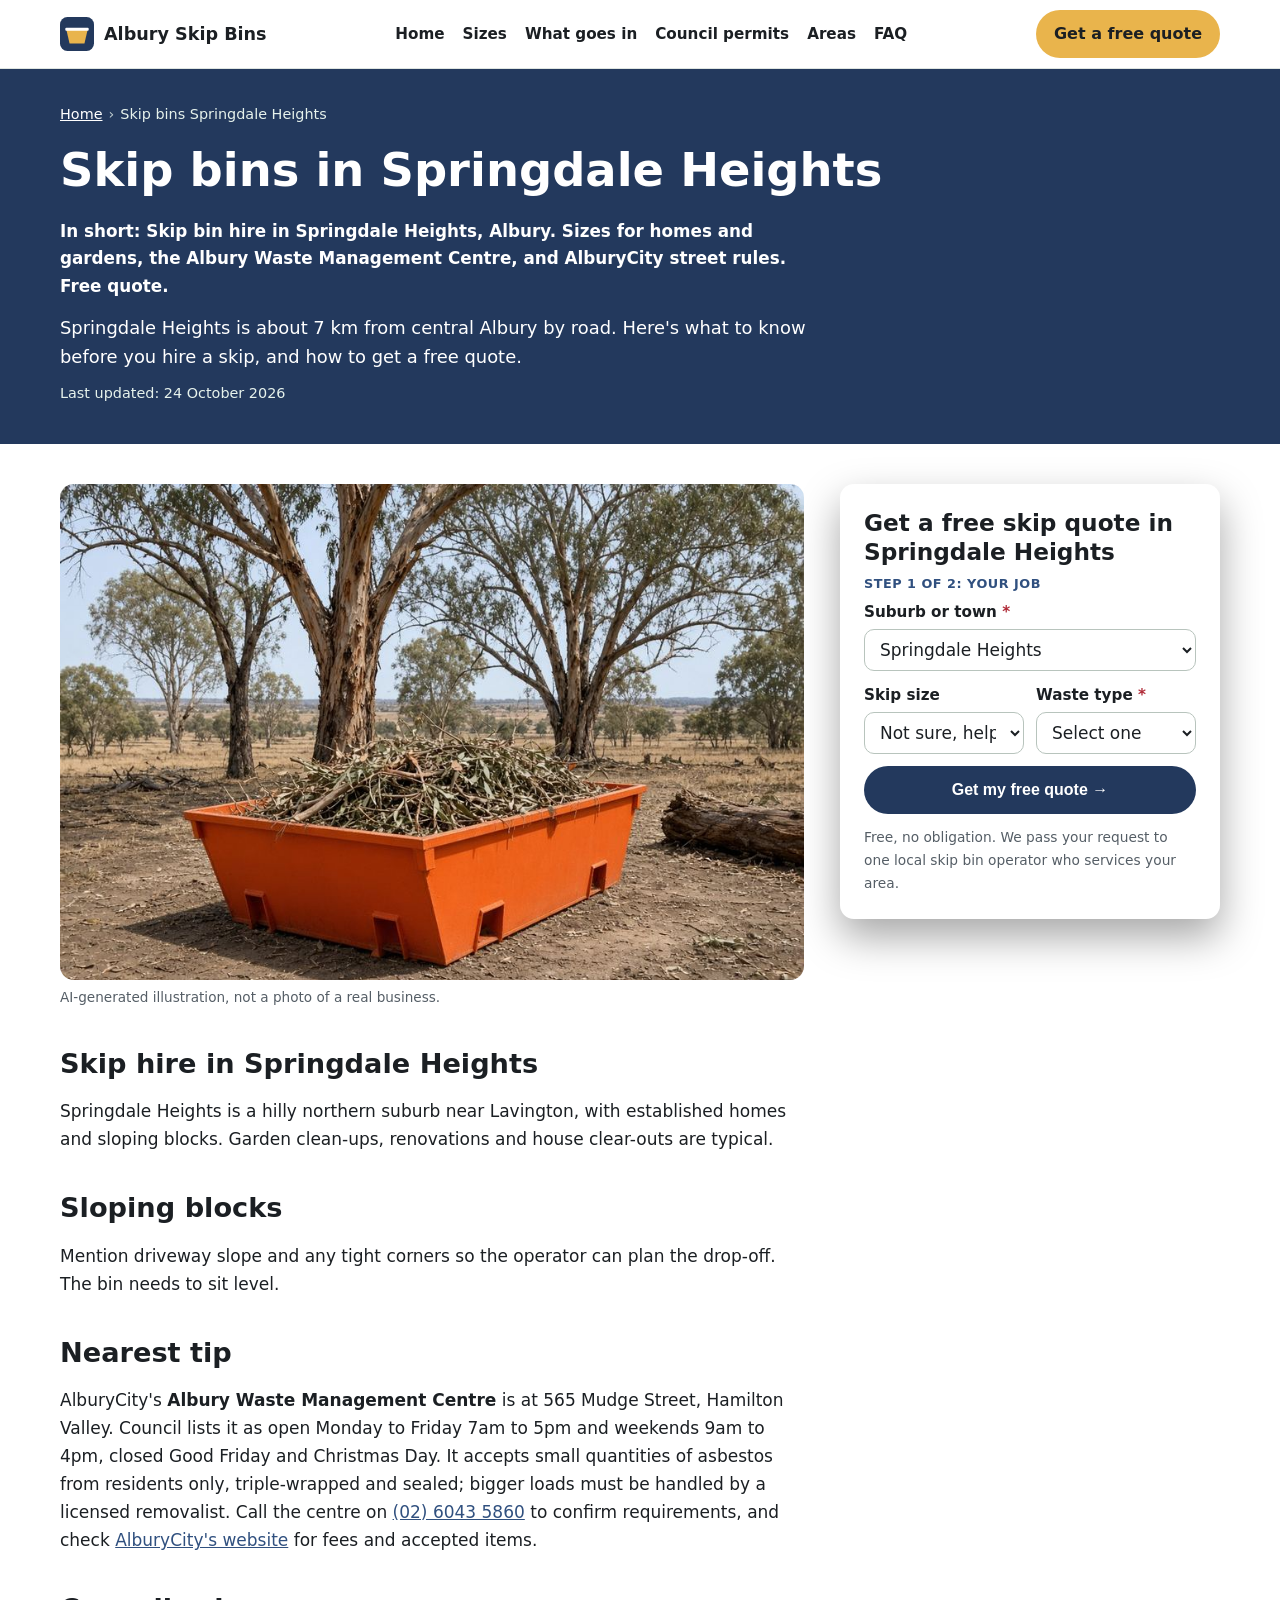
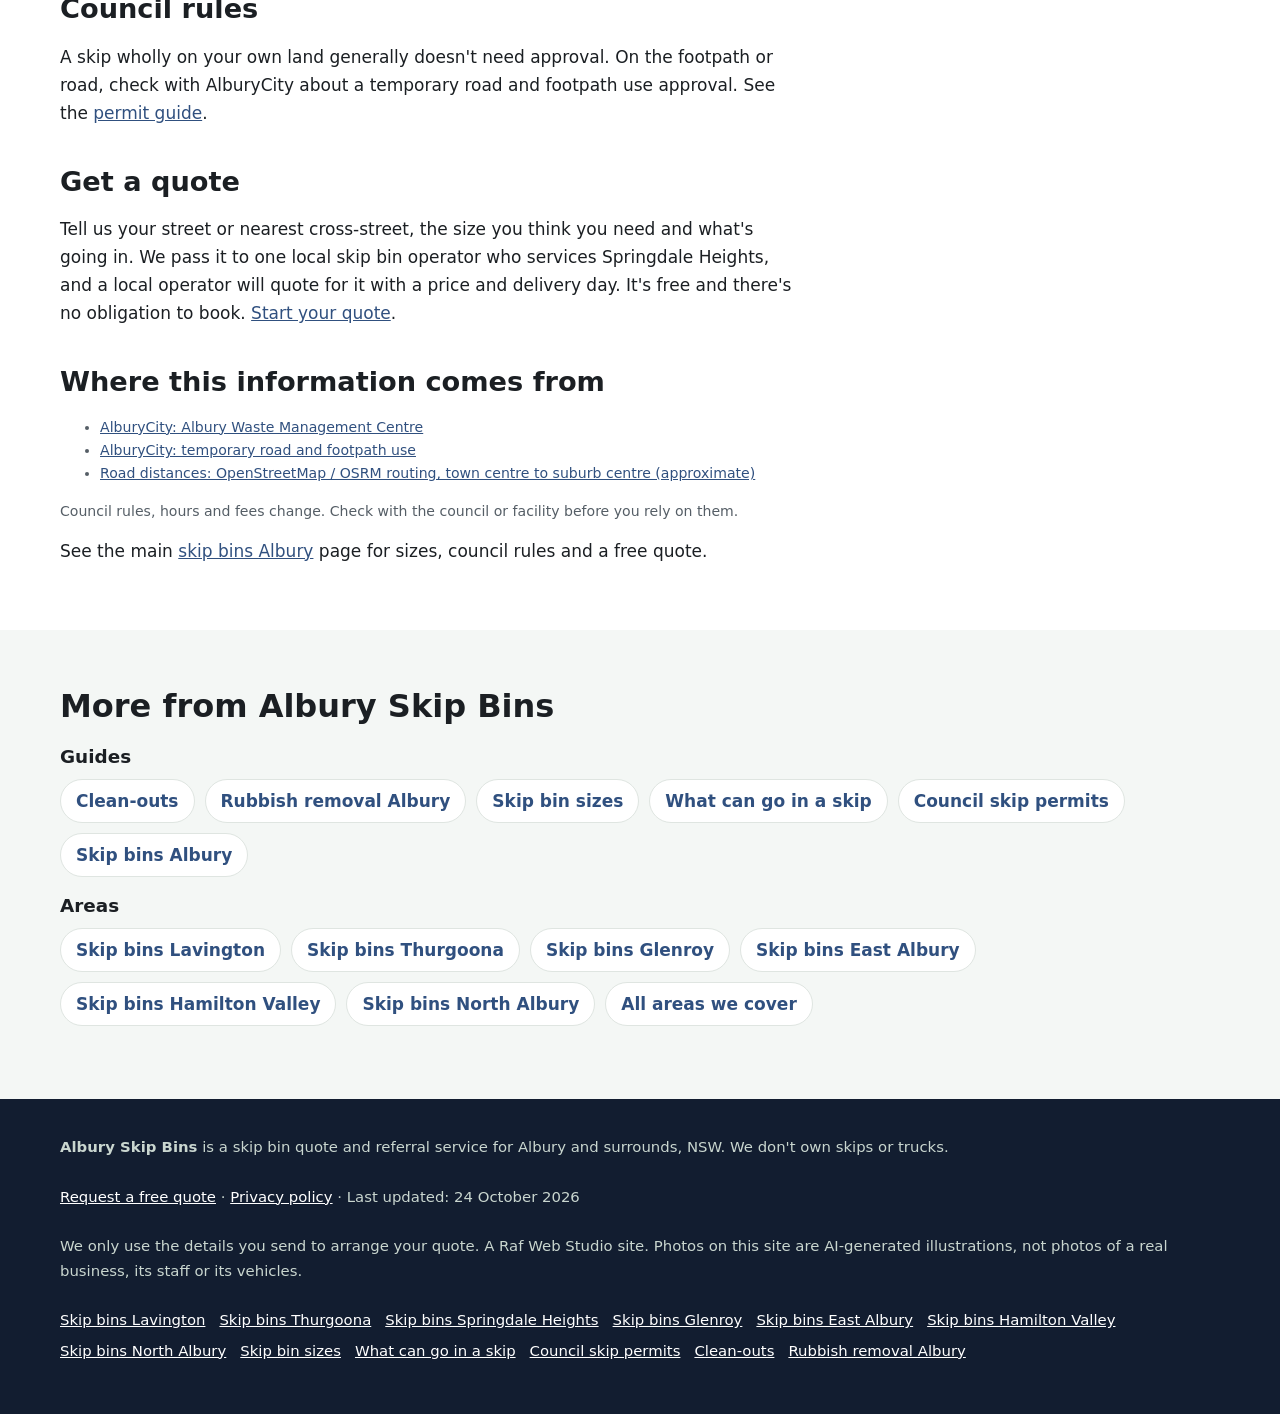
<file: skip-bins-springdale-heights/index.html>
<!doctype html>
<html lang="en-AU">
<head>
<meta charset="utf-8">
<!-- Search Console verification meta tag goes here once the property is created -->
<meta name="viewport" content="width=device-width, initial-scale=1">
<title>Skip Bins Springdale Heights | Free Skip Bin Hire Quotes, Springdale Heights NSW</title>
<meta name="description" content="Skip bin hire in Springdale Heights, Albury. Sizes for homes and gardens, the Albury Waste Management Centre, and AlburyCity street rules. Free quote.">
<link rel="canonical" href="https://alburyskipbins.com/skip-bins-springdale-heights/">
<link rel="icon" href="/favicon.svg" type="image/svg+xml">
<meta name="theme-color" content="#23395d">
<meta property="og:type" content="article">
<meta property="og:locale" content="en_AU">
<meta property="og:site_name" content="Albury Skip Bins">
<meta property="og:title" content="Skip Bins Springdale Heights | Free Skip Bin Hire Quotes, Springdale Heights NSW">
<meta property="og:description" content="Skip bin hire in Springdale Heights, Albury. Sizes for homes and gardens, the Albury Waste Management Centre, and AlburyCity street rules. Free quote.">
<meta property="og:url" content="https://alburyskipbins.com/skip-bins-springdale-heights/">
<meta property="og:image" content="https://alburyskipbins.com/img/hero.jpg">
<meta name="twitter:card" content="summary_large_image">
<script>document.documentElement.classList.add('js')</script>
<link rel="stylesheet" href="/styles.css">

<!-- Google tag (gtag.js) -->
<script async src="https://www.googletagmanager.com/gtag/js?id=G-NLGCCS0E47"></script>
<script>
  window.dataLayer = window.dataLayer || [];
  function gtag(){dataLayer.push(arguments);}
  gtag('js', new Date());
  gtag('config', 'G-NLGCCS0E47');
</script>

<script type="application/ld+json">
{
 "@context": "https://schema.org",
 "@type": "WebPage",
 "@id": "https://alburyskipbins.com/skip-bins-springdale-heights/#webpage",
 "url": "https://alburyskipbins.com/skip-bins-springdale-heights/",
 "name": "Skip Bins Springdale Heights | Free Skip Bin Hire Quotes, Springdale Heights NSW",
 "description": "Skip bin hire in Springdale Heights, Albury. Sizes for homes and gardens, the Albury Waste Management Centre, and AlburyCity street rules. Free quote.",
 "inLanguage": "en-AU",
 "dateModified": "2026-10-24",
 "isPartOf": {
  "@id": "https://alburyskipbins.com/#website"
 }
}
</script>
<script type="application/ld+json">
{
 "@context": "https://schema.org",
 "@type": "BreadcrumbList",
 "itemListElement": [
  {
   "@type": "ListItem",
   "position": 1,
   "name": "Home",
   "item": "https://alburyskipbins.com/"
  },
  {
   "@type": "ListItem",
   "position": 2,
   "name": "Skip bins Springdale Heights",
   "item": "https://alburyskipbins.com/skip-bins-springdale-heights/"
  }
 ]
}
</script>
<script type="application/ld+json">
{
 "@context": "https://schema.org",
 "@type": "Service",
 "@id": "https://alburyskipbins.com/skip-bins-springdale-heights/#service",
 "name": "Skip bin hire quotes in Springdale Heights",
 "serviceType": "Skip bin hire",
 "description": "Skip bin hire in Springdale Heights, Albury. Sizes for homes and gardens, the Albury Waste Management Centre, and AlburyCity street rules. Free quote.",
 "url": "https://alburyskipbins.com/skip-bins-springdale-heights/",
 "provider": {
  "@type": "Organization",
  "name": "Albury Skip Bins",
  "url": "https://alburyskipbins.com/"
 },
 "areaServed": [
  {
   "@type": "Place",
   "name": "Springdale Heights, NSW"
  }
 ]
}
</script>
</head>
<body>
<a class="skip-link" href="#main">Skip to content</a>

<header class="site-header">
  <div class="wrap">
    <a class="brand" href="/" aria-label="Albury Skip Bins home">
      <svg viewBox="0 0 64 64" aria-hidden="true"><rect width="64" height="64" rx="14" fill="#23395d"/><path d="M12 24h40l-6 26H18z" fill="#e9b44c"/><rect x="10" y="20" width="44" height="6" rx="2" fill="#fff"/></svg>
      Albury Skip Bins
    </a>
    <nav class="nav" aria-label="Main">
      <a href="/">Home</a>
      <a href="/skip-bin-sizes/">Sizes</a>
      <a href="/what-can-go-in-a-skip/">What goes in</a>
      <a href="/skip-bin-council-permit/">Council permits</a>
      <a href="/#areas">Areas</a>
      <a href="/#faq">FAQ</a>
    </nav>
    <a class="btn btn-call header-call" href="#quote">Get a free quote</a>
  </div>
</header>

<main id="main">
<section class="page-hero" aria-labelledby="h1">
  <div class="wrap">
    <nav class="crumbs" aria-label="Breadcrumb"><ol><li><a href="https://alburyskipbins.com/">Home</a></li><li aria-current="page">Skip bins Springdale Heights</li></ol></nav>
    <h1 id="h1">Skip bins in Springdale Heights</h1>
    <p class="summary">In short: Skip bin hire in Springdale Heights, Albury. Sizes for homes and gardens, the Albury Waste Management Centre, and AlburyCity street rules. Free quote.</p>
    <p class="lead">Springdale Heights is about 7 km from central Albury by road. Here's what to know before you hire a skip, and how to get a free quote.</p>
    <p class="updated">Last updated: 24 October 2026</p>
  </div>
</section>
<div class="wrap page-grid">
  <article class="page-body">
<figure><img src="/img/card-green.jpg" width="900" height="600" style="aspect-ratio:3/2;object-fit:cover" alt="Illustration of a skip bin with garden waste" decoding="async"><figcaption>AI-generated illustration, not a photo of a real business.</figcaption></figure>
<h2>Skip hire in Springdale Heights</h2>
<p>Springdale Heights is a hilly northern suburb near Lavington, with established homes and sloping blocks. Garden clean-ups, renovations and house clear-outs are typical.</p>
<h2>Sloping blocks</h2>
<p>Mention driveway slope and any tight corners so the operator can plan the drop-off. The bin needs to sit level.</p>
<h2>Nearest tip</h2>
<p>AlburyCity's <strong>Albury Waste Management Centre</strong> is at 565 Mudge Street, Hamilton Valley. Council lists it as open Monday to Friday 7am to 5pm and weekends 9am to 4pm, closed Good Friday and Christmas Day. It accepts small quantities of asbestos from residents only, triple-wrapped and sealed; bigger loads must be handled by a licensed removalist. Call the centre on <a href="tel:0260435860">(02) 6043 5860</a> to confirm requirements, and check <a href="https://www.alburycity.nsw.gov.au/" rel="noopener">AlburyCity's website</a> for fees and accepted items.</p>
<h2>Council rules</h2>
<p>A skip wholly on your own land generally doesn't need approval. On the footpath or road, check with AlburyCity about a temporary road and footpath use approval. See the <a href="/skip-bin-council-permit/">permit guide</a>.</p>
<h2>Get a quote</h2>
<p>Tell us your street or nearest cross-street, the size you think you need and what's going in. We pass it to one local skip bin operator who services Springdale Heights, and a local operator will quote for it with a price and delivery day. It's free and there's no obligation to book. <a href="#quote">Start your quote</a>.</p>
<h2>Where this information comes from</h2>
<ul class="sources"><li><a href="https://www.alburycity.nsw.gov.au/services/waste-and-recycling/albury-waste-management-centre" rel="noopener">AlburyCity: Albury Waste Management Centre</a></li><li><a href="https://www.alburycity.nsw.gov.au/business/permits-and-requirements/outdoor-activities/temporary-road-and-footpath-use" rel="noopener">AlburyCity: temporary road and footpath use</a></li><li><a href="https://www.openstreetmap.org/" rel="noopener">Road distances: OpenStreetMap / OSRM routing, town centre to suburb centre (approximate)</a></li></ul>
<p class="sources">Council rules, hours and fees change. Check with the council or facility before you rely on them.</p>

<p class="home-link">See the main <a href="/">skip bins Albury</a> page for sizes, council rules and a free quote.</p>
  </article>
  <aside class="page-aside">
    <div class="hero-form-card" id="quote">
      <h2 id="quote-h">Get a free skip quote in Springdale Heights</h2>
      <form class="quote-form two-step" id="quote-form" action="https://formsubmit.co/quotes@alburyskipbins.com" method="post" novalidate>
        <input type="hidden" name="_subject" value="New quote request – alburyskipbins.com">
        <input type="hidden" name="_captcha" value="true">
        <input type="hidden" name="_template" value="table">
        <input type="hidden" name="_next" value="https://alburyskipbins.com/thanks.html">
        <input type="text" name="_honey" style="display:none" tabindex="-1" autocomplete="off" aria-hidden="true">
        <input type="hidden" name="source" value="alburyskipbins.com">
        <input type="hidden" name="page" value="/skip-bins-springdale-heights/">
        <fieldset class="step step-1">
          <legend class="step-label">Step 1 of 2: your job</legend>
          <div class="full"><label for="suburb">Suburb or town <span class="req" aria-hidden="true">*</span></label>
            <select id="suburb" name="suburb" required><option value="">Choose your suburb</option><option>Albury</option><option>North Albury</option><option>South Albury</option><option>East Albury</option><option>West Albury</option><option>Central Albury</option><option>Lavington</option><option>Glenroy</option><option selected>Springdale Heights</option><option>Hamilton Valley</option><option>Thurgoona</option><option>Lake Albury</option><option>Splitters Creek</option><option>Table Top</option><option>Ettamogah</option><option>Jindera</option><option value="Other">Other (tell us below)</option></select></div>
          <div class="full other-wrap"><label for="suburb_other">Other suburb or town</label><input id="suburb_other" name="suburb_other" type="text" autocomplete="address-level2"></div>
          <div><label for="size">Skip size</label>
            <select id="size" name="skip_size"><option value="Not sure">Not sure, help me choose</option><option>Skip bag (about 1 m³)</option><option>2 m³</option><option>3 m³</option><option>4 m³</option><option>6 m³</option><option>8 m³</option><option>9 m³</option><option>10–12 m³</option><option>Larger / hook-lift</option></select></div>
          <div><label for="waste">Waste type <span class="req" aria-hidden="true">*</span></label>
            <select id="waste" name="waste_type" required><option value="">Select one</option><option>General household</option><option>Green waste</option><option>Mixed renovation / building</option><option>Soil, concrete or bricks</option><option>Mixed, not sure</option><option>May contain asbestos</option></select></div>
          <div class="full js-only"><button class="btn btn-primary btn-block" type="button" id="to-step-2">Get my free quote →</button></div>
          <p class="microcopy full">Free, no obligation. We pass your request to one local skip bin operator who services your area.</p>
          <p class="form-error full" id="step1-error" role="alert" hidden>Please choose your suburb and waste type.</p>
        </fieldset>
        <fieldset class="step step-2" id="step-2">
          <legend class="step-label">Step 2 of 2: your details</legend>
          <div><label for="name">Name <span class="req" aria-hidden="true">*</span></label><input id="name" name="name" type="text" autocomplete="name" required></div>
          <div><label for="phone">Phone <span class="req" aria-hidden="true">*</span></label><input id="phone" name="phone" type="tel" autocomplete="tel" inputmode="tel" required></div>
          <div><label for="email">Email</label><input id="email" name="email" type="email" autocomplete="email"></div>
          <div><label for="date">Delivery date</label><input id="date" name="preferred_date" type="date"></div>
          <div class="full"><label for="message">Anything else?</label><textarea id="message" name="message" rows="2" placeholder="e.g. red-brick reno, new build in Thurgoona, shed clean-out, 7 days"></textarea></div>
          <p class="consent full">By sending this form you agree we can share your details with one local skip bin operator so they can quote for your job. See our <a href="/privacy.html">privacy policy</a>.</p>
          <div class="full step2-actions"><button class="btn btn-primary" type="submit">Send my quote request</button><button class="btn-link js-only" type="button" id="back-1">← Back</button></div>
        </fieldset>
      </form>
    </div>
  </aside>
</div>
<section class="alt" aria-labelledby="more-h">
  <div class="wrap">
    <h2 id="more-h">More from Albury Skip Bins</h2>
    <h3>Guides</h3>
    <ul class="link-list"><li><a href="/clean-outs/">Clean-outs</a></li><li><a href="/rubbish-removal-albury/">Rubbish removal Albury</a></li><li><a href="/skip-bin-sizes/">Skip bin sizes</a></li><li><a href="/what-can-go-in-a-skip/">What can go in a skip</a></li><li><a href="/skip-bin-council-permit/">Council skip permits</a></li><li><a href="/">Skip bins Albury</a></li></ul>
    <h3>Areas</h3>
    <ul class="link-list"><li><a href="/skip-bins-lavington/">Skip bins Lavington</a></li><li><a href="/skip-bins-thurgoona/">Skip bins Thurgoona</a></li><li><a href="/skip-bins-glenroy/">Skip bins Glenroy</a></li><li><a href="/skip-bins-east-albury/">Skip bins East Albury</a></li><li><a href="/skip-bins-hamilton-valley/">Skip bins Hamilton Valley</a></li><li><a href="/skip-bins-north-albury/">Skip bins North Albury</a></li><li><a href="/#areas">All areas we cover</a></li></ul>
  </div>
</section>
</main>

<footer class="site-footer">
  <div class="wrap">
    <p><strong>Albury Skip Bins</strong> is a skip bin quote and referral service for Albury and surrounds, NSW. We don't own skips or trucks.</p>
    <p><a href="#quote">Request a free quote</a> · <a href="/privacy.html">Privacy policy</a> · Last updated: 24 October 2026</p>
    <p>We only use the details you send to arrange your quote. A Raf Web Studio site. Photos on this site are AI-generated illustrations, not photos of a real business, its staff or its vehicles.</p>
    <p class="footer-links"><a href="/skip-bins-lavington/">Skip bins Lavington</a> <a href="/skip-bins-thurgoona/">Skip bins Thurgoona</a> <a href="/skip-bins-springdale-heights/">Skip bins Springdale Heights</a> <a href="/skip-bins-glenroy/">Skip bins Glenroy</a> <a href="/skip-bins-east-albury/">Skip bins East Albury</a> <a href="/skip-bins-hamilton-valley/">Skip bins Hamilton Valley</a> <a href="/skip-bins-north-albury/">Skip bins North Albury</a> <a href="/skip-bin-sizes/">Skip bin sizes</a> <a href="/what-can-go-in-a-skip/">What can go in a skip</a> <a href="/skip-bin-council-permit/">Council skip permits</a> <a href="/clean-outs/">Clean-outs</a> <a href="/rubbish-removal-albury/">Rubbish removal Albury</a></p>
  </div>
</footer>

<div class="mobile-call" aria-label="Quick contact">
  <a class="btn btn-call" href="#quote">Get a free quote</a>
</div>
<script src="/form.js" defer></script>
</body>
</html>
</file>
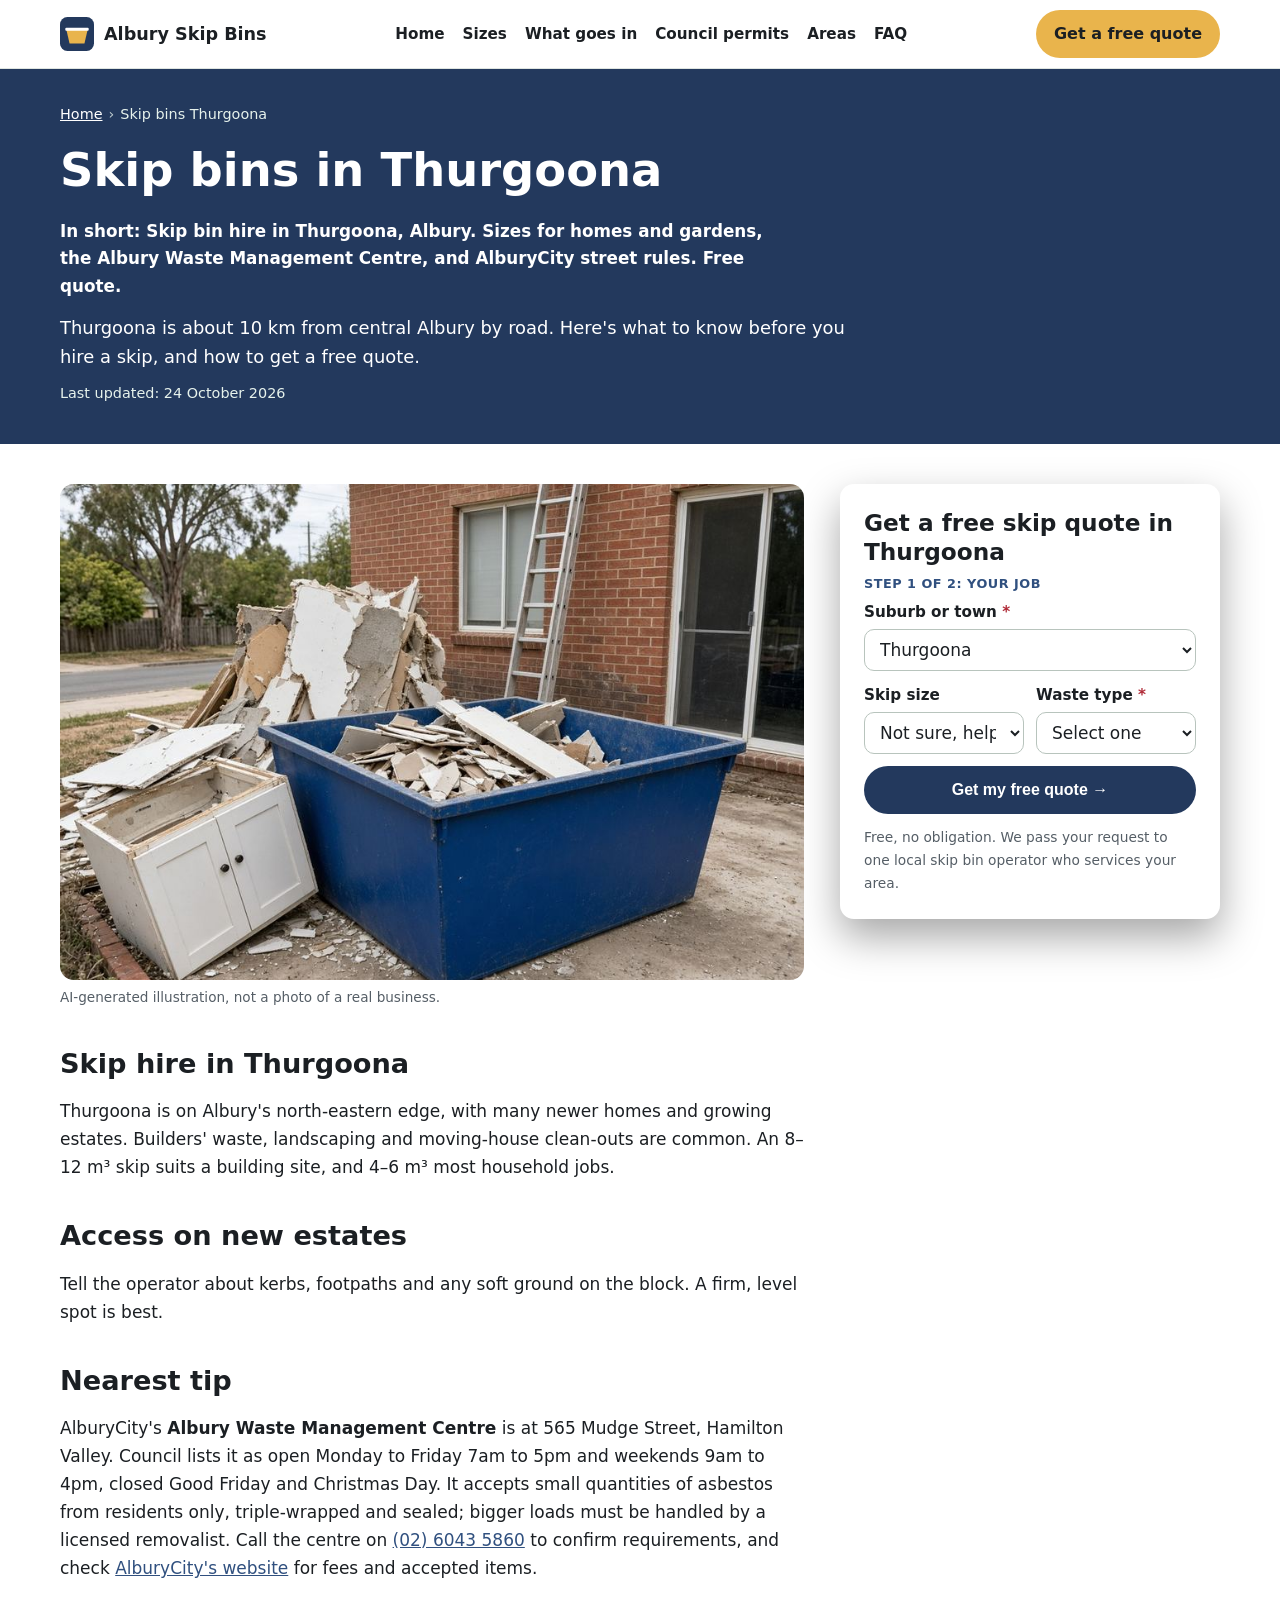
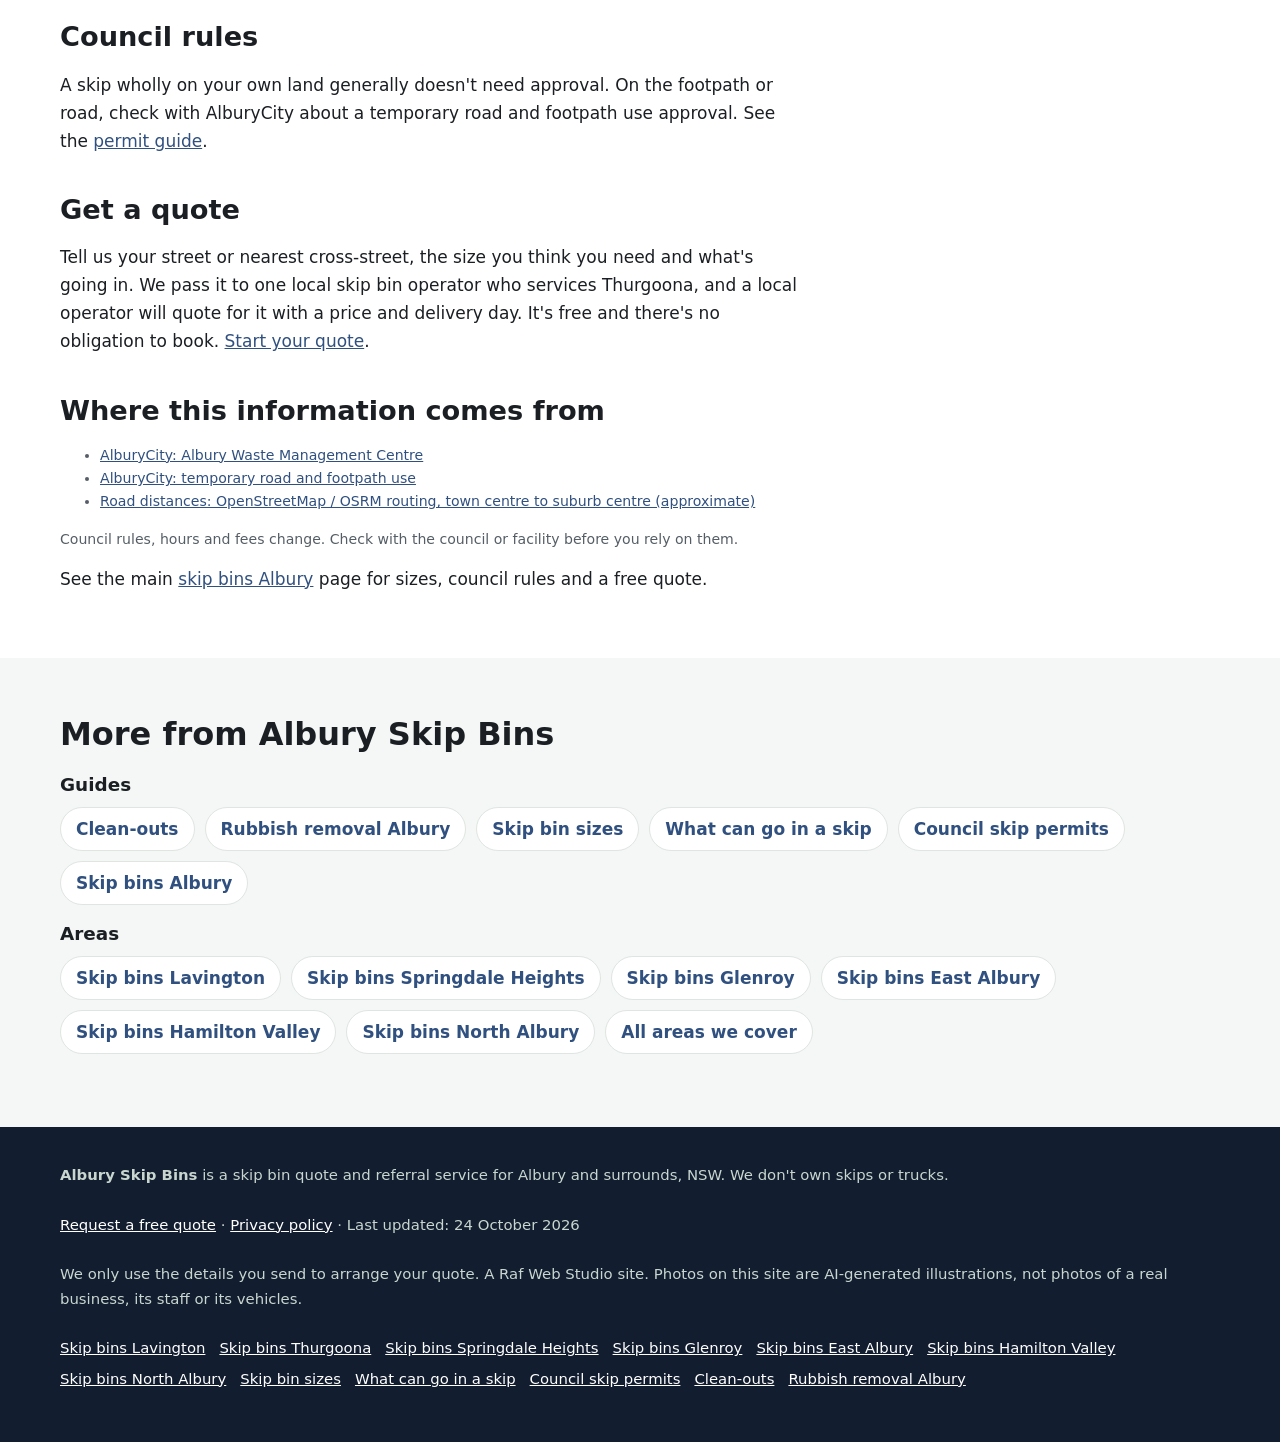
<file: skip-bins-thurgoona/index.html>
<!doctype html>
<html lang="en-AU">
<head>
<meta charset="utf-8">
<!-- Search Console verification meta tag goes here once the property is created -->
<meta name="viewport" content="width=device-width, initial-scale=1">
<title>Skip Bins Thurgoona | Free Skip Bin Hire Quotes, Thurgoona NSW</title>
<meta name="description" content="Skip bin hire in Thurgoona, Albury. Sizes for homes and gardens, the Albury Waste Management Centre, and AlburyCity street rules. Free quote.">
<link rel="canonical" href="https://alburyskipbins.com/skip-bins-thurgoona/">
<link rel="icon" href="/favicon.svg" type="image/svg+xml">
<meta name="theme-color" content="#23395d">
<meta property="og:type" content="article">
<meta property="og:locale" content="en_AU">
<meta property="og:site_name" content="Albury Skip Bins">
<meta property="og:title" content="Skip Bins Thurgoona | Free Skip Bin Hire Quotes, Thurgoona NSW">
<meta property="og:description" content="Skip bin hire in Thurgoona, Albury. Sizes for homes and gardens, the Albury Waste Management Centre, and AlburyCity street rules. Free quote.">
<meta property="og:url" content="https://alburyskipbins.com/skip-bins-thurgoona/">
<meta property="og:image" content="https://alburyskipbins.com/img/hero.jpg">
<meta name="twitter:card" content="summary_large_image">
<script>document.documentElement.classList.add('js')</script>
<link rel="stylesheet" href="/styles.css">

<!-- Google tag (gtag.js) -->
<script async src="https://www.googletagmanager.com/gtag/js?id=G-NLGCCS0E47"></script>
<script>
  window.dataLayer = window.dataLayer || [];
  function gtag(){dataLayer.push(arguments);}
  gtag('js', new Date());
  gtag('config', 'G-NLGCCS0E47');
</script>

<script type="application/ld+json">
{
 "@context": "https://schema.org",
 "@type": "WebPage",
 "@id": "https://alburyskipbins.com/skip-bins-thurgoona/#webpage",
 "url": "https://alburyskipbins.com/skip-bins-thurgoona/",
 "name": "Skip Bins Thurgoona | Free Skip Bin Hire Quotes, Thurgoona NSW",
 "description": "Skip bin hire in Thurgoona, Albury. Sizes for homes and gardens, the Albury Waste Management Centre, and AlburyCity street rules. Free quote.",
 "inLanguage": "en-AU",
 "dateModified": "2026-10-24",
 "isPartOf": {
  "@id": "https://alburyskipbins.com/#website"
 }
}
</script>
<script type="application/ld+json">
{
 "@context": "https://schema.org",
 "@type": "BreadcrumbList",
 "itemListElement": [
  {
   "@type": "ListItem",
   "position": 1,
   "name": "Home",
   "item": "https://alburyskipbins.com/"
  },
  {
   "@type": "ListItem",
   "position": 2,
   "name": "Skip bins Thurgoona",
   "item": "https://alburyskipbins.com/skip-bins-thurgoona/"
  }
 ]
}
</script>
<script type="application/ld+json">
{
 "@context": "https://schema.org",
 "@type": "Service",
 "@id": "https://alburyskipbins.com/skip-bins-thurgoona/#service",
 "name": "Skip bin hire quotes in Thurgoona",
 "serviceType": "Skip bin hire",
 "description": "Skip bin hire in Thurgoona, Albury. Sizes for homes and gardens, the Albury Waste Management Centre, and AlburyCity street rules. Free quote.",
 "url": "https://alburyskipbins.com/skip-bins-thurgoona/",
 "provider": {
  "@type": "Organization",
  "name": "Albury Skip Bins",
  "url": "https://alburyskipbins.com/"
 },
 "areaServed": [
  {
   "@type": "Place",
   "name": "Thurgoona, NSW"
  }
 ]
}
</script>
</head>
<body>
<a class="skip-link" href="#main">Skip to content</a>

<header class="site-header">
  <div class="wrap">
    <a class="brand" href="/" aria-label="Albury Skip Bins home">
      <svg viewBox="0 0 64 64" aria-hidden="true"><rect width="64" height="64" rx="14" fill="#23395d"/><path d="M12 24h40l-6 26H18z" fill="#e9b44c"/><rect x="10" y="20" width="44" height="6" rx="2" fill="#fff"/></svg>
      Albury Skip Bins
    </a>
    <nav class="nav" aria-label="Main">
      <a href="/">Home</a>
      <a href="/skip-bin-sizes/">Sizes</a>
      <a href="/what-can-go-in-a-skip/">What goes in</a>
      <a href="/skip-bin-council-permit/">Council permits</a>
      <a href="/#areas">Areas</a>
      <a href="/#faq">FAQ</a>
    </nav>
    <a class="btn btn-call header-call" href="#quote">Get a free quote</a>
  </div>
</header>

<main id="main">
<section class="page-hero" aria-labelledby="h1">
  <div class="wrap">
    <nav class="crumbs" aria-label="Breadcrumb"><ol><li><a href="https://alburyskipbins.com/">Home</a></li><li aria-current="page">Skip bins Thurgoona</li></ol></nav>
    <h1 id="h1">Skip bins in Thurgoona</h1>
    <p class="summary">In short: Skip bin hire in Thurgoona, Albury. Sizes for homes and gardens, the Albury Waste Management Centre, and AlburyCity street rules. Free quote.</p>
    <p class="lead">Thurgoona is about 10 km from central Albury by road. Here's what to know before you hire a skip, and how to get a free quote.</p>
    <p class="updated">Last updated: 24 October 2026</p>
  </div>
</section>
<div class="wrap page-grid">
  <article class="page-body">
<figure><img src="/img/card-reno.jpg" width="900" height="600" style="aspect-ratio:3/2;object-fit:cover" alt="Illustration of a skip bin with renovation waste" decoding="async"><figcaption>AI-generated illustration, not a photo of a real business.</figcaption></figure>
<h2>Skip hire in Thurgoona</h2>
<p>Thurgoona is on Albury's north-eastern edge, with many newer homes and growing estates. Builders' waste, landscaping and moving-house clean-outs are common. An 8–12 m³ skip suits a building site, and 4–6 m³ most household jobs.</p>
<h2>Access on new estates</h2>
<p>Tell the operator about kerbs, footpaths and any soft ground on the block. A firm, level spot is best.</p>
<h2>Nearest tip</h2>
<p>AlburyCity's <strong>Albury Waste Management Centre</strong> is at 565 Mudge Street, Hamilton Valley. Council lists it as open Monday to Friday 7am to 5pm and weekends 9am to 4pm, closed Good Friday and Christmas Day. It accepts small quantities of asbestos from residents only, triple-wrapped and sealed; bigger loads must be handled by a licensed removalist. Call the centre on <a href="tel:0260435860">(02) 6043 5860</a> to confirm requirements, and check <a href="https://www.alburycity.nsw.gov.au/" rel="noopener">AlburyCity's website</a> for fees and accepted items.</p>
<h2>Council rules</h2>
<p>A skip wholly on your own land generally doesn't need approval. On the footpath or road, check with AlburyCity about a temporary road and footpath use approval. See the <a href="/skip-bin-council-permit/">permit guide</a>.</p>
<h2>Get a quote</h2>
<p>Tell us your street or nearest cross-street, the size you think you need and what's going in. We pass it to one local skip bin operator who services Thurgoona, and a local operator will quote for it with a price and delivery day. It's free and there's no obligation to book. <a href="#quote">Start your quote</a>.</p>
<h2>Where this information comes from</h2>
<ul class="sources"><li><a href="https://www.alburycity.nsw.gov.au/services/waste-and-recycling/albury-waste-management-centre" rel="noopener">AlburyCity: Albury Waste Management Centre</a></li><li><a href="https://www.alburycity.nsw.gov.au/business/permits-and-requirements/outdoor-activities/temporary-road-and-footpath-use" rel="noopener">AlburyCity: temporary road and footpath use</a></li><li><a href="https://www.openstreetmap.org/" rel="noopener">Road distances: OpenStreetMap / OSRM routing, town centre to suburb centre (approximate)</a></li></ul>
<p class="sources">Council rules, hours and fees change. Check with the council or facility before you rely on them.</p>

<p class="home-link">See the main <a href="/">skip bins Albury</a> page for sizes, council rules and a free quote.</p>
  </article>
  <aside class="page-aside">
    <div class="hero-form-card" id="quote">
      <h2 id="quote-h">Get a free skip quote in Thurgoona</h2>
      <form class="quote-form two-step" id="quote-form" action="https://formsubmit.co/quotes@alburyskipbins.com" method="post" novalidate>
        <input type="hidden" name="_subject" value="New quote request – alburyskipbins.com">
        <input type="hidden" name="_captcha" value="true">
        <input type="hidden" name="_template" value="table">
        <input type="hidden" name="_next" value="https://alburyskipbins.com/thanks.html">
        <input type="text" name="_honey" style="display:none" tabindex="-1" autocomplete="off" aria-hidden="true">
        <input type="hidden" name="source" value="alburyskipbins.com">
        <input type="hidden" name="page" value="/skip-bins-thurgoona/">
        <fieldset class="step step-1">
          <legend class="step-label">Step 1 of 2: your job</legend>
          <div class="full"><label for="suburb">Suburb or town <span class="req" aria-hidden="true">*</span></label>
            <select id="suburb" name="suburb" required><option value="">Choose your suburb</option><option>Albury</option><option>North Albury</option><option>South Albury</option><option>East Albury</option><option>West Albury</option><option>Central Albury</option><option>Lavington</option><option>Glenroy</option><option>Springdale Heights</option><option>Hamilton Valley</option><option selected>Thurgoona</option><option>Lake Albury</option><option>Splitters Creek</option><option>Table Top</option><option>Ettamogah</option><option>Jindera</option><option value="Other">Other (tell us below)</option></select></div>
          <div class="full other-wrap"><label for="suburb_other">Other suburb or town</label><input id="suburb_other" name="suburb_other" type="text" autocomplete="address-level2"></div>
          <div><label for="size">Skip size</label>
            <select id="size" name="skip_size"><option value="Not sure">Not sure, help me choose</option><option>Skip bag (about 1 m³)</option><option>2 m³</option><option>3 m³</option><option>4 m³</option><option>6 m³</option><option>8 m³</option><option>9 m³</option><option>10–12 m³</option><option>Larger / hook-lift</option></select></div>
          <div><label for="waste">Waste type <span class="req" aria-hidden="true">*</span></label>
            <select id="waste" name="waste_type" required><option value="">Select one</option><option>General household</option><option>Green waste</option><option>Mixed renovation / building</option><option>Soil, concrete or bricks</option><option>Mixed, not sure</option><option>May contain asbestos</option></select></div>
          <div class="full js-only"><button class="btn btn-primary btn-block" type="button" id="to-step-2">Get my free quote →</button></div>
          <p class="microcopy full">Free, no obligation. We pass your request to one local skip bin operator who services your area.</p>
          <p class="form-error full" id="step1-error" role="alert" hidden>Please choose your suburb and waste type.</p>
        </fieldset>
        <fieldset class="step step-2" id="step-2">
          <legend class="step-label">Step 2 of 2: your details</legend>
          <div><label for="name">Name <span class="req" aria-hidden="true">*</span></label><input id="name" name="name" type="text" autocomplete="name" required></div>
          <div><label for="phone">Phone <span class="req" aria-hidden="true">*</span></label><input id="phone" name="phone" type="tel" autocomplete="tel" inputmode="tel" required></div>
          <div><label for="email">Email</label><input id="email" name="email" type="email" autocomplete="email"></div>
          <div><label for="date">Delivery date</label><input id="date" name="preferred_date" type="date"></div>
          <div class="full"><label for="message">Anything else?</label><textarea id="message" name="message" rows="2" placeholder="e.g. red-brick reno, new build in Thurgoona, shed clean-out, 7 days"></textarea></div>
          <p class="consent full">By sending this form you agree we can share your details with one local skip bin operator so they can quote for your job. See our <a href="/privacy.html">privacy policy</a>.</p>
          <div class="full step2-actions"><button class="btn btn-primary" type="submit">Send my quote request</button><button class="btn-link js-only" type="button" id="back-1">← Back</button></div>
        </fieldset>
      </form>
    </div>
  </aside>
</div>
<section class="alt" aria-labelledby="more-h">
  <div class="wrap">
    <h2 id="more-h">More from Albury Skip Bins</h2>
    <h3>Guides</h3>
    <ul class="link-list"><li><a href="/clean-outs/">Clean-outs</a></li><li><a href="/rubbish-removal-albury/">Rubbish removal Albury</a></li><li><a href="/skip-bin-sizes/">Skip bin sizes</a></li><li><a href="/what-can-go-in-a-skip/">What can go in a skip</a></li><li><a href="/skip-bin-council-permit/">Council skip permits</a></li><li><a href="/">Skip bins Albury</a></li></ul>
    <h3>Areas</h3>
    <ul class="link-list"><li><a href="/skip-bins-lavington/">Skip bins Lavington</a></li><li><a href="/skip-bins-springdale-heights/">Skip bins Springdale Heights</a></li><li><a href="/skip-bins-glenroy/">Skip bins Glenroy</a></li><li><a href="/skip-bins-east-albury/">Skip bins East Albury</a></li><li><a href="/skip-bins-hamilton-valley/">Skip bins Hamilton Valley</a></li><li><a href="/skip-bins-north-albury/">Skip bins North Albury</a></li><li><a href="/#areas">All areas we cover</a></li></ul>
  </div>
</section>
</main>

<footer class="site-footer">
  <div class="wrap">
    <p><strong>Albury Skip Bins</strong> is a skip bin quote and referral service for Albury and surrounds, NSW. We don't own skips or trucks.</p>
    <p><a href="#quote">Request a free quote</a> · <a href="/privacy.html">Privacy policy</a> · Last updated: 24 October 2026</p>
    <p>We only use the details you send to arrange your quote. A Raf Web Studio site. Photos on this site are AI-generated illustrations, not photos of a real business, its staff or its vehicles.</p>
    <p class="footer-links"><a href="/skip-bins-lavington/">Skip bins Lavington</a> <a href="/skip-bins-thurgoona/">Skip bins Thurgoona</a> <a href="/skip-bins-springdale-heights/">Skip bins Springdale Heights</a> <a href="/skip-bins-glenroy/">Skip bins Glenroy</a> <a href="/skip-bins-east-albury/">Skip bins East Albury</a> <a href="/skip-bins-hamilton-valley/">Skip bins Hamilton Valley</a> <a href="/skip-bins-north-albury/">Skip bins North Albury</a> <a href="/skip-bin-sizes/">Skip bin sizes</a> <a href="/what-can-go-in-a-skip/">What can go in a skip</a> <a href="/skip-bin-council-permit/">Council skip permits</a> <a href="/clean-outs/">Clean-outs</a> <a href="/rubbish-removal-albury/">Rubbish removal Albury</a></p>
  </div>
</footer>

<div class="mobile-call" aria-label="Quick contact">
  <a class="btn btn-call" href="#quote">Get a free quote</a>
</div>
<script src="/form.js" defer></script>
</body>
</html>
</file>
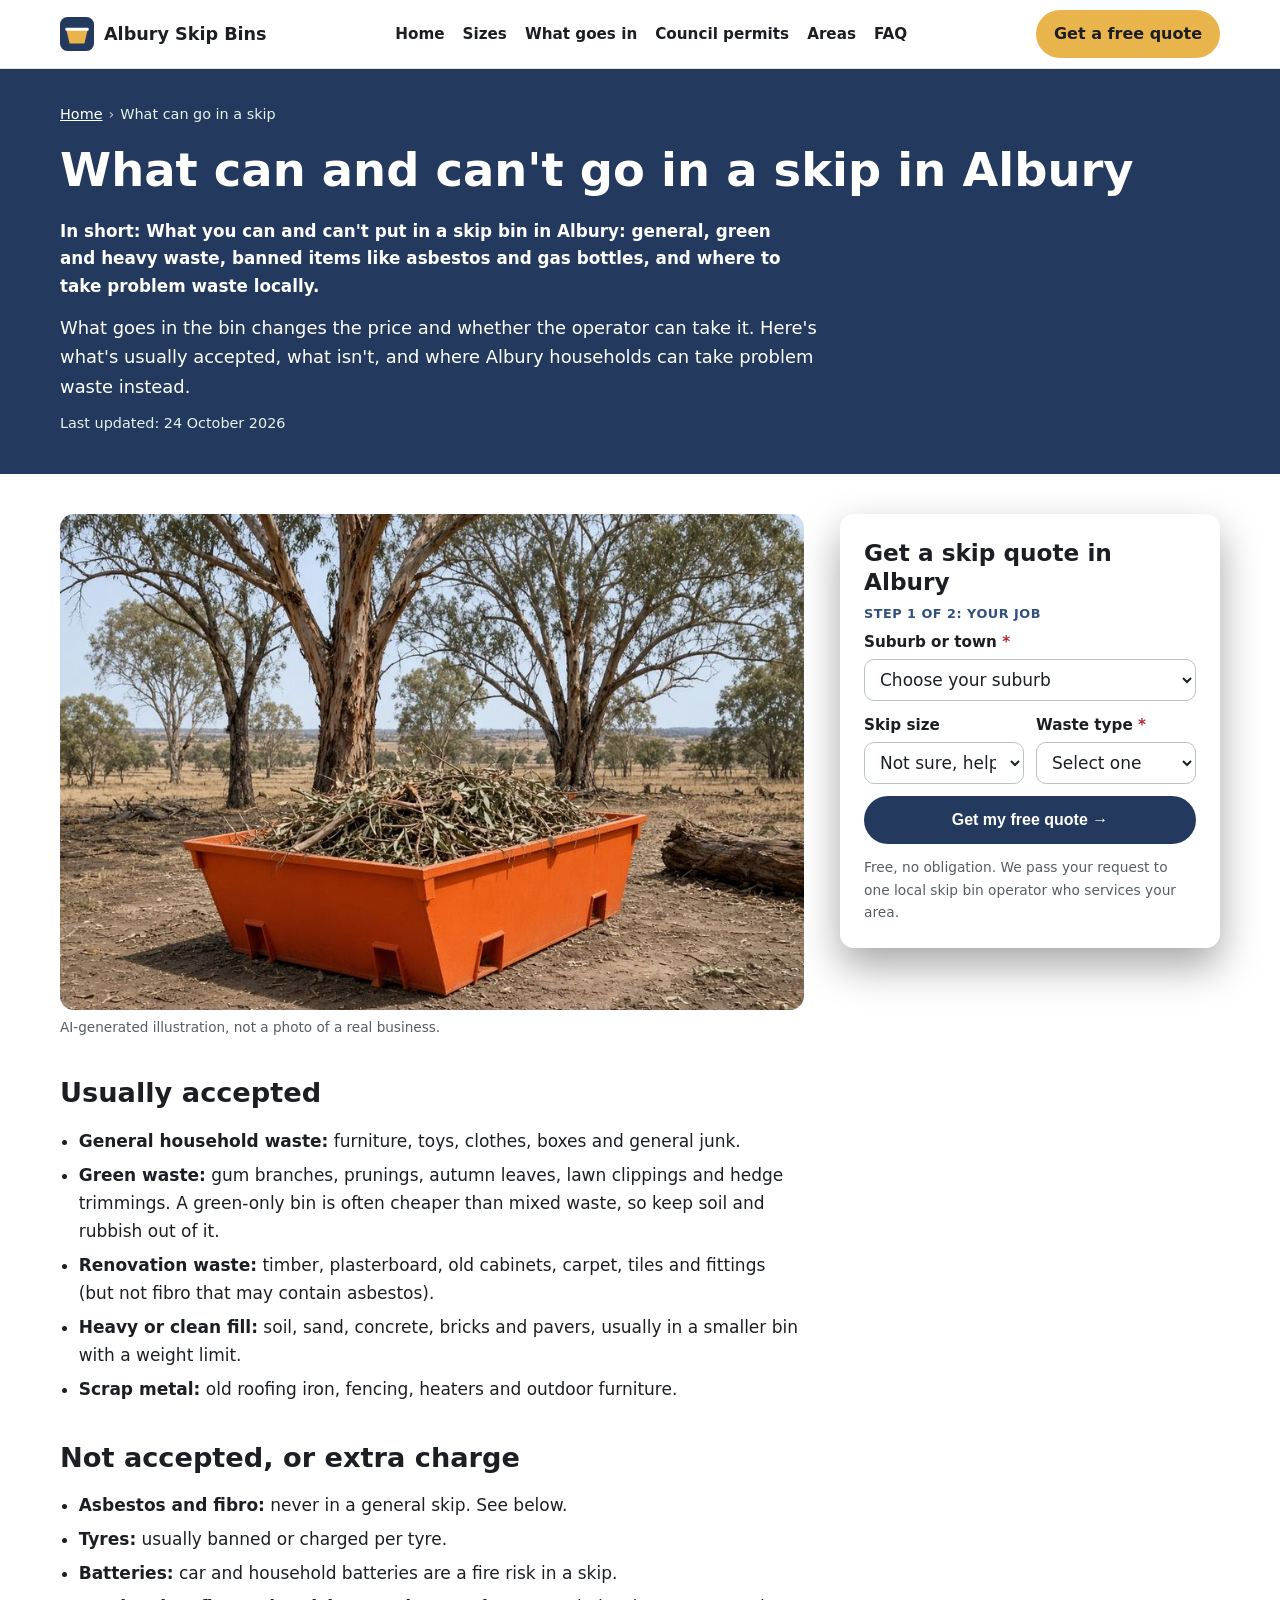
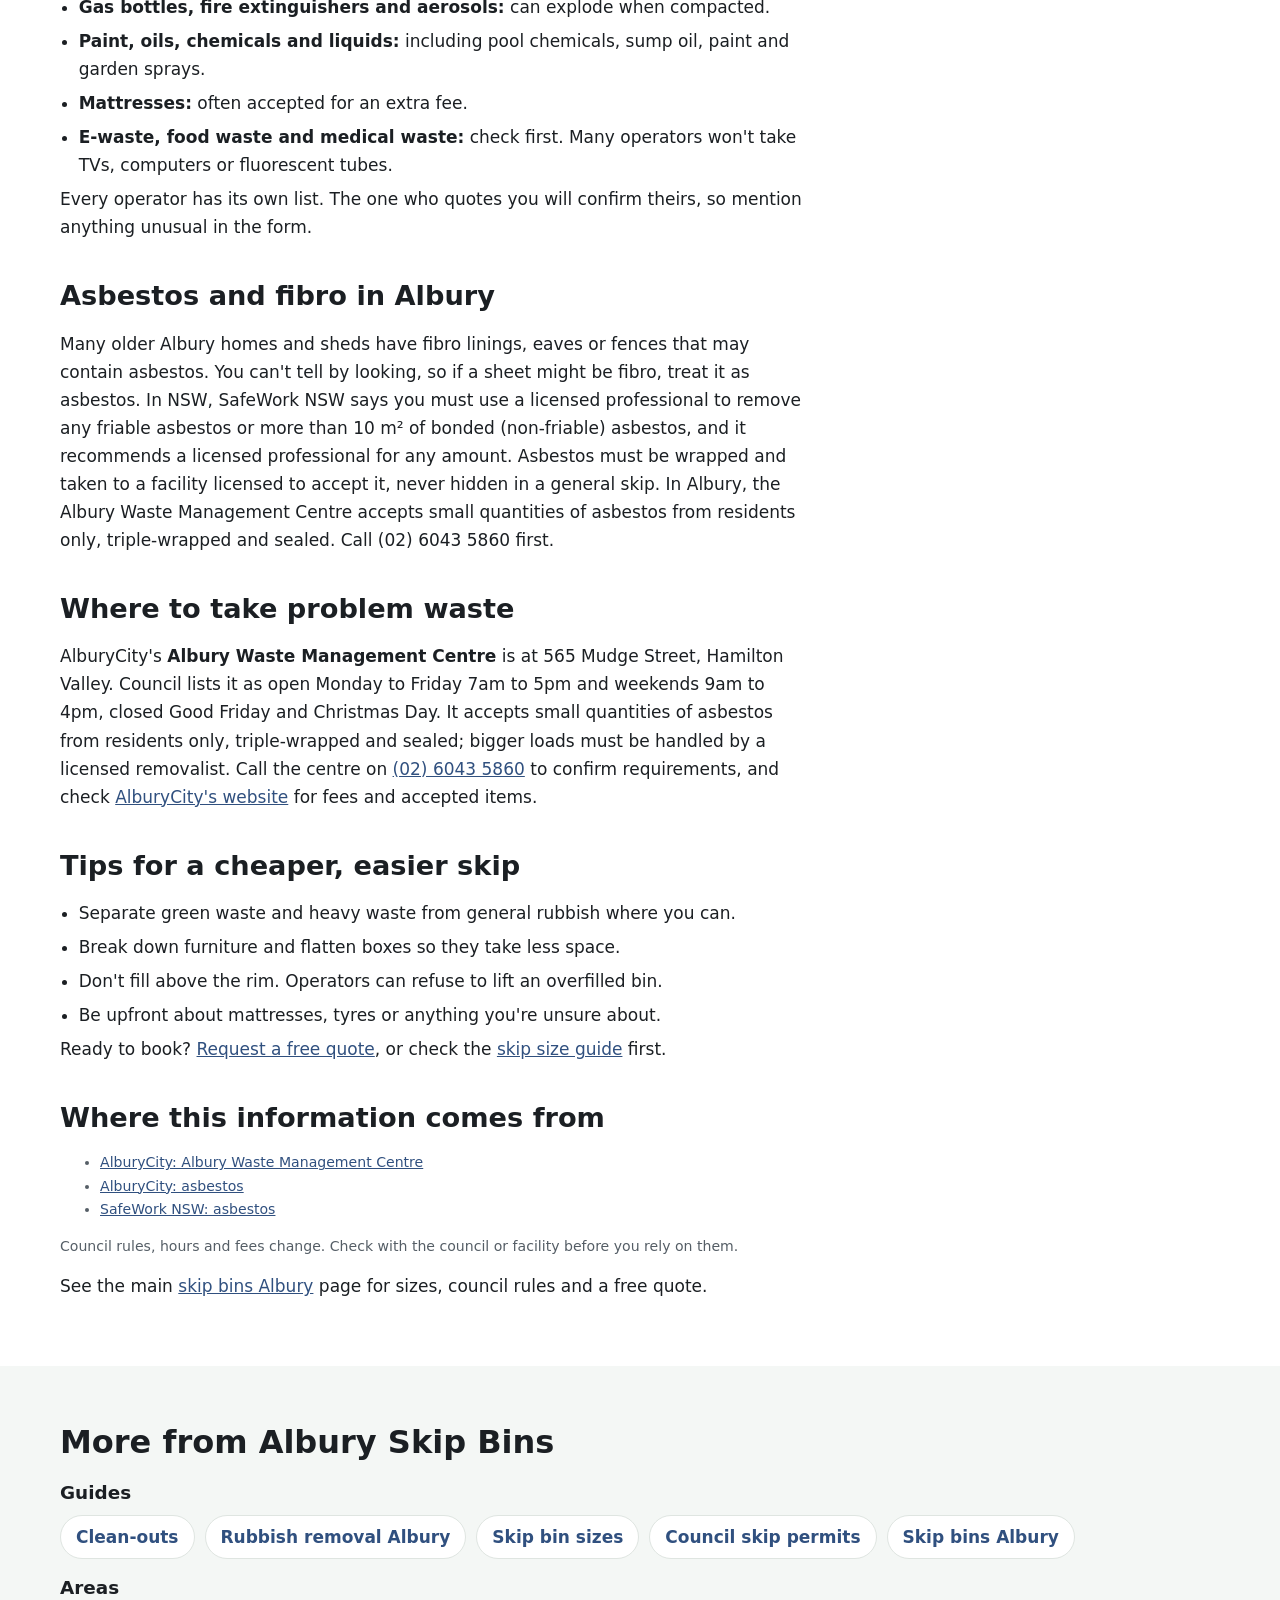
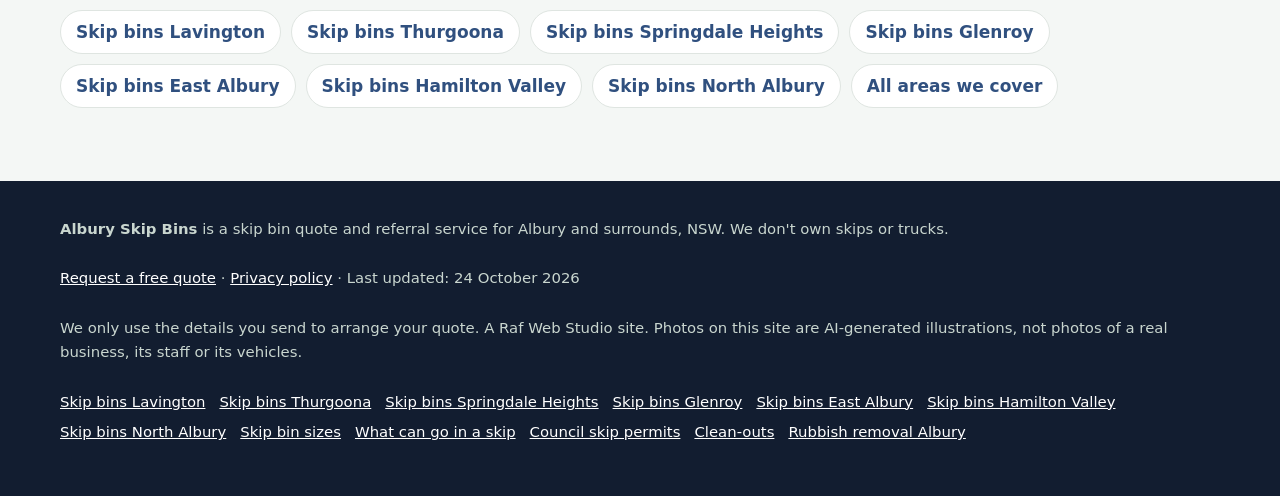
<file: what-can-go-in-a-skip/index.html>
<!doctype html>
<html lang="en-AU">
<head>
<meta charset="utf-8">
<!-- Search Console verification meta tag goes here once the property is created -->
<meta name="viewport" content="width=device-width, initial-scale=1">
<title>What Can Go in a Skip Bin in Albury? Accepted &amp; Banned Items</title>
<meta name="description" content="What you can and can&#x27;t put in a skip bin in Albury: general, green and heavy waste, banned items like asbestos and gas bottles, and where to take problem waste locally.">
<link rel="canonical" href="https://alburyskipbins.com/what-can-go-in-a-skip/">
<link rel="icon" href="/favicon.svg" type="image/svg+xml">
<meta name="theme-color" content="#23395d">
<meta property="og:type" content="article">
<meta property="og:locale" content="en_AU">
<meta property="og:site_name" content="Albury Skip Bins">
<meta property="og:title" content="What Can Go in a Skip Bin in Albury? Accepted &amp; Banned Items">
<meta property="og:description" content="What you can and can&#x27;t put in a skip bin in Albury: general, green and heavy waste, banned items like asbestos and gas bottles, and where to take problem waste locally.">
<meta property="og:url" content="https://alburyskipbins.com/what-can-go-in-a-skip/">
<meta property="og:image" content="https://alburyskipbins.com/img/hero.jpg">
<meta name="twitter:card" content="summary_large_image">
<script>document.documentElement.classList.add('js')</script>
<link rel="stylesheet" href="/styles.css">

<!-- Google tag (gtag.js) -->
<script async src="https://www.googletagmanager.com/gtag/js?id=G-NLGCCS0E47"></script>
<script>
  window.dataLayer = window.dataLayer || [];
  function gtag(){dataLayer.push(arguments);}
  gtag('js', new Date());
  gtag('config', 'G-NLGCCS0E47');
</script>

<script type="application/ld+json">
{
 "@context": "https://schema.org",
 "@type": "WebPage",
 "@id": "https://alburyskipbins.com/what-can-go-in-a-skip/#webpage",
 "url": "https://alburyskipbins.com/what-can-go-in-a-skip/",
 "name": "What Can Go in a Skip Bin in Albury? Accepted & Banned Items",
 "description": "What you can and can't put in a skip bin in Albury: general, green and heavy waste, banned items like asbestos and gas bottles, and where to take problem waste locally.",
 "inLanguage": "en-AU",
 "dateModified": "2026-10-24",
 "isPartOf": {
  "@id": "https://alburyskipbins.com/#website"
 }
}
</script>
<script type="application/ld+json">
{
 "@context": "https://schema.org",
 "@type": "BreadcrumbList",
 "itemListElement": [
  {
   "@type": "ListItem",
   "position": 1,
   "name": "Home",
   "item": "https://alburyskipbins.com/"
  },
  {
   "@type": "ListItem",
   "position": 2,
   "name": "What can go in a skip",
   "item": "https://alburyskipbins.com/what-can-go-in-a-skip/"
  }
 ]
}
</script>
<script type="application/ld+json">
{
 "@context": "https://schema.org",
 "@type": "Service",
 "@id": "https://alburyskipbins.com/what-can-go-in-a-skip/#service",
 "name": "Skip bin waste advice and quotes in Albury",
 "serviceType": "Skip bin hire",
 "description": "What you can and can't put in a skip bin in Albury: general, green and heavy waste, banned items like asbestos and gas bottles, and where to take problem waste locally.",
 "url": "https://alburyskipbins.com/what-can-go-in-a-skip/",
 "provider": {
  "@type": "Organization",
  "name": "Albury Skip Bins",
  "url": "https://alburyskipbins.com/"
 },
 "areaServed": [
  {
   "@type": "Place",
   "name": "Albury, NSW"
  }
 ]
}
</script>
</head>
<body>
<a class="skip-link" href="#main">Skip to content</a>

<header class="site-header">
  <div class="wrap">
    <a class="brand" href="/" aria-label="Albury Skip Bins home">
      <svg viewBox="0 0 64 64" aria-hidden="true"><rect width="64" height="64" rx="14" fill="#23395d"/><path d="M12 24h40l-6 26H18z" fill="#e9b44c"/><rect x="10" y="20" width="44" height="6" rx="2" fill="#fff"/></svg>
      Albury Skip Bins
    </a>
    <nav class="nav" aria-label="Main">
      <a href="/">Home</a>
      <a href="/skip-bin-sizes/">Sizes</a>
      <a href="/what-can-go-in-a-skip/">What goes in</a>
      <a href="/skip-bin-council-permit/">Council permits</a>
      <a href="/#areas">Areas</a>
      <a href="/#faq">FAQ</a>
    </nav>
    <a class="btn btn-call header-call" href="#quote">Get a free quote</a>
  </div>
</header>

<main id="main">
<section class="page-hero" aria-labelledby="h1">
  <div class="wrap">
    <nav class="crumbs" aria-label="Breadcrumb"><ol><li><a href="https://alburyskipbins.com/">Home</a></li><li aria-current="page">What can go in a skip</li></ol></nav>
    <h1 id="h1">What can and can&#x27;t go in a skip in Albury</h1>
    <p class="summary">In short: What you can and can&#x27;t put in a skip bin in Albury: general, green and heavy waste, banned items like asbestos and gas bottles, and where to take problem waste locally.</p>
    <p class="lead">What goes in the bin changes the price and whether the operator can take it. Here's what's usually accepted, what isn't, and where Albury households can take problem waste instead.</p>
    <p class="updated">Last updated: 24 October 2026</p>
  </div>
</section>
<div class="wrap page-grid">
  <article class="page-body">
<figure><img src="/img/card-green.jpg" width="900" height="600" style="aspect-ratio:3/2;object-fit:cover" alt="Illustration of a skip bin with gum branches" decoding="async"><figcaption>AI-generated illustration, not a photo of a real business.</figcaption></figure>
<h2>Usually accepted</h2>
<ul class="clean">
<li><strong>General household waste:</strong> furniture, toys, clothes, boxes and general junk.</li>
<li><strong>Green waste:</strong> gum branches, prunings, autumn leaves, lawn clippings and hedge trimmings. A green-only bin is often cheaper than mixed waste, so keep soil and rubbish out of it.</li>
<li><strong>Renovation waste:</strong> timber, plasterboard, old cabinets, carpet, tiles and fittings (but not fibro that may contain asbestos).</li>
<li><strong>Heavy or clean fill:</strong> soil, sand, concrete, bricks and pavers, usually in a smaller bin with a weight limit.</li>
<li><strong>Scrap metal:</strong> old roofing iron, fencing, heaters and outdoor furniture.</li></ul>
<h2>Not accepted, or extra charge</h2>
<ul class="clean">
<li><strong>Asbestos and fibro:</strong> never in a general skip. See below.</li>
<li><strong>Tyres:</strong> usually banned or charged per tyre.</li>
<li><strong>Batteries:</strong> car and household batteries are a fire risk in a skip.</li>
<li><strong>Gas bottles, fire extinguishers and aerosols:</strong> can explode when compacted.</li>
<li><strong>Paint, oils, chemicals and liquids:</strong> including pool chemicals, sump oil, paint and garden sprays.</li>
<li><strong>Mattresses:</strong> often accepted for an extra fee.</li>
<li><strong>E-waste, food waste and medical waste:</strong> check first. Many operators won't take TVs, computers or fluorescent tubes.</li></ul>
<p>Every operator has its own list. The one who quotes you will confirm theirs, so mention anything unusual in the form.</p>
<h2>Asbestos and fibro in Albury</h2>
<p>Many older Albury homes and sheds have fibro linings, eaves or fences that may contain asbestos. You can't tell by looking, so if a sheet might be fibro, treat it as asbestos. In NSW, SafeWork NSW says you must use a licensed professional to remove any friable asbestos or more than 10 m² of bonded (non-friable) asbestos, and it recommends a licensed professional for any amount. Asbestos must be wrapped and taken to a facility licensed to accept it, never hidden in a general skip. In Albury, the Albury Waste Management Centre accepts small quantities of asbestos from residents only, triple-wrapped and sealed. Call (02) 6043 5860 first.</p>
<h2>Where to take problem waste</h2>
<p>AlburyCity's <strong>Albury Waste Management Centre</strong> is at 565 Mudge Street, Hamilton Valley. Council lists it as open Monday to Friday 7am to 5pm and weekends 9am to 4pm, closed Good Friday and Christmas Day. It accepts small quantities of asbestos from residents only, triple-wrapped and sealed; bigger loads must be handled by a licensed removalist. Call the centre on <a href="tel:0260435860">(02) 6043 5860</a> to confirm requirements, and check <a href="https://www.alburycity.nsw.gov.au/" rel="noopener">AlburyCity's website</a> for fees and accepted items.</p>
<h2>Tips for a cheaper, easier skip</h2>
<ul class="clean"><li>Separate green waste and heavy waste from general rubbish where you can.</li><li>Break down furniture and flatten boxes so they take less space.</li><li>Don't fill above the rim. Operators can refuse to lift an overfilled bin.</li><li>Be upfront about mattresses, tyres or anything you're unsure about.</li></ul><p>Ready to book? <a href="#quote">Request a free quote</a>, or check the <a href="/skip-bin-sizes/">skip size guide</a> first.</p>
<h2>Where this information comes from</h2>
<ul class="sources"><li><a href="https://www.alburycity.nsw.gov.au/services/waste-and-recycling/albury-waste-management-centre" rel="noopener">AlburyCity: Albury Waste Management Centre</a></li><li><a href="https://www.alburycity.nsw.gov.au/environment/public-health/asbestos" rel="noopener">AlburyCity: asbestos</a></li><li><a href="https://www.safework.nsw.gov.au/hazards-a-z/asbestos" rel="noopener">SafeWork NSW: asbestos</a></li></ul>
<p class="sources">Council rules, hours and fees change. Check with the council or facility before you rely on them.</p>

<p class="home-link">See the main <a href="/">skip bins Albury</a> page for sizes, council rules and a free quote.</p>
  </article>
  <aside class="page-aside">
    <div class="hero-form-card" id="quote">
      <h2 id="quote-h">Get a skip quote in Albury</h2>
      <form class="quote-form two-step" id="quote-form" action="https://formsubmit.co/quotes@alburyskipbins.com" method="post" novalidate>
        <input type="hidden" name="_subject" value="New quote request – alburyskipbins.com">
        <input type="hidden" name="_captcha" value="true">
        <input type="hidden" name="_template" value="table">
        <input type="hidden" name="_next" value="https://alburyskipbins.com/thanks.html">
        <input type="text" name="_honey" style="display:none" tabindex="-1" autocomplete="off" aria-hidden="true">
        <input type="hidden" name="source" value="alburyskipbins.com">
        <input type="hidden" name="page" value="/what-can-go-in-a-skip/">
        <fieldset class="step step-1">
          <legend class="step-label">Step 1 of 2: your job</legend>
          <div class="full"><label for="suburb">Suburb or town <span class="req" aria-hidden="true">*</span></label>
            <select id="suburb" name="suburb" required><option value="">Choose your suburb</option><option>Albury</option><option>North Albury</option><option>South Albury</option><option>East Albury</option><option>West Albury</option><option>Central Albury</option><option>Lavington</option><option>Glenroy</option><option>Springdale Heights</option><option>Hamilton Valley</option><option>Thurgoona</option><option>Lake Albury</option><option>Splitters Creek</option><option>Table Top</option><option>Ettamogah</option><option>Jindera</option><option value="Other">Other (tell us below)</option></select></div>
          <div class="full other-wrap"><label for="suburb_other">Other suburb or town</label><input id="suburb_other" name="suburb_other" type="text" autocomplete="address-level2"></div>
          <div><label for="size">Skip size</label>
            <select id="size" name="skip_size"><option value="Not sure">Not sure, help me choose</option><option>Skip bag (about 1 m³)</option><option>2 m³</option><option>3 m³</option><option>4 m³</option><option>6 m³</option><option>8 m³</option><option>9 m³</option><option>10–12 m³</option><option>Larger / hook-lift</option></select></div>
          <div><label for="waste">Waste type <span class="req" aria-hidden="true">*</span></label>
            <select id="waste" name="waste_type" required><option value="">Select one</option><option>General household</option><option>Green waste</option><option>Mixed renovation / building</option><option>Soil, concrete or bricks</option><option>Mixed, not sure</option><option>May contain asbestos</option></select></div>
          <div class="full js-only"><button class="btn btn-primary btn-block" type="button" id="to-step-2">Get my free quote →</button></div>
          <p class="microcopy full">Free, no obligation. We pass your request to one local skip bin operator who services your area.</p>
          <p class="form-error full" id="step1-error" role="alert" hidden>Please choose your suburb and waste type.</p>
        </fieldset>
        <fieldset class="step step-2" id="step-2">
          <legend class="step-label">Step 2 of 2: your details</legend>
          <div><label for="name">Name <span class="req" aria-hidden="true">*</span></label><input id="name" name="name" type="text" autocomplete="name" required></div>
          <div><label for="phone">Phone <span class="req" aria-hidden="true">*</span></label><input id="phone" name="phone" type="tel" autocomplete="tel" inputmode="tel" required></div>
          <div><label for="email">Email</label><input id="email" name="email" type="email" autocomplete="email"></div>
          <div><label for="date">Delivery date</label><input id="date" name="preferred_date" type="date"></div>
          <div class="full"><label for="message">Anything else?</label><textarea id="message" name="message" rows="2" placeholder="e.g. red-brick reno, new build in Thurgoona, shed clean-out, 7 days"></textarea></div>
          <p class="consent full">By sending this form you agree we can share your details with one local skip bin operator so they can quote for your job. See our <a href="/privacy.html">privacy policy</a>.</p>
          <div class="full step2-actions"><button class="btn btn-primary" type="submit">Send my quote request</button><button class="btn-link js-only" type="button" id="back-1">← Back</button></div>
        </fieldset>
      </form>
    </div>
  </aside>
</div>
<section class="alt" aria-labelledby="more-h">
  <div class="wrap">
    <h2 id="more-h">More from Albury Skip Bins</h2>
    <h3>Guides</h3>
    <ul class="link-list"><li><a href="/clean-outs/">Clean-outs</a></li><li><a href="/rubbish-removal-albury/">Rubbish removal Albury</a></li><li><a href="/skip-bin-sizes/">Skip bin sizes</a></li><li><a href="/skip-bin-council-permit/">Council skip permits</a></li><li><a href="/">Skip bins Albury</a></li></ul>
    <h3>Areas</h3>
    <ul class="link-list"><li><a href="/skip-bins-lavington/">Skip bins Lavington</a></li><li><a href="/skip-bins-thurgoona/">Skip bins Thurgoona</a></li><li><a href="/skip-bins-springdale-heights/">Skip bins Springdale Heights</a></li><li><a href="/skip-bins-glenroy/">Skip bins Glenroy</a></li><li><a href="/skip-bins-east-albury/">Skip bins East Albury</a></li><li><a href="/skip-bins-hamilton-valley/">Skip bins Hamilton Valley</a></li><li><a href="/skip-bins-north-albury/">Skip bins North Albury</a></li><li><a href="/#areas">All areas we cover</a></li></ul>
  </div>
</section>
</main>

<footer class="site-footer">
  <div class="wrap">
    <p><strong>Albury Skip Bins</strong> is a skip bin quote and referral service for Albury and surrounds, NSW. We don't own skips or trucks.</p>
    <p><a href="#quote">Request a free quote</a> · <a href="/privacy.html">Privacy policy</a> · Last updated: 24 October 2026</p>
    <p>We only use the details you send to arrange your quote. A Raf Web Studio site. Photos on this site are AI-generated illustrations, not photos of a real business, its staff or its vehicles.</p>
    <p class="footer-links"><a href="/skip-bins-lavington/">Skip bins Lavington</a> <a href="/skip-bins-thurgoona/">Skip bins Thurgoona</a> <a href="/skip-bins-springdale-heights/">Skip bins Springdale Heights</a> <a href="/skip-bins-glenroy/">Skip bins Glenroy</a> <a href="/skip-bins-east-albury/">Skip bins East Albury</a> <a href="/skip-bins-hamilton-valley/">Skip bins Hamilton Valley</a> <a href="/skip-bins-north-albury/">Skip bins North Albury</a> <a href="/skip-bin-sizes/">Skip bin sizes</a> <a href="/what-can-go-in-a-skip/">What can go in a skip</a> <a href="/skip-bin-council-permit/">Council skip permits</a> <a href="/clean-outs/">Clean-outs</a> <a href="/rubbish-removal-albury/">Rubbish removal Albury</a></p>
  </div>
</footer>

<div class="mobile-call" aria-label="Quick contact">
  <a class="btn btn-call" href="#quote">Get a free quote</a>
</div>
<script src="/form.js" defer></script>
</body>
</html>
</file>
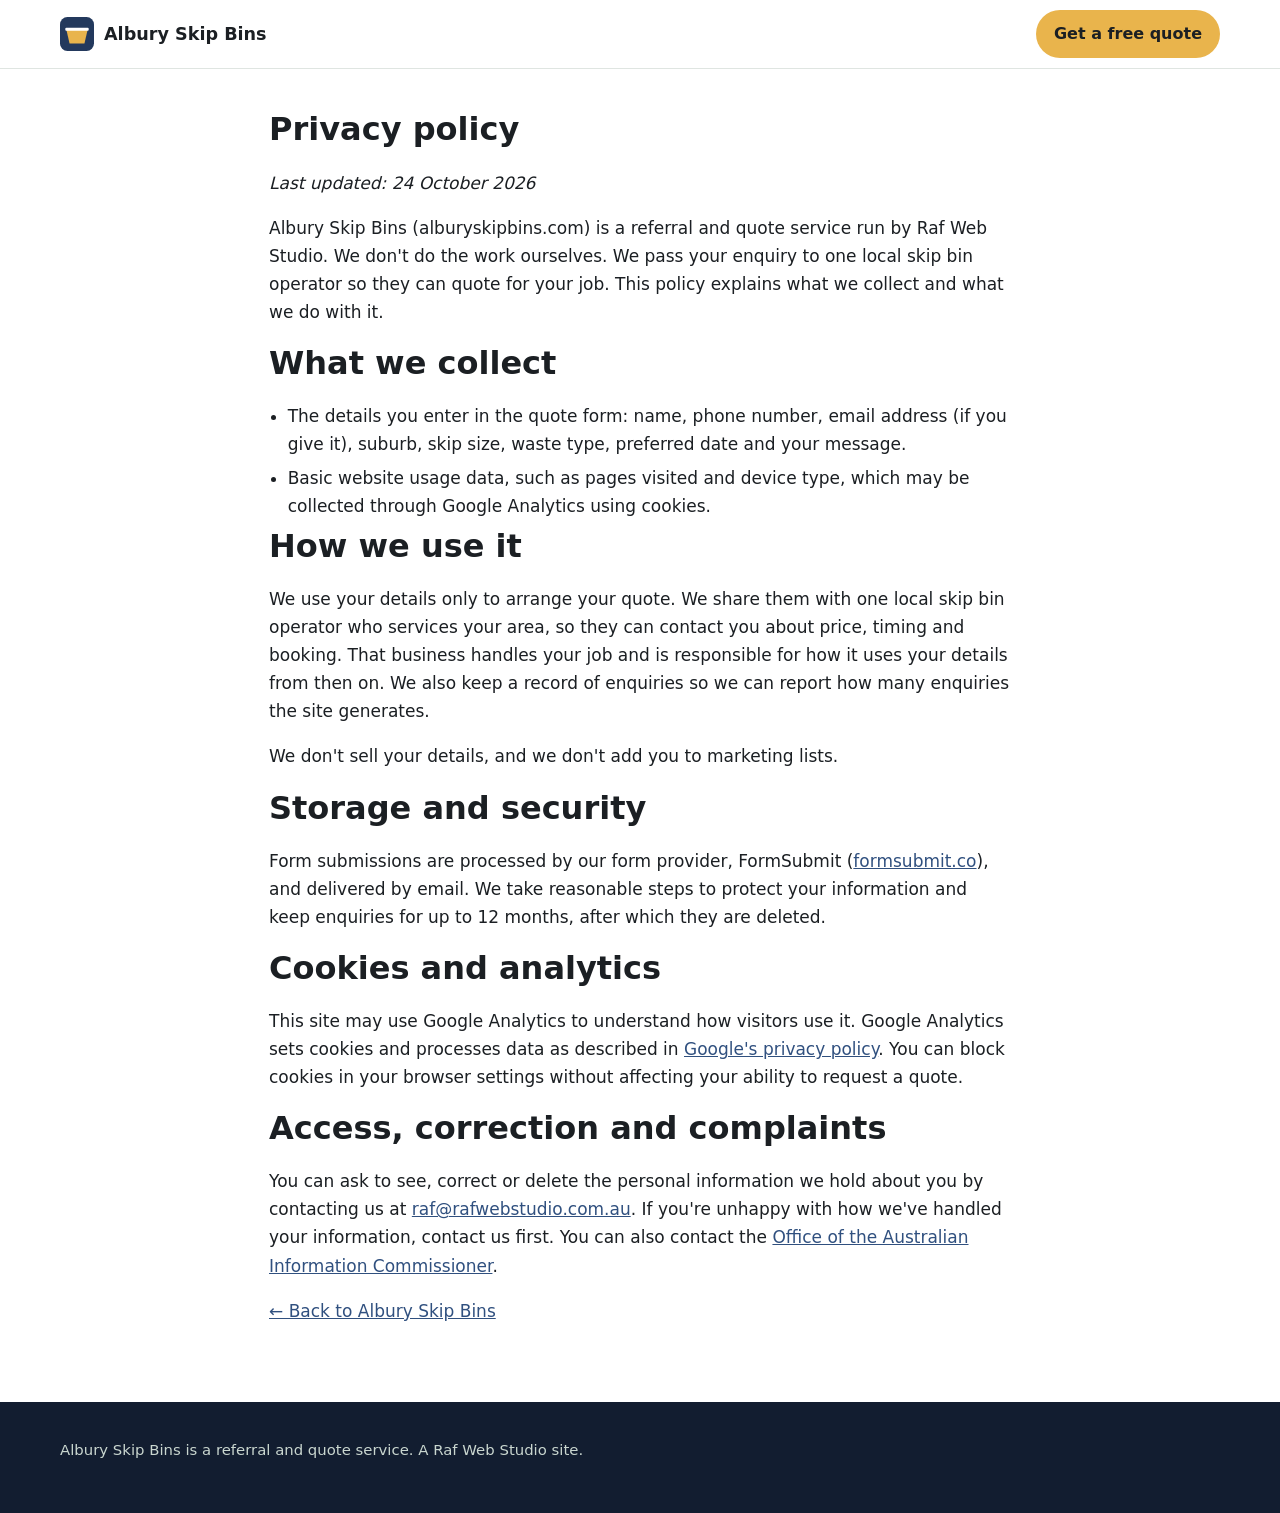
<file: privacy.html>
<!doctype html>
<html lang="en-AU">
<head>
<meta charset="utf-8">
<meta name="viewport" content="width=device-width, initial-scale=1">
<title>Privacy Policy | Albury Skip Bins</title>
<meta name="description" content="How Albury Skip Bins collects, uses and shares the details you send when you request a quote.">
<link rel="canonical" href="https://alburyskipbins.com/privacy.html">
<link rel="icon" href="favicon.svg" type="image/svg+xml">
<link rel="stylesheet" href="styles.css">
<!-- Google tag (gtag.js) -->
<script async src="https://www.googletagmanager.com/gtag/js?id=G-NLGCCS0E47"></script>
<script>
  window.dataLayer = window.dataLayer || [];
  function gtag(){dataLayer.push(arguments);}
  gtag('js', new Date());
  gtag('config', 'G-NLGCCS0E47');
</script>
</head>
<body>
<a class="skip-link" href="#main">Skip to content</a>
<header class="site-header">
  <div class="wrap">
    <a class="brand" href="/" aria-label="Albury Skip Bins home">
      <svg viewBox="0 0 64 64" aria-hidden="true"><rect width="64" height="64" rx="14" fill="#23395d"/><path d="M12 24h40l-6 26H18z" fill="#e9b44c"/><rect x="10" y="20" width="44" height="6" rx="2" fill="#fff"/></svg>
      Albury Skip Bins
    </a>
    <a class="btn btn-call header-call" href="/#quote">Get a free quote</a>
  </div>
</header>
<main id="main" class="legal">
  <h1>Privacy policy</h1>
  <p><em>Last updated: 24 October 2026</em></p>
  <p>Albury Skip Bins (alburyskipbins.com) is a referral and quote service run by Raf Web Studio. We don't do the work ourselves. We pass your enquiry to one local skip bin operator so they can quote for your job. This policy explains what we collect and what we do with it.</p>
  <h2>What we collect</h2>
  <ul class="clean">
    <li>The details you enter in the quote form: name, phone number, email address (if you give it), suburb, skip size, waste type, preferred date and your message.</li>
    <li>Basic website usage data, such as pages visited and device type, which may be collected through Google Analytics using cookies.</li>
  </ul>
  <h2>How we use it</h2>
  <p>We use your details only to arrange your quote. We share them with one local skip bin operator who services your area, so they can contact you about price, timing and booking. That business handles your job and is responsible for how it uses your details from then on. We also keep a record of enquiries so we can report how many enquiries the site generates.</p>
  <p>We don't sell your details, and we don't add you to marketing lists.</p>
  <h2>Storage and security</h2>
  <p>Form submissions are processed by our form provider, FormSubmit (<a href="https://formsubmit.co/" rel="noopener">formsubmit.co</a>), and delivered by email. We take reasonable steps to protect your information and keep enquiries for up to 12 months, after which they are deleted.</p>
  <h2>Cookies and analytics</h2>
  <p>This site may use Google Analytics to understand how visitors use it. Google Analytics sets cookies and processes data as described in <a href="https://policies.google.com/privacy" rel="noopener">Google's privacy policy</a>. You can block cookies in your browser settings without affecting your ability to request a quote.</p>
  <h2>Access, correction and complaints</h2>
  <p>You can ask to see, correct or delete the personal information we hold about you by contacting us at <a href="mailto:raf@rafwebstudio.com.au">raf@rafwebstudio.com.au</a>. If you're unhappy with how we've handled your information, contact us first. You can also contact the <a href="https://www.oaic.gov.au/" rel="noopener">Office of the Australian Information Commissioner</a>.</p>
  <p><a href="/">&larr; Back to Albury Skip Bins</a></p>
</main>
<footer class="site-footer"><div class="wrap"><p>Albury Skip Bins is a referral and quote service. A Raf Web Studio site.</p></div></footer>
</body>
</html>
</file>
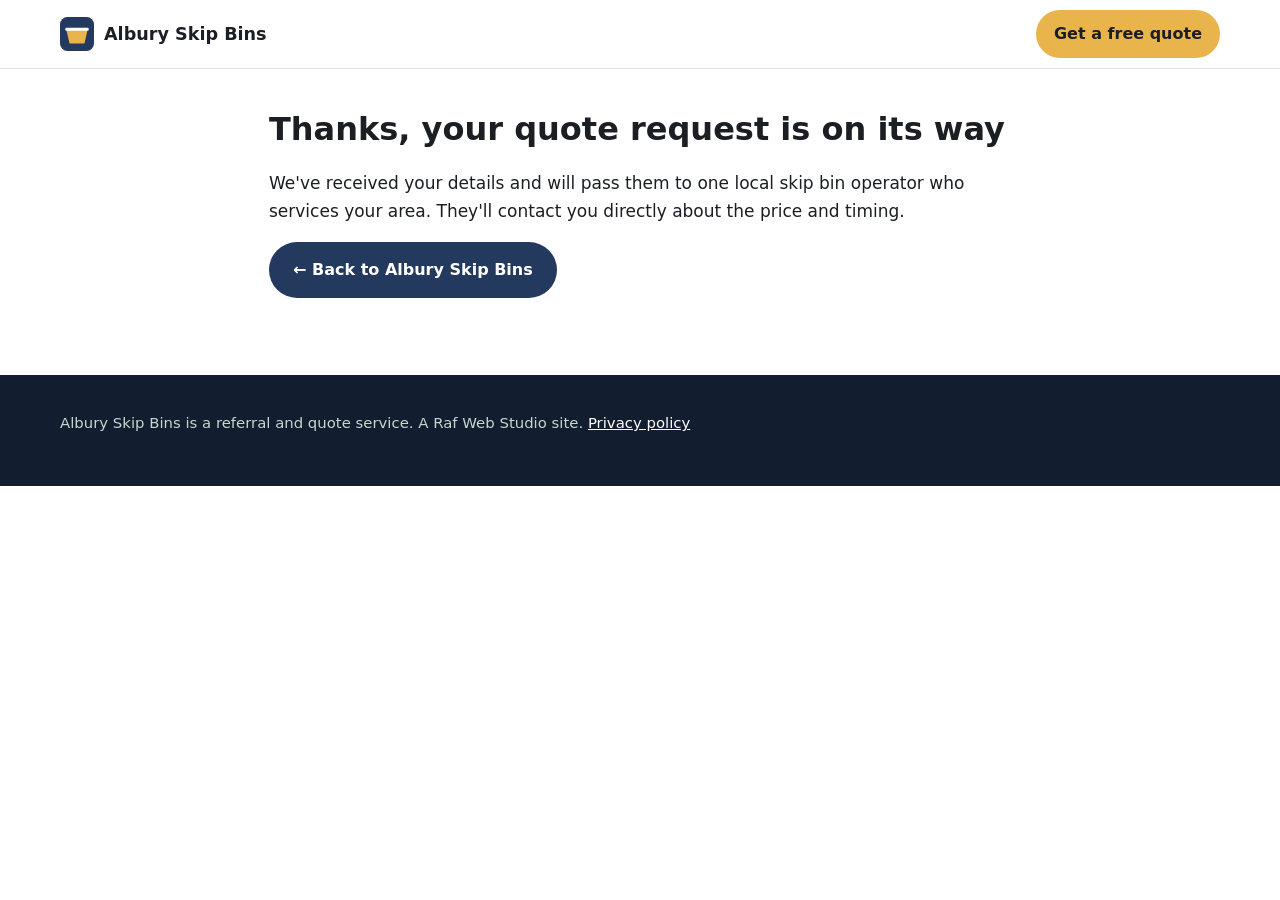
<file: thanks.html>
<!doctype html>
<html lang="en-AU">
<head>
<meta charset="utf-8">
<meta name="viewport" content="width=device-width, initial-scale=1">
<title>Thanks, we've got your quote request | Albury Skip Bins</title>
<meta name="robots" content="noindex, nofollow">
<link rel="icon" href="favicon.svg" type="image/svg+xml">
<link rel="stylesheet" href="styles.css">
<!-- Google tag (gtag.js) -->
<script async src="https://www.googletagmanager.com/gtag/js?id=G-NLGCCS0E47"></script>
<script>
  window.dataLayer = window.dataLayer || [];
  function gtag(){dataLayer.push(arguments);}
  gtag('js', new Date());
  gtag('config', 'G-NLGCCS0E47');
</script>
<script>gtag('event','generate_lead',{form_name:'skip_bin_quote',source:'alburyskipbins.com'});</script>
</head>
<body>
<a class="skip-link" href="#main">Skip to content</a>
<header class="site-header">
  <div class="wrap">
    <a class="brand" href="/" aria-label="Albury Skip Bins home">
      <svg viewBox="0 0 64 64" aria-hidden="true"><rect width="64" height="64" rx="14" fill="#23395d"/><path d="M12 24h40l-6 26H18z" fill="#e9b44c"/><rect x="10" y="20" width="44" height="6" rx="2" fill="#fff"/></svg>
      Albury Skip Bins
    </a>
    <a class="btn btn-call header-call" href="/#quote">Get a free quote</a>
  </div>
</header>
<main id="main" class="legal">
  <h1>Thanks, your quote request is on its way</h1>
  <p>We've received your details and will pass them to one local skip bin operator who services your area. They'll contact you directly about the price and timing.</p>
  <p><a class="btn btn-primary" href="/">&larr; Back to Albury Skip Bins</a></p>
</main>
<footer class="site-footer"><div class="wrap"><p>Albury Skip Bins is a referral and quote service. A Raf Web Studio site. <a href="privacy.html">Privacy policy</a></p></div></footer>
</body>
</html>
</file>
<file: styles.css>
:root{
  --green:#23395d;--green-2:#30507f;--yellow:#e9b44c;--ink:#1b1f23;--muted:#555e66;
  --bg:#ffffff;--soft:#f4f7f5;--line:#dfe5e1;--radius:14px;--max:1200px;
}
*{box-sizing:border-box}
html{scroll-behavior:smooth}
body{margin:0;font-family:system-ui,-apple-system,"Segoe UI",Roboto,Arial,sans-serif;color:var(--ink);background:var(--bg);line-height:1.65;font-size:17px;padding-bottom:72px}
@media(min-width:800px){body{padding-bottom:0}}
img,svg{max-width:100%}
a{color:var(--green-2)}
a:focus-visible,button:focus-visible,input:focus-visible,select:focus-visible,textarea:focus-visible{outline:3px solid var(--yellow);outline-offset:2px}
.wrap{max-width:var(--max);margin:0 auto;padding:0 20px}
.skip-link{position:absolute;left:-999px;top:0;background:#fff;padding:8px 12px;z-index:100}
.skip-link:focus{left:8px}
h1,h2,h3{line-height:1.25;margin:0 0 .6em}
h1{font-size:clamp(1.9rem,4.5vw,2.9rem)}
h2{font-size:clamp(1.5rem,3vw,2rem);margin-top:0}
h3{font-size:1.15rem}
p{margin:0 0 1em}

/* header */
.site-header{background:#fff;border-bottom:1px solid var(--line);position:sticky;top:0;z-index:50}
.site-header .wrap{display:flex;align-items:center;justify-content:space-between;gap:16px;padding-top:10px;padding-bottom:10px}
.brand{display:flex;align-items:center;gap:10px;font-weight:800;color:var(--ink);text-decoration:none;font-size:1.1rem}
.brand svg{width:34px;height:34px}
.nav{display:none;gap:18px}
.nav a{color:var(--ink);text-decoration:none;font-weight:600;font-size:.95rem}
.nav a:hover{color:var(--green-2)}
@media(min-width:900px){.nav{display:flex}}

/* buttons */
.btn{display:inline-flex;align-items:center;justify-content:center;gap:8px;font-weight:700;border-radius:999px;padding:13px 22px;text-decoration:none;border:2px solid transparent;cursor:pointer;font-size:1rem}
.btn svg{width:20px;height:20px}
.btn-call{background:var(--yellow);color:#1b1f23}
.btn-call:hover{background:#e9b44c}
.btn-ghost{background:transparent;color:#fff;border-color:rgba(255,255,255,.7)}
.btn-ghost:hover{background:rgba(255,255,255,.12)}
.btn-primary{background:var(--green);color:#fff}
.btn-primary:hover{background:var(--green-2)}
.header-call{display:none}
@media(min-width:600px){.header-call{display:inline-flex;padding:9px 16px}}

/* hero */
.hero{background:linear-gradient(135deg,#23395d 0%,#30507f 60%,#30507f 100%);color:#fff;padding:48px 0 56px}
.hero .wrap{display:grid;gap:32px}
@media(min-width:900px){.hero .wrap{grid-template-columns:1.15fr .85fr;align-items:center}}
.hero p.lead{font-size:1.15rem;color:#e6f2ec;max-width:38em}
.hero .ctas{display:flex;flex-wrap:wrap;gap:12px;margin:22px 0 18px}
.ticks{list-style:none;padding:0;margin:0;display:grid;gap:6px;color:#e6f2ec}
.ticks li{display:flex;gap:8px;align-items:flex-start}
.ticks svg{flex:0 0 20px;width:20px;height:20px;margin-top:3px}
.hero-card{background:#fff;color:var(--ink);border-radius:var(--radius);padding:22px;box-shadow:0 12px 30px rgba(0,0,0,.18)}
.hero-card h2{font-size:1.25rem}
.hero-card ol{margin:0;padding-left:1.2em}
.hero-card li{margin-bottom:.5em}

/* sections */
section{padding:56px 0}
section.alt{background:var(--soft)}
.intro{max-width:46em}
.grid{display:grid;gap:18px}
@media(min-width:700px){.grid-2{grid-template-columns:1fr 1fr}.grid-3{grid-template-columns:repeat(3,1fr)}}
.card{background:#fff;border:1px solid var(--line);border-radius:var(--radius);padding:20px}
.card .size{display:inline-block;background:var(--green);color:#fff;font-weight:800;border-radius:8px;padding:3px 10px;margin-bottom:8px}
.icon{width:36px;height:36px;color:var(--green);margin-bottom:6px}

table{width:100%;border-collapse:collapse;background:#fff;border-radius:var(--radius);overflow:hidden;border:1px solid var(--line)}
caption{text-align:left;font-weight:700;padding:0 0 10px}
th,td{padding:12px 14px;text-align:left;border-bottom:1px solid var(--line);vertical-align:top}
th{background:#e9f1ec;font-size:.95rem}
.table-scroll{overflow-x:auto}
.note{font-size:.93rem;color:var(--muted)}
.yes h3{color:var(--green)}
.no h3{color:#b02a37}
ul.clean{padding-left:1.1em;margin:0}
ul.clean li{margin-bottom:.35em}

.areas{display:flex;flex-wrap:wrap;gap:8px;list-style:none;padding:0;margin:0 0 1em}
.areas li{background:#fff;border:1px solid var(--line);border-radius:999px;padding:6px 14px;font-size:.95rem}

/* faq */
details{background:#fff;border:1px solid var(--line);border-radius:var(--radius);padding:4px 18px;margin-bottom:10px}
summary{cursor:pointer;font-weight:700;padding:12px 0;list-style:none}
summary::-webkit-details-marker{display:none}
summary::after{content:"+";float:right;font-size:1.3rem;line-height:1;color:var(--green)}
details[open] summary::after{content:"–"}

/* form */
.quote{background:var(--green);color:#fff}
.quote .wrap{display:grid;gap:28px}
@media(min-width:900px){.quote .wrap{grid-template-columns:.8fr 1.2fr}}
.quote p{color:#e6f2ec}
form.quote-form{background:#fff;color:var(--ink);border-radius:var(--radius);padding:22px;display:grid;gap:14px}
@media(min-width:600px){form.quote-form{grid-template-columns:1fr 1fr}.full{grid-column:1/-1}}
label{display:block;font-weight:600;font-size:.95rem;margin-bottom:4px}
input,select,textarea{width:100%;font:inherit;padding:11px 12px;border:1.5px solid #b8c4bd;border-radius:10px;background:#fff;color:var(--ink)}
textarea{min-height:110px;resize:vertical}
.req{color:#b02a37}
.consent{font-size:.88rem;color:var(--muted)}

/* footer */
.site-footer{background:#121d30;color:#c9d6cf;padding:36px 0;font-size:.93rem}
.site-footer a{color:#fff}
.site-footer .wrap{display:grid;gap:10px}

/* sticky mobile call bar */
.mobile-call{position:fixed;left:0;right:0;bottom:0;z-index:60;display:flex;gap:8px;padding:10px 12px;background:#fff;border-top:1px solid var(--line);box-shadow:0 -6px 18px rgba(0,0,0,.08)}
.mobile-call .btn{flex:1;padding:12px 10px}
@media(min-width:800px){.mobile-call{display:none}}

.legal{max-width:46em;padding:40px 20px 60px;margin:0 auto}
.legal h1{font-size:2rem}

/* images */
.about-grid{display:grid;gap:28px;align-items:center}
@media(min-width:900px){.about-grid{grid-template-columns:1.2fr .8fr}}
figure{margin:0}
.photo img{width:100%;height:auto;display:block;border-radius:var(--radius)}
.photo figcaption,.size-figs figcaption{font-size:.85rem;color:var(--muted);margin-top:6px}
.local-photo{max-width:720px;margin-top:8px}
.size-figs{display:grid;gap:14px;margin:6px 0 10px;grid-template-columns:1fr}
@media(min-width:600px){.size-figs{grid-template-columns:1fr 1fr}}
.size-figs img{width:100%;height:auto;display:block;border-radius:10px;border:1px solid var(--line);background:#f4f7f5}
.size-figs figcaption{font-weight:700;color:var(--ink)}
.credits{font-size:.8rem;color:#9fb3a8}

/* banner hero */
.hero{position:relative;overflow:hidden;background:#121d30;padding:56px 0 64px}
.hero-bg,.hero-bg img{position:absolute;inset:0;width:100%;height:100%}
.hero-bg img{object-fit:cover;object-position:center 40%;filter:brightness(1.08)}
.hero::before{content:"";position:absolute;inset:0;z-index:1;background:linear-gradient(90deg,rgba(8,24,16,.58) 0%,rgba(8,24,16,.36) 45%,rgba(8,24,16,.14) 100%)}
.hero .wrap.hero-grid{position:relative;z-index:2;display:grid;gap:32px;align-items:center}
@media(min-width:960px){.hero .wrap.hero-grid{grid-template-columns:1.05fr .95fr;gap:48px}.hero{padding:72px 0 80px}}
.hero h1{text-shadow:0 2px 4px rgba(0,0,0,.45),0 4px 22px rgba(0,0,0,.45)}
.hero .lead,.hero .updated{text-shadow:0 1px 3px rgba(0,0,0,.6)}
.hero-copy .ticks{margin:6px 0 20px}
.hero-copy .ctas{margin:0}
.hero-form-card{background:#fff;color:var(--ink);border-radius:var(--radius);padding:24px;box-shadow:0 18px 40px rgba(0,0,0,.35);scroll-margin-top:80px}
.hero-form-card h2{font-size:1.45rem;margin-bottom:.3em}
.hero-form-card .form-intro{color:var(--muted);font-size:.95rem;margin-bottom:12px}
.hero-form-card form.quote-form{padding:0;box-shadow:none;border-radius:0;gap:12px}
.hero-form-card input,.hero-form-card select,.hero-form-card textarea{padding:9px 11px}
.hero-form-card textarea{min-height:72px}
.hero-form-card .consent{margin:10px 0 0}
.photo-credit{position:absolute;right:10px;bottom:6px;z-index:2;margin:0;font-size:.72rem;color:rgba(255,255,255,.8)}
.photo-credit a{color:#fff}
.how-card{background:#fff;color:var(--ink);border-radius:var(--radius);padding:22px}
.how-card ol{margin:0;padding-left:1.2em}.how-card li{margin-bottom:.5em}

/* v2 */
.hero .lead{color:#fff}
.updated{font-size:.85rem;color:#e6f2ec;margin:14px 0 0}
.updated-dark{font-size:.9rem;color:var(--muted);font-weight:600;margin-top:-.4em}
fieldset{border:0;margin:0;padding:0;min-width:0}
.step{display:grid;gap:12px;grid-template-columns:1fr}
@media(min-width:600px){.step{grid-template-columns:1fr 1fr}}
.step-label{font-size:.8rem;font-weight:700;text-transform:uppercase;letter-spacing:.04em;color:var(--green-2);margin-bottom:6px;padding:0}
.step-2{margin-top:16px}
.js .is-step-1 .step-2{display:none}
.js .is-step-2 .step-1{display:none}
.js .is-step-2 .step-2{margin-top:0}
.js-only{display:none}
.js .js-only{display:block}
.js .step2-actions .js-only{display:inline-block}
.other-wrap{display:none}.other-wrap.show{display:block}
html:not(.js) .other-wrap{display:block}
.btn-block{width:100%}
.btn-link{background:none;border:0;color:var(--green-2);font:inherit;font-weight:600;cursor:pointer;margin-left:14px;text-decoration:underline}
.microcopy{font-size:.86rem;color:var(--muted);margin:0}
.form-error{color:#b02a37;font-weight:600;font-size:.9rem;margin:0}
[aria-invalid="true"]{border-color:#b02a37}
.hero-form-card .quote-form{display:block}
.trust{background:#121d30;color:#e6f2ec;padding:16px 0}
.trust-list{list-style:none;margin:0 auto;display:grid;gap:10px 24px;grid-template-columns:1fr}
@media(min-width:700px){.trust-list{grid-template-columns:1fr 1fr}}
@media(min-width:1000px){.trust-list{grid-template-columns:repeat(4,1fr)}}
.trust-list li{display:flex;gap:8px;align-items:flex-start;font-size:.95rem}
.trust-list svg{flex:0 0 20px;width:20px;height:20px;color:var(--yellow);margin-top:3px}
.trust-list strong{color:#fff}
ol.steps{list-style:none;padding:0;margin:0 0 16px}
.step-num{display:inline-grid;place-items:center;width:34px;height:34px;border-radius:50%;background:var(--yellow);color:#1b1f23;font-weight:800;margin-bottom:8px}
.equiv{font-weight:700;color:var(--green-2);margin:-.2em 0 .5em}
.price-table td{white-space:nowrap}
.area-groups{display:grid;gap:8px 28px;margin-bottom:12px}
@media(min-width:800px){.area-groups{grid-template-columns:1fr 1fr}}
.area-group h3{font-size:1rem;margin:10px 0 8px}
/* photo cards */
.photo-cards{display:grid;gap:20px;grid-template-columns:1fr;margin:10px 0 28px}
@media(min-width:620px){.photo-cards{grid-template-columns:1fr 1fr}}
@media(min-width:1000px){.photo-cards{grid-template-columns:repeat(4,1fr)}}
.photo-card{position:relative;display:flex;flex-direction:column;background:#fff;border:1px solid var(--line);border-radius:var(--radius);overflow:hidden;text-decoration:none;color:var(--ink);box-shadow:0 6px 18px rgba(0,0,0,.06);transition:transform .15s,box-shadow .15s}
.photo-card:hover{transform:translateY(-2px);box-shadow:0 10px 24px rgba(0,0,0,.1)}
.pc-img{display:block;aspect-ratio:4/3;overflow:hidden;background:#f4f7f5}
.pc-img img{width:100%;height:100%;object-fit:cover;display:block}
.pc-svg img{object-fit:contain;padding:12px}
.pc-icon{position:absolute;left:18px;top:-26px;width:52px;height:52px;border-radius:50%;background:var(--yellow);color:#121d30;display:grid;place-items:center;border:4px solid #fff;box-shadow:0 4px 10px rgba(0,0,0,.15)}
.pc-icon svg{width:24px;height:24px}
.pc-body{position:relative;display:block;padding:34px 18px 18px}
.pc-title{display:block;font-size:1.1rem;margin-bottom:6px}
.pc-text{display:block;font-size:.95rem;color:var(--muted)}
.more-jobs h3{margin-bottom:.4em}
/* truck band */
.band-wrap{padding:8px 0 48px}
.truck-band{position:relative;border-radius:var(--radius);overflow:hidden;min-height:260px;display:flex;align-items:flex-end}
.truck-band img{position:absolute;inset:0;width:100%;height:100%;object-fit:cover;object-position:center 60%}
.truck-band::after{content:"";position:absolute;inset:0;background:linear-gradient(90deg,rgba(8,24,16,.72) 0%,rgba(8,24,16,.35) 55%,rgba(8,24,16,0) 100%)}
.band-text{position:relative;z-index:1;padding:28px;max-width:560px}
.band-line{color:#fff;font-size:clamp(1.4rem,3vw,2rem);font-weight:800;line-height:1.2;margin:0 0 16px;text-shadow:0 2px 8px rgba(0,0,0,.4)}
@media(min-width:900px){.truck-band{min-height:420px;align-items:center}.band-text{padding:44px}}
.closing-inner{display:grid;gap:12px;align-items:center}
@media(min-width:900px){.quote .wrap.closing-inner{grid-template-columns:1fr auto}}
.closing-grid{display:grid;gap:28px;align-items:center}
@media(min-width:900px){.quote .wrap.closing-grid{grid-template-columns:.9fr 1.1fr}}
.closing-photo img{width:100%;height:auto;display:block;border-radius:var(--radius);box-shadow:0 12px 30px rgba(0,0,0,.25)}

/* How it works step photos */
.step-card{padding:0;overflow:hidden;display:flex;flex-direction:column}
.step-img{display:block;aspect-ratio:3/2;background:#e9efe9}
.step-img img{display:block;width:100%;height:100%;object-fit:cover;border-radius:var(--radius) var(--radius) 0 0}
.step-body{position:relative;padding:30px 20px 20px}
.step-card .step-num{position:absolute;top:-21px;left:20px;width:42px;height:42px;margin:0;font-size:1.1rem;border:3px solid #fff;box-shadow:0 2px 6px rgba(0,0,0,.18)}
.step-card h3{margin-top:0}

/* seo-pages-v1 */
.page-hero{background:var(--green);color:#fff;padding:34px 0 38px}
.page-hero h1{color:#fff;margin-bottom:.4em}
.page-hero .lead{color:#fff;font-size:1.12rem;max-width:44em;margin-bottom:.6em}
.page-hero .updated{color:#e6f2ec;font-size:.9rem;margin:0}
.crumbs{font-size:.9rem;margin-bottom:14px;color:#e6f2ec}
.crumbs ol{list-style:none;padding:0;margin:0;display:flex;flex-wrap:wrap;gap:6px}
.crumbs li+li::before{content:"›";margin-right:6px;opacity:.8}
.crumbs a{color:#fff}
.page-grid{display:grid;gap:36px;padding-top:40px;padding-bottom:48px}
@media(min-width:960px){.page-grid{grid-template-columns:minmax(0,1fr) 380px;align-items:start}.page-aside{position:sticky;top:84px}}
.page-body h2{margin-top:1.4em;font-size:clamp(1.3rem,2.6vw,1.7rem)}
.page-body h2:first-child{margin-top:0}
.page-body figure{margin:0 0 1.4em}
.page-body figure img{width:100%;height:auto;border-radius:var(--radius);display:block}
.page-body figcaption{font-size:.85rem;color:var(--muted);margin-top:6px}
.page-body table{width:100%;border-collapse:collapse;margin:0 0 1.2em}
.page-body th,.page-body td{border:1px solid var(--line);padding:8px 10px;text-align:left;vertical-align:top}
.page-body .callout{background:var(--soft);border-left:4px solid var(--green);padding:14px 16px;border-radius:8px;margin:0 0 1.2em}
.page-body .sources{font-size:.88rem;color:var(--muted)}
.link-list{display:flex;flex-wrap:wrap;gap:10px;list-style:none;padding:0;margin:0 0 1em}
.link-list a{display:inline-block;background:#fff;border:1px solid var(--line);border-radius:999px;padding:7px 15px;text-decoration:none;font-weight:600}
.link-list a:hover{border-color:var(--green)}
.areas a{text-decoration:none;font-weight:600}
.guide-cards{display:grid;gap:16px}
@media(min-width:700px){.guide-cards{grid-template-columns:repeat(3,1fr)}}
.guide-cards a{display:block;background:#fff;border:1px solid var(--line);border-radius:var(--radius);padding:18px;text-decoration:none;color:var(--ink)}
.guide-cards a strong{display:block;color:var(--green-2);font-size:1.08rem;margin-bottom:4px}
.guide-cards a:hover{border-color:var(--green)}
.footer-links{display:flex;flex-wrap:wrap;gap:6px 14px}

/* site-specific */
.photo-note{font-size:.8rem;color:var(--muted);margin-top:8px}
.disclaimer{background:#fff8e6;border:1px solid #f0d58a;border-radius:var(--radius);padding:16px 18px;font-size:.95rem}

/* summary-v1 */
.summary{font-size:1.05rem;font-weight:600;max-width:44em;margin:0 0 .7em}
.hero .summary,.page-hero .summary{color:#fff}
</file>
